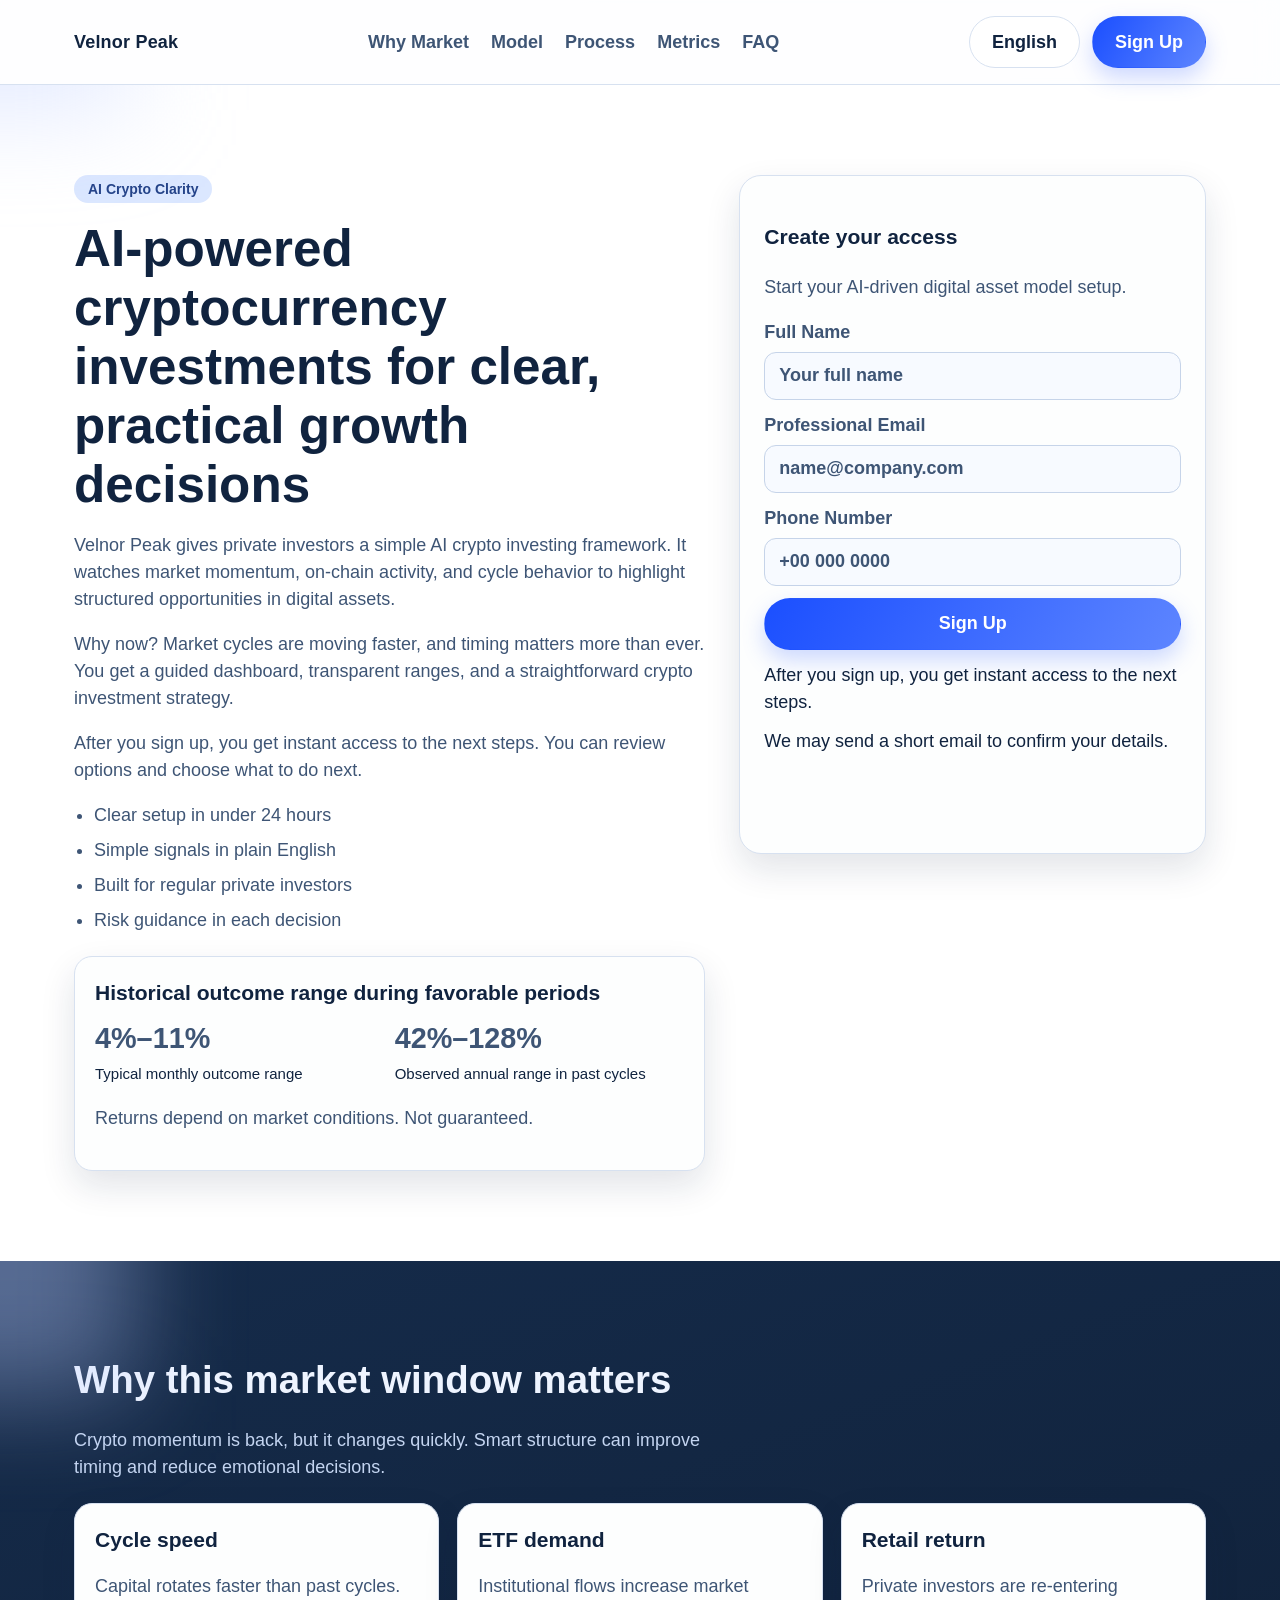
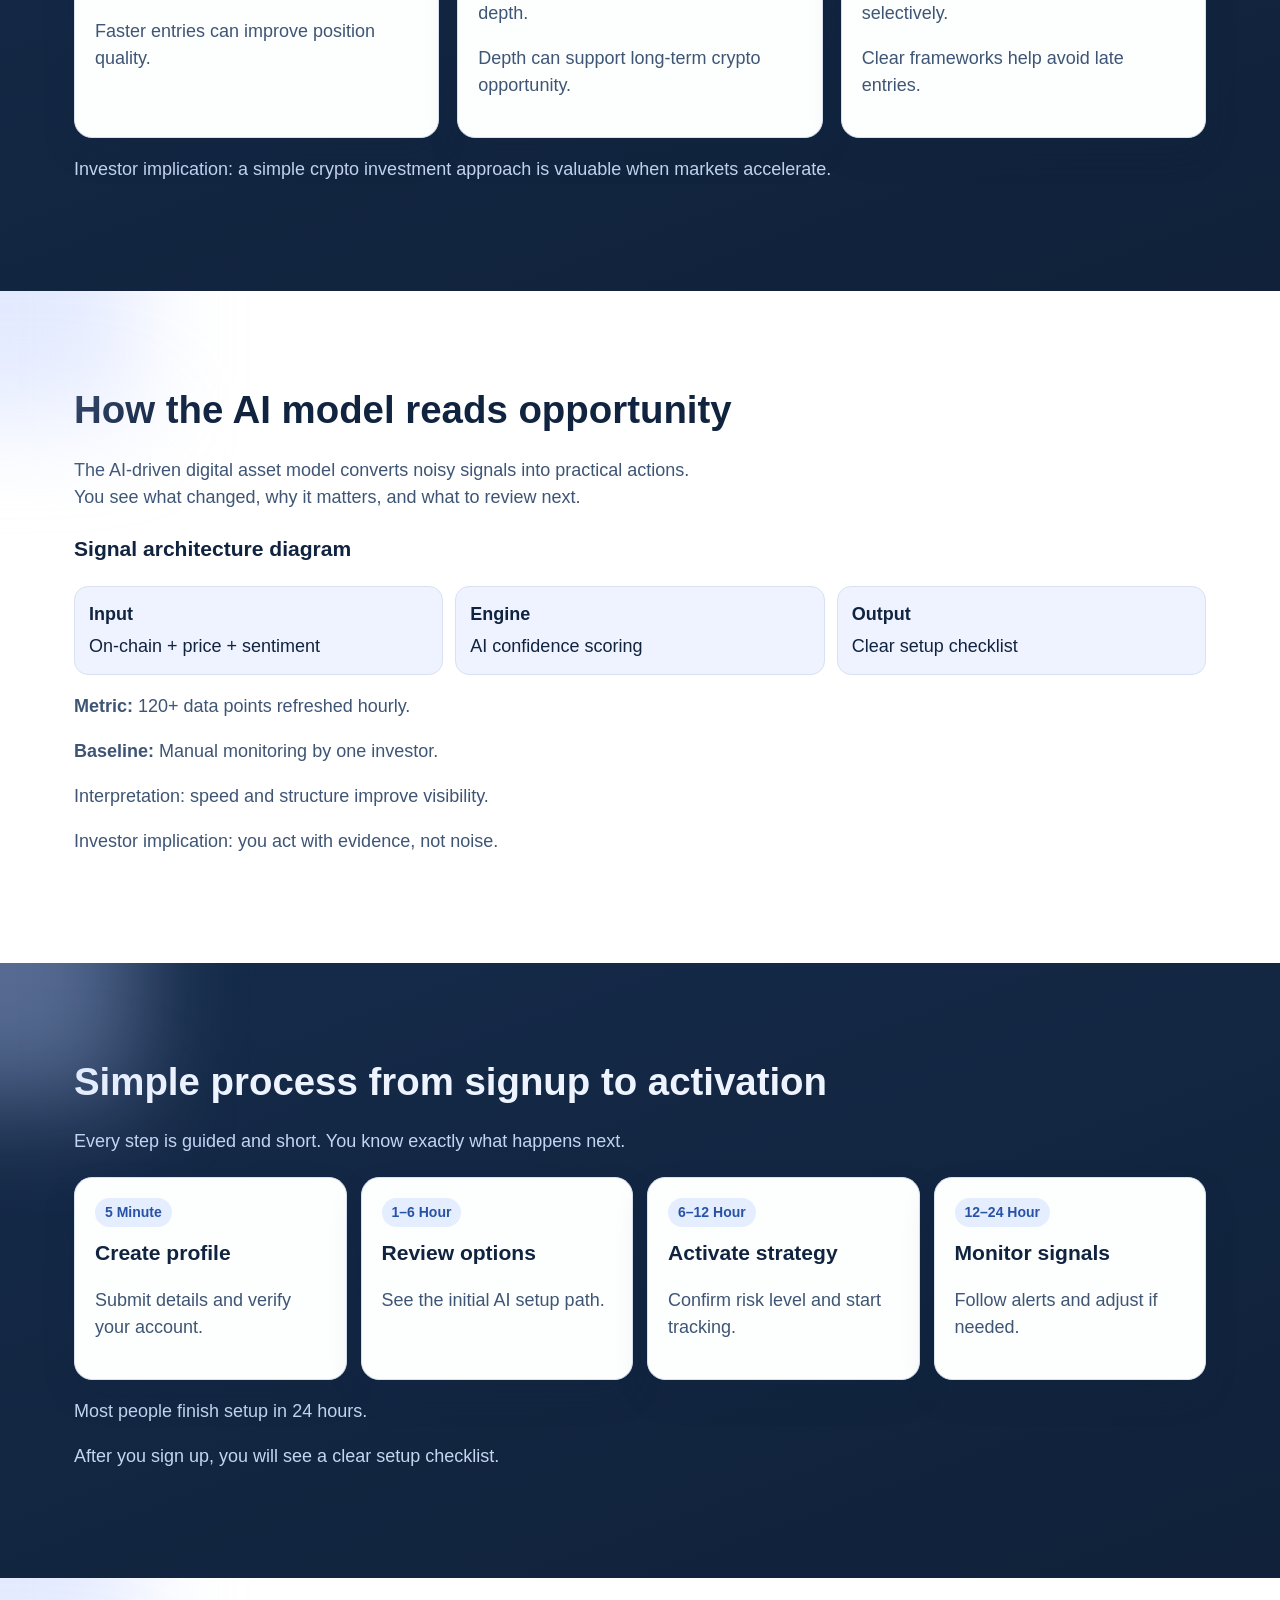
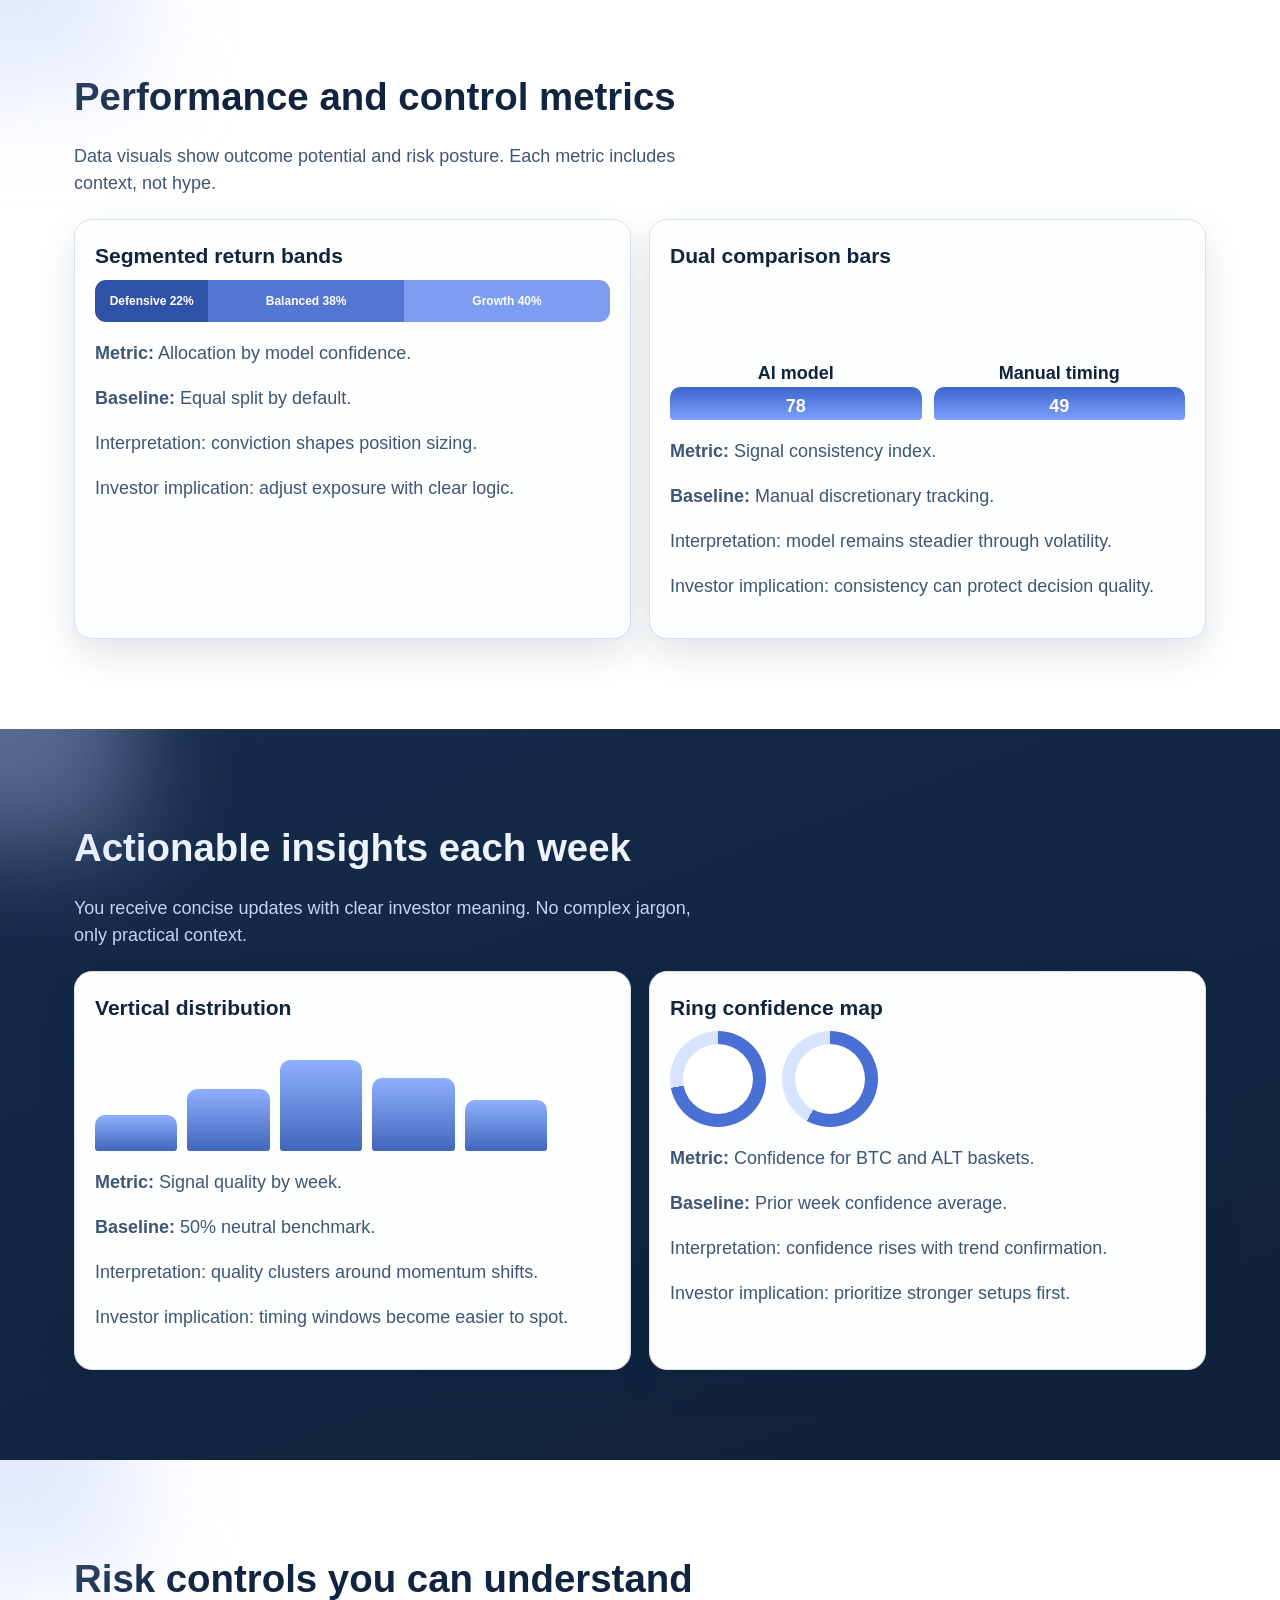
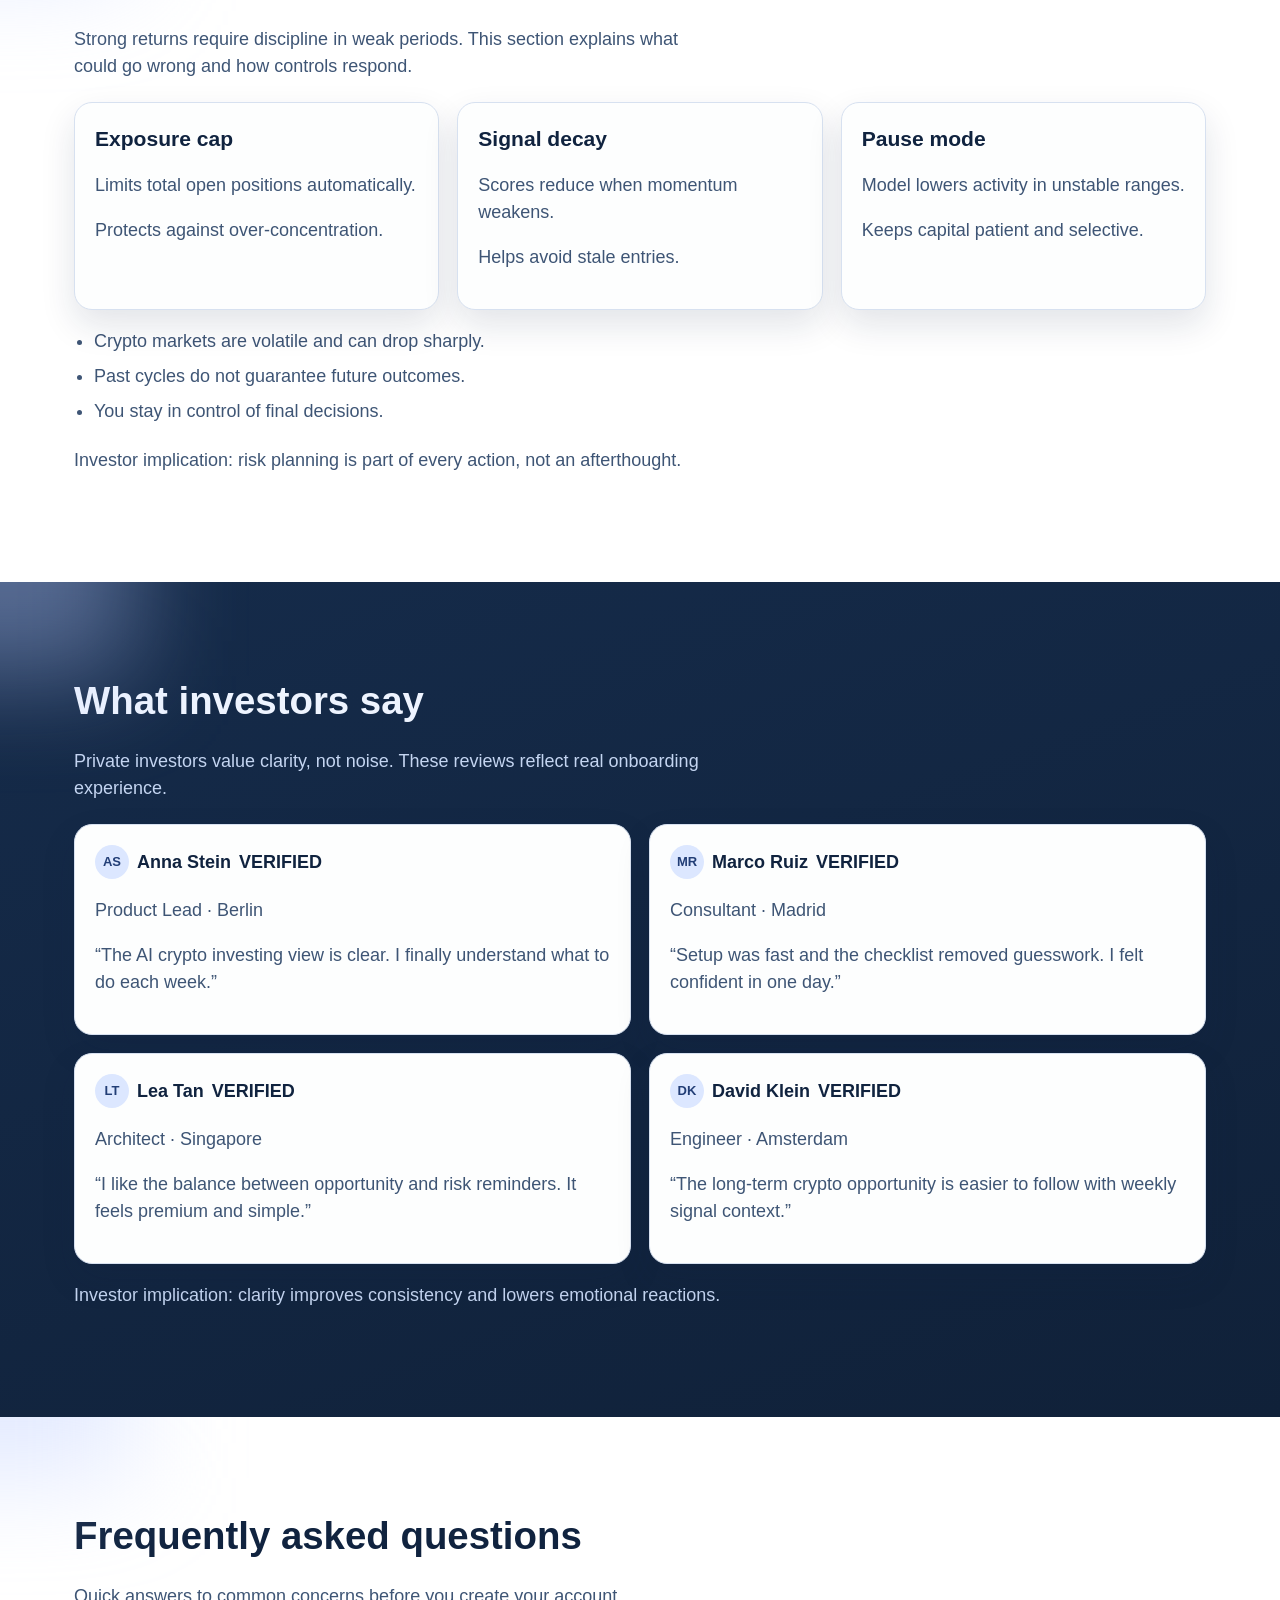
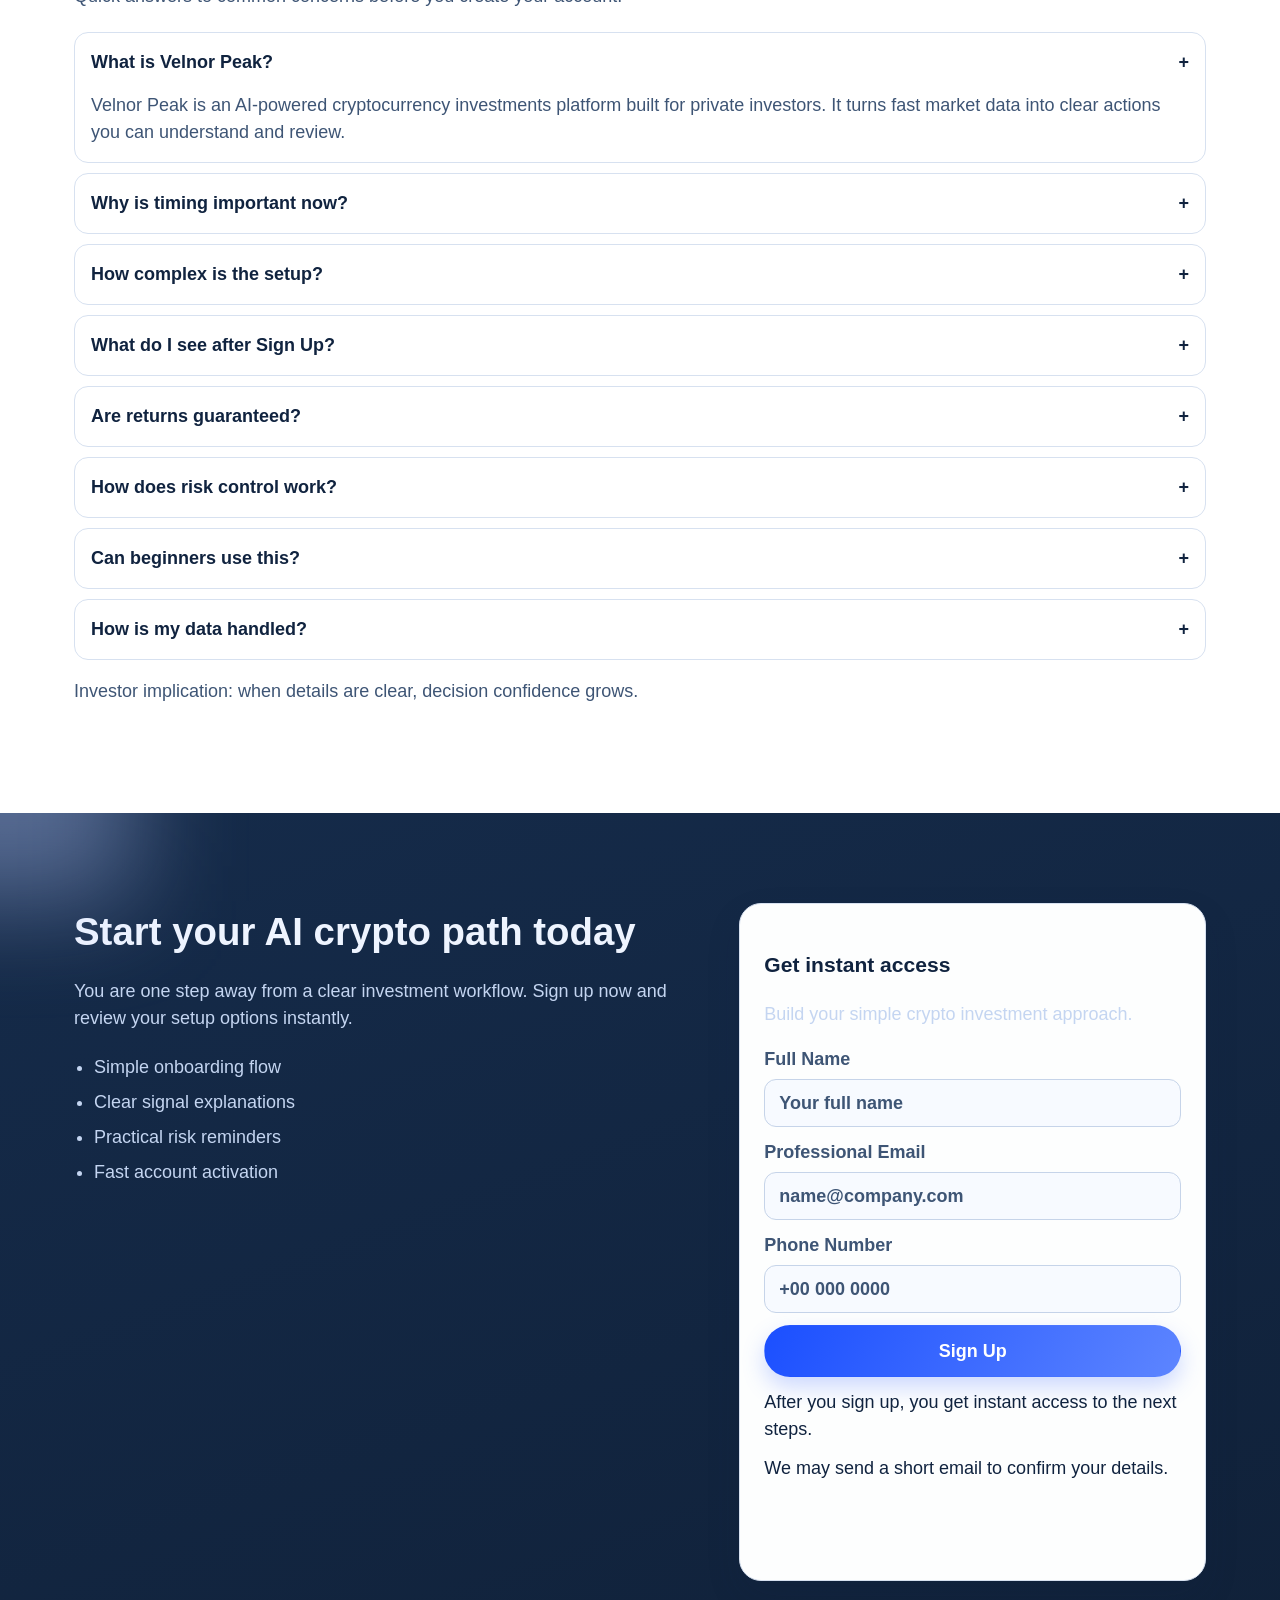
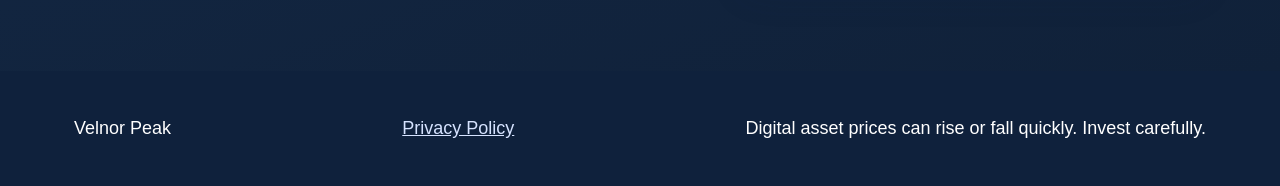
<file: index.html>
<!DOCTYPE html>
<html lang="en">
<head>
    <meta charset="UTF-8" />
    <meta name="viewport" content="width=device-width, initial-scale=1.0" />
    <title>Velnor Peak | AI-Powered Cryptocurrency Investments Global</title>
    <meta name="description" content="Explore Velnor Peak, a premium AI crypto investing experience with clear setup, risk controls, and smart insights for private investors (English route)." />
    <link rel="canonical" href="https://velnorpeak.com/" />
    <link rel="alternate" hreflang="en" href="https://velnorpeak.com/" />
    <link rel="alternate" hreflang="de" href="https://velnorpeak.com/de/" />
    <link rel="alternate" hreflang="fr" href="https://velnorpeak.com/fr/" />
    <link rel="alternate" hreflang="es" href="https://velnorpeak.com/es/" />
    <link rel="alternate" hreflang="it" href="https://velnorpeak.com/it/" />
    <link rel="alternate" hreflang="tr" href="https://velnorpeak.com/tr/" />
    <link rel="alternate" hreflang="pt" href="https://velnorpeak.com/pt/" />
    <link rel="alternate" hreflang="ja" href="https://velnorpeak.com/jp/" />
    <link rel="alternate" hreflang="sk" href="https://velnorpeak.com/sk/" />
    <link rel="alternate" hreflang="nl-BE" href="https://velnorpeak.com/be/" />
    <link rel="alternate" hreflang="x-default" href="https://velnorpeak.com/" />
    <meta property="og:type" content="website" />
    <meta property="og:title" content="Velnor Peak | AI-Powered Cryptocurrency Investments Global" />
    <meta property="og:description" content="Explore Velnor Peak, a premium AI crypto investing experience with clear setup, risk controls, and smart insights for private investors (English route)." />
    <meta property="og:url" content="https://velnorpeak.com/" />
    <meta property="og:site_name" content="Velnor Peak" />
    <meta name="twitter:card" content="summary_large_image" />
    <meta name="twitter:title" content="Velnor Peak | AI-Powered Cryptocurrency Investments Global" />
    <meta name="twitter:description" content="Explore Velnor Peak, a premium AI crypto investing experience with clear setup, risk controls, and smart insights for private investors (English route)." />
    <link rel="stylesheet" href="assets/style.css" />
    <script type="application/ld+json">{"@context":"https://schema.org","@type":"Organization","name":"Velnor Peak","url":"https://velnorpeak.com","logo":"https://velnorpeak.com/assets/img/logo.png","sameAs":[]}</script>
    <script type="application/ld+json">{"@context":"https://schema.org","@type":"WebSite","name":"Velnor Peak","url":"https://velnorpeak.com","potentialAction":{"@type":"SearchAction","target":"https://velnorpeak.com/?q={search_term_string}","query-input":"required name=search_term_string"}}</script>
    <script type="application/ld+json">{"@context":"https://schema.org","@type":"FAQPage","mainEntity":[{"@type":"Question","name":"What is Velnor Peak?","acceptedAnswer":{"@type":"Answer","text":"Velnor Peak is an AI-powered cryptocurrency investments platform built for private investors. It turns fast market data into clear actions you can understand and review."}},{"@type":"Question","name":"Why is timing important now?","acceptedAnswer":{"@type":"Answer","text":"Crypto markets move quickly around policy shifts, ETF demand, and liquidity waves. A faster model can help you react with better structure."}},{"@type":"Question","name":"How complex is the setup?","acceptedAnswer":{"@type":"Answer","text":"Setup is simple. You complete one sign-up form, verify details, and follow a short checklist inside your account."}},{"@type":"Question","name":"What do I see after Sign Up?","acceptedAnswer":{"@type":"Answer","text":"After you sign up, you get instant access to the next steps. You can then review options and choose what to do next."}},{"@type":"Question","name":"Are returns guaranteed?","acceptedAnswer":{"@type":"Answer","text":"No. Returns depend on market conditions. The platform provides data-driven guidance, but outcomes are never guaranteed."}},{"@type":"Question","name":"How does risk control work?","acceptedAnswer":{"@type":"Answer","text":"The model uses position sizing, signal confidence tiers, and exposure limits. This helps reduce emotional and oversized decisions."}},{"@type":"Question","name":"Can beginners use this?","acceptedAnswer":{"@type":"Answer","text":"Yes. The experience is designed for regular private investors with clear language, guided flow, and practical insights."}},{"@type":"Question","name":"How is my data handled?","acceptedAnswer":{"@type":"Answer","text":"Your data is processed with strict security controls and used for platform operation, legal duties, and account safety checks."}}]}</script>
</head>
<body>
    <header class="site-header" id="top">
      <div class="container header-inner">
        <a class="brand" href="index.html">Velnor Peak</a>
        <nav class="main-nav" aria-label="Primary">
          <a href="#why-market">Why Market</a>
          <a href="#model">Model</a>
          <a href="#process">Process</a>
          <a href="#metrics">Metrics</a>
          <a href="#faq">FAQ</a>
        </nav>
        <div class="header-actions">
          <div class="lang-switcher" data-dropdown>
            <button class="active-lang" aria-expanded="false" aria-haspopup="true">English</button>
            <ul class="lang-menu" role="menu">
                  <li><a href="de/index.html"><span class="flag">DE</span> <span>Deutsch</span></a></li>
                  <li><a href="fr/index.html"><span class="flag">FR</span> <span>Français</span></a></li>
                  <li><a href="es/index.html"><span class="flag">ES</span> <span>Español</span></a></li>
                  <li><a href="it/index.html"><span class="flag">IT</span> <span>Italiano</span></a></li>
                  <li><a href="tr/index.html"><span class="flag">TR</span> <span>Türkçe</span></a></li>
                  <li><a href="pt/index.html"><span class="flag">PT</span> <span>Português</span></a></li>
                  <li><a href="jp/index.html"><span class="flag">JP</span> <span>日本語</span></a></li>
                  <li><a href="sk/index.html"><span class="flag">SK</span> <span>Slovak</span></a></li>
                  <li><a href="be/index.html"><span class="flag">BE</span> <span>Nederlands (BE)</span></a></li>
            </ul>
          </div>
          <a class="btn btn-primary" href="#hero-form">Sign Up</a>
          <button class="burger" aria-label="Open menu" aria-controls="mobile-drawer" aria-expanded="false"><span></span><span></span><span></span></button>
        </div>
      </div>
    </header>

    <aside class="mobile-drawer" id="mobile-drawer" aria-hidden="true">
      <div class="drawer-content" role="dialog" aria-modal="true" aria-label="Mobile menu">
        <button class="drawer-close" aria-label="Close menu">×</button>
        <nav class="drawer-nav">
          <a href="#why-market">Why Market</a>
          <a href="#model">Model</a>
          <a href="#process">Process</a>
          <a href="#metrics">Metrics</a>
          <a href="#insights">Insights</a>
          <a href="#risk">Risk</a>
          <a href="#faq">FAQ</a>
        </nav>
        <div class="lang-switcher" data-dropdown>
          <button class="active-lang" aria-expanded="false" aria-haspopup="true">English</button>
          <ul class="lang-menu" role="menu">
                  <li><a href="de/index.html"><span class="flag">DE</span> <span>Deutsch</span></a></li>
                  <li><a href="fr/index.html"><span class="flag">FR</span> <span>Français</span></a></li>
                  <li><a href="es/index.html"><span class="flag">ES</span> <span>Español</span></a></li>
                  <li><a href="it/index.html"><span class="flag">IT</span> <span>Italiano</span></a></li>
                  <li><a href="tr/index.html"><span class="flag">TR</span> <span>Türkçe</span></a></li>
                  <li><a href="pt/index.html"><span class="flag">PT</span> <span>Português</span></a></li>
                  <li><a href="jp/index.html"><span class="flag">JP</span> <span>日本語</span></a></li>
                  <li><a href="sk/index.html"><span class="flag">SK</span> <span>Slovak</span></a></li>
                  <li><a href="be/index.html"><span class="flag">BE</span> <span>Nederlands (BE)</span></a></li>
          </ul>
        </div>
        <a class="btn btn-primary" href="#hero-form">Sign Up</a>
      </div>
    </aside>

    <main>
      <section class="section light hero" id="hero">
        <div class="container hero-grid">
          <div>
            <span class="badge">AI Crypto Clarity</span>
            <h1>AI-powered cryptocurrency investments for clear, practical growth decisions</h1>
            <p>Velnor Peak gives private investors a simple AI crypto investing framework. It watches market momentum, on-chain activity, and cycle behavior to highlight structured opportunities in digital assets.</p>
            <p>Why now? Market cycles are moving faster, and timing matters more than ever. You get a guided dashboard, transparent ranges, and a straightforward crypto investment strategy.</p>
            <p>After you sign up, you get instant access to the next steps. You can review options and choose what to do next.</p>
            <ul class="trust-list">
              <li>Clear setup in under 24 hours</li>
              <li>Simple signals in plain English</li>
              <li>Built for regular private investors</li>
              <li>Risk guidance in each decision</li>
            </ul>
            <div class="performance-panel card reveal">
              <h3>Historical outcome range during favorable periods</h3>
              <div class="metric-split">
                <div><p class="metric">4%–11%</p><small>Typical monthly outcome range</small></div>
                <div><p class="metric">42%–128%</p><small>Observed annual range in past cycles</small></div>
              </div>
              <p class="muted">Returns depend on market conditions. Not guaranteed.</p>
            </div>
          </div>
          <div class="form-card" id="hero-form">
            <h3 class="form-title">Create your access</h3>
            <p class="form-sub">Start your AI-driven digital asset model setup.</p>
            <form class="lead-form">
              <label>Full Name<input type="text" name="name" placeholder="Your full name" required /></label>
              <label>Professional Email<input type="email" name="email" placeholder="name@company.com" required /></label>
              <label>Phone Number<input type="tel" name="phone" placeholder="+00 000 0000" required /></label>
              <button class="btn btn-primary" type="submit">Sign Up</button>
              <small>After you sign up, you get instant access to the next steps.</small>
              <small>We may send a short email to confirm your details.</small>
              <p class="success-message" aria-live="polite"></p>
            </form>
          </div>
        </div>
      </section>

      <section class="section dark" id="why-market">
        <div class="container">
          <h2>Why this market window matters</h2>
          <p class="section-intro">Crypto momentum is back, but it changes quickly. Smart structure can improve timing and reduce emotional decisions.</p>
          <div class="card-grid three reveal-group">
            <article class="card reveal"><h3>Cycle speed</h3><p>Capital rotates faster than past cycles.</p><p class="muted">Faster entries can improve position quality.</p></article>
            <article class="card reveal"><h3>ETF demand</h3><p>Institutional flows increase market depth.</p><p class="muted">Depth can support long-term crypto opportunity.</p></article>
            <article class="card reveal"><h3>Retail return</h3><p>Private investors are re-entering selectively.</p><p class="muted">Clear frameworks help avoid late entries.</p></article>
          </div>
          <p class="implication">Investor implication: a simple crypto investment approach is valuable when markets accelerate.</p>
        </div>
      </section>

      <section class="section light" id="model">
        <div class="container">
          <h2>How the AI model reads opportunity</h2>
          <p class="section-intro">The AI-driven digital asset model converts noisy signals into practical actions. You see what changed, why it matters, and what to review next.</p>
          <div class="visual architecture reveal">
            <h3>Signal architecture diagram</h3>
            <div class="layers">
              <div class="layer"><strong>Input</strong><span>On-chain + price + sentiment</span></div>
              <div class="layer"><strong>Engine</strong><span>AI confidence scoring</span></div>
              <div class="layer"><strong>Output</strong><span>Clear setup checklist</span></div>
            </div>
            <p><b>Metric:</b> 120+ data points refreshed hourly.</p>
            <p><b>Baseline:</b> Manual monitoring by one investor.</p>
            <p class="muted">Interpretation: speed and structure improve visibility.</p>
            <p class="implication">Investor implication: you act with evidence, not noise.</p>
          </div>
        </div>
      </section>

      <section class="section dark" id="process">
        <div class="container">
          <h2>Simple process from signup to activation</h2>
          <p class="section-intro">Every step is guided and short. You know exactly what happens next.</p>
          <div class="timeline four reveal-group">
            <article class="card reveal"><span class="time">5 Minute</span><h3>Create profile</h3><p>Submit details and verify your account.</p></article>
            <article class="card reveal"><span class="time">1–6 Hour</span><h3>Review options</h3><p>See the initial AI setup path.</p></article>
            <article class="card reveal"><span class="time">6–12 Hour</span><h3>Activate strategy</h3><p>Confirm risk level and start tracking.</p></article>
            <article class="card reveal"><span class="time">12–24 Hour</span><h3>Monitor signals</h3><p>Follow alerts and adjust if needed.</p></article>
          </div>
          <p class="implication">Most people finish setup in 24 hours.</p>
          <p class="muted">After you sign up, you will see a clear setup checklist.</p>
        </div>
      </section>

      <section class="section light" id="metrics">
        <div class="container">
          <h2>Performance and control metrics</h2>
          <p class="section-intro">Data visuals show outcome potential and risk posture. Each metric includes context, not hype.</p>
          <div class="visual-grid two">
            <article class="card reveal">
              <h3>Segmented return bands</h3>
              <div class="stacked-bars"><span style="--w:22%">Defensive 22%</span><span style="--w:38%">Balanced 38%</span><span style="--w:40%">Growth 40%</span></div>
              <p><b>Metric:</b> Allocation by model confidence.</p><p><b>Baseline:</b> Equal split by default.</p><p class="muted">Interpretation: conviction shapes position sizing.</p><p class="implication">Investor implication: adjust exposure with clear logic.</p>
            </article>
            <article class="card reveal">
              <h3>Dual comparison bars</h3>
              <div class="dual-bars"><div><label>AI model</label><span style="--h:78%">78</span></div><div><label>Manual timing</label><span style="--h:49%">49</span></div></div>
              <p><b>Metric:</b> Signal consistency index.</p><p><b>Baseline:</b> Manual discretionary tracking.</p><p class="muted">Interpretation: model remains steadier through volatility.</p><p class="implication">Investor implication: consistency can protect decision quality.</p>
            </article>
          </div>
        </div>
      </section>

      <section class="section dark" id="insights">
        <div class="container">
          <h2>Actionable insights each week</h2>
          <p class="section-intro">You receive concise updates with clear investor meaning. No complex jargon, only practical context.</p>
          <div class="visual-grid two">
            <article class="card reveal">
              <h3>Vertical distribution</h3>
              <div class="distribution"><span style="--h:30%"></span><span style="--h:52%"></span><span style="--h:76%"></span><span style="--h:61%"></span><span style="--h:43%"></span></div>
              <p><b>Metric:</b> Signal quality by week.</p><p><b>Baseline:</b> 50% neutral benchmark.</p><p class="muted">Interpretation: quality clusters around momentum shifts.</p><p class="implication">Investor implication: timing windows become easier to spot.</p>
            </article>
            <article class="card reveal">
              <h3>Ring confidence map</h3>
              <div class="rings"><div class="ring" style="--p:72">72%</div><div class="ring" style="--p:58">58%</div></div>
              <p><b>Metric:</b> Confidence for BTC and ALT baskets.</p><p><b>Baseline:</b> Prior week confidence average.</p><p class="muted">Interpretation: confidence rises with trend confirmation.</p><p class="implication">Investor implication: prioritize stronger setups first.</p>
            </article>
          </div>
        </div>
      </section>

      <section class="section light" id="risk">
        <div class="container">
          <h2>Risk controls you can understand</h2>
          <p class="section-intro">Strong returns require discipline in weak periods. This section explains what could go wrong and how controls respond.</p>
          <div class="card-grid three reveal-group">
            <article class="card reveal"><h3>Exposure cap</h3><p>Limits total open positions automatically.</p><p class="muted">Protects against over-concentration.</p></article>
            <article class="card reveal"><h3>Signal decay</h3><p>Scores reduce when momentum weakens.</p><p class="muted">Helps avoid stale entries.</p></article>
            <article class="card reveal"><h3>Pause mode</h3><p>Model lowers activity in unstable ranges.</p><p class="muted">Keeps capital patient and selective.</p></article>
          </div>
          <ul class="bullet-list">
            <li>Crypto markets are volatile and can drop sharply.</li>
            <li>Past cycles do not guarantee future outcomes.</li>
            <li>You stay in control of final decisions.</li>
          </ul>
          <p class="implication">Investor implication: risk planning is part of every action, not an afterthought.</p>
        </div>
      </section>

      <section class="section dark" id="reviews">
        <div class="container">
          <h2>What investors say</h2>
          <p class="section-intro">Private investors value clarity, not noise. These reviews reflect real onboarding experience.</p>
          <div class="card-grid two reviews">
            <article class="card reveal"><p class="review-head"><span class="avatar">AS</span> Anna Stein <b>VERIFIED</b></p><p class="muted">Product Lead · Berlin</p><p>“The AI crypto investing view is clear. I finally understand what to do each week.”</p></article>
            <article class="card reveal"><p class="review-head"><span class="avatar">MR</span> Marco Ruiz <b>VERIFIED</b></p><p class="muted">Consultant · Madrid</p><p>“Setup was fast and the checklist removed guesswork. I felt confident in one day.”</p></article>
            <article class="card reveal"><p class="review-head"><span class="avatar">LT</span> Lea Tan <b>VERIFIED</b></p><p class="muted">Architect · Singapore</p><p>“I like the balance between opportunity and risk reminders. It feels premium and simple.”</p></article>
            <article class="card reveal"><p class="review-head"><span class="avatar">DK</span> David Klein <b>VERIFIED</b></p><p class="muted">Engineer · Amsterdam</p><p>“The long-term crypto opportunity is easier to follow with weekly signal context.”</p></article>
          </div>
          <p class="implication">Investor implication: clarity improves consistency and lowers emotional reactions.</p>
        </div>
      </section>

      <section class="section light" id="faq">
        <div class="container">
          <h2>Frequently asked questions</h2>
          <p class="section-intro">Quick answers to common concerns before you create your account.</p>
          <div class="faq-list reveal-group">
          <div class="faq-item open">
            <button class="faq-question" aria-expanded="true">What is Velnor Peak?<span>+</span></button>
            <div class="faq-answer"><p>Velnor Peak is an AI-powered cryptocurrency investments platform built for private investors. It turns fast market data into clear actions you can understand and review.</p></div>
          </div>
          <div class="faq-item">
            <button class="faq-question" aria-expanded="false">Why is timing important now?<span>+</span></button>
            <div class="faq-answer"><p>Crypto markets move quickly around policy shifts, ETF demand, and liquidity waves. A faster model can help you react with better structure.</p></div>
          </div>
          <div class="faq-item">
            <button class="faq-question" aria-expanded="false">How complex is the setup?<span>+</span></button>
            <div class="faq-answer"><p>Setup is simple. You complete one sign-up form, verify details, and follow a short checklist inside your account.</p></div>
          </div>
          <div class="faq-item">
            <button class="faq-question" aria-expanded="false">What do I see after Sign Up?<span>+</span></button>
            <div class="faq-answer"><p>After you sign up, you get instant access to the next steps. You can then review options and choose what to do next.</p></div>
          </div>
          <div class="faq-item">
            <button class="faq-question" aria-expanded="false">Are returns guaranteed?<span>+</span></button>
            <div class="faq-answer"><p>No. Returns depend on market conditions. The platform provides data-driven guidance, but outcomes are never guaranteed.</p></div>
          </div>
          <div class="faq-item">
            <button class="faq-question" aria-expanded="false">How does risk control work?<span>+</span></button>
            <div class="faq-answer"><p>The model uses position sizing, signal confidence tiers, and exposure limits. This helps reduce emotional and oversized decisions.</p></div>
          </div>
          <div class="faq-item">
            <button class="faq-question" aria-expanded="false">Can beginners use this?<span>+</span></button>
            <div class="faq-answer"><p>Yes. The experience is designed for regular private investors with clear language, guided flow, and practical insights.</p></div>
          </div>
          <div class="faq-item">
            <button class="faq-question" aria-expanded="false">How is my data handled?<span>+</span></button>
            <div class="faq-answer"><p>Your data is processed with strict security controls and used for platform operation, legal duties, and account safety checks.</p></div>
          </div>
          </div>
          <p class="implication">Investor implication: when details are clear, decision confidence grows.</p>
        </div>
      </section>

      <section class="section dark" id="final-cta">
        <div class="container final-grid">
          <div>
            <h2>Start your AI crypto path today</h2>
            <p class="section-intro">You are one step away from a clear investment workflow. Sign up now and review your setup options instantly.</p>
            <ul class="bullet-list">
              <li>Simple onboarding flow</li>
              <li>Clear signal explanations</li>
              <li>Practical risk reminders</li>
              <li>Fast account activation</li>
            </ul>
          </div>
          <div class="form-card">
            <h3 class="form-title">Get instant access</h3>
            <p class="form-sub">Build your simple crypto investment approach.</p>
            <form class="lead-form">
              <label>Full Name<input type="text" name="name" placeholder="Your full name" required /></label>
              <label>Professional Email<input type="email" name="email" placeholder="name@company.com" required /></label>
              <label>Phone Number<input type="tel" name="phone" placeholder="+00 000 0000" required /></label>
              <button class="btn btn-primary" type="submit">Sign Up</button>
              <small>After you sign up, you get instant access to the next steps.</small>
              <small>We may send a short email to confirm your details.</small>
              <p class="success-message" aria-live="polite"></p>
            </form>
          </div>
        </div>
      </section>
    </main>

    <footer class="site-footer">
      <div class="container footer-inner">
        <p>Velnor Peak</p>
        <button class="privacy-link" data-open-privacy>Privacy Policy</button>
        <p class="muted">Digital asset prices can rise or fall quickly. Invest carefully.</p>
      </div>
    </footer>

    <div class="privacy-modal" aria-hidden="true" role="dialog" aria-modal="true" aria-label="Privacy Policy">
      <div class="privacy-panel">
        <button class="privacy-close-top" data-close-privacy aria-label="Close privacy modal">×</button>
        <h2>Privacy Policy</h2>
        <div class="privacy-body">
          <h3>Introduction</h3><p>This policy explains how Velnor Peak collects, uses, and protects personal information when you use our website and sign-up forms.</p>
          <h3>Data collection</h3><p>We collect full name, professional email, phone number, technical device data, and usage activity needed to provide secure account access.</p>
          <h3>Legal basis</h3><p>Processing is based on consent, contract preparation, legitimate interests for security, and legal obligations where required.</p>
          <h3>Cookies</h3><p>Cookies support session continuity, analytics, and interface quality. You can manage cookie preferences in your browser settings.</p>
          <h3>Retention</h3><p>We keep data only for as long as needed for account operation, fraud prevention, legal duties, and dispute management.</p>
          <h3>Third-party sharing</h3><p>We may share limited data with hosting, analytics, security, and verification providers under strict contractual safeguards.</p>
          <h3>Security</h3><p>We use encryption in transit, restricted access controls, monitoring systems, and regular internal reviews to protect your information.</p>
          <h3>User rights</h3><p>You may request access, correction, deletion, restriction, portability, or objection depending on applicable privacy laws.</p>
          <h3>International transfers</h3><p>When data crosses borders, we apply approved transfer safeguards and contractual protections.</p>
          <h3>Industry risk disclosure</h3><p>Digital assets are volatile. Platform insights support decisions, but do not guarantee outcomes or remove market risk.</p>
          <h3>Contact</h3><p>For privacy requests, contact privacy@velnorpeak.com. We respond as quickly as possible according to legal timelines.</p>
        </div>
        <div class="privacy-actions">
          <button class="btn" data-close-privacy>Close</button>
        </div>
      </div>
    </div>

    <script defer src="assets/app.js"></script>
</body>
</html>
</file>
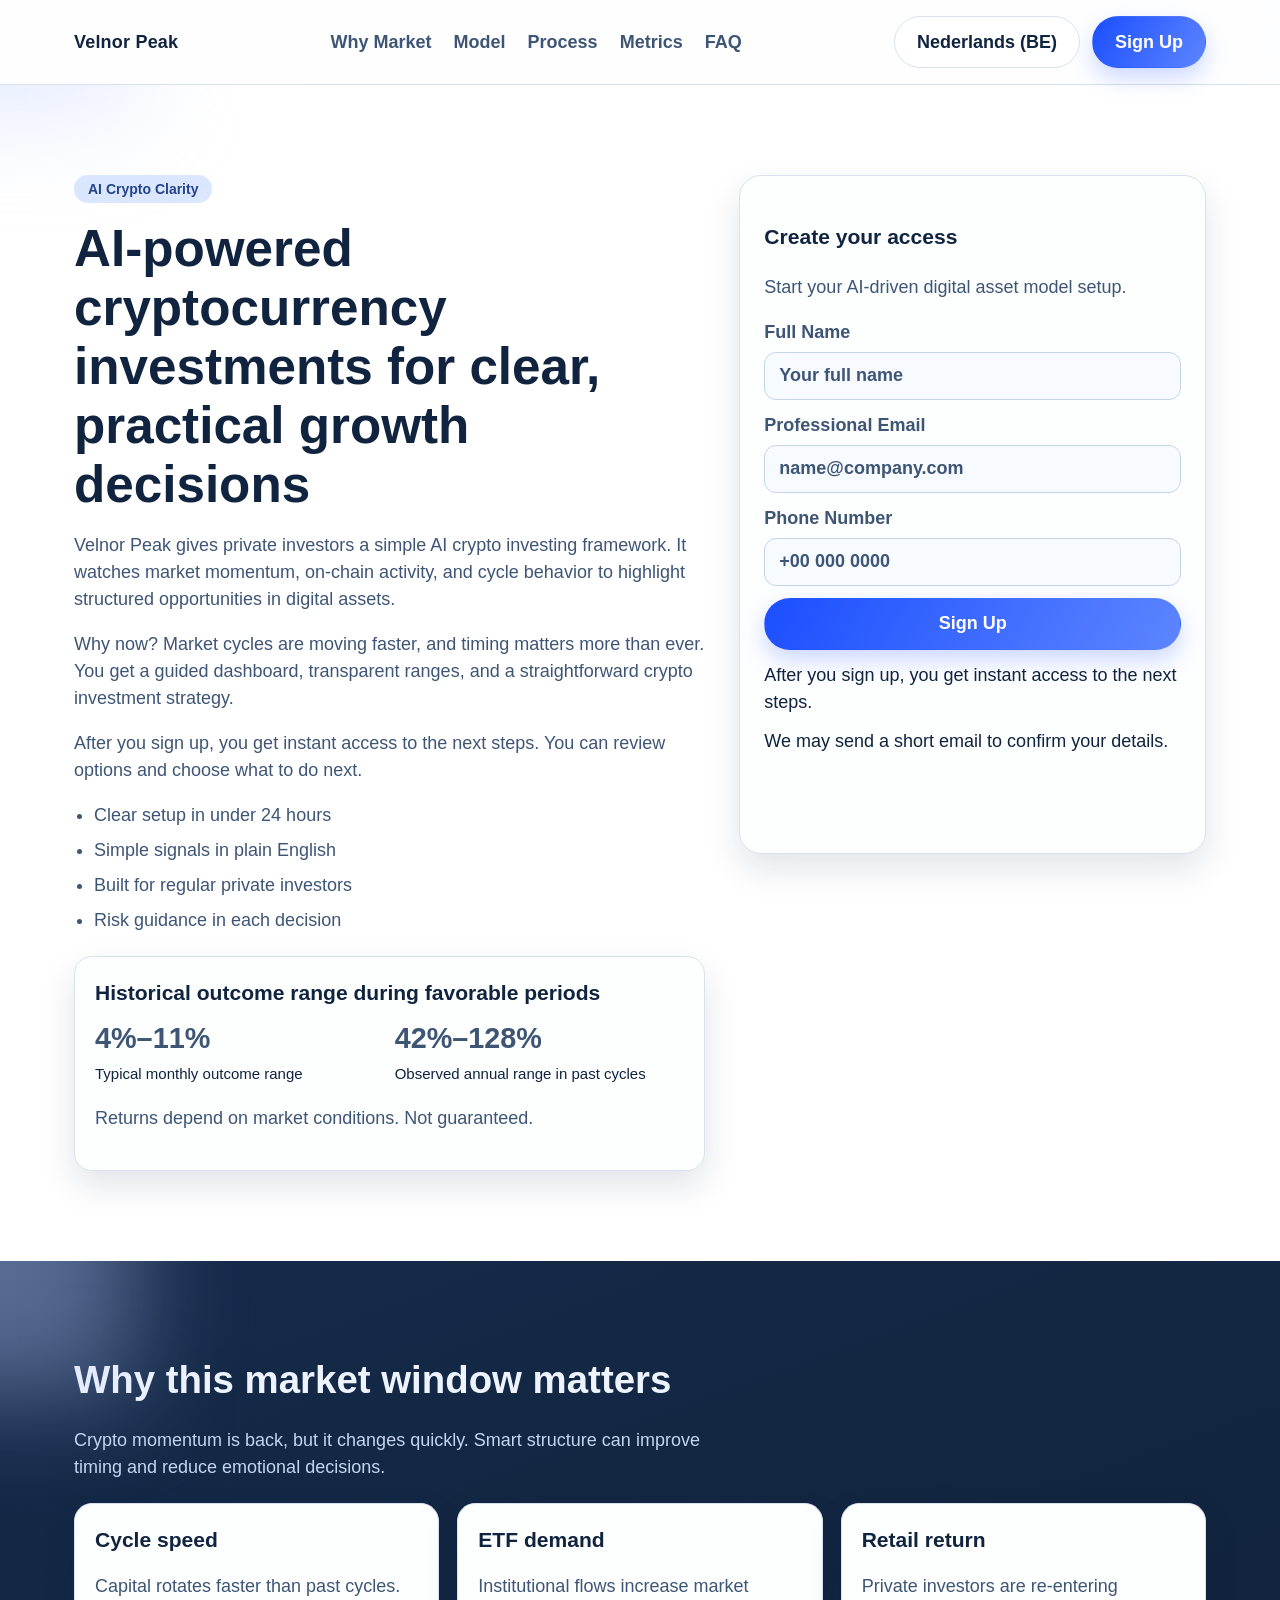
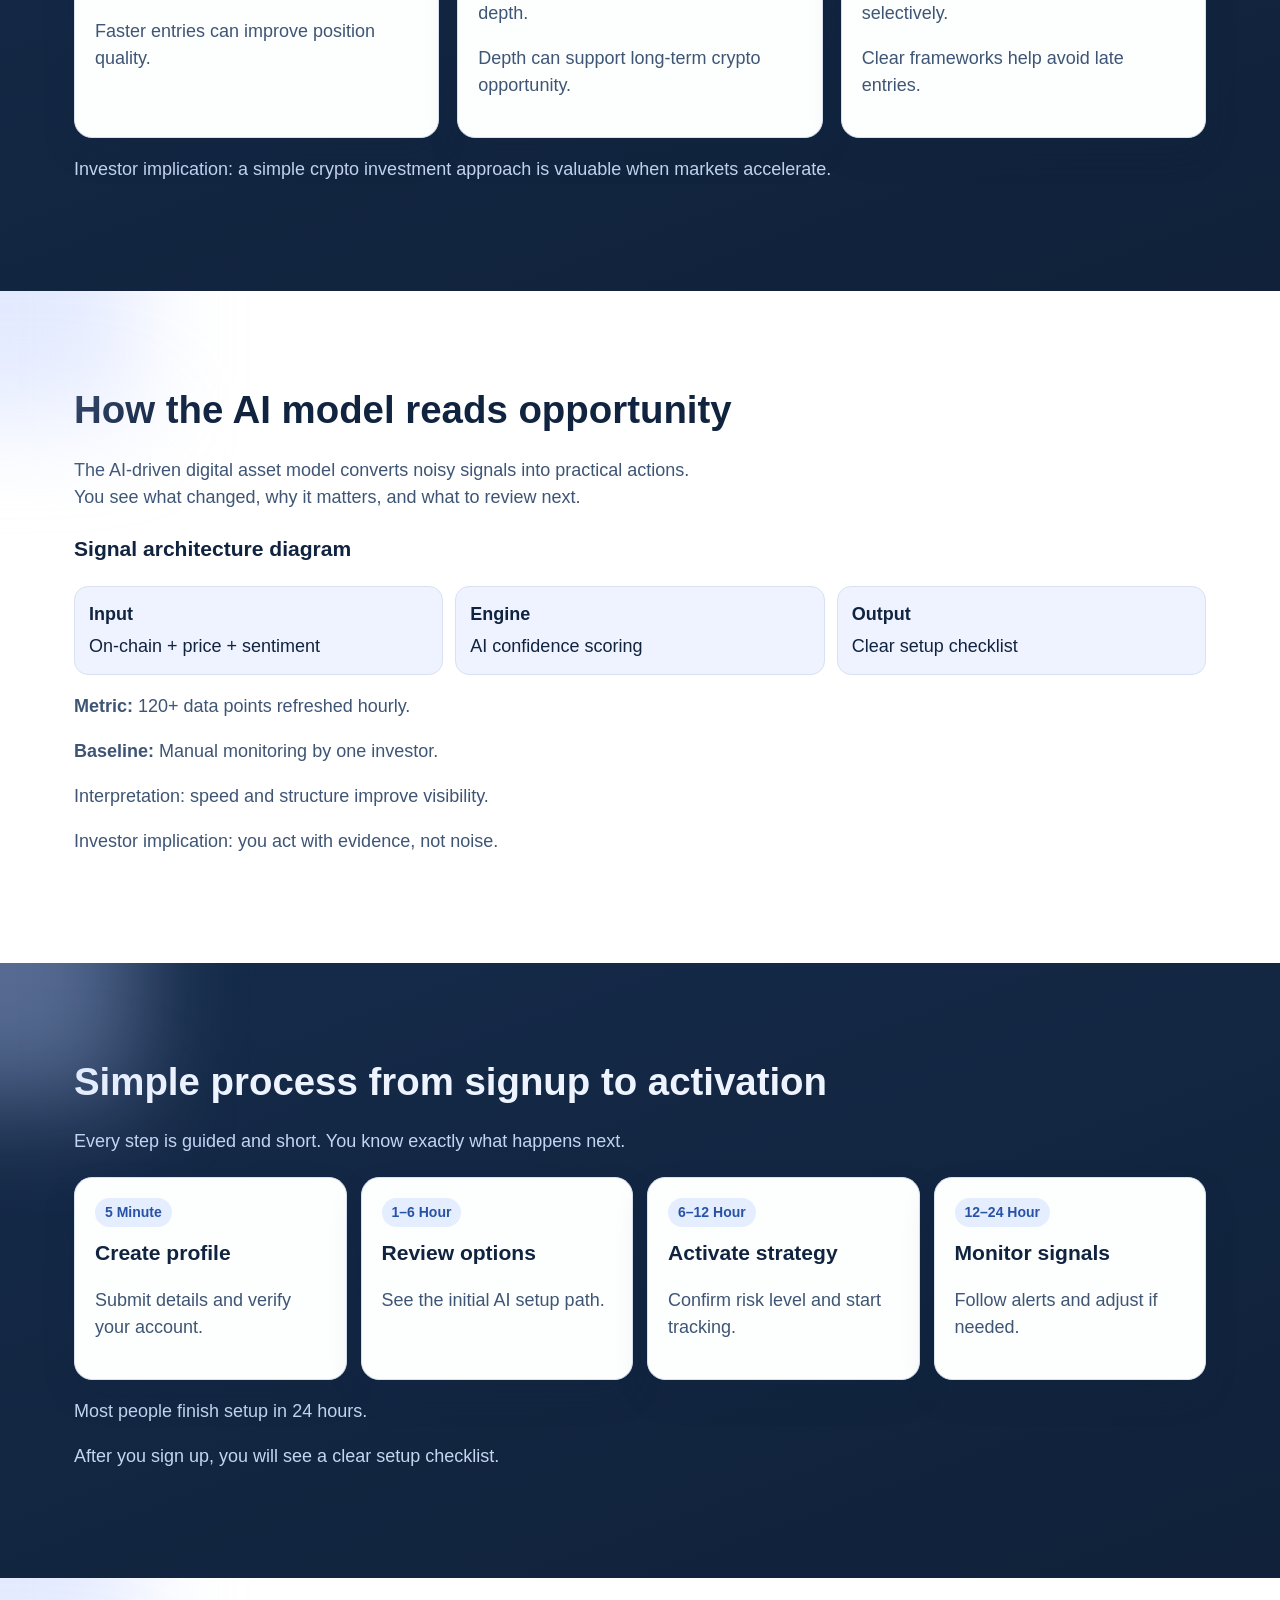
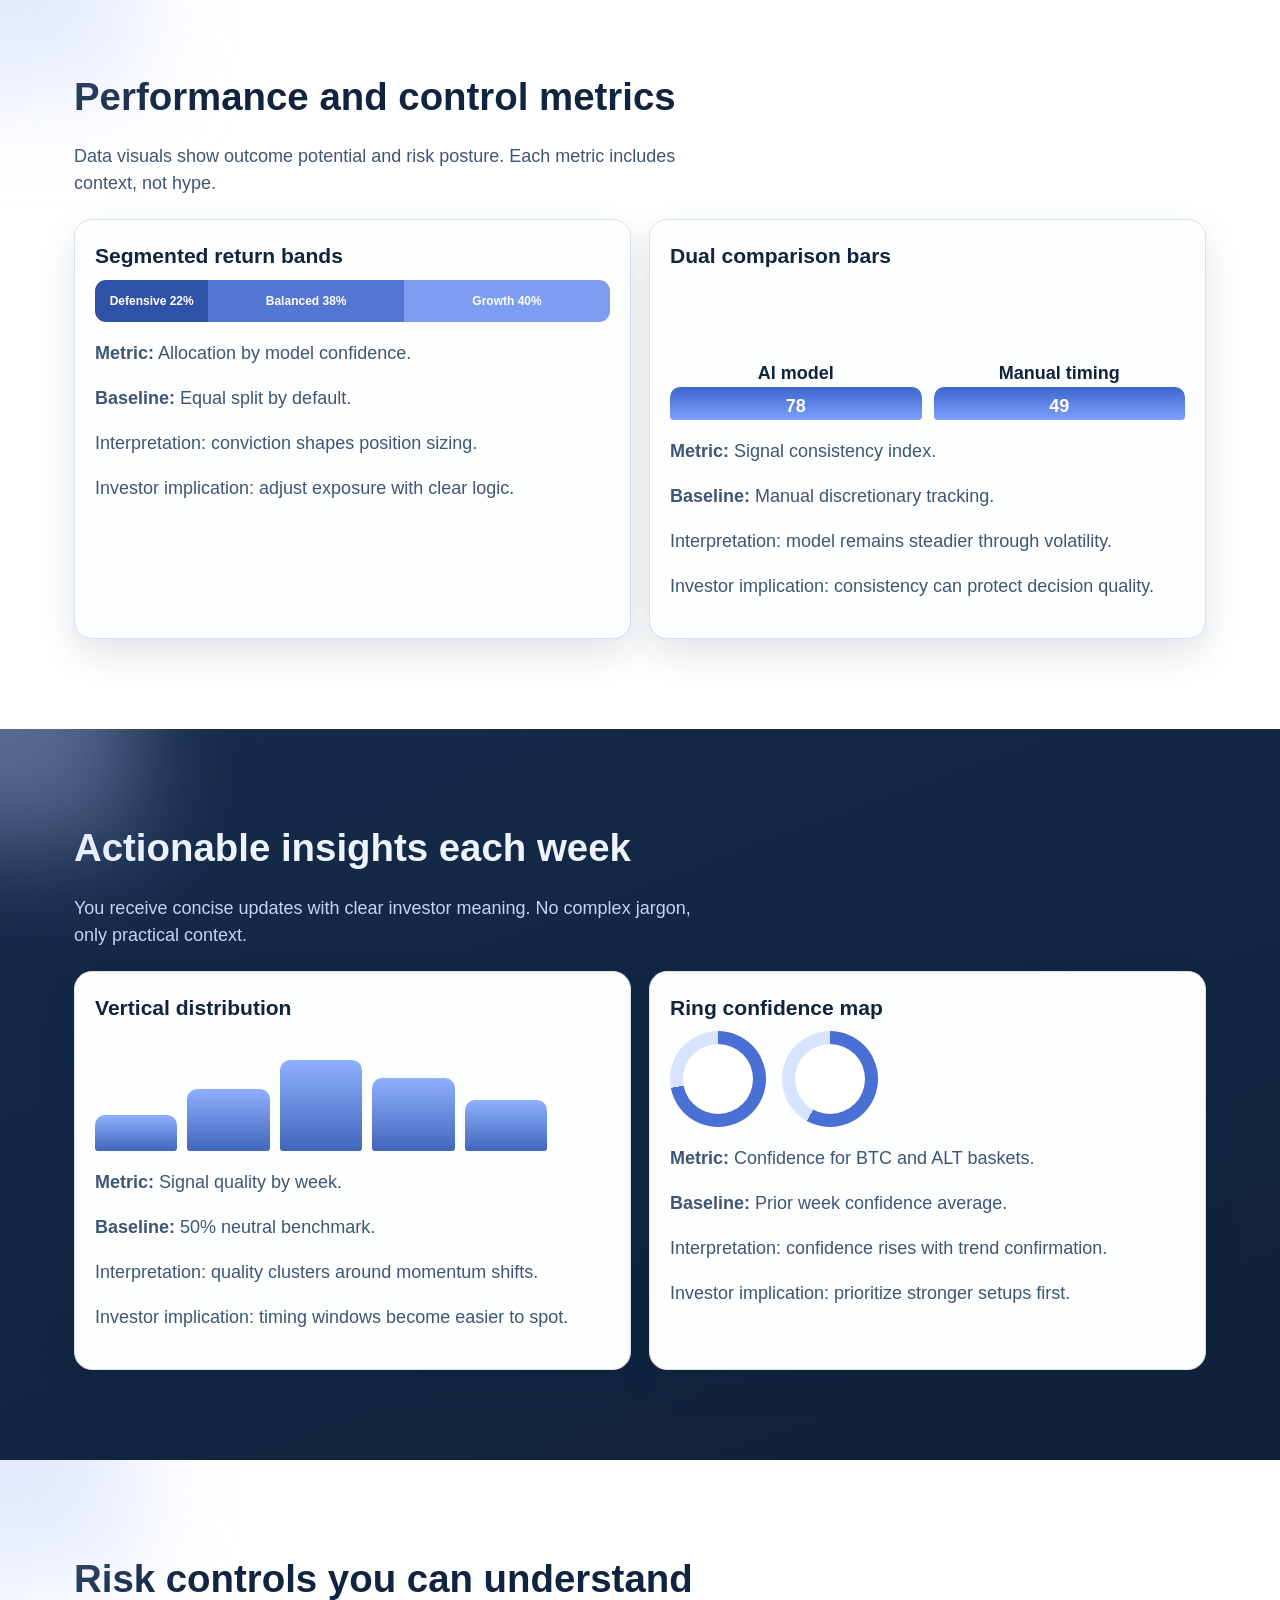
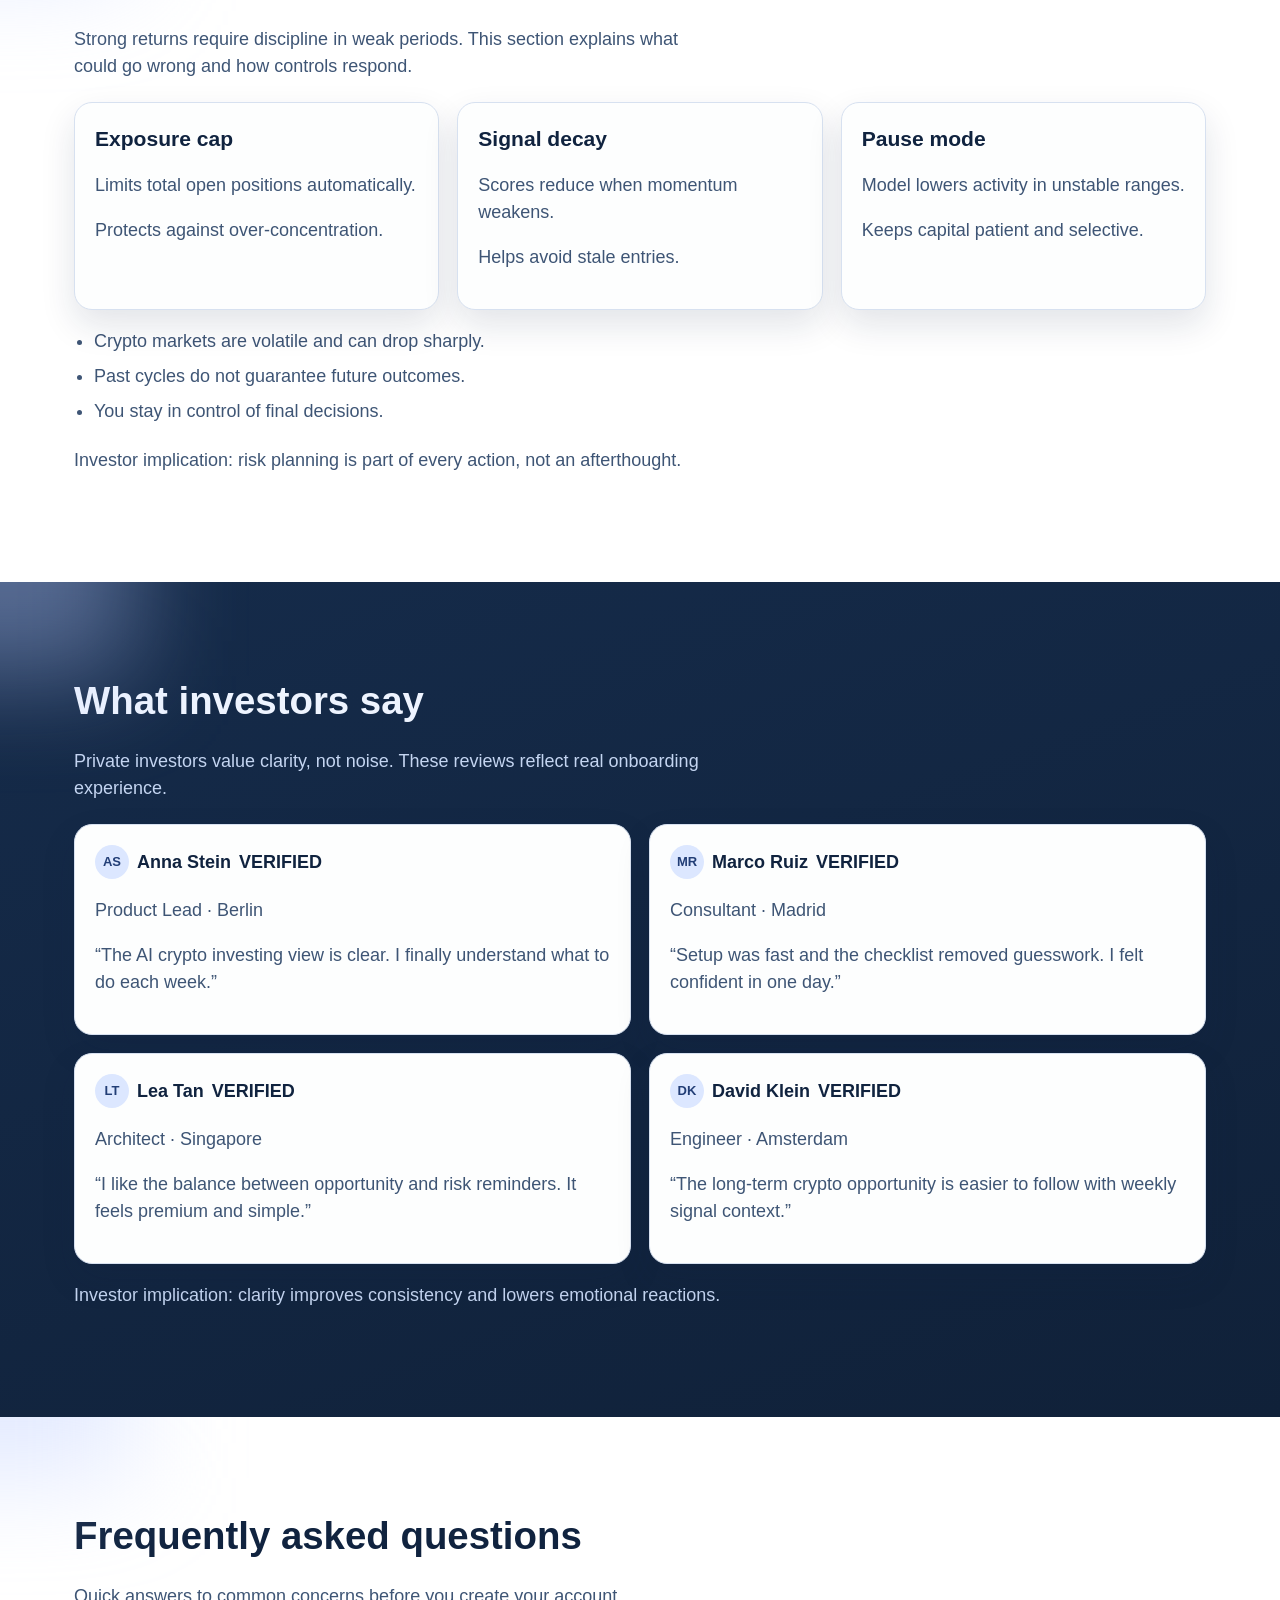
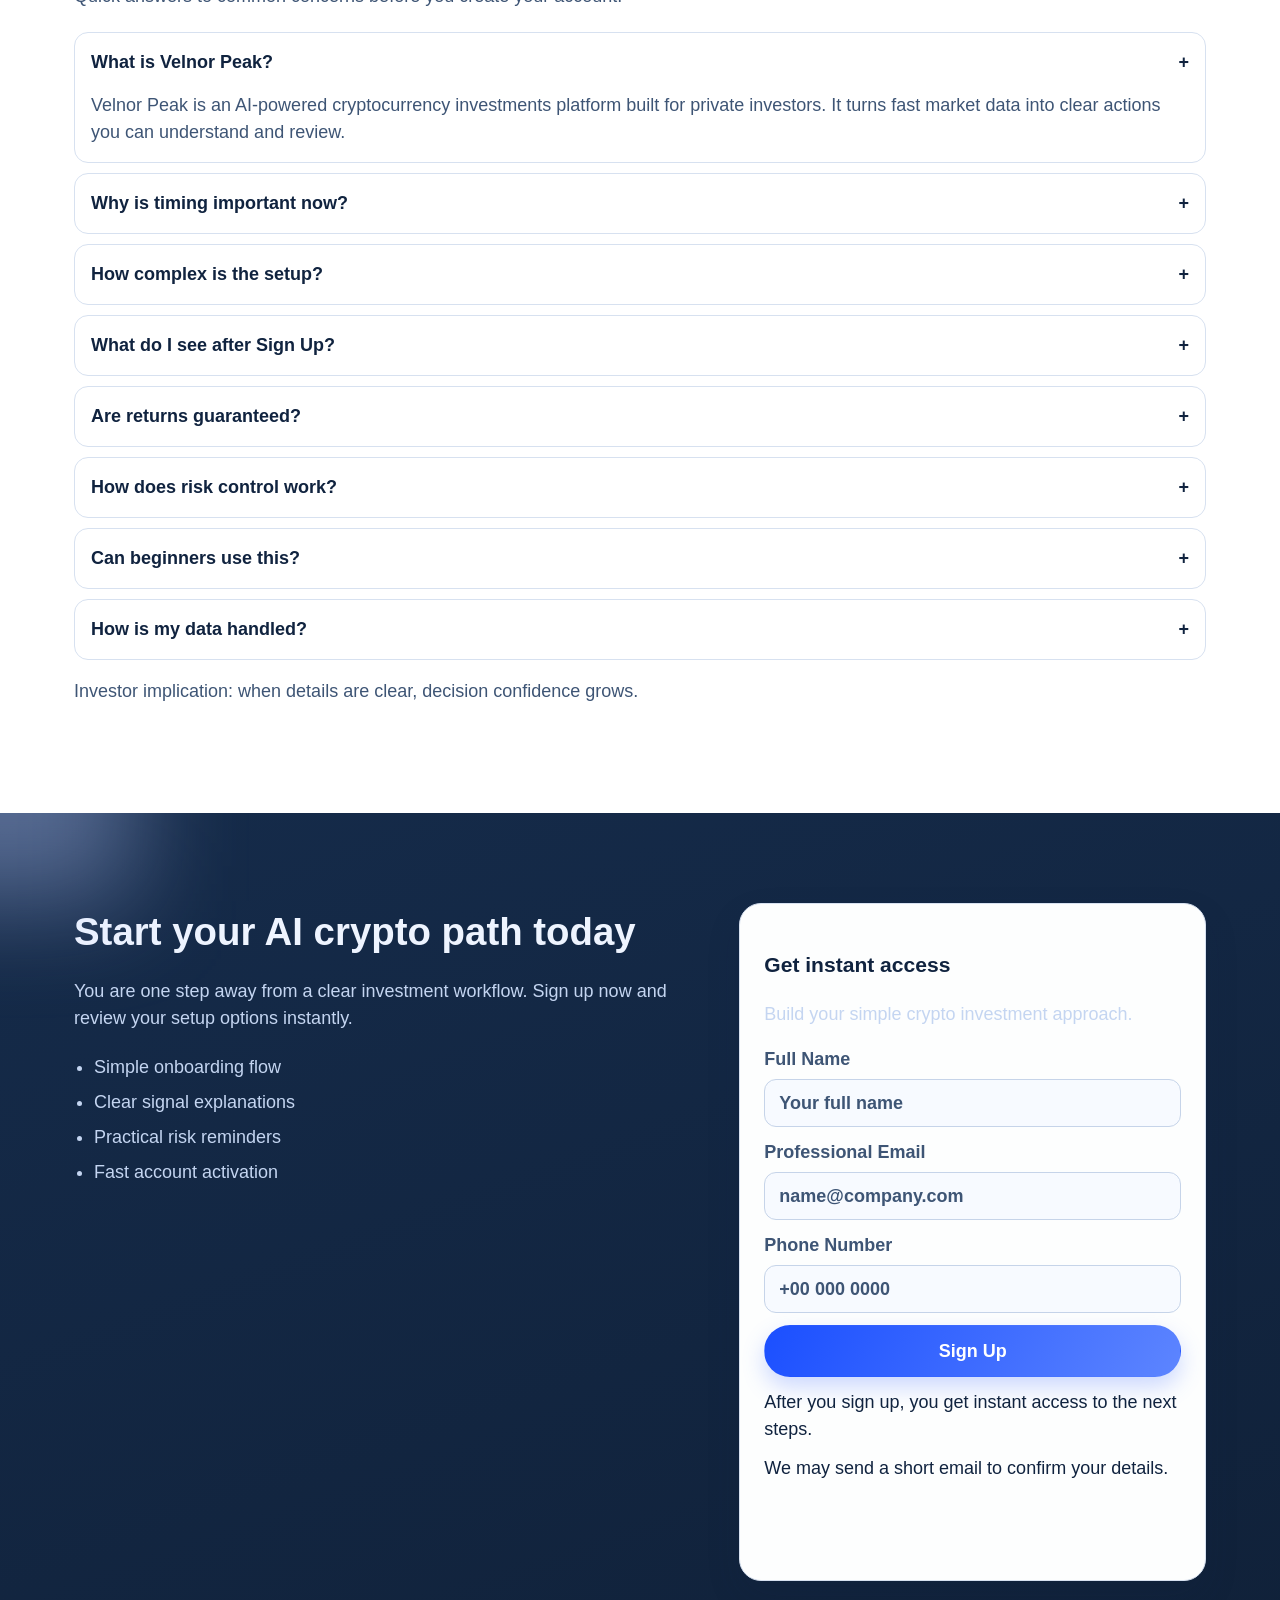
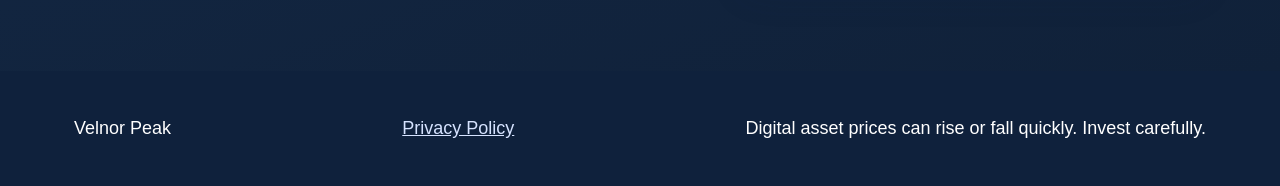
<file: be/index.html>
<!DOCTYPE html>
<html lang="en">
<head>
    <meta charset="UTF-8" />
    <meta name="viewport" content="width=device-width, initial-scale=1.0" />
    <title>Velnor Peak | AI-Powered Cryptocurrency Investments Nederlands (BE)</title>
    <meta name="description" content="Explore Velnor Peak, a premium AI crypto investing experience with clear setup, risk controls, and smart insights for private investors (Nederlands (BE) route)." />
    <link rel="canonical" href="https://velnorpeak.com/be/" />
    <link rel="alternate" hreflang="en" href="https://velnorpeak.com/" />
    <link rel="alternate" hreflang="de" href="https://velnorpeak.com/de/" />
    <link rel="alternate" hreflang="fr" href="https://velnorpeak.com/fr/" />
    <link rel="alternate" hreflang="es" href="https://velnorpeak.com/es/" />
    <link rel="alternate" hreflang="it" href="https://velnorpeak.com/it/" />
    <link rel="alternate" hreflang="tr" href="https://velnorpeak.com/tr/" />
    <link rel="alternate" hreflang="pt" href="https://velnorpeak.com/pt/" />
    <link rel="alternate" hreflang="ja" href="https://velnorpeak.com/jp/" />
    <link rel="alternate" hreflang="sk" href="https://velnorpeak.com/sk/" />
    <link rel="alternate" hreflang="nl-BE" href="https://velnorpeak.com/be/" />
    <link rel="alternate" hreflang="x-default" href="https://velnorpeak.com/" />
    <meta property="og:type" content="website" />
    <meta property="og:title" content="Velnor Peak | AI-Powered Cryptocurrency Investments Nederlands (BE)" />
    <meta property="og:description" content="Explore Velnor Peak, a premium AI crypto investing experience with clear setup, risk controls, and smart insights for private investors (Nederlands (BE) route)." />
    <meta property="og:url" content="https://velnorpeak.com/be/" />
    <meta property="og:site_name" content="Velnor Peak" />
    <meta name="twitter:card" content="summary_large_image" />
    <meta name="twitter:title" content="Velnor Peak | AI-Powered Cryptocurrency Investments Nederlands (BE)" />
    <meta name="twitter:description" content="Explore Velnor Peak, a premium AI crypto investing experience with clear setup, risk controls, and smart insights for private investors (Nederlands (BE) route)." />
    <link rel="stylesheet" href="../assets/style.css" />
    <script type="application/ld+json">{"@context":"https://schema.org","@type":"Organization","name":"Velnor Peak","url":"https://velnorpeak.com","logo":"https://velnorpeak.com/assets/img/logo.png","sameAs":[]}</script>
    <script type="application/ld+json">{"@context":"https://schema.org","@type":"WebSite","name":"Velnor Peak","url":"https://velnorpeak.com","potentialAction":{"@type":"SearchAction","target":"https://velnorpeak.com/?q={search_term_string}","query-input":"required name=search_term_string"}}</script>
    <script type="application/ld+json">{"@context":"https://schema.org","@type":"FAQPage","mainEntity":[{"@type":"Question","name":"What is Velnor Peak?","acceptedAnswer":{"@type":"Answer","text":"Velnor Peak is an AI-powered cryptocurrency investments platform built for private investors. It turns fast market data into clear actions you can understand and review."}},{"@type":"Question","name":"Why is timing important now?","acceptedAnswer":{"@type":"Answer","text":"Crypto markets move quickly around policy shifts, ETF demand, and liquidity waves. A faster model can help you react with better structure."}},{"@type":"Question","name":"How complex is the setup?","acceptedAnswer":{"@type":"Answer","text":"Setup is simple. You complete one sign-up form, verify details, and follow a short checklist inside your account."}},{"@type":"Question","name":"What do I see after Sign Up?","acceptedAnswer":{"@type":"Answer","text":"After you sign up, you get instant access to the next steps. You can then review options and choose what to do next."}},{"@type":"Question","name":"Are returns guaranteed?","acceptedAnswer":{"@type":"Answer","text":"No. Returns depend on market conditions. The platform provides data-driven guidance, but outcomes are never guaranteed."}},{"@type":"Question","name":"How does risk control work?","acceptedAnswer":{"@type":"Answer","text":"The model uses position sizing, signal confidence tiers, and exposure limits. This helps reduce emotional and oversized decisions."}},{"@type":"Question","name":"Can beginners use this?","acceptedAnswer":{"@type":"Answer","text":"Yes. The experience is designed for regular private investors with clear language, guided flow, and practical insights."}},{"@type":"Question","name":"How is my data handled?","acceptedAnswer":{"@type":"Answer","text":"Your data is processed with strict security controls and used for platform operation, legal duties, and account safety checks."}}]}</script>
</head>
<body>
    <header class="site-header" id="top">
      <div class="container header-inner">
        <a class="brand" href="../index.html">Velnor Peak</a>
        <nav class="main-nav" aria-label="Primary">
          <a href="#why-market">Why Market</a>
          <a href="#model">Model</a>
          <a href="#process">Process</a>
          <a href="#metrics">Metrics</a>
          <a href="#faq">FAQ</a>
        </nav>
        <div class="header-actions">
          <div class="lang-switcher" data-dropdown>
            <button class="active-lang" aria-expanded="false" aria-haspopup="true">Nederlands (BE)</button>
            <ul class="lang-menu" role="menu">
                  <li><a href="../index.html"><span class="flag">GB</span> <span>English</span></a></li>
                  <li><a href="../de/index.html"><span class="flag">DE</span> <span>Deutsch</span></a></li>
                  <li><a href="../fr/index.html"><span class="flag">FR</span> <span>Français</span></a></li>
                  <li><a href="../es/index.html"><span class="flag">ES</span> <span>Español</span></a></li>
                  <li><a href="../it/index.html"><span class="flag">IT</span> <span>Italiano</span></a></li>
                  <li><a href="../tr/index.html"><span class="flag">TR</span> <span>Türkçe</span></a></li>
                  <li><a href="../pt/index.html"><span class="flag">PT</span> <span>Português</span></a></li>
                  <li><a href="../jp/index.html"><span class="flag">JP</span> <span>日本語</span></a></li>
                  <li><a href="../sk/index.html"><span class="flag">SK</span> <span>Slovak</span></a></li>
            </ul>
          </div>
          <a class="btn btn-primary" href="#hero-form">Sign Up</a>
          <button class="burger" aria-label="Open menu" aria-controls="mobile-drawer" aria-expanded="false"><span></span><span></span><span></span></button>
        </div>
      </div>
    </header>

    <aside class="mobile-drawer" id="mobile-drawer" aria-hidden="true">
      <div class="drawer-content" role="dialog" aria-modal="true" aria-label="Mobile menu">
        <button class="drawer-close" aria-label="Close menu">×</button>
        <nav class="drawer-nav">
          <a href="#why-market">Why Market</a>
          <a href="#model">Model</a>
          <a href="#process">Process</a>
          <a href="#metrics">Metrics</a>
          <a href="#insights">Insights</a>
          <a href="#risk">Risk</a>
          <a href="#faq">FAQ</a>
        </nav>
        <div class="lang-switcher" data-dropdown>
          <button class="active-lang" aria-expanded="false" aria-haspopup="true">Nederlands (BE)</button>
          <ul class="lang-menu" role="menu">
                  <li><a href="../index.html"><span class="flag">GB</span> <span>English</span></a></li>
                  <li><a href="../de/index.html"><span class="flag">DE</span> <span>Deutsch</span></a></li>
                  <li><a href="../fr/index.html"><span class="flag">FR</span> <span>Français</span></a></li>
                  <li><a href="../es/index.html"><span class="flag">ES</span> <span>Español</span></a></li>
                  <li><a href="../it/index.html"><span class="flag">IT</span> <span>Italiano</span></a></li>
                  <li><a href="../tr/index.html"><span class="flag">TR</span> <span>Türkçe</span></a></li>
                  <li><a href="../pt/index.html"><span class="flag">PT</span> <span>Português</span></a></li>
                  <li><a href="../jp/index.html"><span class="flag">JP</span> <span>日本語</span></a></li>
                  <li><a href="../sk/index.html"><span class="flag">SK</span> <span>Slovak</span></a></li>
          </ul>
        </div>
        <a class="btn btn-primary" href="#hero-form">Sign Up</a>
      </div>
    </aside>

    <main>
      <section class="section light hero" id="hero">
        <div class="container hero-grid">
          <div>
            <span class="badge">AI Crypto Clarity</span>
            <h1>AI-powered cryptocurrency investments for clear, practical growth decisions</h1>
            <p>Velnor Peak gives private investors a simple AI crypto investing framework. It watches market momentum, on-chain activity, and cycle behavior to highlight structured opportunities in digital assets.</p>
            <p>Why now? Market cycles are moving faster, and timing matters more than ever. You get a guided dashboard, transparent ranges, and a straightforward crypto investment strategy.</p>
            <p>After you sign up, you get instant access to the next steps. You can review options and choose what to do next.</p>
            <ul class="trust-list">
              <li>Clear setup in under 24 hours</li>
              <li>Simple signals in plain English</li>
              <li>Built for regular private investors</li>
              <li>Risk guidance in each decision</li>
            </ul>
            <div class="performance-panel card reveal">
              <h3>Historical outcome range during favorable periods</h3>
              <div class="metric-split">
                <div><p class="metric">4%–11%</p><small>Typical monthly outcome range</small></div>
                <div><p class="metric">42%–128%</p><small>Observed annual range in past cycles</small></div>
              </div>
              <p class="muted">Returns depend on market conditions. Not guaranteed.</p>
            </div>
          </div>
          <div class="form-card" id="hero-form">
            <h3 class="form-title">Create your access</h3>
            <p class="form-sub">Start your AI-driven digital asset model setup.</p>
            <form class="lead-form">
              <label>Full Name<input type="text" name="name" placeholder="Your full name" required /></label>
              <label>Professional Email<input type="email" name="email" placeholder="name@company.com" required /></label>
              <label>Phone Number<input type="tel" name="phone" placeholder="+00 000 0000" required /></label>
              <button class="btn btn-primary" type="submit">Sign Up</button>
              <small>After you sign up, you get instant access to the next steps.</small>
              <small>We may send a short email to confirm your details.</small>
              <p class="success-message" aria-live="polite"></p>
            </form>
          </div>
        </div>
      </section>

      <section class="section dark" id="why-market">
        <div class="container">
          <h2>Why this market window matters</h2>
          <p class="section-intro">Crypto momentum is back, but it changes quickly. Smart structure can improve timing and reduce emotional decisions.</p>
          <div class="card-grid three reveal-group">
            <article class="card reveal"><h3>Cycle speed</h3><p>Capital rotates faster than past cycles.</p><p class="muted">Faster entries can improve position quality.</p></article>
            <article class="card reveal"><h3>ETF demand</h3><p>Institutional flows increase market depth.</p><p class="muted">Depth can support long-term crypto opportunity.</p></article>
            <article class="card reveal"><h3>Retail return</h3><p>Private investors are re-entering selectively.</p><p class="muted">Clear frameworks help avoid late entries.</p></article>
          </div>
          <p class="implication">Investor implication: a simple crypto investment approach is valuable when markets accelerate.</p>
        </div>
      </section>

      <section class="section light" id="model">
        <div class="container">
          <h2>How the AI model reads opportunity</h2>
          <p class="section-intro">The AI-driven digital asset model converts noisy signals into practical actions. You see what changed, why it matters, and what to review next.</p>
          <div class="visual architecture reveal">
            <h3>Signal architecture diagram</h3>
            <div class="layers">
              <div class="layer"><strong>Input</strong><span>On-chain + price + sentiment</span></div>
              <div class="layer"><strong>Engine</strong><span>AI confidence scoring</span></div>
              <div class="layer"><strong>Output</strong><span>Clear setup checklist</span></div>
            </div>
            <p><b>Metric:</b> 120+ data points refreshed hourly.</p>
            <p><b>Baseline:</b> Manual monitoring by one investor.</p>
            <p class="muted">Interpretation: speed and structure improve visibility.</p>
            <p class="implication">Investor implication: you act with evidence, not noise.</p>
          </div>
        </div>
      </section>

      <section class="section dark" id="process">
        <div class="container">
          <h2>Simple process from signup to activation</h2>
          <p class="section-intro">Every step is guided and short. You know exactly what happens next.</p>
          <div class="timeline four reveal-group">
            <article class="card reveal"><span class="time">5 Minute</span><h3>Create profile</h3><p>Submit details and verify your account.</p></article>
            <article class="card reveal"><span class="time">1–6 Hour</span><h3>Review options</h3><p>See the initial AI setup path.</p></article>
            <article class="card reveal"><span class="time">6–12 Hour</span><h3>Activate strategy</h3><p>Confirm risk level and start tracking.</p></article>
            <article class="card reveal"><span class="time">12–24 Hour</span><h3>Monitor signals</h3><p>Follow alerts and adjust if needed.</p></article>
          </div>
          <p class="implication">Most people finish setup in 24 hours.</p>
          <p class="muted">After you sign up, you will see a clear setup checklist.</p>
        </div>
      </section>

      <section class="section light" id="metrics">
        <div class="container">
          <h2>Performance and control metrics</h2>
          <p class="section-intro">Data visuals show outcome potential and risk posture. Each metric includes context, not hype.</p>
          <div class="visual-grid two">
            <article class="card reveal">
              <h3>Segmented return bands</h3>
              <div class="stacked-bars"><span style="--w:22%">Defensive 22%</span><span style="--w:38%">Balanced 38%</span><span style="--w:40%">Growth 40%</span></div>
              <p><b>Metric:</b> Allocation by model confidence.</p><p><b>Baseline:</b> Equal split by default.</p><p class="muted">Interpretation: conviction shapes position sizing.</p><p class="implication">Investor implication: adjust exposure with clear logic.</p>
            </article>
            <article class="card reveal">
              <h3>Dual comparison bars</h3>
              <div class="dual-bars"><div><label>AI model</label><span style="--h:78%">78</span></div><div><label>Manual timing</label><span style="--h:49%">49</span></div></div>
              <p><b>Metric:</b> Signal consistency index.</p><p><b>Baseline:</b> Manual discretionary tracking.</p><p class="muted">Interpretation: model remains steadier through volatility.</p><p class="implication">Investor implication: consistency can protect decision quality.</p>
            </article>
          </div>
        </div>
      </section>

      <section class="section dark" id="insights">
        <div class="container">
          <h2>Actionable insights each week</h2>
          <p class="section-intro">You receive concise updates with clear investor meaning. No complex jargon, only practical context.</p>
          <div class="visual-grid two">
            <article class="card reveal">
              <h3>Vertical distribution</h3>
              <div class="distribution"><span style="--h:30%"></span><span style="--h:52%"></span><span style="--h:76%"></span><span style="--h:61%"></span><span style="--h:43%"></span></div>
              <p><b>Metric:</b> Signal quality by week.</p><p><b>Baseline:</b> 50% neutral benchmark.</p><p class="muted">Interpretation: quality clusters around momentum shifts.</p><p class="implication">Investor implication: timing windows become easier to spot.</p>
            </article>
            <article class="card reveal">
              <h3>Ring confidence map</h3>
              <div class="rings"><div class="ring" style="--p:72">72%</div><div class="ring" style="--p:58">58%</div></div>
              <p><b>Metric:</b> Confidence for BTC and ALT baskets.</p><p><b>Baseline:</b> Prior week confidence average.</p><p class="muted">Interpretation: confidence rises with trend confirmation.</p><p class="implication">Investor implication: prioritize stronger setups first.</p>
            </article>
          </div>
        </div>
      </section>

      <section class="section light" id="risk">
        <div class="container">
          <h2>Risk controls you can understand</h2>
          <p class="section-intro">Strong returns require discipline in weak periods. This section explains what could go wrong and how controls respond.</p>
          <div class="card-grid three reveal-group">
            <article class="card reveal"><h3>Exposure cap</h3><p>Limits total open positions automatically.</p><p class="muted">Protects against over-concentration.</p></article>
            <article class="card reveal"><h3>Signal decay</h3><p>Scores reduce when momentum weakens.</p><p class="muted">Helps avoid stale entries.</p></article>
            <article class="card reveal"><h3>Pause mode</h3><p>Model lowers activity in unstable ranges.</p><p class="muted">Keeps capital patient and selective.</p></article>
          </div>
          <ul class="bullet-list">
            <li>Crypto markets are volatile and can drop sharply.</li>
            <li>Past cycles do not guarantee future outcomes.</li>
            <li>You stay in control of final decisions.</li>
          </ul>
          <p class="implication">Investor implication: risk planning is part of every action, not an afterthought.</p>
        </div>
      </section>

      <section class="section dark" id="reviews">
        <div class="container">
          <h2>What investors say</h2>
          <p class="section-intro">Private investors value clarity, not noise. These reviews reflect real onboarding experience.</p>
          <div class="card-grid two reviews">
            <article class="card reveal"><p class="review-head"><span class="avatar">AS</span> Anna Stein <b>VERIFIED</b></p><p class="muted">Product Lead · Berlin</p><p>“The AI crypto investing view is clear. I finally understand what to do each week.”</p></article>
            <article class="card reveal"><p class="review-head"><span class="avatar">MR</span> Marco Ruiz <b>VERIFIED</b></p><p class="muted">Consultant · Madrid</p><p>“Setup was fast and the checklist removed guesswork. I felt confident in one day.”</p></article>
            <article class="card reveal"><p class="review-head"><span class="avatar">LT</span> Lea Tan <b>VERIFIED</b></p><p class="muted">Architect · Singapore</p><p>“I like the balance between opportunity and risk reminders. It feels premium and simple.”</p></article>
            <article class="card reveal"><p class="review-head"><span class="avatar">DK</span> David Klein <b>VERIFIED</b></p><p class="muted">Engineer · Amsterdam</p><p>“The long-term crypto opportunity is easier to follow with weekly signal context.”</p></article>
          </div>
          <p class="implication">Investor implication: clarity improves consistency and lowers emotional reactions.</p>
        </div>
      </section>

      <section class="section light" id="faq">
        <div class="container">
          <h2>Frequently asked questions</h2>
          <p class="section-intro">Quick answers to common concerns before you create your account.</p>
          <div class="faq-list reveal-group">
          <div class="faq-item open">
            <button class="faq-question" aria-expanded="true">What is Velnor Peak?<span>+</span></button>
            <div class="faq-answer"><p>Velnor Peak is an AI-powered cryptocurrency investments platform built for private investors. It turns fast market data into clear actions you can understand and review.</p></div>
          </div>
          <div class="faq-item">
            <button class="faq-question" aria-expanded="false">Why is timing important now?<span>+</span></button>
            <div class="faq-answer"><p>Crypto markets move quickly around policy shifts, ETF demand, and liquidity waves. A faster model can help you react with better structure.</p></div>
          </div>
          <div class="faq-item">
            <button class="faq-question" aria-expanded="false">How complex is the setup?<span>+</span></button>
            <div class="faq-answer"><p>Setup is simple. You complete one sign-up form, verify details, and follow a short checklist inside your account.</p></div>
          </div>
          <div class="faq-item">
            <button class="faq-question" aria-expanded="false">What do I see after Sign Up?<span>+</span></button>
            <div class="faq-answer"><p>After you sign up, you get instant access to the next steps. You can then review options and choose what to do next.</p></div>
          </div>
          <div class="faq-item">
            <button class="faq-question" aria-expanded="false">Are returns guaranteed?<span>+</span></button>
            <div class="faq-answer"><p>No. Returns depend on market conditions. The platform provides data-driven guidance, but outcomes are never guaranteed.</p></div>
          </div>
          <div class="faq-item">
            <button class="faq-question" aria-expanded="false">How does risk control work?<span>+</span></button>
            <div class="faq-answer"><p>The model uses position sizing, signal confidence tiers, and exposure limits. This helps reduce emotional and oversized decisions.</p></div>
          </div>
          <div class="faq-item">
            <button class="faq-question" aria-expanded="false">Can beginners use this?<span>+</span></button>
            <div class="faq-answer"><p>Yes. The experience is designed for regular private investors with clear language, guided flow, and practical insights.</p></div>
          </div>
          <div class="faq-item">
            <button class="faq-question" aria-expanded="false">How is my data handled?<span>+</span></button>
            <div class="faq-answer"><p>Your data is processed with strict security controls and used for platform operation, legal duties, and account safety checks.</p></div>
          </div>
          </div>
          <p class="implication">Investor implication: when details are clear, decision confidence grows.</p>
        </div>
      </section>

      <section class="section dark" id="final-cta">
        <div class="container final-grid">
          <div>
            <h2>Start your AI crypto path today</h2>
            <p class="section-intro">You are one step away from a clear investment workflow. Sign up now and review your setup options instantly.</p>
            <ul class="bullet-list">
              <li>Simple onboarding flow</li>
              <li>Clear signal explanations</li>
              <li>Practical risk reminders</li>
              <li>Fast account activation</li>
            </ul>
          </div>
          <div class="form-card">
            <h3 class="form-title">Get instant access</h3>
            <p class="form-sub">Build your simple crypto investment approach.</p>
            <form class="lead-form">
              <label>Full Name<input type="text" name="name" placeholder="Your full name" required /></label>
              <label>Professional Email<input type="email" name="email" placeholder="name@company.com" required /></label>
              <label>Phone Number<input type="tel" name="phone" placeholder="+00 000 0000" required /></label>
              <button class="btn btn-primary" type="submit">Sign Up</button>
              <small>After you sign up, you get instant access to the next steps.</small>
              <small>We may send a short email to confirm your details.</small>
              <p class="success-message" aria-live="polite"></p>
            </form>
          </div>
        </div>
      </section>
    </main>

    <footer class="site-footer">
      <div class="container footer-inner">
        <p>Velnor Peak</p>
        <button class="privacy-link" data-open-privacy>Privacy Policy</button>
        <p class="muted">Digital asset prices can rise or fall quickly. Invest carefully.</p>
      </div>
    </footer>

    <div class="privacy-modal" aria-hidden="true" role="dialog" aria-modal="true" aria-label="Privacy Policy">
      <div class="privacy-panel">
        <button class="privacy-close-top" data-close-privacy aria-label="Close privacy modal">×</button>
        <h2>Privacy Policy</h2>
        <div class="privacy-body">
          <h3>Introduction</h3><p>This policy explains how Velnor Peak collects, uses, and protects personal information when you use our website and sign-up forms.</p>
          <h3>Data collection</h3><p>We collect full name, professional email, phone number, technical device data, and usage activity needed to provide secure account access.</p>
          <h3>Legal basis</h3><p>Processing is based on consent, contract preparation, legitimate interests for security, and legal obligations where required.</p>
          <h3>Cookies</h3><p>Cookies support session continuity, analytics, and interface quality. You can manage cookie preferences in your browser settings.</p>
          <h3>Retention</h3><p>We keep data only for as long as needed for account operation, fraud prevention, legal duties, and dispute management.</p>
          <h3>Third-party sharing</h3><p>We may share limited data with hosting, analytics, security, and verification providers under strict contractual safeguards.</p>
          <h3>Security</h3><p>We use encryption in transit, restricted access controls, monitoring systems, and regular internal reviews to protect your information.</p>
          <h3>User rights</h3><p>You may request access, correction, deletion, restriction, portability, or objection depending on applicable privacy laws.</p>
          <h3>International transfers</h3><p>When data crosses borders, we apply approved transfer safeguards and contractual protections.</p>
          <h3>Industry risk disclosure</h3><p>Digital assets are volatile. Platform insights support decisions, but do not guarantee outcomes or remove market risk.</p>
          <h3>Contact</h3><p>For privacy requests, contact privacy@velnorpeak.com. We respond as quickly as possible according to legal timelines.</p>
        </div>
        <div class="privacy-actions">
          <button class="btn" data-close-privacy>Close</button>
        </div>
      </div>
    </div>

    <script defer src="../assets/app.js"></script>
</body>
</html>
</file>
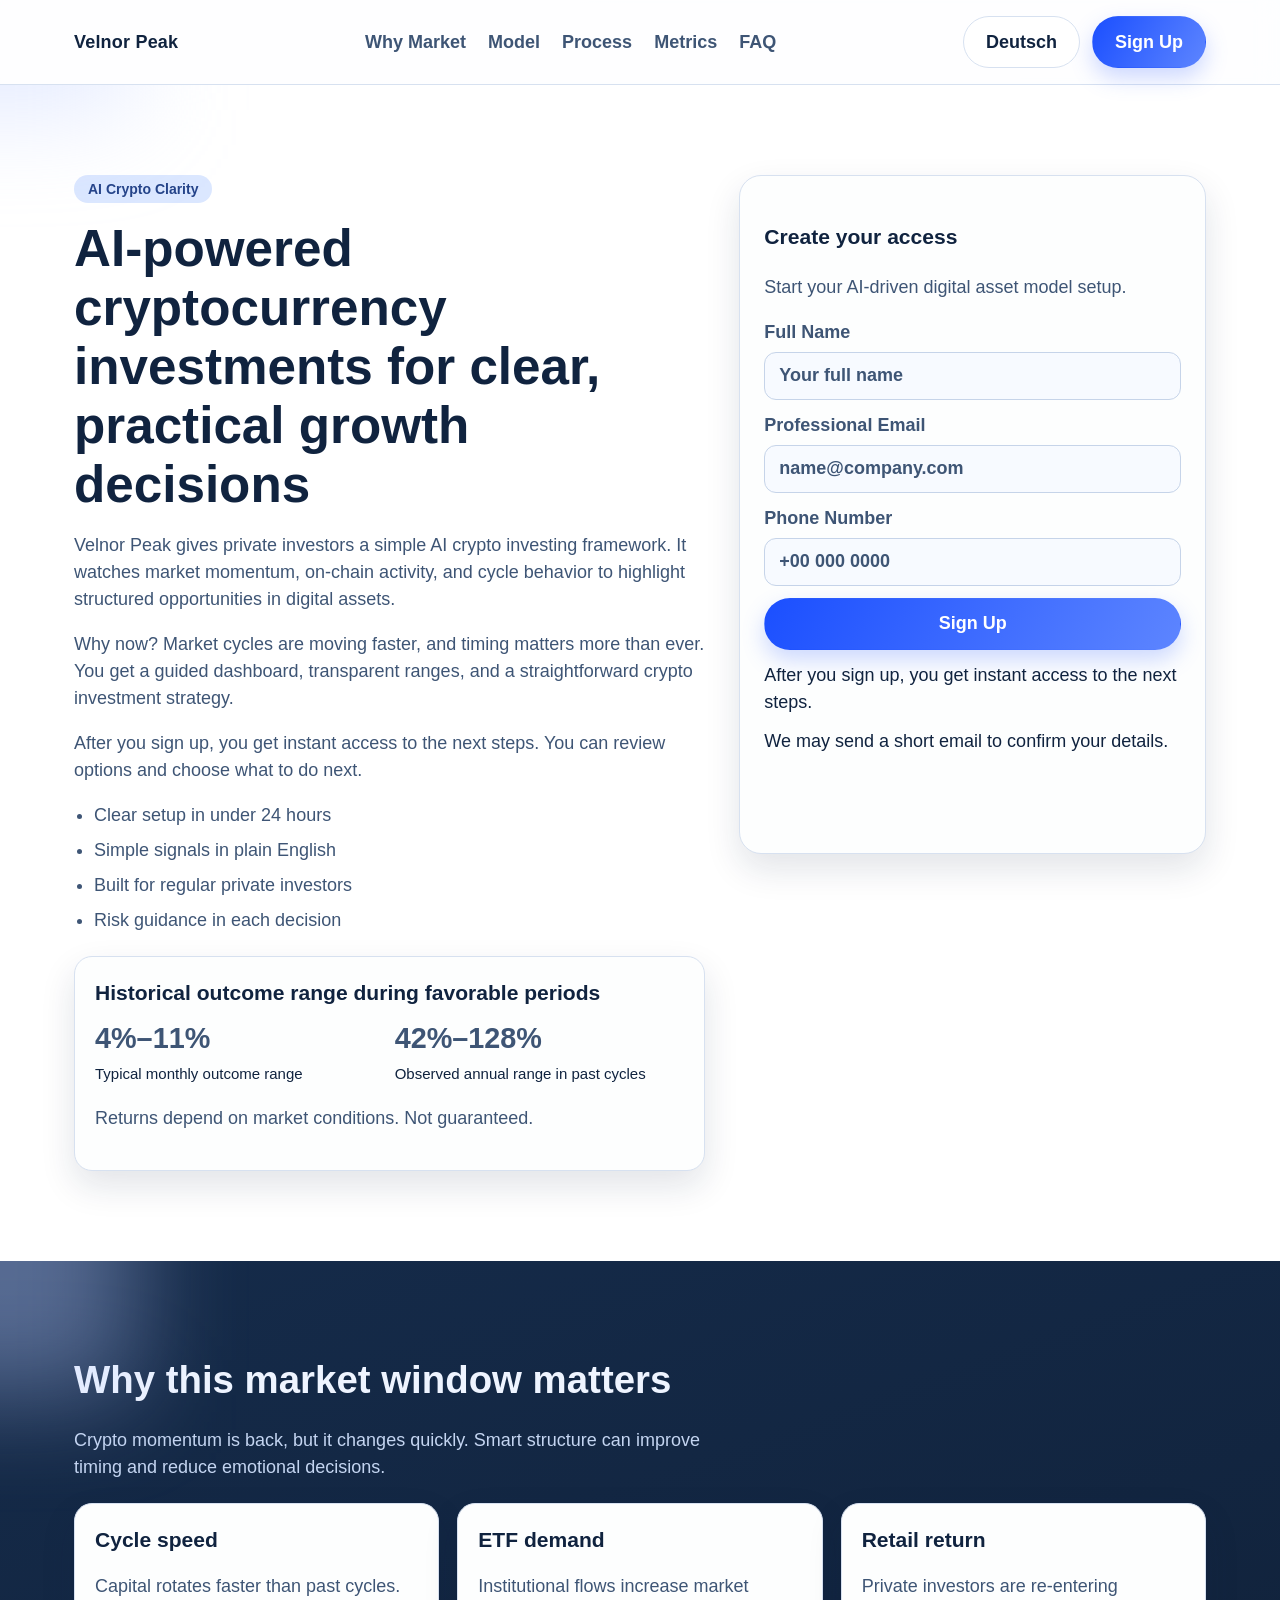
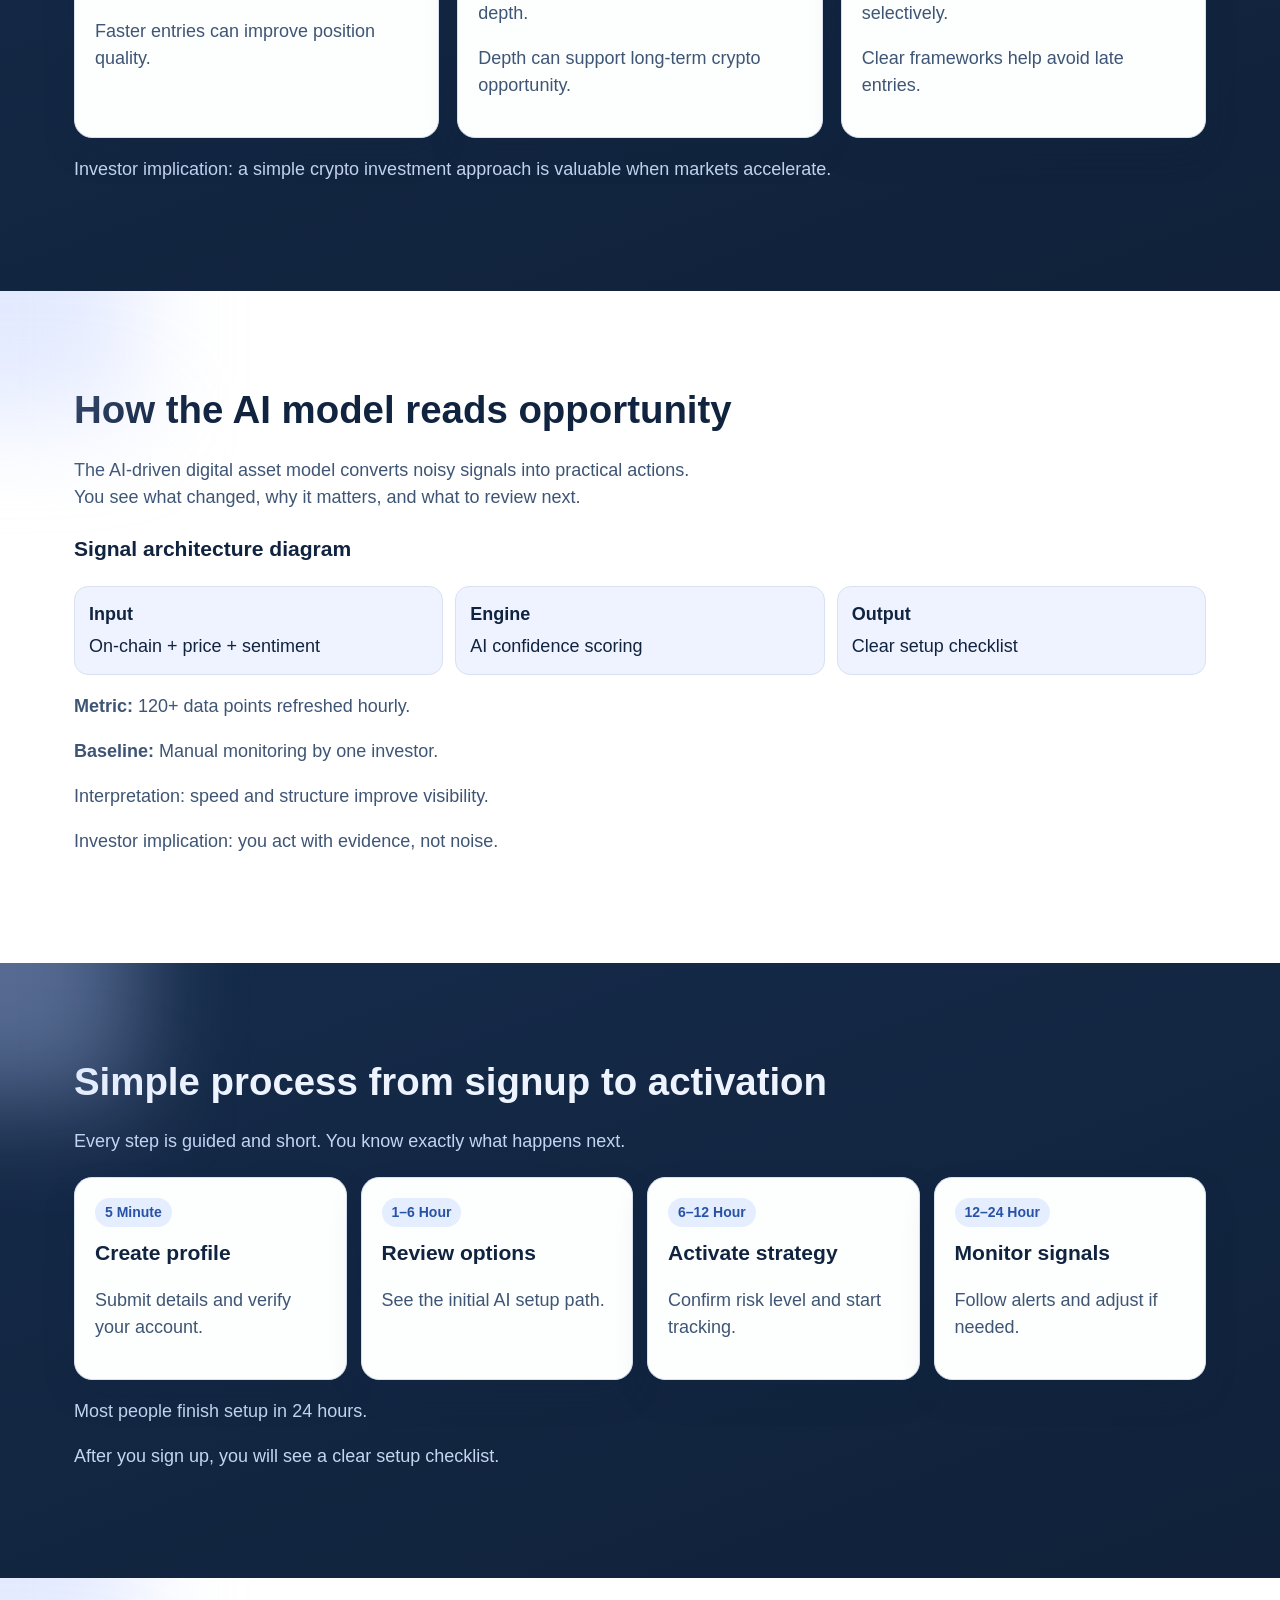
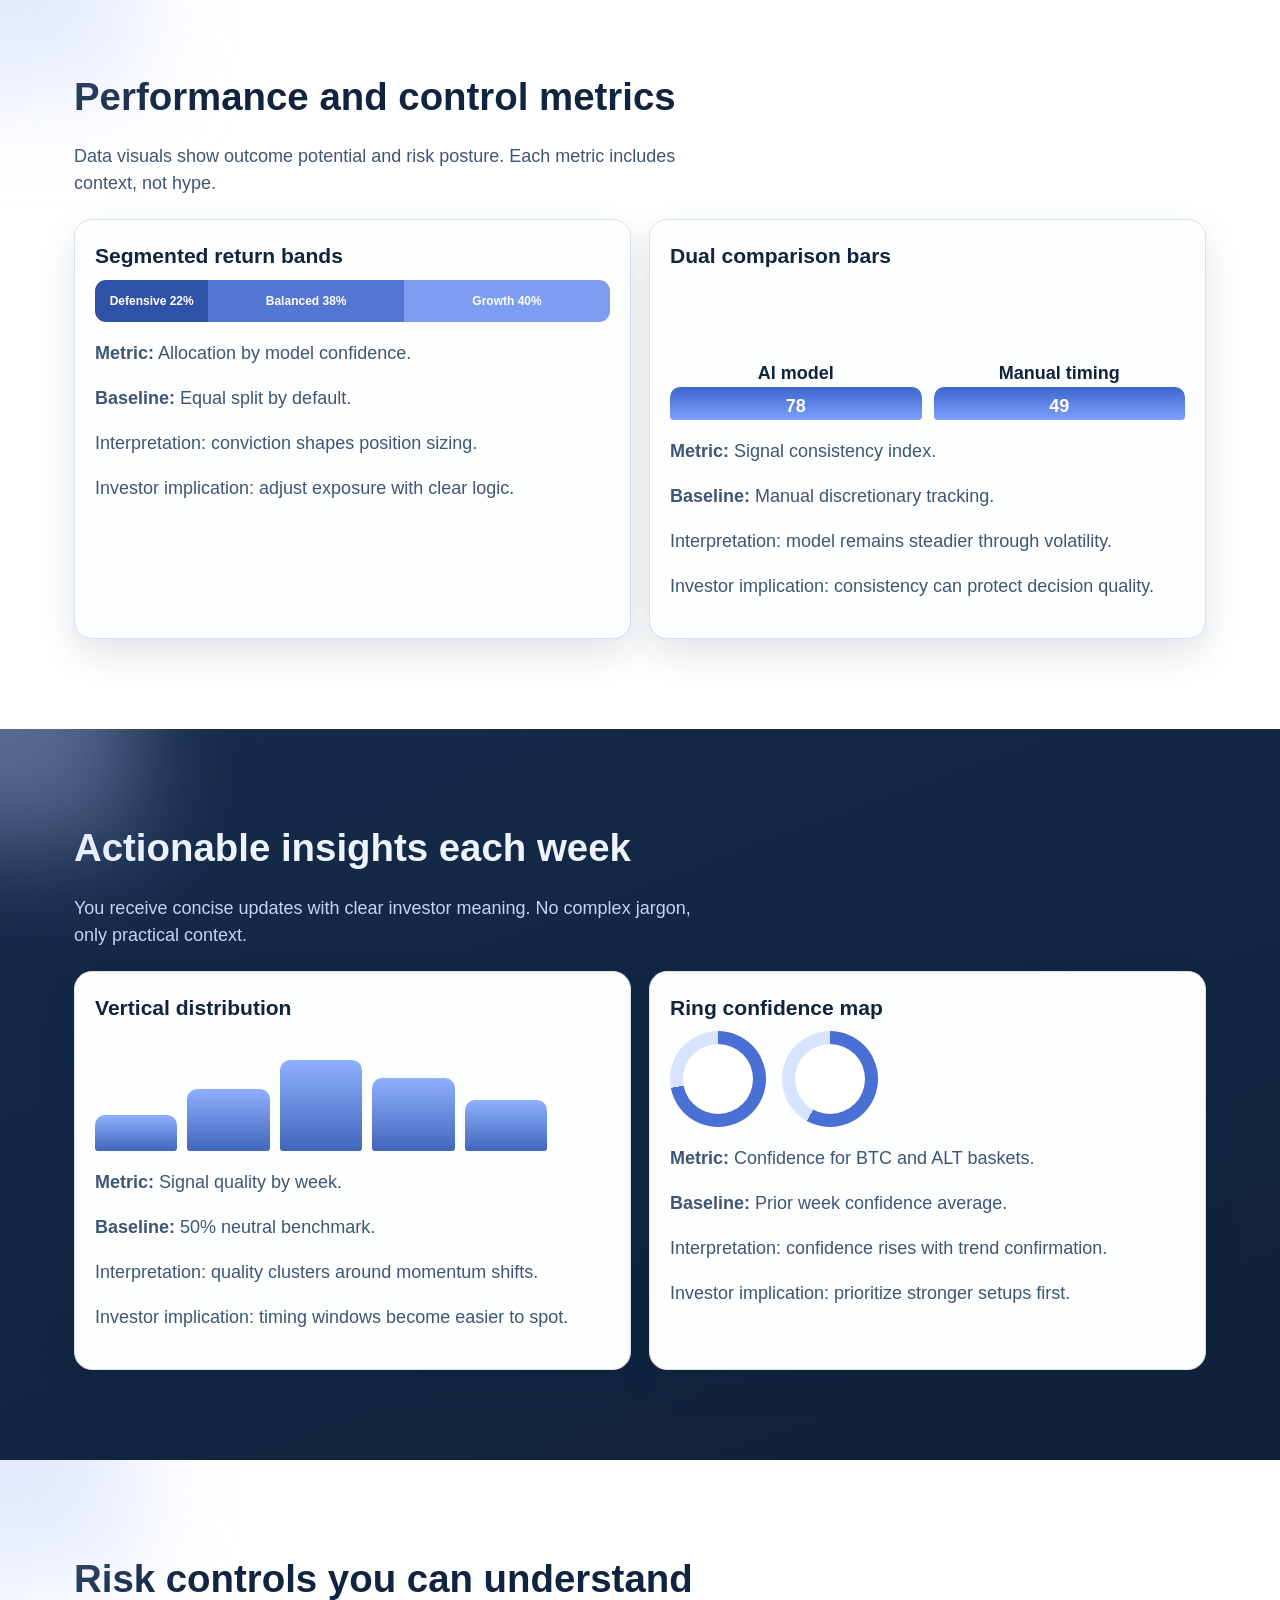
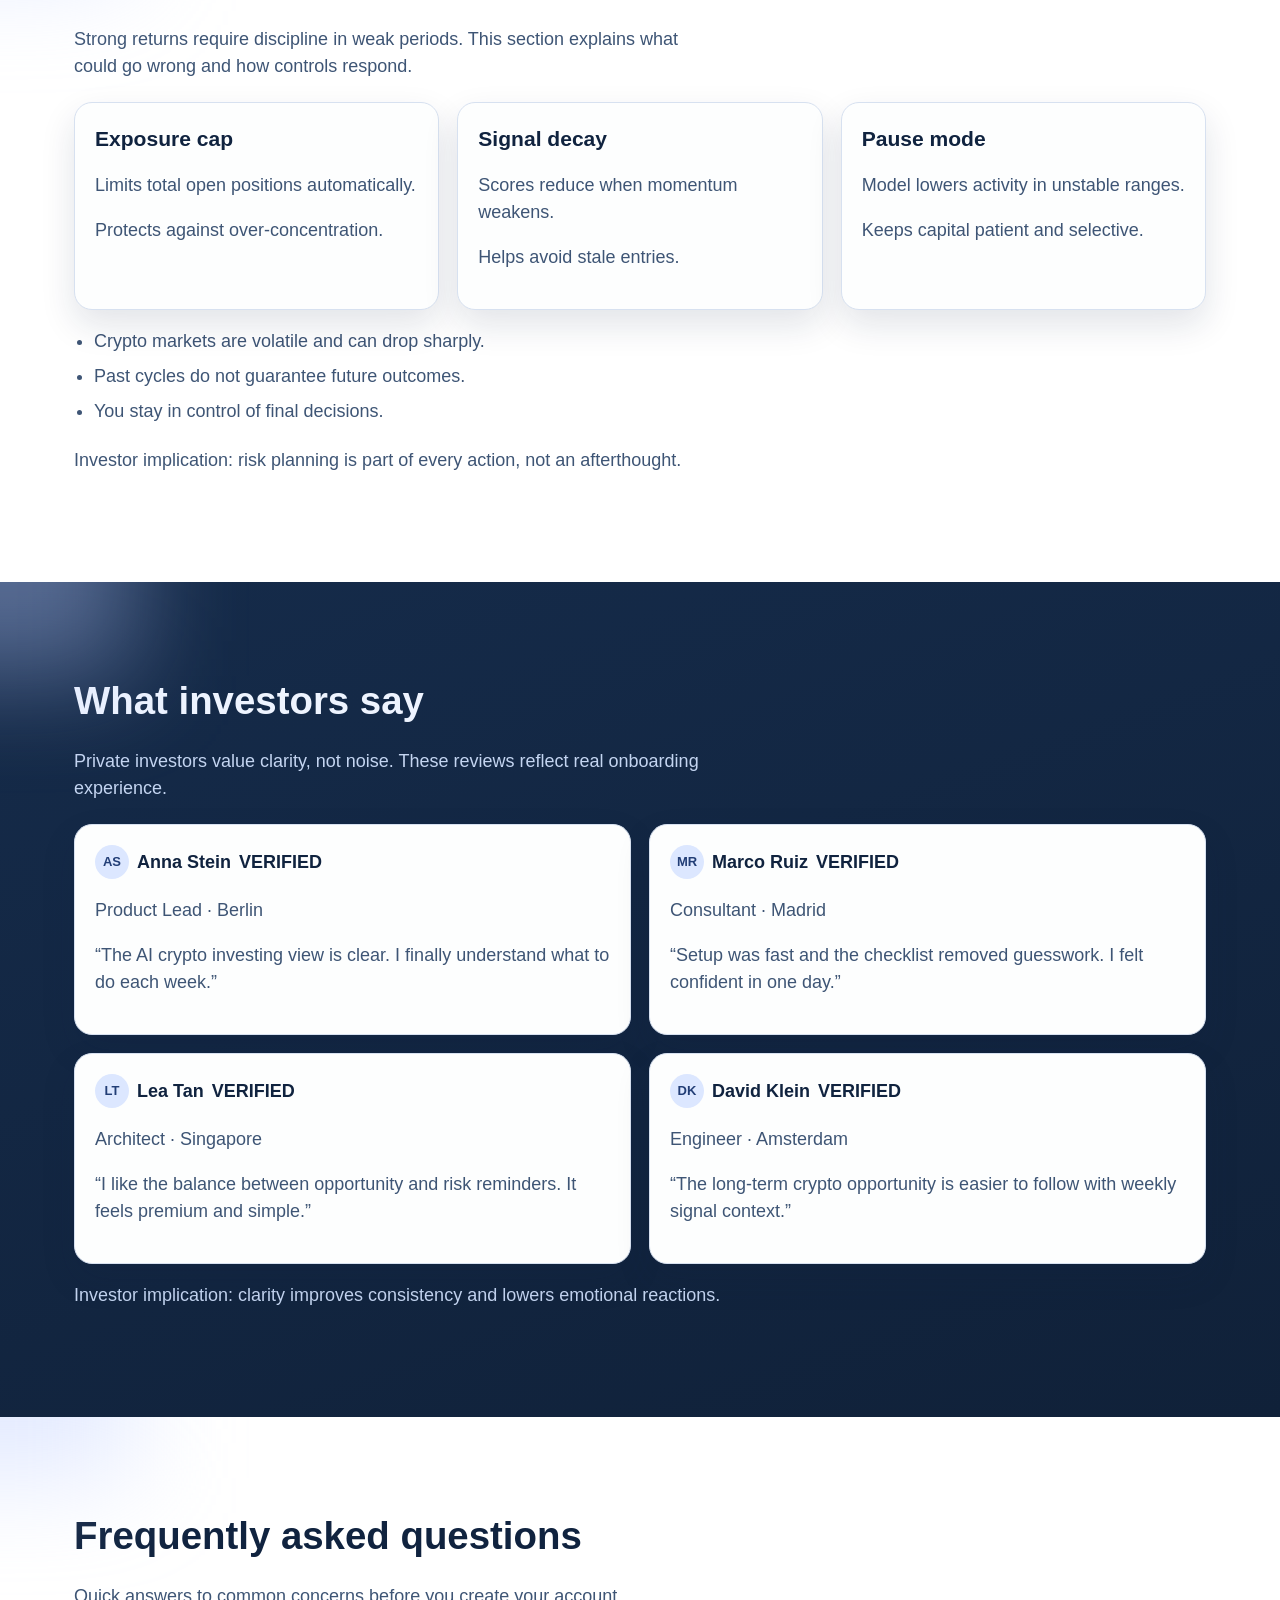
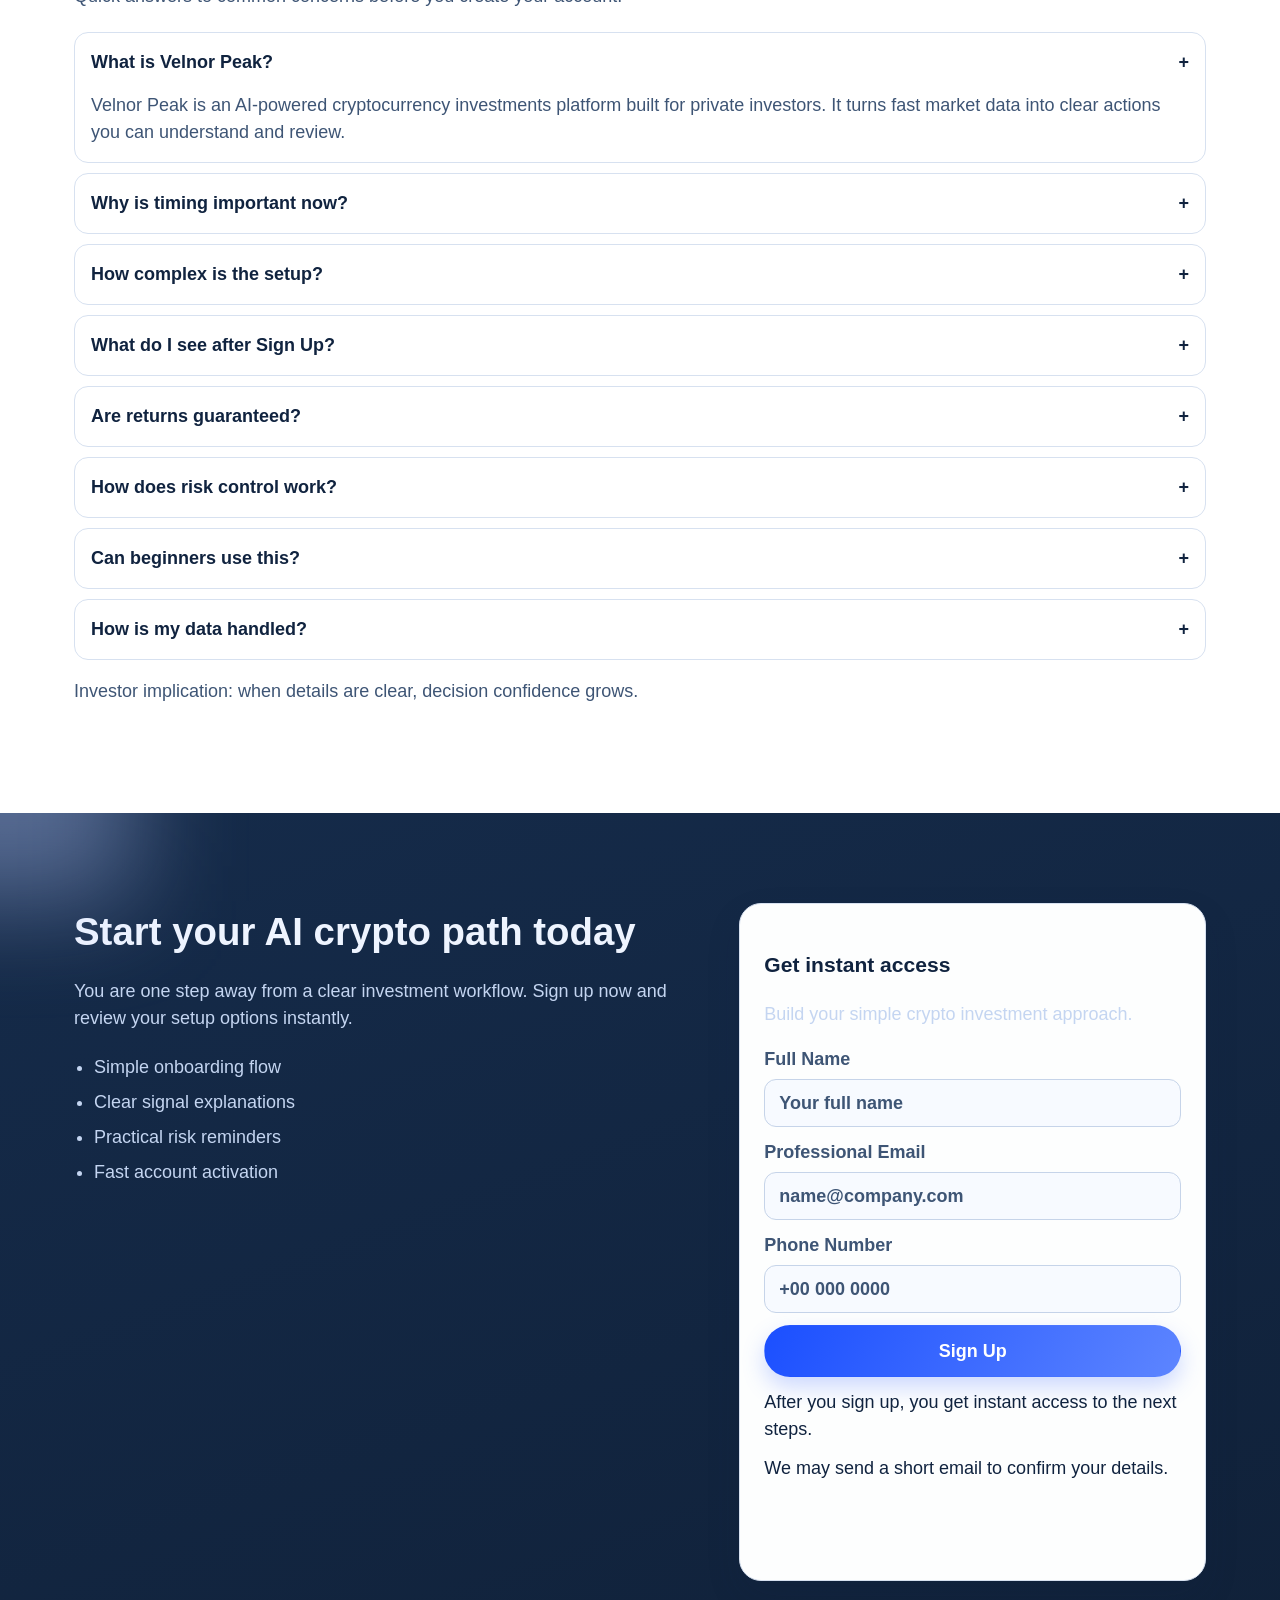
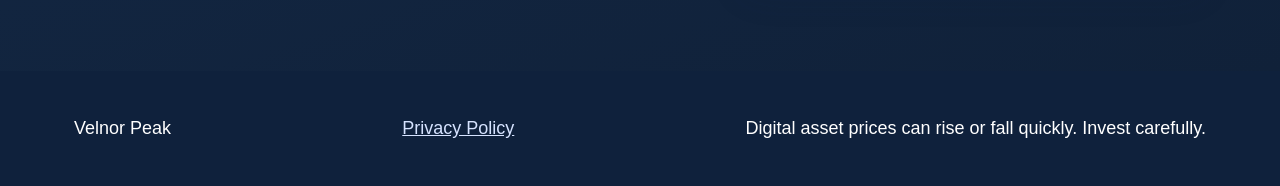
<file: de/index.html>
<!DOCTYPE html>
<html lang="en">
<head>
    <meta charset="UTF-8" />
    <meta name="viewport" content="width=device-width, initial-scale=1.0" />
    <title>Velnor Peak | AI-Powered Cryptocurrency Investments Deutsch</title>
    <meta name="description" content="Explore Velnor Peak, a premium AI crypto investing experience with clear setup, risk controls, and smart insights for private investors (Deutsch route)." />
    <link rel="canonical" href="https://velnorpeak.com/de/" />
    <link rel="alternate" hreflang="en" href="https://velnorpeak.com/" />
    <link rel="alternate" hreflang="de" href="https://velnorpeak.com/de/" />
    <link rel="alternate" hreflang="fr" href="https://velnorpeak.com/fr/" />
    <link rel="alternate" hreflang="es" href="https://velnorpeak.com/es/" />
    <link rel="alternate" hreflang="it" href="https://velnorpeak.com/it/" />
    <link rel="alternate" hreflang="tr" href="https://velnorpeak.com/tr/" />
    <link rel="alternate" hreflang="pt" href="https://velnorpeak.com/pt/" />
    <link rel="alternate" hreflang="ja" href="https://velnorpeak.com/jp/" />
    <link rel="alternate" hreflang="sk" href="https://velnorpeak.com/sk/" />
    <link rel="alternate" hreflang="nl-BE" href="https://velnorpeak.com/be/" />
    <link rel="alternate" hreflang="x-default" href="https://velnorpeak.com/" />
    <meta property="og:type" content="website" />
    <meta property="og:title" content="Velnor Peak | AI-Powered Cryptocurrency Investments Deutsch" />
    <meta property="og:description" content="Explore Velnor Peak, a premium AI crypto investing experience with clear setup, risk controls, and smart insights for private investors (Deutsch route)." />
    <meta property="og:url" content="https://velnorpeak.com/de/" />
    <meta property="og:site_name" content="Velnor Peak" />
    <meta name="twitter:card" content="summary_large_image" />
    <meta name="twitter:title" content="Velnor Peak | AI-Powered Cryptocurrency Investments Deutsch" />
    <meta name="twitter:description" content="Explore Velnor Peak, a premium AI crypto investing experience with clear setup, risk controls, and smart insights for private investors (Deutsch route)." />
    <link rel="stylesheet" href="../assets/style.css" />
    <script type="application/ld+json">{"@context":"https://schema.org","@type":"Organization","name":"Velnor Peak","url":"https://velnorpeak.com","logo":"https://velnorpeak.com/assets/img/logo.png","sameAs":[]}</script>
    <script type="application/ld+json">{"@context":"https://schema.org","@type":"WebSite","name":"Velnor Peak","url":"https://velnorpeak.com","potentialAction":{"@type":"SearchAction","target":"https://velnorpeak.com/?q={search_term_string}","query-input":"required name=search_term_string"}}</script>
    <script type="application/ld+json">{"@context":"https://schema.org","@type":"FAQPage","mainEntity":[{"@type":"Question","name":"What is Velnor Peak?","acceptedAnswer":{"@type":"Answer","text":"Velnor Peak is an AI-powered cryptocurrency investments platform built for private investors. It turns fast market data into clear actions you can understand and review."}},{"@type":"Question","name":"Why is timing important now?","acceptedAnswer":{"@type":"Answer","text":"Crypto markets move quickly around policy shifts, ETF demand, and liquidity waves. A faster model can help you react with better structure."}},{"@type":"Question","name":"How complex is the setup?","acceptedAnswer":{"@type":"Answer","text":"Setup is simple. You complete one sign-up form, verify details, and follow a short checklist inside your account."}},{"@type":"Question","name":"What do I see after Sign Up?","acceptedAnswer":{"@type":"Answer","text":"After you sign up, you get instant access to the next steps. You can then review options and choose what to do next."}},{"@type":"Question","name":"Are returns guaranteed?","acceptedAnswer":{"@type":"Answer","text":"No. Returns depend on market conditions. The platform provides data-driven guidance, but outcomes are never guaranteed."}},{"@type":"Question","name":"How does risk control work?","acceptedAnswer":{"@type":"Answer","text":"The model uses position sizing, signal confidence tiers, and exposure limits. This helps reduce emotional and oversized decisions."}},{"@type":"Question","name":"Can beginners use this?","acceptedAnswer":{"@type":"Answer","text":"Yes. The experience is designed for regular private investors with clear language, guided flow, and practical insights."}},{"@type":"Question","name":"How is my data handled?","acceptedAnswer":{"@type":"Answer","text":"Your data is processed with strict security controls and used for platform operation, legal duties, and account safety checks."}}]}</script>
</head>
<body>
    <header class="site-header" id="top">
      <div class="container header-inner">
        <a class="brand" href="../index.html">Velnor Peak</a>
        <nav class="main-nav" aria-label="Primary">
          <a href="#why-market">Why Market</a>
          <a href="#model">Model</a>
          <a href="#process">Process</a>
          <a href="#metrics">Metrics</a>
          <a href="#faq">FAQ</a>
        </nav>
        <div class="header-actions">
          <div class="lang-switcher" data-dropdown>
            <button class="active-lang" aria-expanded="false" aria-haspopup="true">Deutsch</button>
            <ul class="lang-menu" role="menu">
                  <li><a href="../index.html"><span class="flag">GB</span> <span>English</span></a></li>
                  <li><a href="../fr/index.html"><span class="flag">FR</span> <span>Français</span></a></li>
                  <li><a href="../es/index.html"><span class="flag">ES</span> <span>Español</span></a></li>
                  <li><a href="../it/index.html"><span class="flag">IT</span> <span>Italiano</span></a></li>
                  <li><a href="../tr/index.html"><span class="flag">TR</span> <span>Türkçe</span></a></li>
                  <li><a href="../pt/index.html"><span class="flag">PT</span> <span>Português</span></a></li>
                  <li><a href="../jp/index.html"><span class="flag">JP</span> <span>日本語</span></a></li>
                  <li><a href="../sk/index.html"><span class="flag">SK</span> <span>Slovak</span></a></li>
                  <li><a href="../be/index.html"><span class="flag">BE</span> <span>Nederlands (BE)</span></a></li>
            </ul>
          </div>
          <a class="btn btn-primary" href="#hero-form">Sign Up</a>
          <button class="burger" aria-label="Open menu" aria-controls="mobile-drawer" aria-expanded="false"><span></span><span></span><span></span></button>
        </div>
      </div>
    </header>

    <aside class="mobile-drawer" id="mobile-drawer" aria-hidden="true">
      <div class="drawer-content" role="dialog" aria-modal="true" aria-label="Mobile menu">
        <button class="drawer-close" aria-label="Close menu">×</button>
        <nav class="drawer-nav">
          <a href="#why-market">Why Market</a>
          <a href="#model">Model</a>
          <a href="#process">Process</a>
          <a href="#metrics">Metrics</a>
          <a href="#insights">Insights</a>
          <a href="#risk">Risk</a>
          <a href="#faq">FAQ</a>
        </nav>
        <div class="lang-switcher" data-dropdown>
          <button class="active-lang" aria-expanded="false" aria-haspopup="true">Deutsch</button>
          <ul class="lang-menu" role="menu">
                  <li><a href="../index.html"><span class="flag">GB</span> <span>English</span></a></li>
                  <li><a href="../fr/index.html"><span class="flag">FR</span> <span>Français</span></a></li>
                  <li><a href="../es/index.html"><span class="flag">ES</span> <span>Español</span></a></li>
                  <li><a href="../it/index.html"><span class="flag">IT</span> <span>Italiano</span></a></li>
                  <li><a href="../tr/index.html"><span class="flag">TR</span> <span>Türkçe</span></a></li>
                  <li><a href="../pt/index.html"><span class="flag">PT</span> <span>Português</span></a></li>
                  <li><a href="../jp/index.html"><span class="flag">JP</span> <span>日本語</span></a></li>
                  <li><a href="../sk/index.html"><span class="flag">SK</span> <span>Slovak</span></a></li>
                  <li><a href="../be/index.html"><span class="flag">BE</span> <span>Nederlands (BE)</span></a></li>
          </ul>
        </div>
        <a class="btn btn-primary" href="#hero-form">Sign Up</a>
      </div>
    </aside>

    <main>
      <section class="section light hero" id="hero">
        <div class="container hero-grid">
          <div>
            <span class="badge">AI Crypto Clarity</span>
            <h1>AI-powered cryptocurrency investments for clear, practical growth decisions</h1>
            <p>Velnor Peak gives private investors a simple AI crypto investing framework. It watches market momentum, on-chain activity, and cycle behavior to highlight structured opportunities in digital assets.</p>
            <p>Why now? Market cycles are moving faster, and timing matters more than ever. You get a guided dashboard, transparent ranges, and a straightforward crypto investment strategy.</p>
            <p>After you sign up, you get instant access to the next steps. You can review options and choose what to do next.</p>
            <ul class="trust-list">
              <li>Clear setup in under 24 hours</li>
              <li>Simple signals in plain English</li>
              <li>Built for regular private investors</li>
              <li>Risk guidance in each decision</li>
            </ul>
            <div class="performance-panel card reveal">
              <h3>Historical outcome range during favorable periods</h3>
              <div class="metric-split">
                <div><p class="metric">4%–11%</p><small>Typical monthly outcome range</small></div>
                <div><p class="metric">42%–128%</p><small>Observed annual range in past cycles</small></div>
              </div>
              <p class="muted">Returns depend on market conditions. Not guaranteed.</p>
            </div>
          </div>
          <div class="form-card" id="hero-form">
            <h3 class="form-title">Create your access</h3>
            <p class="form-sub">Start your AI-driven digital asset model setup.</p>
            <form class="lead-form">
              <label>Full Name<input type="text" name="name" placeholder="Your full name" required /></label>
              <label>Professional Email<input type="email" name="email" placeholder="name@company.com" required /></label>
              <label>Phone Number<input type="tel" name="phone" placeholder="+00 000 0000" required /></label>
              <button class="btn btn-primary" type="submit">Sign Up</button>
              <small>After you sign up, you get instant access to the next steps.</small>
              <small>We may send a short email to confirm your details.</small>
              <p class="success-message" aria-live="polite"></p>
            </form>
          </div>
        </div>
      </section>

      <section class="section dark" id="why-market">
        <div class="container">
          <h2>Why this market window matters</h2>
          <p class="section-intro">Crypto momentum is back, but it changes quickly. Smart structure can improve timing and reduce emotional decisions.</p>
          <div class="card-grid three reveal-group">
            <article class="card reveal"><h3>Cycle speed</h3><p>Capital rotates faster than past cycles.</p><p class="muted">Faster entries can improve position quality.</p></article>
            <article class="card reveal"><h3>ETF demand</h3><p>Institutional flows increase market depth.</p><p class="muted">Depth can support long-term crypto opportunity.</p></article>
            <article class="card reveal"><h3>Retail return</h3><p>Private investors are re-entering selectively.</p><p class="muted">Clear frameworks help avoid late entries.</p></article>
          </div>
          <p class="implication">Investor implication: a simple crypto investment approach is valuable when markets accelerate.</p>
        </div>
      </section>

      <section class="section light" id="model">
        <div class="container">
          <h2>How the AI model reads opportunity</h2>
          <p class="section-intro">The AI-driven digital asset model converts noisy signals into practical actions. You see what changed, why it matters, and what to review next.</p>
          <div class="visual architecture reveal">
            <h3>Signal architecture diagram</h3>
            <div class="layers">
              <div class="layer"><strong>Input</strong><span>On-chain + price + sentiment</span></div>
              <div class="layer"><strong>Engine</strong><span>AI confidence scoring</span></div>
              <div class="layer"><strong>Output</strong><span>Clear setup checklist</span></div>
            </div>
            <p><b>Metric:</b> 120+ data points refreshed hourly.</p>
            <p><b>Baseline:</b> Manual monitoring by one investor.</p>
            <p class="muted">Interpretation: speed and structure improve visibility.</p>
            <p class="implication">Investor implication: you act with evidence, not noise.</p>
          </div>
        </div>
      </section>

      <section class="section dark" id="process">
        <div class="container">
          <h2>Simple process from signup to activation</h2>
          <p class="section-intro">Every step is guided and short. You know exactly what happens next.</p>
          <div class="timeline four reveal-group">
            <article class="card reveal"><span class="time">5 Minute</span><h3>Create profile</h3><p>Submit details and verify your account.</p></article>
            <article class="card reveal"><span class="time">1–6 Hour</span><h3>Review options</h3><p>See the initial AI setup path.</p></article>
            <article class="card reveal"><span class="time">6–12 Hour</span><h3>Activate strategy</h3><p>Confirm risk level and start tracking.</p></article>
            <article class="card reveal"><span class="time">12–24 Hour</span><h3>Monitor signals</h3><p>Follow alerts and adjust if needed.</p></article>
          </div>
          <p class="implication">Most people finish setup in 24 hours.</p>
          <p class="muted">After you sign up, you will see a clear setup checklist.</p>
        </div>
      </section>

      <section class="section light" id="metrics">
        <div class="container">
          <h2>Performance and control metrics</h2>
          <p class="section-intro">Data visuals show outcome potential and risk posture. Each metric includes context, not hype.</p>
          <div class="visual-grid two">
            <article class="card reveal">
              <h3>Segmented return bands</h3>
              <div class="stacked-bars"><span style="--w:22%">Defensive 22%</span><span style="--w:38%">Balanced 38%</span><span style="--w:40%">Growth 40%</span></div>
              <p><b>Metric:</b> Allocation by model confidence.</p><p><b>Baseline:</b> Equal split by default.</p><p class="muted">Interpretation: conviction shapes position sizing.</p><p class="implication">Investor implication: adjust exposure with clear logic.</p>
            </article>
            <article class="card reveal">
              <h3>Dual comparison bars</h3>
              <div class="dual-bars"><div><label>AI model</label><span style="--h:78%">78</span></div><div><label>Manual timing</label><span style="--h:49%">49</span></div></div>
              <p><b>Metric:</b> Signal consistency index.</p><p><b>Baseline:</b> Manual discretionary tracking.</p><p class="muted">Interpretation: model remains steadier through volatility.</p><p class="implication">Investor implication: consistency can protect decision quality.</p>
            </article>
          </div>
        </div>
      </section>

      <section class="section dark" id="insights">
        <div class="container">
          <h2>Actionable insights each week</h2>
          <p class="section-intro">You receive concise updates with clear investor meaning. No complex jargon, only practical context.</p>
          <div class="visual-grid two">
            <article class="card reveal">
              <h3>Vertical distribution</h3>
              <div class="distribution"><span style="--h:30%"></span><span style="--h:52%"></span><span style="--h:76%"></span><span style="--h:61%"></span><span style="--h:43%"></span></div>
              <p><b>Metric:</b> Signal quality by week.</p><p><b>Baseline:</b> 50% neutral benchmark.</p><p class="muted">Interpretation: quality clusters around momentum shifts.</p><p class="implication">Investor implication: timing windows become easier to spot.</p>
            </article>
            <article class="card reveal">
              <h3>Ring confidence map</h3>
              <div class="rings"><div class="ring" style="--p:72">72%</div><div class="ring" style="--p:58">58%</div></div>
              <p><b>Metric:</b> Confidence for BTC and ALT baskets.</p><p><b>Baseline:</b> Prior week confidence average.</p><p class="muted">Interpretation: confidence rises with trend confirmation.</p><p class="implication">Investor implication: prioritize stronger setups first.</p>
            </article>
          </div>
        </div>
      </section>

      <section class="section light" id="risk">
        <div class="container">
          <h2>Risk controls you can understand</h2>
          <p class="section-intro">Strong returns require discipline in weak periods. This section explains what could go wrong and how controls respond.</p>
          <div class="card-grid three reveal-group">
            <article class="card reveal"><h3>Exposure cap</h3><p>Limits total open positions automatically.</p><p class="muted">Protects against over-concentration.</p></article>
            <article class="card reveal"><h3>Signal decay</h3><p>Scores reduce when momentum weakens.</p><p class="muted">Helps avoid stale entries.</p></article>
            <article class="card reveal"><h3>Pause mode</h3><p>Model lowers activity in unstable ranges.</p><p class="muted">Keeps capital patient and selective.</p></article>
          </div>
          <ul class="bullet-list">
            <li>Crypto markets are volatile and can drop sharply.</li>
            <li>Past cycles do not guarantee future outcomes.</li>
            <li>You stay in control of final decisions.</li>
          </ul>
          <p class="implication">Investor implication: risk planning is part of every action, not an afterthought.</p>
        </div>
      </section>

      <section class="section dark" id="reviews">
        <div class="container">
          <h2>What investors say</h2>
          <p class="section-intro">Private investors value clarity, not noise. These reviews reflect real onboarding experience.</p>
          <div class="card-grid two reviews">
            <article class="card reveal"><p class="review-head"><span class="avatar">AS</span> Anna Stein <b>VERIFIED</b></p><p class="muted">Product Lead · Berlin</p><p>“The AI crypto investing view is clear. I finally understand what to do each week.”</p></article>
            <article class="card reveal"><p class="review-head"><span class="avatar">MR</span> Marco Ruiz <b>VERIFIED</b></p><p class="muted">Consultant · Madrid</p><p>“Setup was fast and the checklist removed guesswork. I felt confident in one day.”</p></article>
            <article class="card reveal"><p class="review-head"><span class="avatar">LT</span> Lea Tan <b>VERIFIED</b></p><p class="muted">Architect · Singapore</p><p>“I like the balance between opportunity and risk reminders. It feels premium and simple.”</p></article>
            <article class="card reveal"><p class="review-head"><span class="avatar">DK</span> David Klein <b>VERIFIED</b></p><p class="muted">Engineer · Amsterdam</p><p>“The long-term crypto opportunity is easier to follow with weekly signal context.”</p></article>
          </div>
          <p class="implication">Investor implication: clarity improves consistency and lowers emotional reactions.</p>
        </div>
      </section>

      <section class="section light" id="faq">
        <div class="container">
          <h2>Frequently asked questions</h2>
          <p class="section-intro">Quick answers to common concerns before you create your account.</p>
          <div class="faq-list reveal-group">
          <div class="faq-item open">
            <button class="faq-question" aria-expanded="true">What is Velnor Peak?<span>+</span></button>
            <div class="faq-answer"><p>Velnor Peak is an AI-powered cryptocurrency investments platform built for private investors. It turns fast market data into clear actions you can understand and review.</p></div>
          </div>
          <div class="faq-item">
            <button class="faq-question" aria-expanded="false">Why is timing important now?<span>+</span></button>
            <div class="faq-answer"><p>Crypto markets move quickly around policy shifts, ETF demand, and liquidity waves. A faster model can help you react with better structure.</p></div>
          </div>
          <div class="faq-item">
            <button class="faq-question" aria-expanded="false">How complex is the setup?<span>+</span></button>
            <div class="faq-answer"><p>Setup is simple. You complete one sign-up form, verify details, and follow a short checklist inside your account.</p></div>
          </div>
          <div class="faq-item">
            <button class="faq-question" aria-expanded="false">What do I see after Sign Up?<span>+</span></button>
            <div class="faq-answer"><p>After you sign up, you get instant access to the next steps. You can then review options and choose what to do next.</p></div>
          </div>
          <div class="faq-item">
            <button class="faq-question" aria-expanded="false">Are returns guaranteed?<span>+</span></button>
            <div class="faq-answer"><p>No. Returns depend on market conditions. The platform provides data-driven guidance, but outcomes are never guaranteed.</p></div>
          </div>
          <div class="faq-item">
            <button class="faq-question" aria-expanded="false">How does risk control work?<span>+</span></button>
            <div class="faq-answer"><p>The model uses position sizing, signal confidence tiers, and exposure limits. This helps reduce emotional and oversized decisions.</p></div>
          </div>
          <div class="faq-item">
            <button class="faq-question" aria-expanded="false">Can beginners use this?<span>+</span></button>
            <div class="faq-answer"><p>Yes. The experience is designed for regular private investors with clear language, guided flow, and practical insights.</p></div>
          </div>
          <div class="faq-item">
            <button class="faq-question" aria-expanded="false">How is my data handled?<span>+</span></button>
            <div class="faq-answer"><p>Your data is processed with strict security controls and used for platform operation, legal duties, and account safety checks.</p></div>
          </div>
          </div>
          <p class="implication">Investor implication: when details are clear, decision confidence grows.</p>
        </div>
      </section>

      <section class="section dark" id="final-cta">
        <div class="container final-grid">
          <div>
            <h2>Start your AI crypto path today</h2>
            <p class="section-intro">You are one step away from a clear investment workflow. Sign up now and review your setup options instantly.</p>
            <ul class="bullet-list">
              <li>Simple onboarding flow</li>
              <li>Clear signal explanations</li>
              <li>Practical risk reminders</li>
              <li>Fast account activation</li>
            </ul>
          </div>
          <div class="form-card">
            <h3 class="form-title">Get instant access</h3>
            <p class="form-sub">Build your simple crypto investment approach.</p>
            <form class="lead-form">
              <label>Full Name<input type="text" name="name" placeholder="Your full name" required /></label>
              <label>Professional Email<input type="email" name="email" placeholder="name@company.com" required /></label>
              <label>Phone Number<input type="tel" name="phone" placeholder="+00 000 0000" required /></label>
              <button class="btn btn-primary" type="submit">Sign Up</button>
              <small>After you sign up, you get instant access to the next steps.</small>
              <small>We may send a short email to confirm your details.</small>
              <p class="success-message" aria-live="polite"></p>
            </form>
          </div>
        </div>
      </section>
    </main>

    <footer class="site-footer">
      <div class="container footer-inner">
        <p>Velnor Peak</p>
        <button class="privacy-link" data-open-privacy>Privacy Policy</button>
        <p class="muted">Digital asset prices can rise or fall quickly. Invest carefully.</p>
      </div>
    </footer>

    <div class="privacy-modal" aria-hidden="true" role="dialog" aria-modal="true" aria-label="Privacy Policy">
      <div class="privacy-panel">
        <button class="privacy-close-top" data-close-privacy aria-label="Close privacy modal">×</button>
        <h2>Privacy Policy</h2>
        <div class="privacy-body">
          <h3>Introduction</h3><p>This policy explains how Velnor Peak collects, uses, and protects personal information when you use our website and sign-up forms.</p>
          <h3>Data collection</h3><p>We collect full name, professional email, phone number, technical device data, and usage activity needed to provide secure account access.</p>
          <h3>Legal basis</h3><p>Processing is based on consent, contract preparation, legitimate interests for security, and legal obligations where required.</p>
          <h3>Cookies</h3><p>Cookies support session continuity, analytics, and interface quality. You can manage cookie preferences in your browser settings.</p>
          <h3>Retention</h3><p>We keep data only for as long as needed for account operation, fraud prevention, legal duties, and dispute management.</p>
          <h3>Third-party sharing</h3><p>We may share limited data with hosting, analytics, security, and verification providers under strict contractual safeguards.</p>
          <h3>Security</h3><p>We use encryption in transit, restricted access controls, monitoring systems, and regular internal reviews to protect your information.</p>
          <h3>User rights</h3><p>You may request access, correction, deletion, restriction, portability, or objection depending on applicable privacy laws.</p>
          <h3>International transfers</h3><p>When data crosses borders, we apply approved transfer safeguards and contractual protections.</p>
          <h3>Industry risk disclosure</h3><p>Digital assets are volatile. Platform insights support decisions, but do not guarantee outcomes or remove market risk.</p>
          <h3>Contact</h3><p>For privacy requests, contact privacy@velnorpeak.com. We respond as quickly as possible according to legal timelines.</p>
        </div>
        <div class="privacy-actions">
          <button class="btn" data-close-privacy>Close</button>
        </div>
      </div>
    </div>

    <script defer src="../assets/app.js"></script>
</body>
</html>
</file>
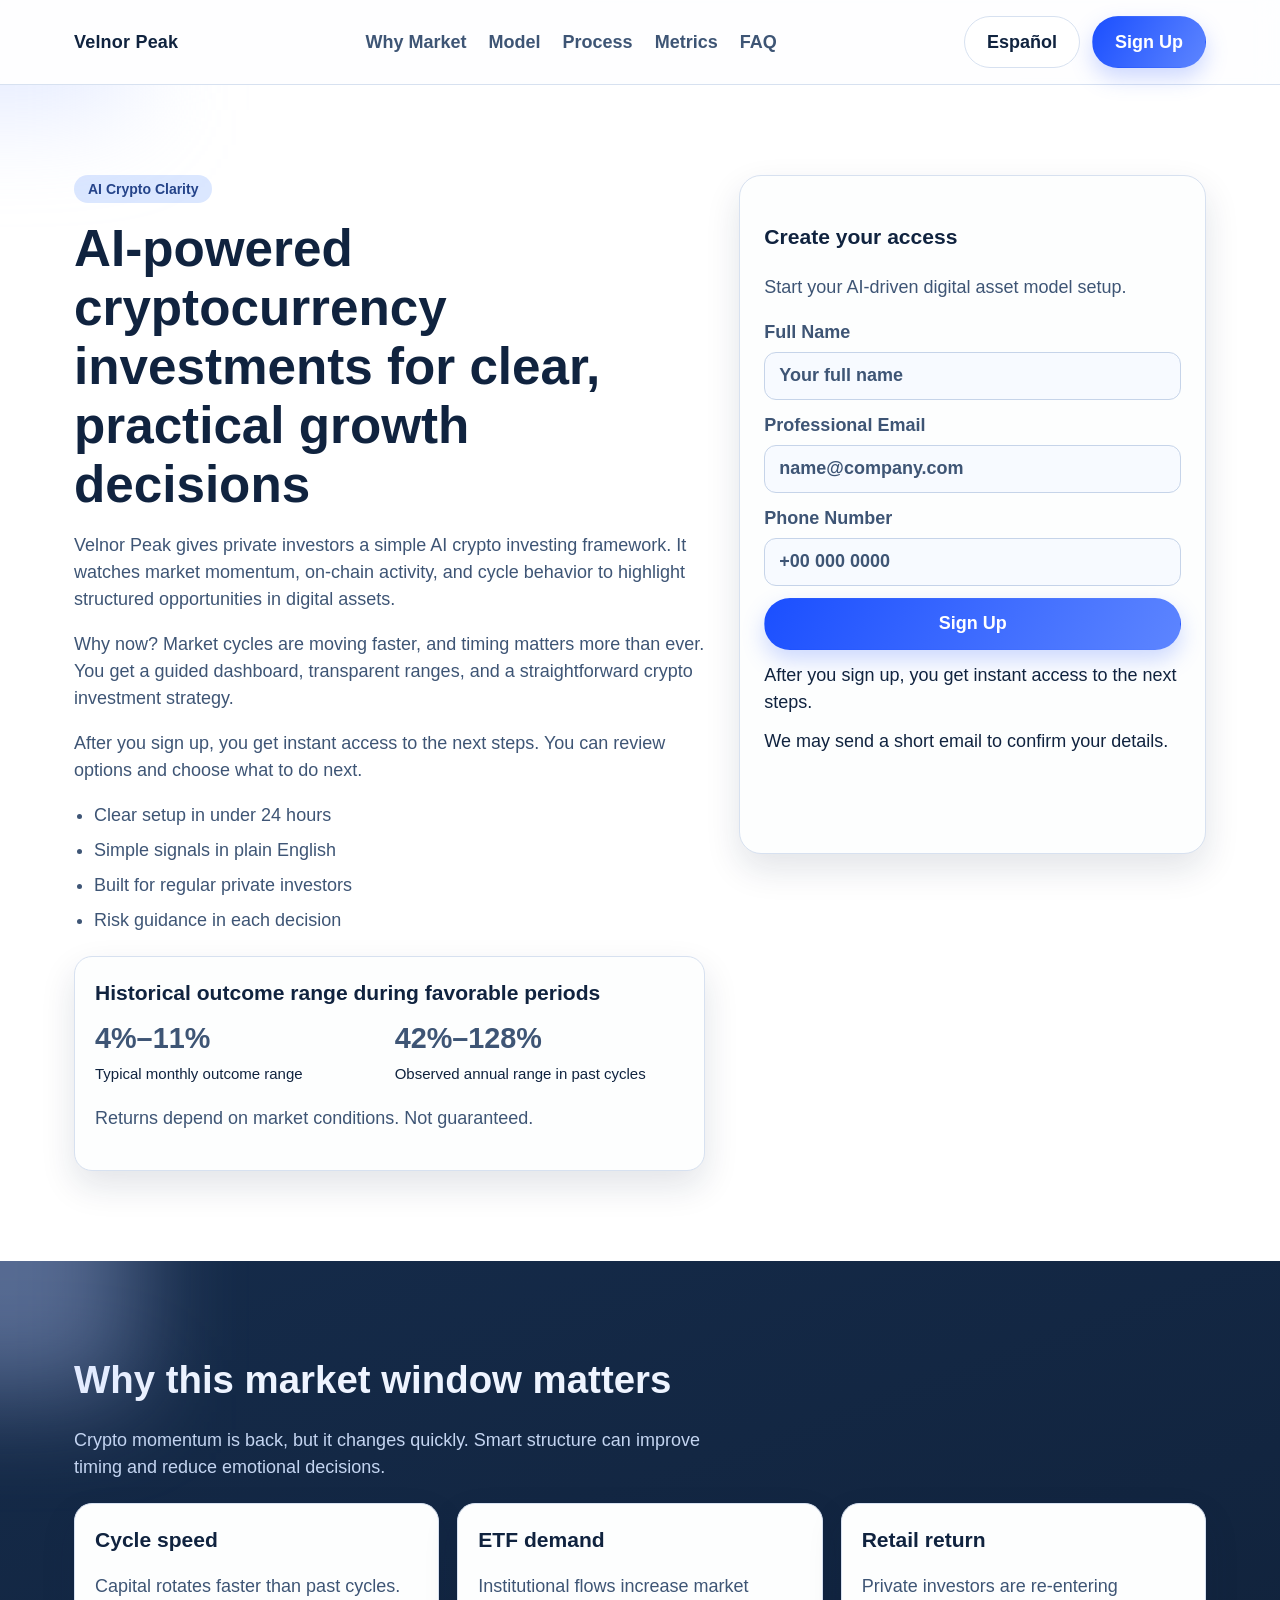
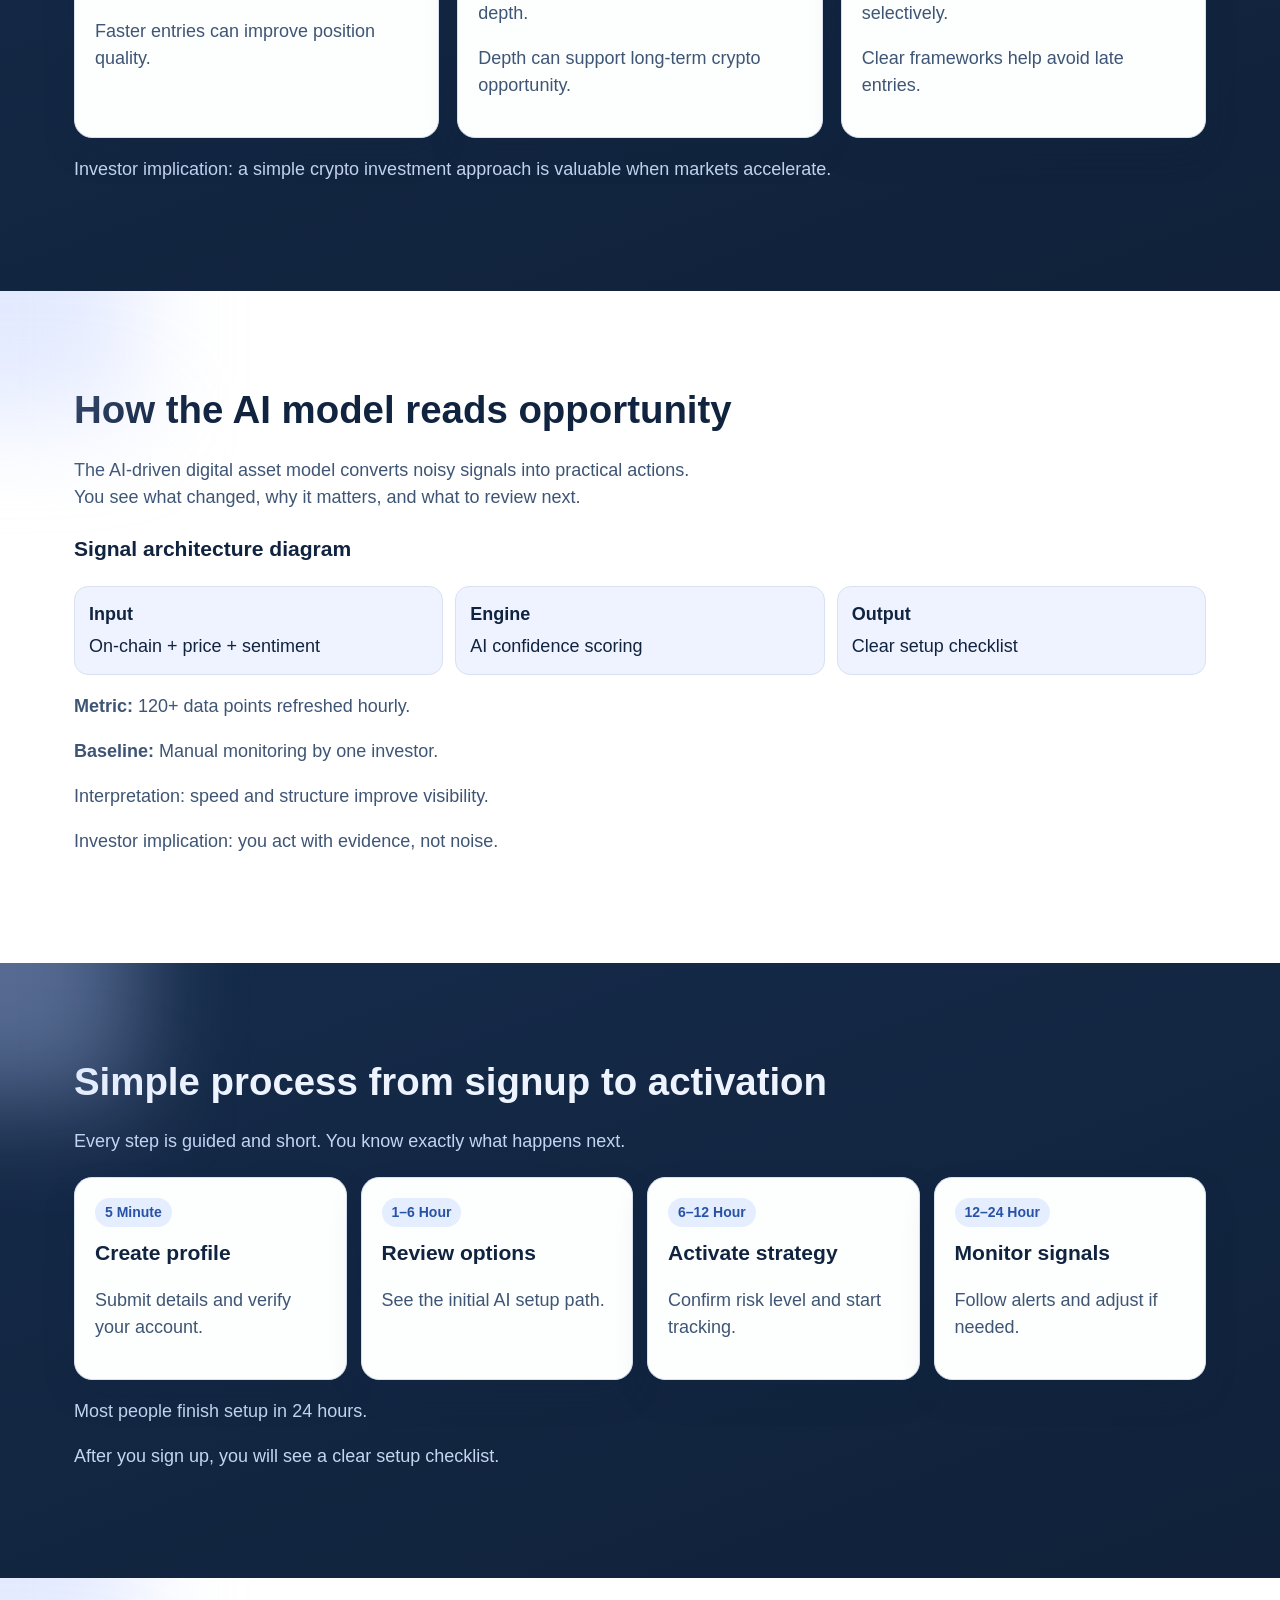
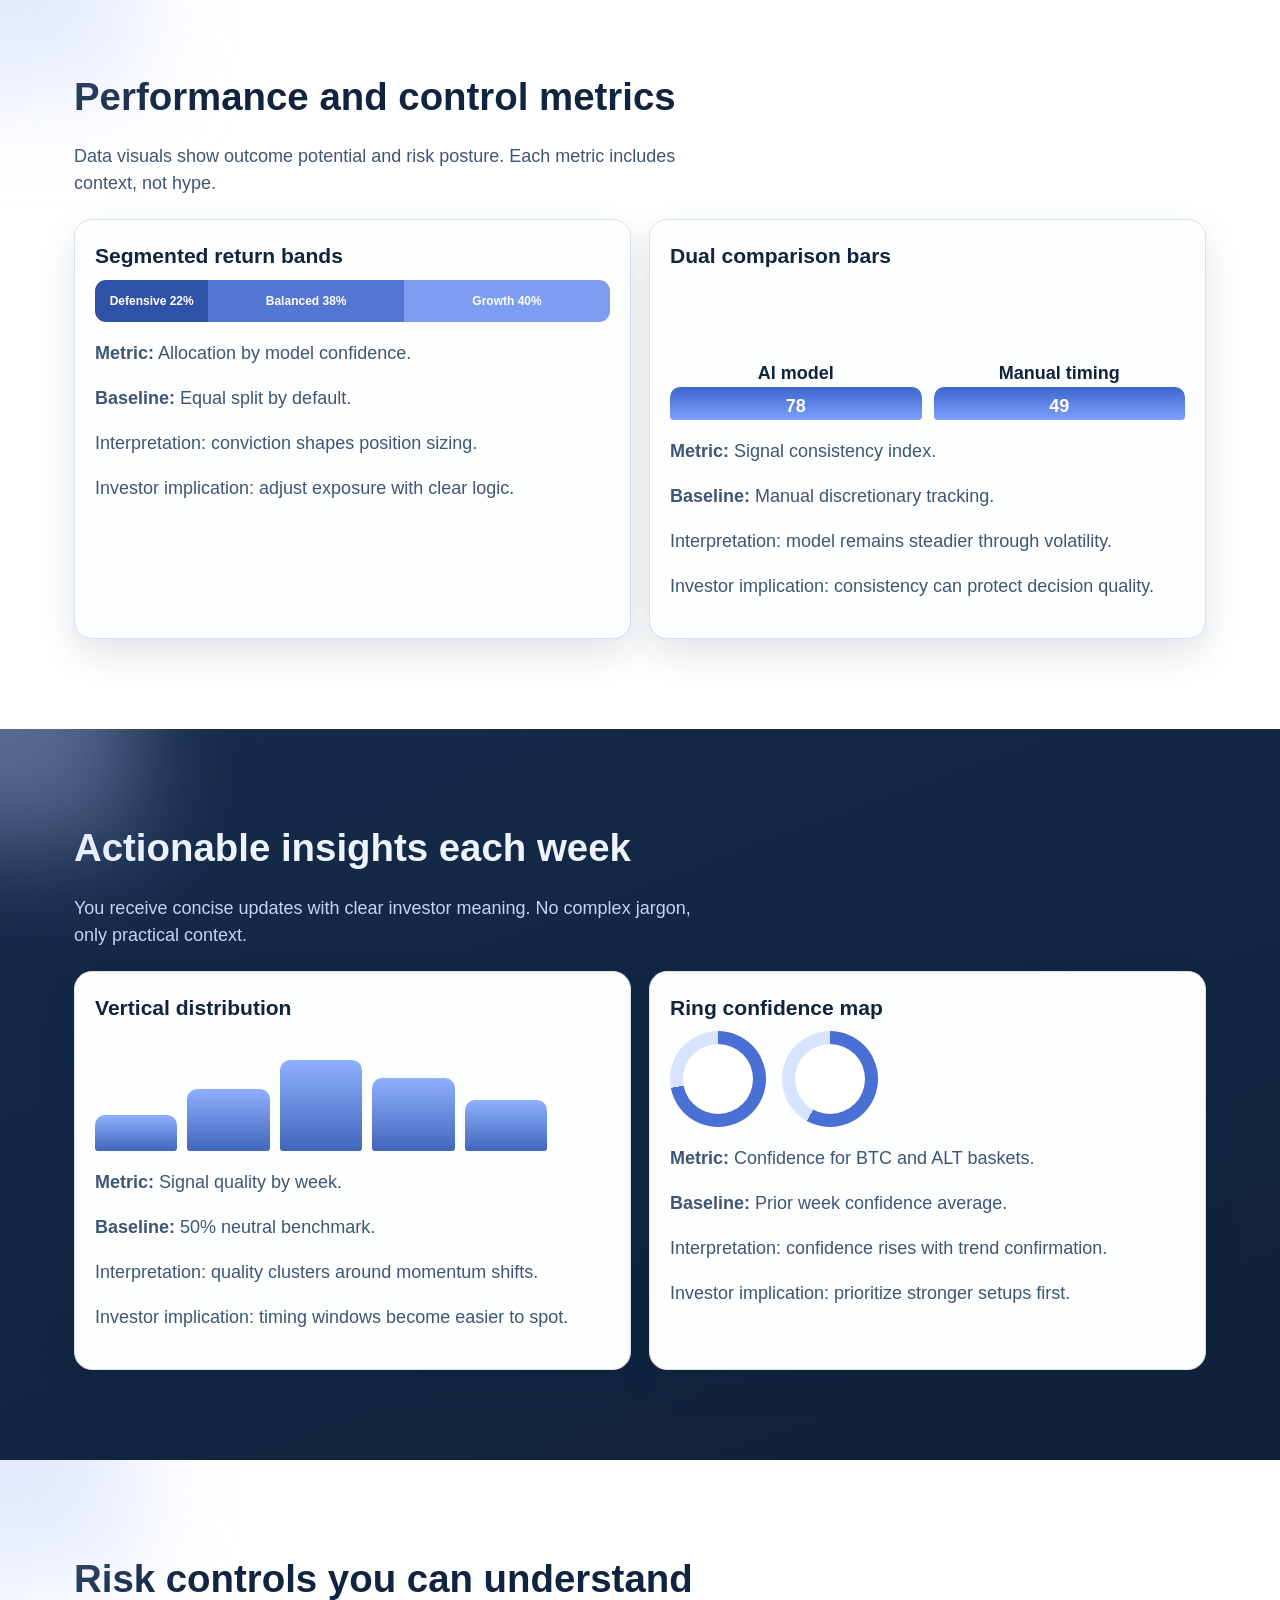
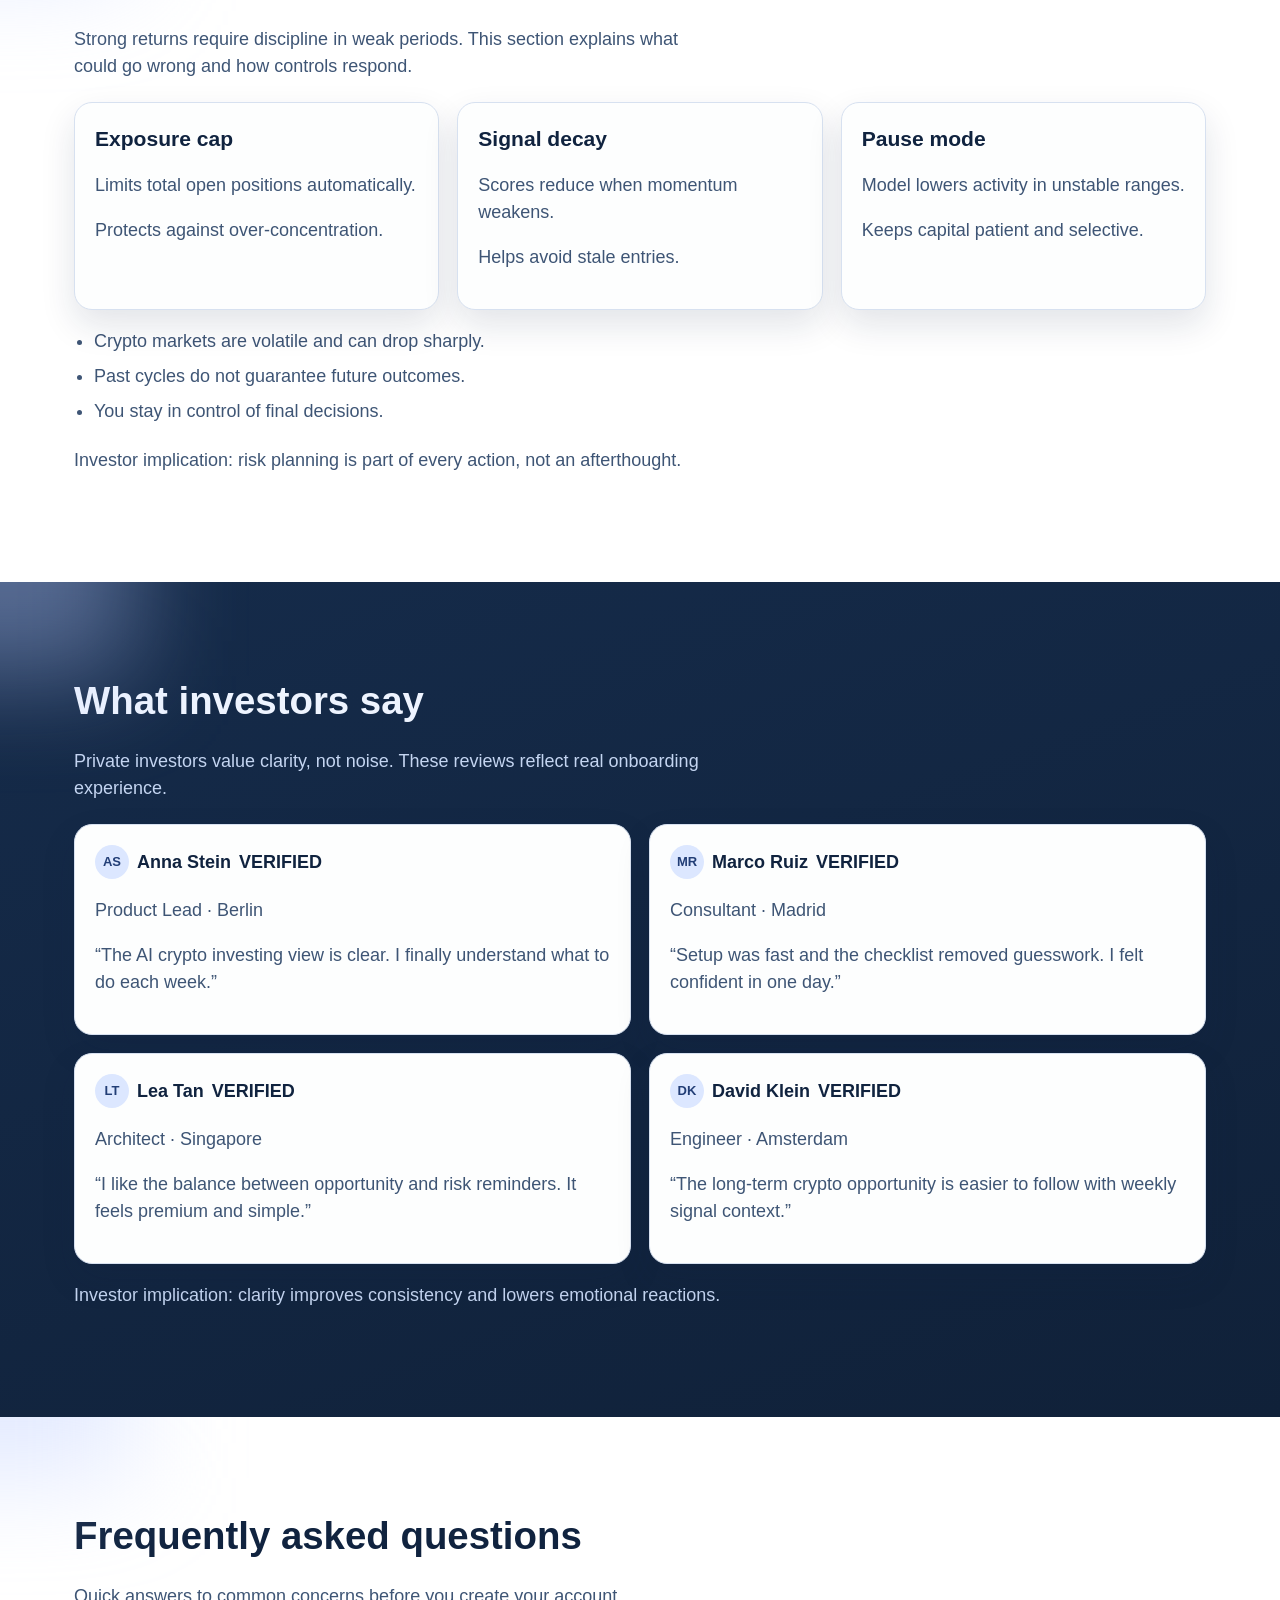
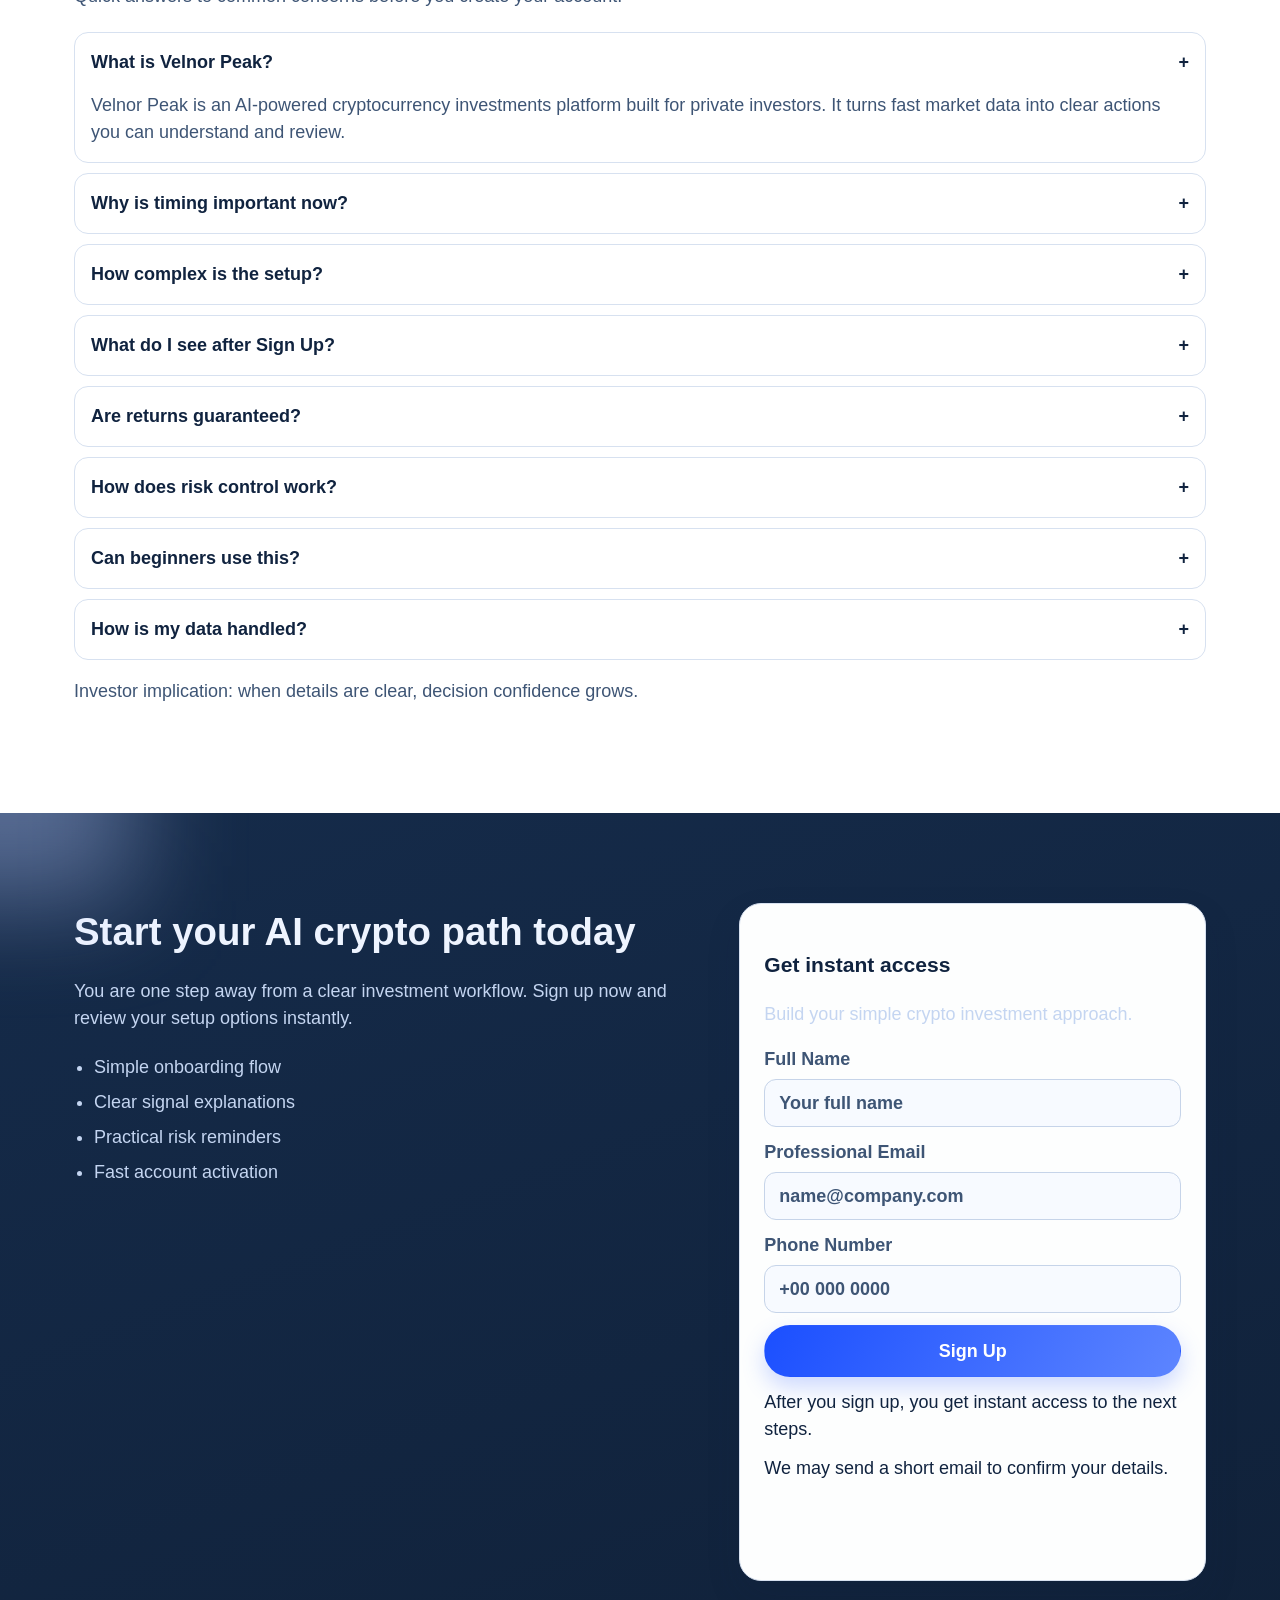
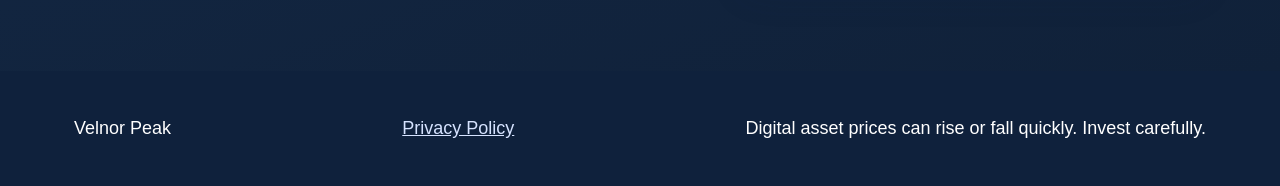
<file: es/index.html>
<!DOCTYPE html>
<html lang="en">
<head>
    <meta charset="UTF-8" />
    <meta name="viewport" content="width=device-width, initial-scale=1.0" />
    <title>Velnor Peak | AI-Powered Cryptocurrency Investments Español</title>
    <meta name="description" content="Explore Velnor Peak, a premium AI crypto investing experience with clear setup, risk controls, and smart insights for private investors (Español route)." />
    <link rel="canonical" href="https://velnorpeak.com/es/" />
    <link rel="alternate" hreflang="en" href="https://velnorpeak.com/" />
    <link rel="alternate" hreflang="de" href="https://velnorpeak.com/de/" />
    <link rel="alternate" hreflang="fr" href="https://velnorpeak.com/fr/" />
    <link rel="alternate" hreflang="es" href="https://velnorpeak.com/es/" />
    <link rel="alternate" hreflang="it" href="https://velnorpeak.com/it/" />
    <link rel="alternate" hreflang="tr" href="https://velnorpeak.com/tr/" />
    <link rel="alternate" hreflang="pt" href="https://velnorpeak.com/pt/" />
    <link rel="alternate" hreflang="ja" href="https://velnorpeak.com/jp/" />
    <link rel="alternate" hreflang="sk" href="https://velnorpeak.com/sk/" />
    <link rel="alternate" hreflang="nl-BE" href="https://velnorpeak.com/be/" />
    <link rel="alternate" hreflang="x-default" href="https://velnorpeak.com/" />
    <meta property="og:type" content="website" />
    <meta property="og:title" content="Velnor Peak | AI-Powered Cryptocurrency Investments Español" />
    <meta property="og:description" content="Explore Velnor Peak, a premium AI crypto investing experience with clear setup, risk controls, and smart insights for private investors (Español route)." />
    <meta property="og:url" content="https://velnorpeak.com/es/" />
    <meta property="og:site_name" content="Velnor Peak" />
    <meta name="twitter:card" content="summary_large_image" />
    <meta name="twitter:title" content="Velnor Peak | AI-Powered Cryptocurrency Investments Español" />
    <meta name="twitter:description" content="Explore Velnor Peak, a premium AI crypto investing experience with clear setup, risk controls, and smart insights for private investors (Español route)." />
    <link rel="stylesheet" href="../assets/style.css" />
    <script type="application/ld+json">{"@context":"https://schema.org","@type":"Organization","name":"Velnor Peak","url":"https://velnorpeak.com","logo":"https://velnorpeak.com/assets/img/logo.png","sameAs":[]}</script>
    <script type="application/ld+json">{"@context":"https://schema.org","@type":"WebSite","name":"Velnor Peak","url":"https://velnorpeak.com","potentialAction":{"@type":"SearchAction","target":"https://velnorpeak.com/?q={search_term_string}","query-input":"required name=search_term_string"}}</script>
    <script type="application/ld+json">{"@context":"https://schema.org","@type":"FAQPage","mainEntity":[{"@type":"Question","name":"What is Velnor Peak?","acceptedAnswer":{"@type":"Answer","text":"Velnor Peak is an AI-powered cryptocurrency investments platform built for private investors. It turns fast market data into clear actions you can understand and review."}},{"@type":"Question","name":"Why is timing important now?","acceptedAnswer":{"@type":"Answer","text":"Crypto markets move quickly around policy shifts, ETF demand, and liquidity waves. A faster model can help you react with better structure."}},{"@type":"Question","name":"How complex is the setup?","acceptedAnswer":{"@type":"Answer","text":"Setup is simple. You complete one sign-up form, verify details, and follow a short checklist inside your account."}},{"@type":"Question","name":"What do I see after Sign Up?","acceptedAnswer":{"@type":"Answer","text":"After you sign up, you get instant access to the next steps. You can then review options and choose what to do next."}},{"@type":"Question","name":"Are returns guaranteed?","acceptedAnswer":{"@type":"Answer","text":"No. Returns depend on market conditions. The platform provides data-driven guidance, but outcomes are never guaranteed."}},{"@type":"Question","name":"How does risk control work?","acceptedAnswer":{"@type":"Answer","text":"The model uses position sizing, signal confidence tiers, and exposure limits. This helps reduce emotional and oversized decisions."}},{"@type":"Question","name":"Can beginners use this?","acceptedAnswer":{"@type":"Answer","text":"Yes. The experience is designed for regular private investors with clear language, guided flow, and practical insights."}},{"@type":"Question","name":"How is my data handled?","acceptedAnswer":{"@type":"Answer","text":"Your data is processed with strict security controls and used for platform operation, legal duties, and account safety checks."}}]}</script>
</head>
<body>
    <header class="site-header" id="top">
      <div class="container header-inner">
        <a class="brand" href="../index.html">Velnor Peak</a>
        <nav class="main-nav" aria-label="Primary">
          <a href="#why-market">Why Market</a>
          <a href="#model">Model</a>
          <a href="#process">Process</a>
          <a href="#metrics">Metrics</a>
          <a href="#faq">FAQ</a>
        </nav>
        <div class="header-actions">
          <div class="lang-switcher" data-dropdown>
            <button class="active-lang" aria-expanded="false" aria-haspopup="true">Español</button>
            <ul class="lang-menu" role="menu">
                  <li><a href="../index.html"><span class="flag">GB</span> <span>English</span></a></li>
                  <li><a href="../de/index.html"><span class="flag">DE</span> <span>Deutsch</span></a></li>
                  <li><a href="../fr/index.html"><span class="flag">FR</span> <span>Français</span></a></li>
                  <li><a href="../it/index.html"><span class="flag">IT</span> <span>Italiano</span></a></li>
                  <li><a href="../tr/index.html"><span class="flag">TR</span> <span>Türkçe</span></a></li>
                  <li><a href="../pt/index.html"><span class="flag">PT</span> <span>Português</span></a></li>
                  <li><a href="../jp/index.html"><span class="flag">JP</span> <span>日本語</span></a></li>
                  <li><a href="../sk/index.html"><span class="flag">SK</span> <span>Slovak</span></a></li>
                  <li><a href="../be/index.html"><span class="flag">BE</span> <span>Nederlands (BE)</span></a></li>
            </ul>
          </div>
          <a class="btn btn-primary" href="#hero-form">Sign Up</a>
          <button class="burger" aria-label="Open menu" aria-controls="mobile-drawer" aria-expanded="false"><span></span><span></span><span></span></button>
        </div>
      </div>
    </header>

    <aside class="mobile-drawer" id="mobile-drawer" aria-hidden="true">
      <div class="drawer-content" role="dialog" aria-modal="true" aria-label="Mobile menu">
        <button class="drawer-close" aria-label="Close menu">×</button>
        <nav class="drawer-nav">
          <a href="#why-market">Why Market</a>
          <a href="#model">Model</a>
          <a href="#process">Process</a>
          <a href="#metrics">Metrics</a>
          <a href="#insights">Insights</a>
          <a href="#risk">Risk</a>
          <a href="#faq">FAQ</a>
        </nav>
        <div class="lang-switcher" data-dropdown>
          <button class="active-lang" aria-expanded="false" aria-haspopup="true">Español</button>
          <ul class="lang-menu" role="menu">
                  <li><a href="../index.html"><span class="flag">GB</span> <span>English</span></a></li>
                  <li><a href="../de/index.html"><span class="flag">DE</span> <span>Deutsch</span></a></li>
                  <li><a href="../fr/index.html"><span class="flag">FR</span> <span>Français</span></a></li>
                  <li><a href="../it/index.html"><span class="flag">IT</span> <span>Italiano</span></a></li>
                  <li><a href="../tr/index.html"><span class="flag">TR</span> <span>Türkçe</span></a></li>
                  <li><a href="../pt/index.html"><span class="flag">PT</span> <span>Português</span></a></li>
                  <li><a href="../jp/index.html"><span class="flag">JP</span> <span>日本語</span></a></li>
                  <li><a href="../sk/index.html"><span class="flag">SK</span> <span>Slovak</span></a></li>
                  <li><a href="../be/index.html"><span class="flag">BE</span> <span>Nederlands (BE)</span></a></li>
          </ul>
        </div>
        <a class="btn btn-primary" href="#hero-form">Sign Up</a>
      </div>
    </aside>

    <main>
      <section class="section light hero" id="hero">
        <div class="container hero-grid">
          <div>
            <span class="badge">AI Crypto Clarity</span>
            <h1>AI-powered cryptocurrency investments for clear, practical growth decisions</h1>
            <p>Velnor Peak gives private investors a simple AI crypto investing framework. It watches market momentum, on-chain activity, and cycle behavior to highlight structured opportunities in digital assets.</p>
            <p>Why now? Market cycles are moving faster, and timing matters more than ever. You get a guided dashboard, transparent ranges, and a straightforward crypto investment strategy.</p>
            <p>After you sign up, you get instant access to the next steps. You can review options and choose what to do next.</p>
            <ul class="trust-list">
              <li>Clear setup in under 24 hours</li>
              <li>Simple signals in plain English</li>
              <li>Built for regular private investors</li>
              <li>Risk guidance in each decision</li>
            </ul>
            <div class="performance-panel card reveal">
              <h3>Historical outcome range during favorable periods</h3>
              <div class="metric-split">
                <div><p class="metric">4%–11%</p><small>Typical monthly outcome range</small></div>
                <div><p class="metric">42%–128%</p><small>Observed annual range in past cycles</small></div>
              </div>
              <p class="muted">Returns depend on market conditions. Not guaranteed.</p>
            </div>
          </div>
          <div class="form-card" id="hero-form">
            <h3 class="form-title">Create your access</h3>
            <p class="form-sub">Start your AI-driven digital asset model setup.</p>
            <form class="lead-form">
              <label>Full Name<input type="text" name="name" placeholder="Your full name" required /></label>
              <label>Professional Email<input type="email" name="email" placeholder="name@company.com" required /></label>
              <label>Phone Number<input type="tel" name="phone" placeholder="+00 000 0000" required /></label>
              <button class="btn btn-primary" type="submit">Sign Up</button>
              <small>After you sign up, you get instant access to the next steps.</small>
              <small>We may send a short email to confirm your details.</small>
              <p class="success-message" aria-live="polite"></p>
            </form>
          </div>
        </div>
      </section>

      <section class="section dark" id="why-market">
        <div class="container">
          <h2>Why this market window matters</h2>
          <p class="section-intro">Crypto momentum is back, but it changes quickly. Smart structure can improve timing and reduce emotional decisions.</p>
          <div class="card-grid three reveal-group">
            <article class="card reveal"><h3>Cycle speed</h3><p>Capital rotates faster than past cycles.</p><p class="muted">Faster entries can improve position quality.</p></article>
            <article class="card reveal"><h3>ETF demand</h3><p>Institutional flows increase market depth.</p><p class="muted">Depth can support long-term crypto opportunity.</p></article>
            <article class="card reveal"><h3>Retail return</h3><p>Private investors are re-entering selectively.</p><p class="muted">Clear frameworks help avoid late entries.</p></article>
          </div>
          <p class="implication">Investor implication: a simple crypto investment approach is valuable when markets accelerate.</p>
        </div>
      </section>

      <section class="section light" id="model">
        <div class="container">
          <h2>How the AI model reads opportunity</h2>
          <p class="section-intro">The AI-driven digital asset model converts noisy signals into practical actions. You see what changed, why it matters, and what to review next.</p>
          <div class="visual architecture reveal">
            <h3>Signal architecture diagram</h3>
            <div class="layers">
              <div class="layer"><strong>Input</strong><span>On-chain + price + sentiment</span></div>
              <div class="layer"><strong>Engine</strong><span>AI confidence scoring</span></div>
              <div class="layer"><strong>Output</strong><span>Clear setup checklist</span></div>
            </div>
            <p><b>Metric:</b> 120+ data points refreshed hourly.</p>
            <p><b>Baseline:</b> Manual monitoring by one investor.</p>
            <p class="muted">Interpretation: speed and structure improve visibility.</p>
            <p class="implication">Investor implication: you act with evidence, not noise.</p>
          </div>
        </div>
      </section>

      <section class="section dark" id="process">
        <div class="container">
          <h2>Simple process from signup to activation</h2>
          <p class="section-intro">Every step is guided and short. You know exactly what happens next.</p>
          <div class="timeline four reveal-group">
            <article class="card reveal"><span class="time">5 Minute</span><h3>Create profile</h3><p>Submit details and verify your account.</p></article>
            <article class="card reveal"><span class="time">1–6 Hour</span><h3>Review options</h3><p>See the initial AI setup path.</p></article>
            <article class="card reveal"><span class="time">6–12 Hour</span><h3>Activate strategy</h3><p>Confirm risk level and start tracking.</p></article>
            <article class="card reveal"><span class="time">12–24 Hour</span><h3>Monitor signals</h3><p>Follow alerts and adjust if needed.</p></article>
          </div>
          <p class="implication">Most people finish setup in 24 hours.</p>
          <p class="muted">After you sign up, you will see a clear setup checklist.</p>
        </div>
      </section>

      <section class="section light" id="metrics">
        <div class="container">
          <h2>Performance and control metrics</h2>
          <p class="section-intro">Data visuals show outcome potential and risk posture. Each metric includes context, not hype.</p>
          <div class="visual-grid two">
            <article class="card reveal">
              <h3>Segmented return bands</h3>
              <div class="stacked-bars"><span style="--w:22%">Defensive 22%</span><span style="--w:38%">Balanced 38%</span><span style="--w:40%">Growth 40%</span></div>
              <p><b>Metric:</b> Allocation by model confidence.</p><p><b>Baseline:</b> Equal split by default.</p><p class="muted">Interpretation: conviction shapes position sizing.</p><p class="implication">Investor implication: adjust exposure with clear logic.</p>
            </article>
            <article class="card reveal">
              <h3>Dual comparison bars</h3>
              <div class="dual-bars"><div><label>AI model</label><span style="--h:78%">78</span></div><div><label>Manual timing</label><span style="--h:49%">49</span></div></div>
              <p><b>Metric:</b> Signal consistency index.</p><p><b>Baseline:</b> Manual discretionary tracking.</p><p class="muted">Interpretation: model remains steadier through volatility.</p><p class="implication">Investor implication: consistency can protect decision quality.</p>
            </article>
          </div>
        </div>
      </section>

      <section class="section dark" id="insights">
        <div class="container">
          <h2>Actionable insights each week</h2>
          <p class="section-intro">You receive concise updates with clear investor meaning. No complex jargon, only practical context.</p>
          <div class="visual-grid two">
            <article class="card reveal">
              <h3>Vertical distribution</h3>
              <div class="distribution"><span style="--h:30%"></span><span style="--h:52%"></span><span style="--h:76%"></span><span style="--h:61%"></span><span style="--h:43%"></span></div>
              <p><b>Metric:</b> Signal quality by week.</p><p><b>Baseline:</b> 50% neutral benchmark.</p><p class="muted">Interpretation: quality clusters around momentum shifts.</p><p class="implication">Investor implication: timing windows become easier to spot.</p>
            </article>
            <article class="card reveal">
              <h3>Ring confidence map</h3>
              <div class="rings"><div class="ring" style="--p:72">72%</div><div class="ring" style="--p:58">58%</div></div>
              <p><b>Metric:</b> Confidence for BTC and ALT baskets.</p><p><b>Baseline:</b> Prior week confidence average.</p><p class="muted">Interpretation: confidence rises with trend confirmation.</p><p class="implication">Investor implication: prioritize stronger setups first.</p>
            </article>
          </div>
        </div>
      </section>

      <section class="section light" id="risk">
        <div class="container">
          <h2>Risk controls you can understand</h2>
          <p class="section-intro">Strong returns require discipline in weak periods. This section explains what could go wrong and how controls respond.</p>
          <div class="card-grid three reveal-group">
            <article class="card reveal"><h3>Exposure cap</h3><p>Limits total open positions automatically.</p><p class="muted">Protects against over-concentration.</p></article>
            <article class="card reveal"><h3>Signal decay</h3><p>Scores reduce when momentum weakens.</p><p class="muted">Helps avoid stale entries.</p></article>
            <article class="card reveal"><h3>Pause mode</h3><p>Model lowers activity in unstable ranges.</p><p class="muted">Keeps capital patient and selective.</p></article>
          </div>
          <ul class="bullet-list">
            <li>Crypto markets are volatile and can drop sharply.</li>
            <li>Past cycles do not guarantee future outcomes.</li>
            <li>You stay in control of final decisions.</li>
          </ul>
          <p class="implication">Investor implication: risk planning is part of every action, not an afterthought.</p>
        </div>
      </section>

      <section class="section dark" id="reviews">
        <div class="container">
          <h2>What investors say</h2>
          <p class="section-intro">Private investors value clarity, not noise. These reviews reflect real onboarding experience.</p>
          <div class="card-grid two reviews">
            <article class="card reveal"><p class="review-head"><span class="avatar">AS</span> Anna Stein <b>VERIFIED</b></p><p class="muted">Product Lead · Berlin</p><p>“The AI crypto investing view is clear. I finally understand what to do each week.”</p></article>
            <article class="card reveal"><p class="review-head"><span class="avatar">MR</span> Marco Ruiz <b>VERIFIED</b></p><p class="muted">Consultant · Madrid</p><p>“Setup was fast and the checklist removed guesswork. I felt confident in one day.”</p></article>
            <article class="card reveal"><p class="review-head"><span class="avatar">LT</span> Lea Tan <b>VERIFIED</b></p><p class="muted">Architect · Singapore</p><p>“I like the balance between opportunity and risk reminders. It feels premium and simple.”</p></article>
            <article class="card reveal"><p class="review-head"><span class="avatar">DK</span> David Klein <b>VERIFIED</b></p><p class="muted">Engineer · Amsterdam</p><p>“The long-term crypto opportunity is easier to follow with weekly signal context.”</p></article>
          </div>
          <p class="implication">Investor implication: clarity improves consistency and lowers emotional reactions.</p>
        </div>
      </section>

      <section class="section light" id="faq">
        <div class="container">
          <h2>Frequently asked questions</h2>
          <p class="section-intro">Quick answers to common concerns before you create your account.</p>
          <div class="faq-list reveal-group">
          <div class="faq-item open">
            <button class="faq-question" aria-expanded="true">What is Velnor Peak?<span>+</span></button>
            <div class="faq-answer"><p>Velnor Peak is an AI-powered cryptocurrency investments platform built for private investors. It turns fast market data into clear actions you can understand and review.</p></div>
          </div>
          <div class="faq-item">
            <button class="faq-question" aria-expanded="false">Why is timing important now?<span>+</span></button>
            <div class="faq-answer"><p>Crypto markets move quickly around policy shifts, ETF demand, and liquidity waves. A faster model can help you react with better structure.</p></div>
          </div>
          <div class="faq-item">
            <button class="faq-question" aria-expanded="false">How complex is the setup?<span>+</span></button>
            <div class="faq-answer"><p>Setup is simple. You complete one sign-up form, verify details, and follow a short checklist inside your account.</p></div>
          </div>
          <div class="faq-item">
            <button class="faq-question" aria-expanded="false">What do I see after Sign Up?<span>+</span></button>
            <div class="faq-answer"><p>After you sign up, you get instant access to the next steps. You can then review options and choose what to do next.</p></div>
          </div>
          <div class="faq-item">
            <button class="faq-question" aria-expanded="false">Are returns guaranteed?<span>+</span></button>
            <div class="faq-answer"><p>No. Returns depend on market conditions. The platform provides data-driven guidance, but outcomes are never guaranteed.</p></div>
          </div>
          <div class="faq-item">
            <button class="faq-question" aria-expanded="false">How does risk control work?<span>+</span></button>
            <div class="faq-answer"><p>The model uses position sizing, signal confidence tiers, and exposure limits. This helps reduce emotional and oversized decisions.</p></div>
          </div>
          <div class="faq-item">
            <button class="faq-question" aria-expanded="false">Can beginners use this?<span>+</span></button>
            <div class="faq-answer"><p>Yes. The experience is designed for regular private investors with clear language, guided flow, and practical insights.</p></div>
          </div>
          <div class="faq-item">
            <button class="faq-question" aria-expanded="false">How is my data handled?<span>+</span></button>
            <div class="faq-answer"><p>Your data is processed with strict security controls and used for platform operation, legal duties, and account safety checks.</p></div>
          </div>
          </div>
          <p class="implication">Investor implication: when details are clear, decision confidence grows.</p>
        </div>
      </section>

      <section class="section dark" id="final-cta">
        <div class="container final-grid">
          <div>
            <h2>Start your AI crypto path today</h2>
            <p class="section-intro">You are one step away from a clear investment workflow. Sign up now and review your setup options instantly.</p>
            <ul class="bullet-list">
              <li>Simple onboarding flow</li>
              <li>Clear signal explanations</li>
              <li>Practical risk reminders</li>
              <li>Fast account activation</li>
            </ul>
          </div>
          <div class="form-card">
            <h3 class="form-title">Get instant access</h3>
            <p class="form-sub">Build your simple crypto investment approach.</p>
            <form class="lead-form">
              <label>Full Name<input type="text" name="name" placeholder="Your full name" required /></label>
              <label>Professional Email<input type="email" name="email" placeholder="name@company.com" required /></label>
              <label>Phone Number<input type="tel" name="phone" placeholder="+00 000 0000" required /></label>
              <button class="btn btn-primary" type="submit">Sign Up</button>
              <small>After you sign up, you get instant access to the next steps.</small>
              <small>We may send a short email to confirm your details.</small>
              <p class="success-message" aria-live="polite"></p>
            </form>
          </div>
        </div>
      </section>
    </main>

    <footer class="site-footer">
      <div class="container footer-inner">
        <p>Velnor Peak</p>
        <button class="privacy-link" data-open-privacy>Privacy Policy</button>
        <p class="muted">Digital asset prices can rise or fall quickly. Invest carefully.</p>
      </div>
    </footer>

    <div class="privacy-modal" aria-hidden="true" role="dialog" aria-modal="true" aria-label="Privacy Policy">
      <div class="privacy-panel">
        <button class="privacy-close-top" data-close-privacy aria-label="Close privacy modal">×</button>
        <h2>Privacy Policy</h2>
        <div class="privacy-body">
          <h3>Introduction</h3><p>This policy explains how Velnor Peak collects, uses, and protects personal information when you use our website and sign-up forms.</p>
          <h3>Data collection</h3><p>We collect full name, professional email, phone number, technical device data, and usage activity needed to provide secure account access.</p>
          <h3>Legal basis</h3><p>Processing is based on consent, contract preparation, legitimate interests for security, and legal obligations where required.</p>
          <h3>Cookies</h3><p>Cookies support session continuity, analytics, and interface quality. You can manage cookie preferences in your browser settings.</p>
          <h3>Retention</h3><p>We keep data only for as long as needed for account operation, fraud prevention, legal duties, and dispute management.</p>
          <h3>Third-party sharing</h3><p>We may share limited data with hosting, analytics, security, and verification providers under strict contractual safeguards.</p>
          <h3>Security</h3><p>We use encryption in transit, restricted access controls, monitoring systems, and regular internal reviews to protect your information.</p>
          <h3>User rights</h3><p>You may request access, correction, deletion, restriction, portability, or objection depending on applicable privacy laws.</p>
          <h3>International transfers</h3><p>When data crosses borders, we apply approved transfer safeguards and contractual protections.</p>
          <h3>Industry risk disclosure</h3><p>Digital assets are volatile. Platform insights support decisions, but do not guarantee outcomes or remove market risk.</p>
          <h3>Contact</h3><p>For privacy requests, contact privacy@velnorpeak.com. We respond as quickly as possible according to legal timelines.</p>
        </div>
        <div class="privacy-actions">
          <button class="btn" data-close-privacy>Close</button>
        </div>
      </div>
    </div>

    <script defer src="../assets/app.js"></script>
</body>
</html>
</file>
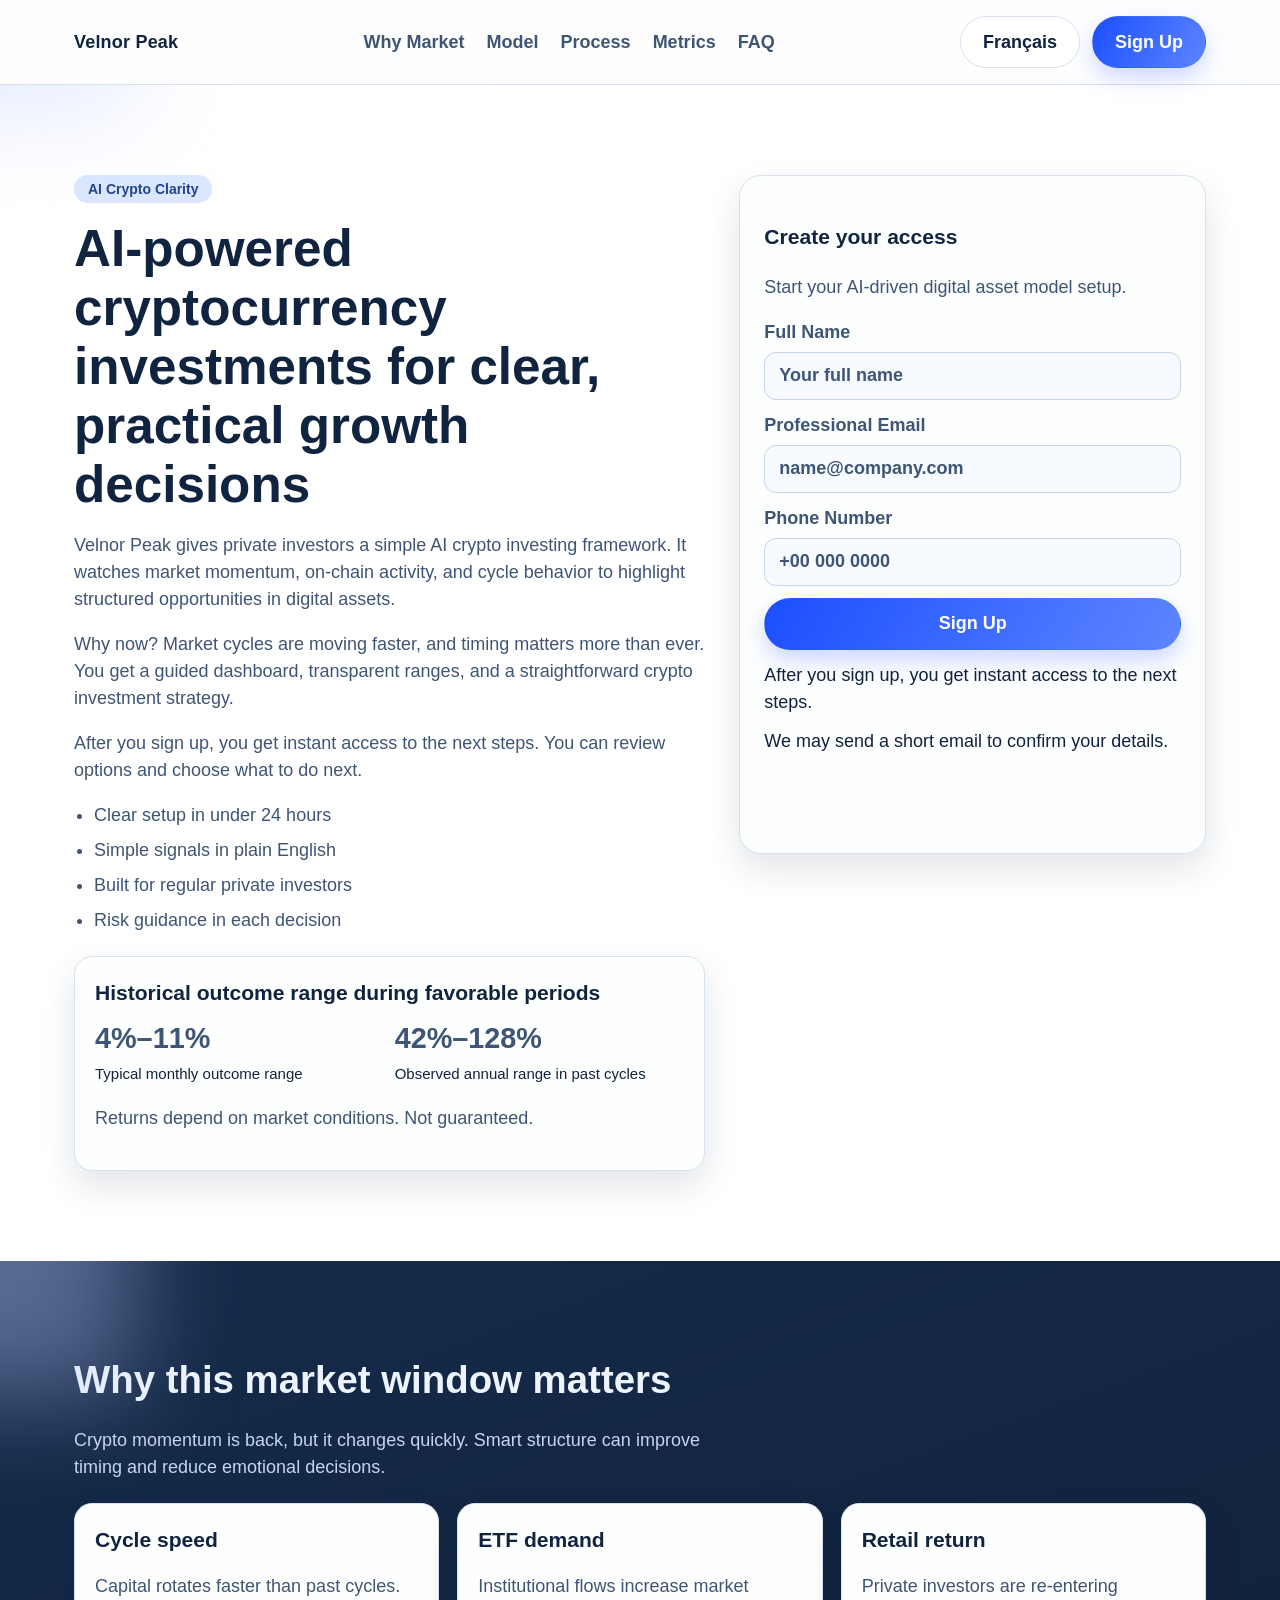
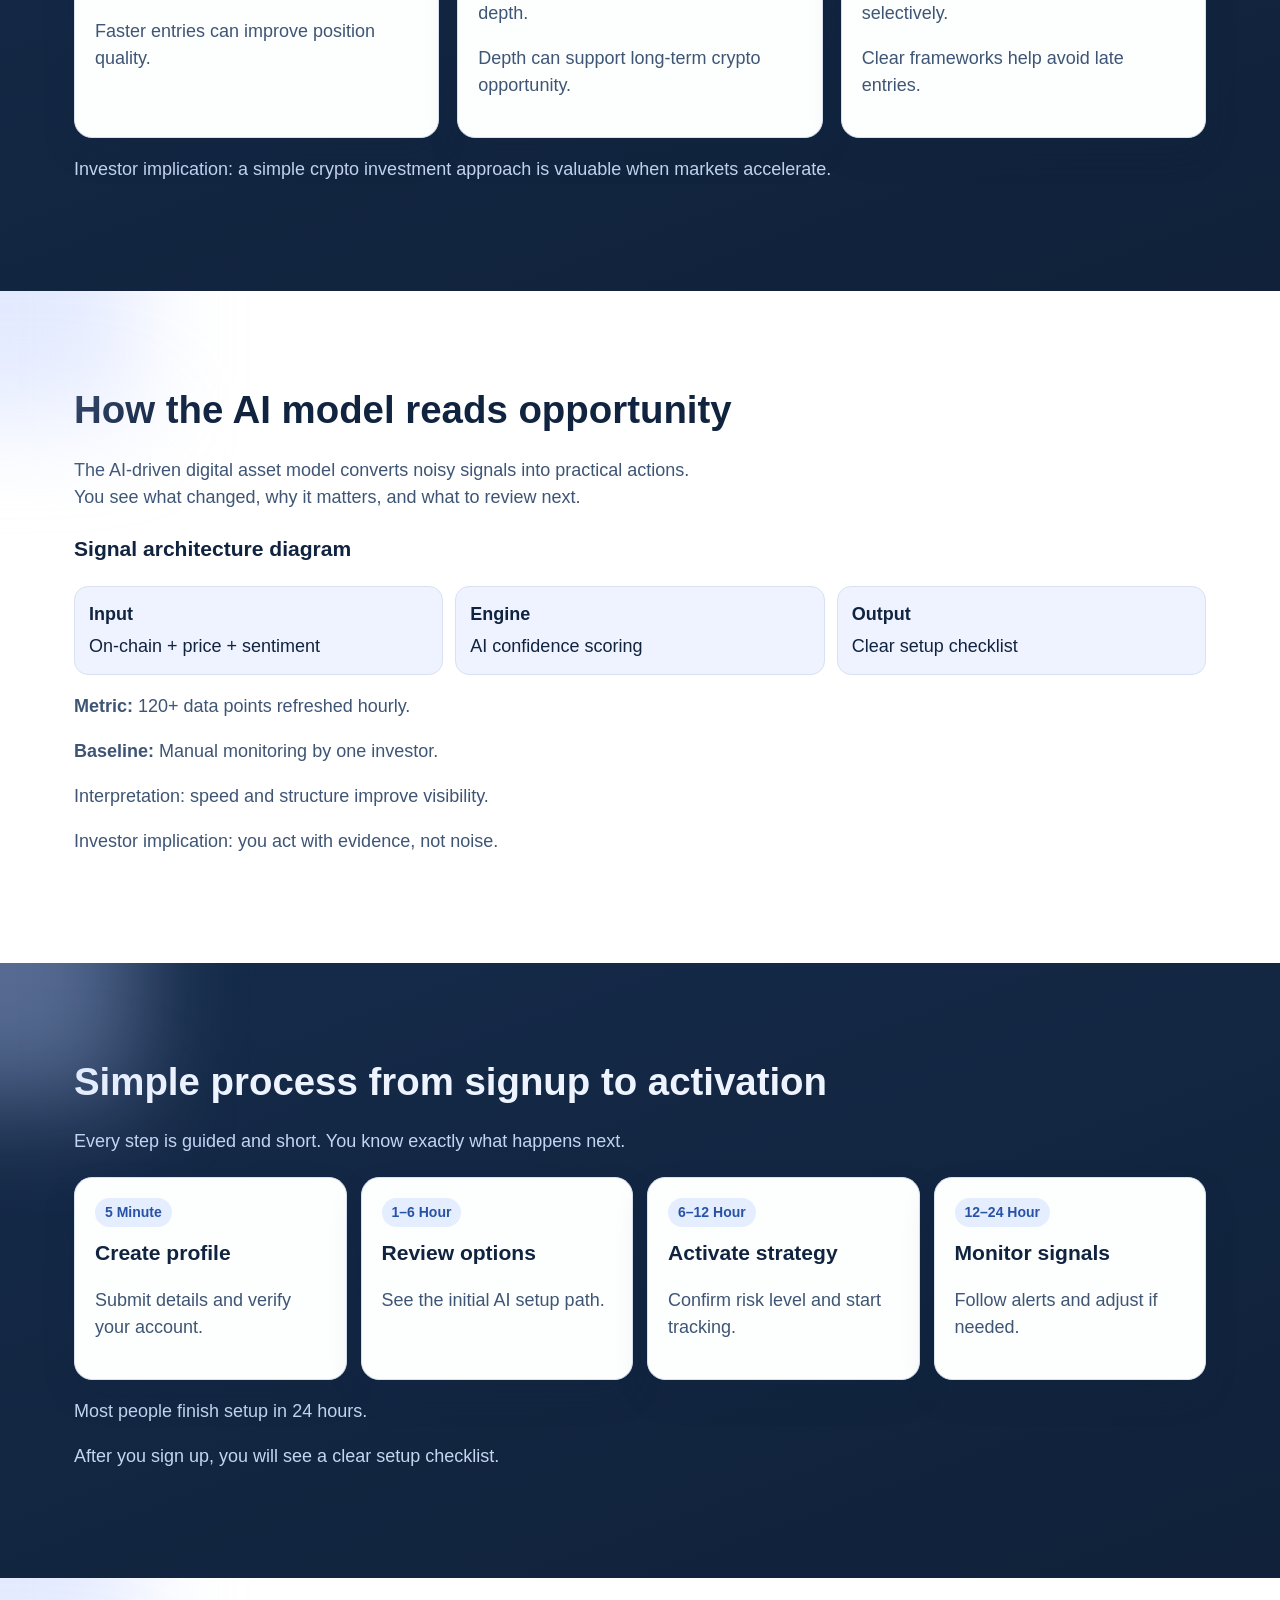
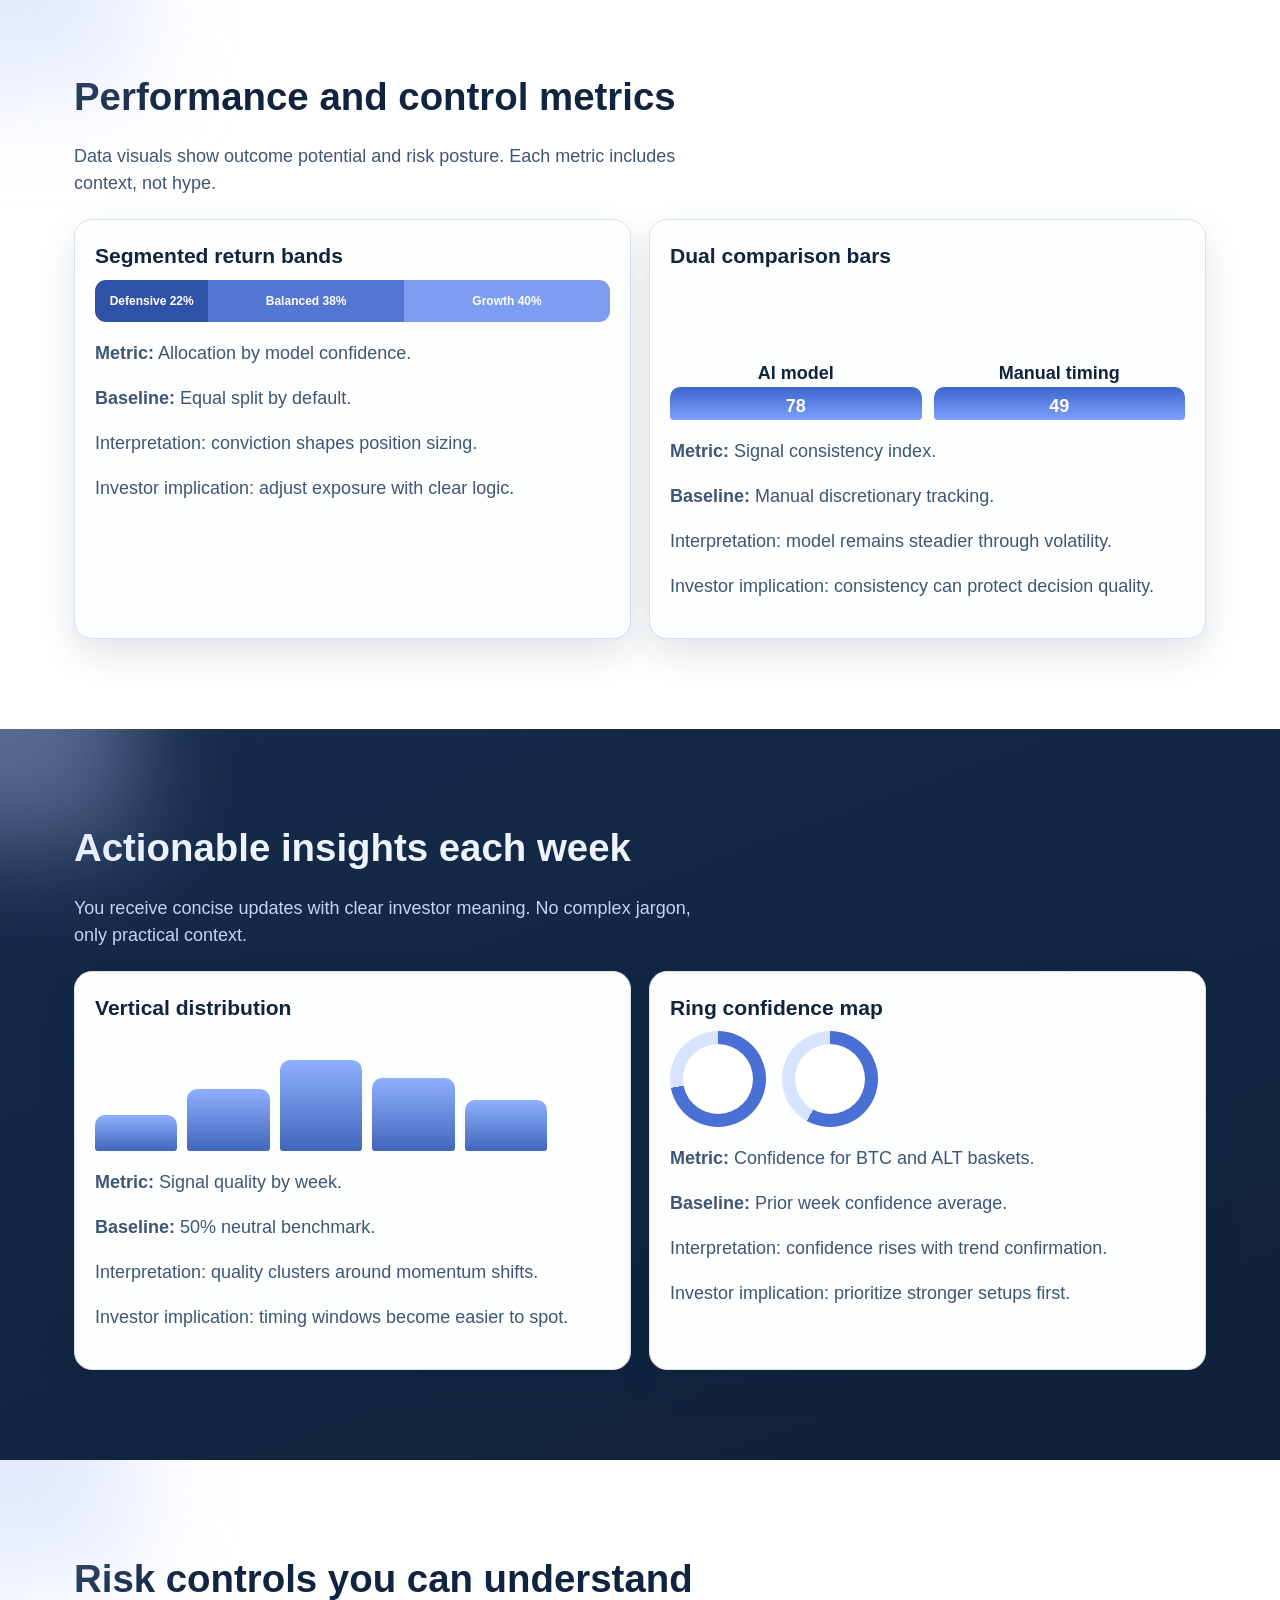
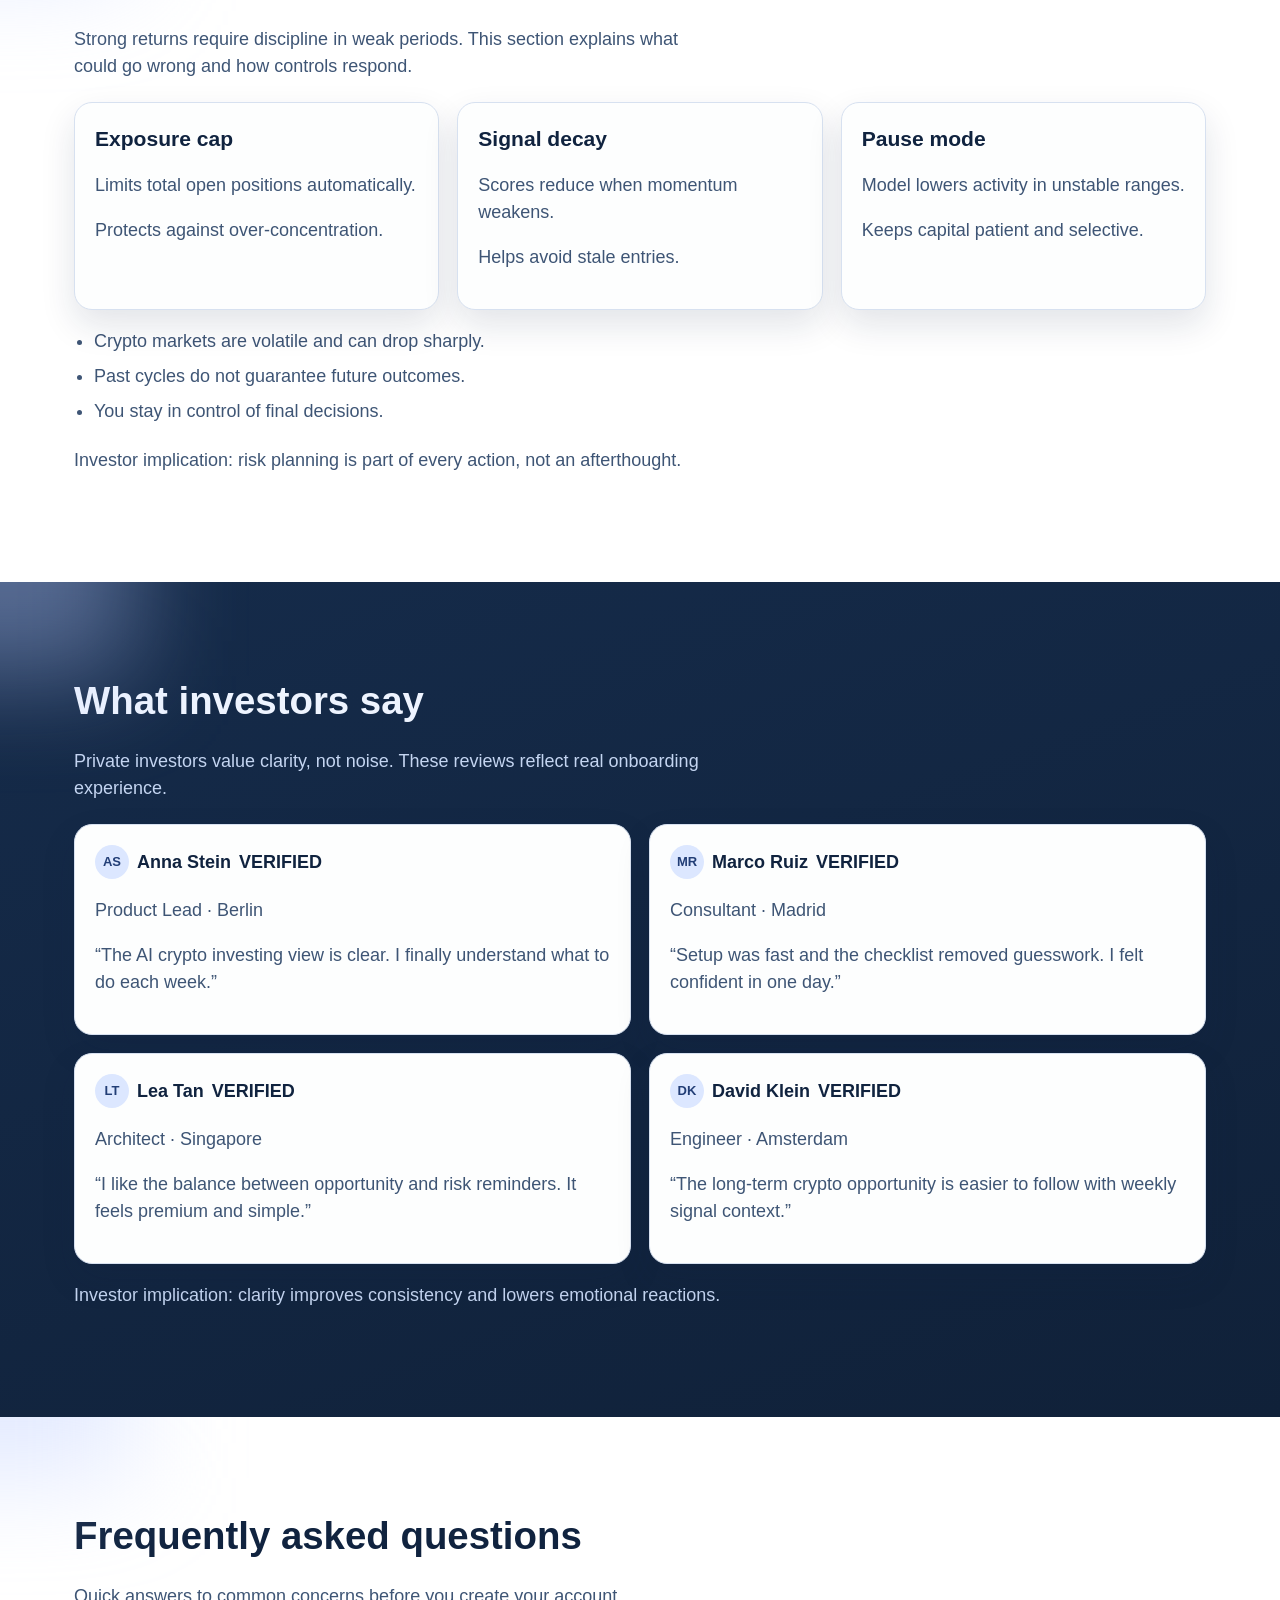
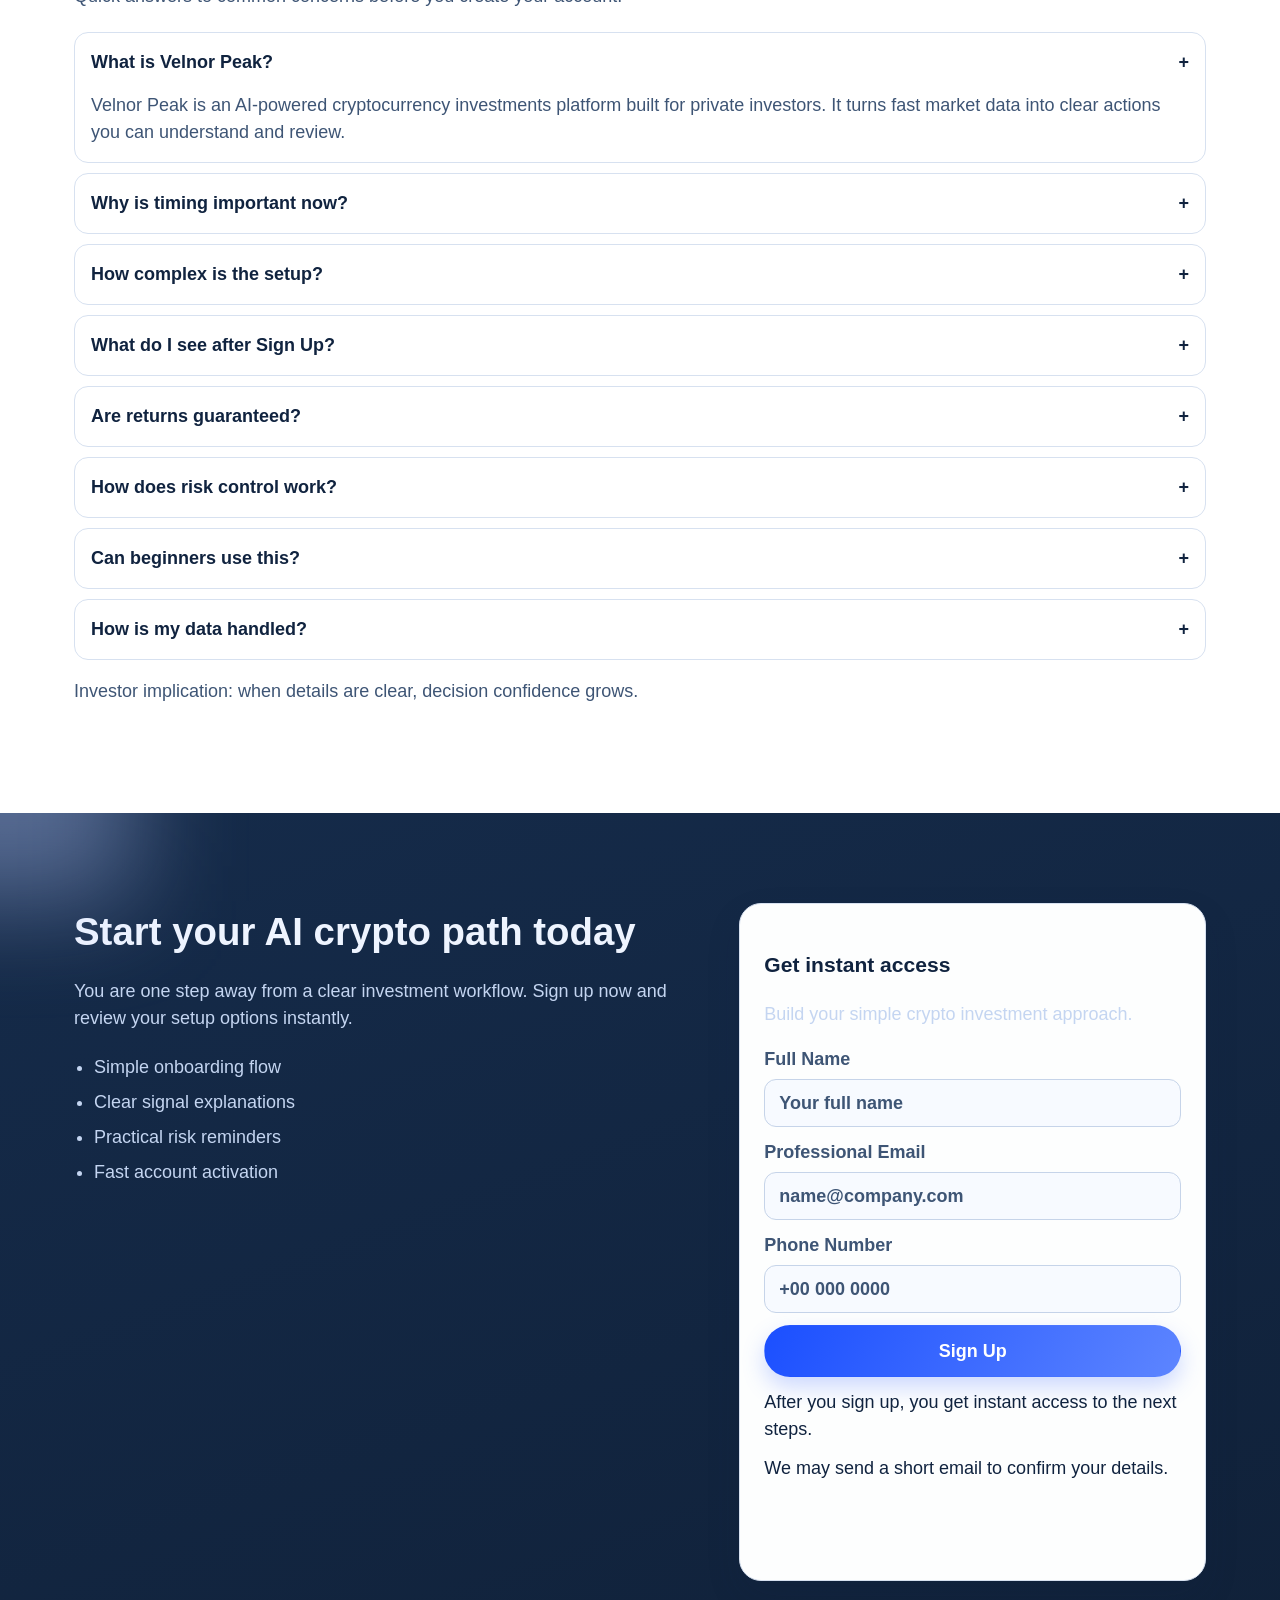
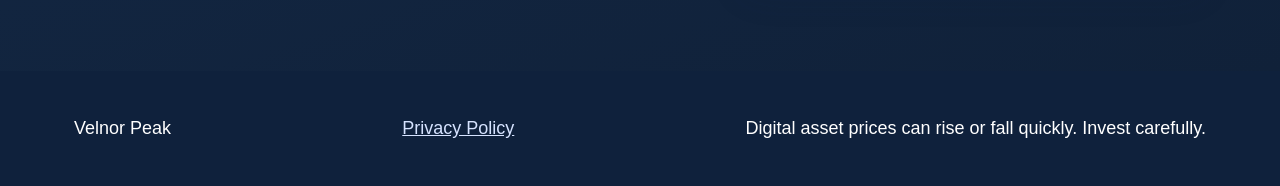
<file: fr/index.html>
<!DOCTYPE html>
<html lang="en">
<head>
    <meta charset="UTF-8" />
    <meta name="viewport" content="width=device-width, initial-scale=1.0" />
    <title>Velnor Peak | AI-Powered Cryptocurrency Investments Français</title>
    <meta name="description" content="Explore Velnor Peak, a premium AI crypto investing experience with clear setup, risk controls, and smart insights for private investors (Français route)." />
    <link rel="canonical" href="https://velnorpeak.com/fr/" />
    <link rel="alternate" hreflang="en" href="https://velnorpeak.com/" />
    <link rel="alternate" hreflang="de" href="https://velnorpeak.com/de/" />
    <link rel="alternate" hreflang="fr" href="https://velnorpeak.com/fr/" />
    <link rel="alternate" hreflang="es" href="https://velnorpeak.com/es/" />
    <link rel="alternate" hreflang="it" href="https://velnorpeak.com/it/" />
    <link rel="alternate" hreflang="tr" href="https://velnorpeak.com/tr/" />
    <link rel="alternate" hreflang="pt" href="https://velnorpeak.com/pt/" />
    <link rel="alternate" hreflang="ja" href="https://velnorpeak.com/jp/" />
    <link rel="alternate" hreflang="sk" href="https://velnorpeak.com/sk/" />
    <link rel="alternate" hreflang="nl-BE" href="https://velnorpeak.com/be/" />
    <link rel="alternate" hreflang="x-default" href="https://velnorpeak.com/" />
    <meta property="og:type" content="website" />
    <meta property="og:title" content="Velnor Peak | AI-Powered Cryptocurrency Investments Français" />
    <meta property="og:description" content="Explore Velnor Peak, a premium AI crypto investing experience with clear setup, risk controls, and smart insights for private investors (Français route)." />
    <meta property="og:url" content="https://velnorpeak.com/fr/" />
    <meta property="og:site_name" content="Velnor Peak" />
    <meta name="twitter:card" content="summary_large_image" />
    <meta name="twitter:title" content="Velnor Peak | AI-Powered Cryptocurrency Investments Français" />
    <meta name="twitter:description" content="Explore Velnor Peak, a premium AI crypto investing experience with clear setup, risk controls, and smart insights for private investors (Français route)." />
    <link rel="stylesheet" href="../assets/style.css" />
    <script type="application/ld+json">{"@context":"https://schema.org","@type":"Organization","name":"Velnor Peak","url":"https://velnorpeak.com","logo":"https://velnorpeak.com/assets/img/logo.png","sameAs":[]}</script>
    <script type="application/ld+json">{"@context":"https://schema.org","@type":"WebSite","name":"Velnor Peak","url":"https://velnorpeak.com","potentialAction":{"@type":"SearchAction","target":"https://velnorpeak.com/?q={search_term_string}","query-input":"required name=search_term_string"}}</script>
    <script type="application/ld+json">{"@context":"https://schema.org","@type":"FAQPage","mainEntity":[{"@type":"Question","name":"What is Velnor Peak?","acceptedAnswer":{"@type":"Answer","text":"Velnor Peak is an AI-powered cryptocurrency investments platform built for private investors. It turns fast market data into clear actions you can understand and review."}},{"@type":"Question","name":"Why is timing important now?","acceptedAnswer":{"@type":"Answer","text":"Crypto markets move quickly around policy shifts, ETF demand, and liquidity waves. A faster model can help you react with better structure."}},{"@type":"Question","name":"How complex is the setup?","acceptedAnswer":{"@type":"Answer","text":"Setup is simple. You complete one sign-up form, verify details, and follow a short checklist inside your account."}},{"@type":"Question","name":"What do I see after Sign Up?","acceptedAnswer":{"@type":"Answer","text":"After you sign up, you get instant access to the next steps. You can then review options and choose what to do next."}},{"@type":"Question","name":"Are returns guaranteed?","acceptedAnswer":{"@type":"Answer","text":"No. Returns depend on market conditions. The platform provides data-driven guidance, but outcomes are never guaranteed."}},{"@type":"Question","name":"How does risk control work?","acceptedAnswer":{"@type":"Answer","text":"The model uses position sizing, signal confidence tiers, and exposure limits. This helps reduce emotional and oversized decisions."}},{"@type":"Question","name":"Can beginners use this?","acceptedAnswer":{"@type":"Answer","text":"Yes. The experience is designed for regular private investors with clear language, guided flow, and practical insights."}},{"@type":"Question","name":"How is my data handled?","acceptedAnswer":{"@type":"Answer","text":"Your data is processed with strict security controls and used for platform operation, legal duties, and account safety checks."}}]}</script>
</head>
<body>
    <header class="site-header" id="top">
      <div class="container header-inner">
        <a class="brand" href="../index.html">Velnor Peak</a>
        <nav class="main-nav" aria-label="Primary">
          <a href="#why-market">Why Market</a>
          <a href="#model">Model</a>
          <a href="#process">Process</a>
          <a href="#metrics">Metrics</a>
          <a href="#faq">FAQ</a>
        </nav>
        <div class="header-actions">
          <div class="lang-switcher" data-dropdown>
            <button class="active-lang" aria-expanded="false" aria-haspopup="true">Français</button>
            <ul class="lang-menu" role="menu">
                  <li><a href="../index.html"><span class="flag">GB</span> <span>English</span></a></li>
                  <li><a href="../de/index.html"><span class="flag">DE</span> <span>Deutsch</span></a></li>
                  <li><a href="../es/index.html"><span class="flag">ES</span> <span>Español</span></a></li>
                  <li><a href="../it/index.html"><span class="flag">IT</span> <span>Italiano</span></a></li>
                  <li><a href="../tr/index.html"><span class="flag">TR</span> <span>Türkçe</span></a></li>
                  <li><a href="../pt/index.html"><span class="flag">PT</span> <span>Português</span></a></li>
                  <li><a href="../jp/index.html"><span class="flag">JP</span> <span>日本語</span></a></li>
                  <li><a href="../sk/index.html"><span class="flag">SK</span> <span>Slovak</span></a></li>
                  <li><a href="../be/index.html"><span class="flag">BE</span> <span>Nederlands (BE)</span></a></li>
            </ul>
          </div>
          <a class="btn btn-primary" href="#hero-form">Sign Up</a>
          <button class="burger" aria-label="Open menu" aria-controls="mobile-drawer" aria-expanded="false"><span></span><span></span><span></span></button>
        </div>
      </div>
    </header>

    <aside class="mobile-drawer" id="mobile-drawer" aria-hidden="true">
      <div class="drawer-content" role="dialog" aria-modal="true" aria-label="Mobile menu">
        <button class="drawer-close" aria-label="Close menu">×</button>
        <nav class="drawer-nav">
          <a href="#why-market">Why Market</a>
          <a href="#model">Model</a>
          <a href="#process">Process</a>
          <a href="#metrics">Metrics</a>
          <a href="#insights">Insights</a>
          <a href="#risk">Risk</a>
          <a href="#faq">FAQ</a>
        </nav>
        <div class="lang-switcher" data-dropdown>
          <button class="active-lang" aria-expanded="false" aria-haspopup="true">Français</button>
          <ul class="lang-menu" role="menu">
                  <li><a href="../index.html"><span class="flag">GB</span> <span>English</span></a></li>
                  <li><a href="../de/index.html"><span class="flag">DE</span> <span>Deutsch</span></a></li>
                  <li><a href="../es/index.html"><span class="flag">ES</span> <span>Español</span></a></li>
                  <li><a href="../it/index.html"><span class="flag">IT</span> <span>Italiano</span></a></li>
                  <li><a href="../tr/index.html"><span class="flag">TR</span> <span>Türkçe</span></a></li>
                  <li><a href="../pt/index.html"><span class="flag">PT</span> <span>Português</span></a></li>
                  <li><a href="../jp/index.html"><span class="flag">JP</span> <span>日本語</span></a></li>
                  <li><a href="../sk/index.html"><span class="flag">SK</span> <span>Slovak</span></a></li>
                  <li><a href="../be/index.html"><span class="flag">BE</span> <span>Nederlands (BE)</span></a></li>
          </ul>
        </div>
        <a class="btn btn-primary" href="#hero-form">Sign Up</a>
      </div>
    </aside>

    <main>
      <section class="section light hero" id="hero">
        <div class="container hero-grid">
          <div>
            <span class="badge">AI Crypto Clarity</span>
            <h1>AI-powered cryptocurrency investments for clear, practical growth decisions</h1>
            <p>Velnor Peak gives private investors a simple AI crypto investing framework. It watches market momentum, on-chain activity, and cycle behavior to highlight structured opportunities in digital assets.</p>
            <p>Why now? Market cycles are moving faster, and timing matters more than ever. You get a guided dashboard, transparent ranges, and a straightforward crypto investment strategy.</p>
            <p>After you sign up, you get instant access to the next steps. You can review options and choose what to do next.</p>
            <ul class="trust-list">
              <li>Clear setup in under 24 hours</li>
              <li>Simple signals in plain English</li>
              <li>Built for regular private investors</li>
              <li>Risk guidance in each decision</li>
            </ul>
            <div class="performance-panel card reveal">
              <h3>Historical outcome range during favorable periods</h3>
              <div class="metric-split">
                <div><p class="metric">4%–11%</p><small>Typical monthly outcome range</small></div>
                <div><p class="metric">42%–128%</p><small>Observed annual range in past cycles</small></div>
              </div>
              <p class="muted">Returns depend on market conditions. Not guaranteed.</p>
            </div>
          </div>
          <div class="form-card" id="hero-form">
            <h3 class="form-title">Create your access</h3>
            <p class="form-sub">Start your AI-driven digital asset model setup.</p>
            <form class="lead-form">
              <label>Full Name<input type="text" name="name" placeholder="Your full name" required /></label>
              <label>Professional Email<input type="email" name="email" placeholder="name@company.com" required /></label>
              <label>Phone Number<input type="tel" name="phone" placeholder="+00 000 0000" required /></label>
              <button class="btn btn-primary" type="submit">Sign Up</button>
              <small>After you sign up, you get instant access to the next steps.</small>
              <small>We may send a short email to confirm your details.</small>
              <p class="success-message" aria-live="polite"></p>
            </form>
          </div>
        </div>
      </section>

      <section class="section dark" id="why-market">
        <div class="container">
          <h2>Why this market window matters</h2>
          <p class="section-intro">Crypto momentum is back, but it changes quickly. Smart structure can improve timing and reduce emotional decisions.</p>
          <div class="card-grid three reveal-group">
            <article class="card reveal"><h3>Cycle speed</h3><p>Capital rotates faster than past cycles.</p><p class="muted">Faster entries can improve position quality.</p></article>
            <article class="card reveal"><h3>ETF demand</h3><p>Institutional flows increase market depth.</p><p class="muted">Depth can support long-term crypto opportunity.</p></article>
            <article class="card reveal"><h3>Retail return</h3><p>Private investors are re-entering selectively.</p><p class="muted">Clear frameworks help avoid late entries.</p></article>
          </div>
          <p class="implication">Investor implication: a simple crypto investment approach is valuable when markets accelerate.</p>
        </div>
      </section>

      <section class="section light" id="model">
        <div class="container">
          <h2>How the AI model reads opportunity</h2>
          <p class="section-intro">The AI-driven digital asset model converts noisy signals into practical actions. You see what changed, why it matters, and what to review next.</p>
          <div class="visual architecture reveal">
            <h3>Signal architecture diagram</h3>
            <div class="layers">
              <div class="layer"><strong>Input</strong><span>On-chain + price + sentiment</span></div>
              <div class="layer"><strong>Engine</strong><span>AI confidence scoring</span></div>
              <div class="layer"><strong>Output</strong><span>Clear setup checklist</span></div>
            </div>
            <p><b>Metric:</b> 120+ data points refreshed hourly.</p>
            <p><b>Baseline:</b> Manual monitoring by one investor.</p>
            <p class="muted">Interpretation: speed and structure improve visibility.</p>
            <p class="implication">Investor implication: you act with evidence, not noise.</p>
          </div>
        </div>
      </section>

      <section class="section dark" id="process">
        <div class="container">
          <h2>Simple process from signup to activation</h2>
          <p class="section-intro">Every step is guided and short. You know exactly what happens next.</p>
          <div class="timeline four reveal-group">
            <article class="card reveal"><span class="time">5 Minute</span><h3>Create profile</h3><p>Submit details and verify your account.</p></article>
            <article class="card reveal"><span class="time">1–6 Hour</span><h3>Review options</h3><p>See the initial AI setup path.</p></article>
            <article class="card reveal"><span class="time">6–12 Hour</span><h3>Activate strategy</h3><p>Confirm risk level and start tracking.</p></article>
            <article class="card reveal"><span class="time">12–24 Hour</span><h3>Monitor signals</h3><p>Follow alerts and adjust if needed.</p></article>
          </div>
          <p class="implication">Most people finish setup in 24 hours.</p>
          <p class="muted">After you sign up, you will see a clear setup checklist.</p>
        </div>
      </section>

      <section class="section light" id="metrics">
        <div class="container">
          <h2>Performance and control metrics</h2>
          <p class="section-intro">Data visuals show outcome potential and risk posture. Each metric includes context, not hype.</p>
          <div class="visual-grid two">
            <article class="card reveal">
              <h3>Segmented return bands</h3>
              <div class="stacked-bars"><span style="--w:22%">Defensive 22%</span><span style="--w:38%">Balanced 38%</span><span style="--w:40%">Growth 40%</span></div>
              <p><b>Metric:</b> Allocation by model confidence.</p><p><b>Baseline:</b> Equal split by default.</p><p class="muted">Interpretation: conviction shapes position sizing.</p><p class="implication">Investor implication: adjust exposure with clear logic.</p>
            </article>
            <article class="card reveal">
              <h3>Dual comparison bars</h3>
              <div class="dual-bars"><div><label>AI model</label><span style="--h:78%">78</span></div><div><label>Manual timing</label><span style="--h:49%">49</span></div></div>
              <p><b>Metric:</b> Signal consistency index.</p><p><b>Baseline:</b> Manual discretionary tracking.</p><p class="muted">Interpretation: model remains steadier through volatility.</p><p class="implication">Investor implication: consistency can protect decision quality.</p>
            </article>
          </div>
        </div>
      </section>

      <section class="section dark" id="insights">
        <div class="container">
          <h2>Actionable insights each week</h2>
          <p class="section-intro">You receive concise updates with clear investor meaning. No complex jargon, only practical context.</p>
          <div class="visual-grid two">
            <article class="card reveal">
              <h3>Vertical distribution</h3>
              <div class="distribution"><span style="--h:30%"></span><span style="--h:52%"></span><span style="--h:76%"></span><span style="--h:61%"></span><span style="--h:43%"></span></div>
              <p><b>Metric:</b> Signal quality by week.</p><p><b>Baseline:</b> 50% neutral benchmark.</p><p class="muted">Interpretation: quality clusters around momentum shifts.</p><p class="implication">Investor implication: timing windows become easier to spot.</p>
            </article>
            <article class="card reveal">
              <h3>Ring confidence map</h3>
              <div class="rings"><div class="ring" style="--p:72">72%</div><div class="ring" style="--p:58">58%</div></div>
              <p><b>Metric:</b> Confidence for BTC and ALT baskets.</p><p><b>Baseline:</b> Prior week confidence average.</p><p class="muted">Interpretation: confidence rises with trend confirmation.</p><p class="implication">Investor implication: prioritize stronger setups first.</p>
            </article>
          </div>
        </div>
      </section>

      <section class="section light" id="risk">
        <div class="container">
          <h2>Risk controls you can understand</h2>
          <p class="section-intro">Strong returns require discipline in weak periods. This section explains what could go wrong and how controls respond.</p>
          <div class="card-grid three reveal-group">
            <article class="card reveal"><h3>Exposure cap</h3><p>Limits total open positions automatically.</p><p class="muted">Protects against over-concentration.</p></article>
            <article class="card reveal"><h3>Signal decay</h3><p>Scores reduce when momentum weakens.</p><p class="muted">Helps avoid stale entries.</p></article>
            <article class="card reveal"><h3>Pause mode</h3><p>Model lowers activity in unstable ranges.</p><p class="muted">Keeps capital patient and selective.</p></article>
          </div>
          <ul class="bullet-list">
            <li>Crypto markets are volatile and can drop sharply.</li>
            <li>Past cycles do not guarantee future outcomes.</li>
            <li>You stay in control of final decisions.</li>
          </ul>
          <p class="implication">Investor implication: risk planning is part of every action, not an afterthought.</p>
        </div>
      </section>

      <section class="section dark" id="reviews">
        <div class="container">
          <h2>What investors say</h2>
          <p class="section-intro">Private investors value clarity, not noise. These reviews reflect real onboarding experience.</p>
          <div class="card-grid two reviews">
            <article class="card reveal"><p class="review-head"><span class="avatar">AS</span> Anna Stein <b>VERIFIED</b></p><p class="muted">Product Lead · Berlin</p><p>“The AI crypto investing view is clear. I finally understand what to do each week.”</p></article>
            <article class="card reveal"><p class="review-head"><span class="avatar">MR</span> Marco Ruiz <b>VERIFIED</b></p><p class="muted">Consultant · Madrid</p><p>“Setup was fast and the checklist removed guesswork. I felt confident in one day.”</p></article>
            <article class="card reveal"><p class="review-head"><span class="avatar">LT</span> Lea Tan <b>VERIFIED</b></p><p class="muted">Architect · Singapore</p><p>“I like the balance between opportunity and risk reminders. It feels premium and simple.”</p></article>
            <article class="card reveal"><p class="review-head"><span class="avatar">DK</span> David Klein <b>VERIFIED</b></p><p class="muted">Engineer · Amsterdam</p><p>“The long-term crypto opportunity is easier to follow with weekly signal context.”</p></article>
          </div>
          <p class="implication">Investor implication: clarity improves consistency and lowers emotional reactions.</p>
        </div>
      </section>

      <section class="section light" id="faq">
        <div class="container">
          <h2>Frequently asked questions</h2>
          <p class="section-intro">Quick answers to common concerns before you create your account.</p>
          <div class="faq-list reveal-group">
          <div class="faq-item open">
            <button class="faq-question" aria-expanded="true">What is Velnor Peak?<span>+</span></button>
            <div class="faq-answer"><p>Velnor Peak is an AI-powered cryptocurrency investments platform built for private investors. It turns fast market data into clear actions you can understand and review.</p></div>
          </div>
          <div class="faq-item">
            <button class="faq-question" aria-expanded="false">Why is timing important now?<span>+</span></button>
            <div class="faq-answer"><p>Crypto markets move quickly around policy shifts, ETF demand, and liquidity waves. A faster model can help you react with better structure.</p></div>
          </div>
          <div class="faq-item">
            <button class="faq-question" aria-expanded="false">How complex is the setup?<span>+</span></button>
            <div class="faq-answer"><p>Setup is simple. You complete one sign-up form, verify details, and follow a short checklist inside your account.</p></div>
          </div>
          <div class="faq-item">
            <button class="faq-question" aria-expanded="false">What do I see after Sign Up?<span>+</span></button>
            <div class="faq-answer"><p>After you sign up, you get instant access to the next steps. You can then review options and choose what to do next.</p></div>
          </div>
          <div class="faq-item">
            <button class="faq-question" aria-expanded="false">Are returns guaranteed?<span>+</span></button>
            <div class="faq-answer"><p>No. Returns depend on market conditions. The platform provides data-driven guidance, but outcomes are never guaranteed.</p></div>
          </div>
          <div class="faq-item">
            <button class="faq-question" aria-expanded="false">How does risk control work?<span>+</span></button>
            <div class="faq-answer"><p>The model uses position sizing, signal confidence tiers, and exposure limits. This helps reduce emotional and oversized decisions.</p></div>
          </div>
          <div class="faq-item">
            <button class="faq-question" aria-expanded="false">Can beginners use this?<span>+</span></button>
            <div class="faq-answer"><p>Yes. The experience is designed for regular private investors with clear language, guided flow, and practical insights.</p></div>
          </div>
          <div class="faq-item">
            <button class="faq-question" aria-expanded="false">How is my data handled?<span>+</span></button>
            <div class="faq-answer"><p>Your data is processed with strict security controls and used for platform operation, legal duties, and account safety checks.</p></div>
          </div>
          </div>
          <p class="implication">Investor implication: when details are clear, decision confidence grows.</p>
        </div>
      </section>

      <section class="section dark" id="final-cta">
        <div class="container final-grid">
          <div>
            <h2>Start your AI crypto path today</h2>
            <p class="section-intro">You are one step away from a clear investment workflow. Sign up now and review your setup options instantly.</p>
            <ul class="bullet-list">
              <li>Simple onboarding flow</li>
              <li>Clear signal explanations</li>
              <li>Practical risk reminders</li>
              <li>Fast account activation</li>
            </ul>
          </div>
          <div class="form-card">
            <h3 class="form-title">Get instant access</h3>
            <p class="form-sub">Build your simple crypto investment approach.</p>
            <form class="lead-form">
              <label>Full Name<input type="text" name="name" placeholder="Your full name" required /></label>
              <label>Professional Email<input type="email" name="email" placeholder="name@company.com" required /></label>
              <label>Phone Number<input type="tel" name="phone" placeholder="+00 000 0000" required /></label>
              <button class="btn btn-primary" type="submit">Sign Up</button>
              <small>After you sign up, you get instant access to the next steps.</small>
              <small>We may send a short email to confirm your details.</small>
              <p class="success-message" aria-live="polite"></p>
            </form>
          </div>
        </div>
      </section>
    </main>

    <footer class="site-footer">
      <div class="container footer-inner">
        <p>Velnor Peak</p>
        <button class="privacy-link" data-open-privacy>Privacy Policy</button>
        <p class="muted">Digital asset prices can rise or fall quickly. Invest carefully.</p>
      </div>
    </footer>

    <div class="privacy-modal" aria-hidden="true" role="dialog" aria-modal="true" aria-label="Privacy Policy">
      <div class="privacy-panel">
        <button class="privacy-close-top" data-close-privacy aria-label="Close privacy modal">×</button>
        <h2>Privacy Policy</h2>
        <div class="privacy-body">
          <h3>Introduction</h3><p>This policy explains how Velnor Peak collects, uses, and protects personal information when you use our website and sign-up forms.</p>
          <h3>Data collection</h3><p>We collect full name, professional email, phone number, technical device data, and usage activity needed to provide secure account access.</p>
          <h3>Legal basis</h3><p>Processing is based on consent, contract preparation, legitimate interests for security, and legal obligations where required.</p>
          <h3>Cookies</h3><p>Cookies support session continuity, analytics, and interface quality. You can manage cookie preferences in your browser settings.</p>
          <h3>Retention</h3><p>We keep data only for as long as needed for account operation, fraud prevention, legal duties, and dispute management.</p>
          <h3>Third-party sharing</h3><p>We may share limited data with hosting, analytics, security, and verification providers under strict contractual safeguards.</p>
          <h3>Security</h3><p>We use encryption in transit, restricted access controls, monitoring systems, and regular internal reviews to protect your information.</p>
          <h3>User rights</h3><p>You may request access, correction, deletion, restriction, portability, or objection depending on applicable privacy laws.</p>
          <h3>International transfers</h3><p>When data crosses borders, we apply approved transfer safeguards and contractual protections.</p>
          <h3>Industry risk disclosure</h3><p>Digital assets are volatile. Platform insights support decisions, but do not guarantee outcomes or remove market risk.</p>
          <h3>Contact</h3><p>For privacy requests, contact privacy@velnorpeak.com. We respond as quickly as possible according to legal timelines.</p>
        </div>
        <div class="privacy-actions">
          <button class="btn" data-close-privacy>Close</button>
        </div>
      </div>
    </div>

    <script defer src="../assets/app.js"></script>
</body>
</html>
</file>
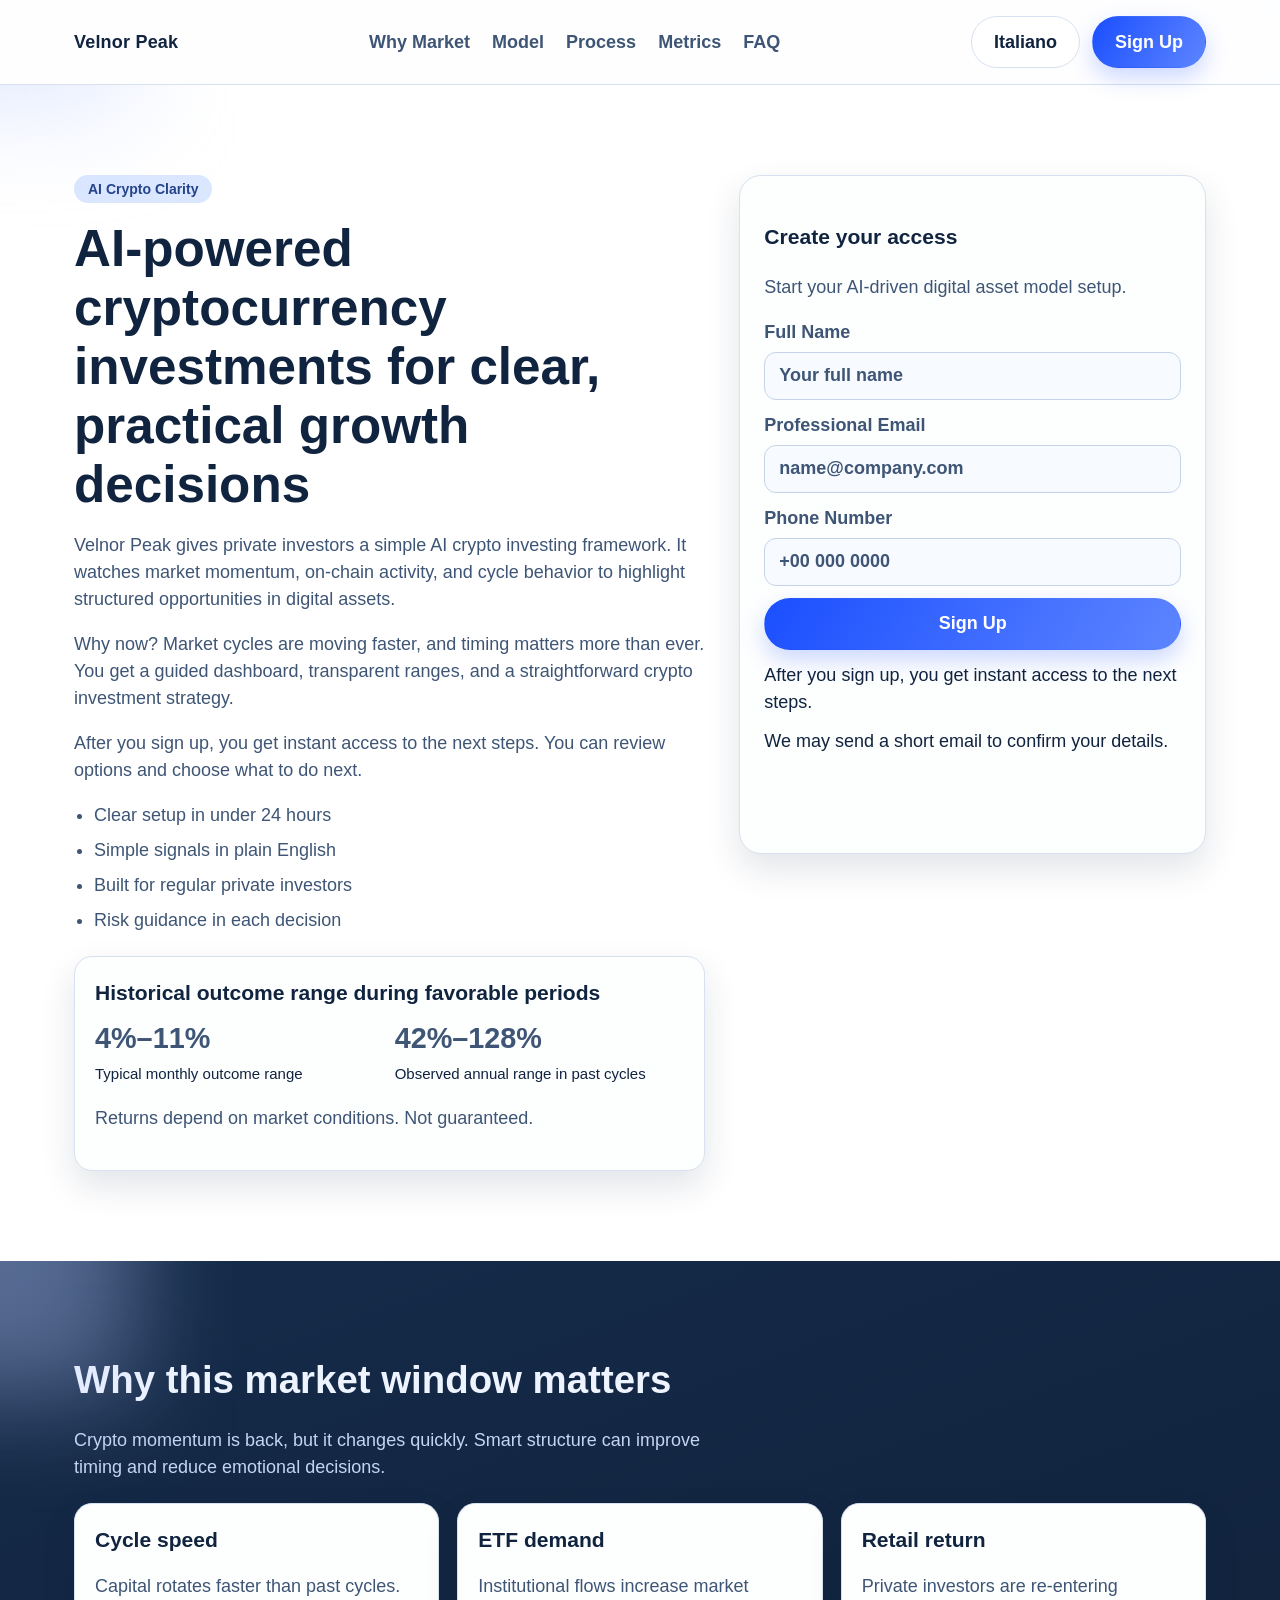
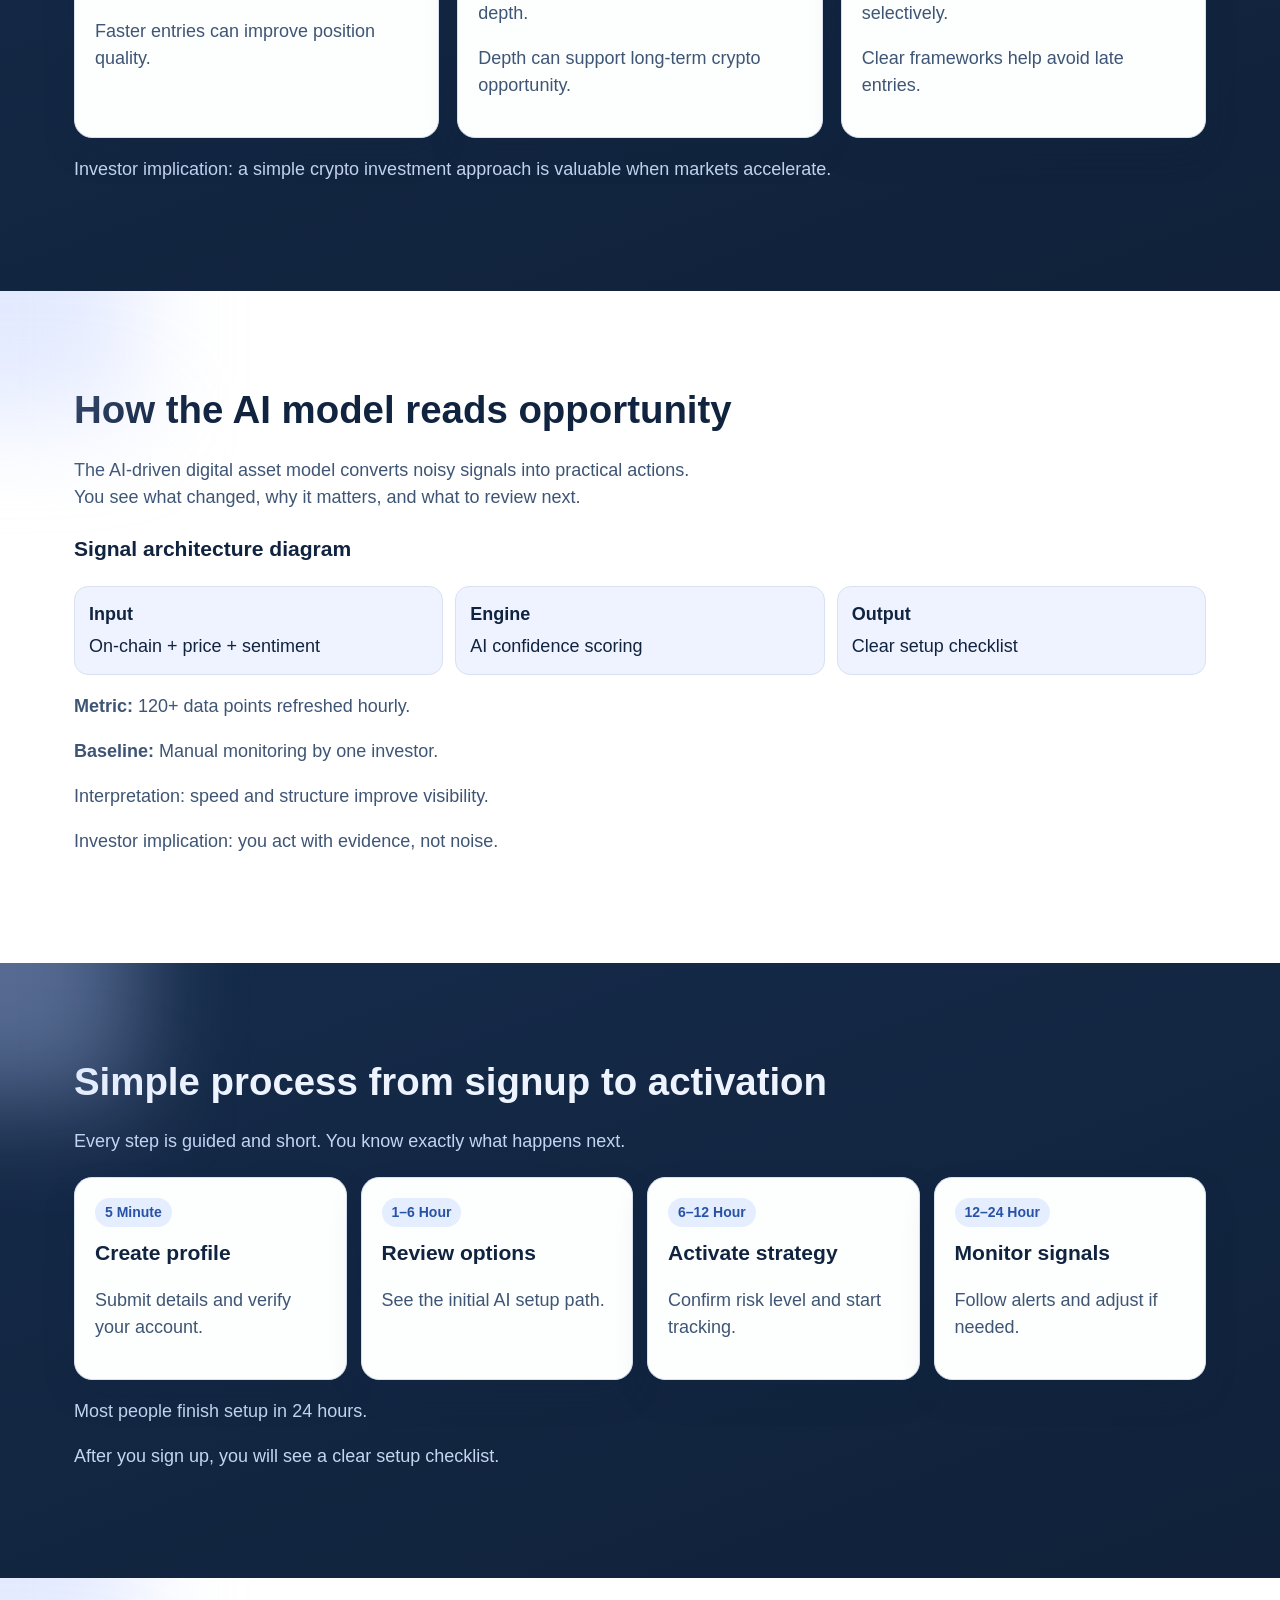
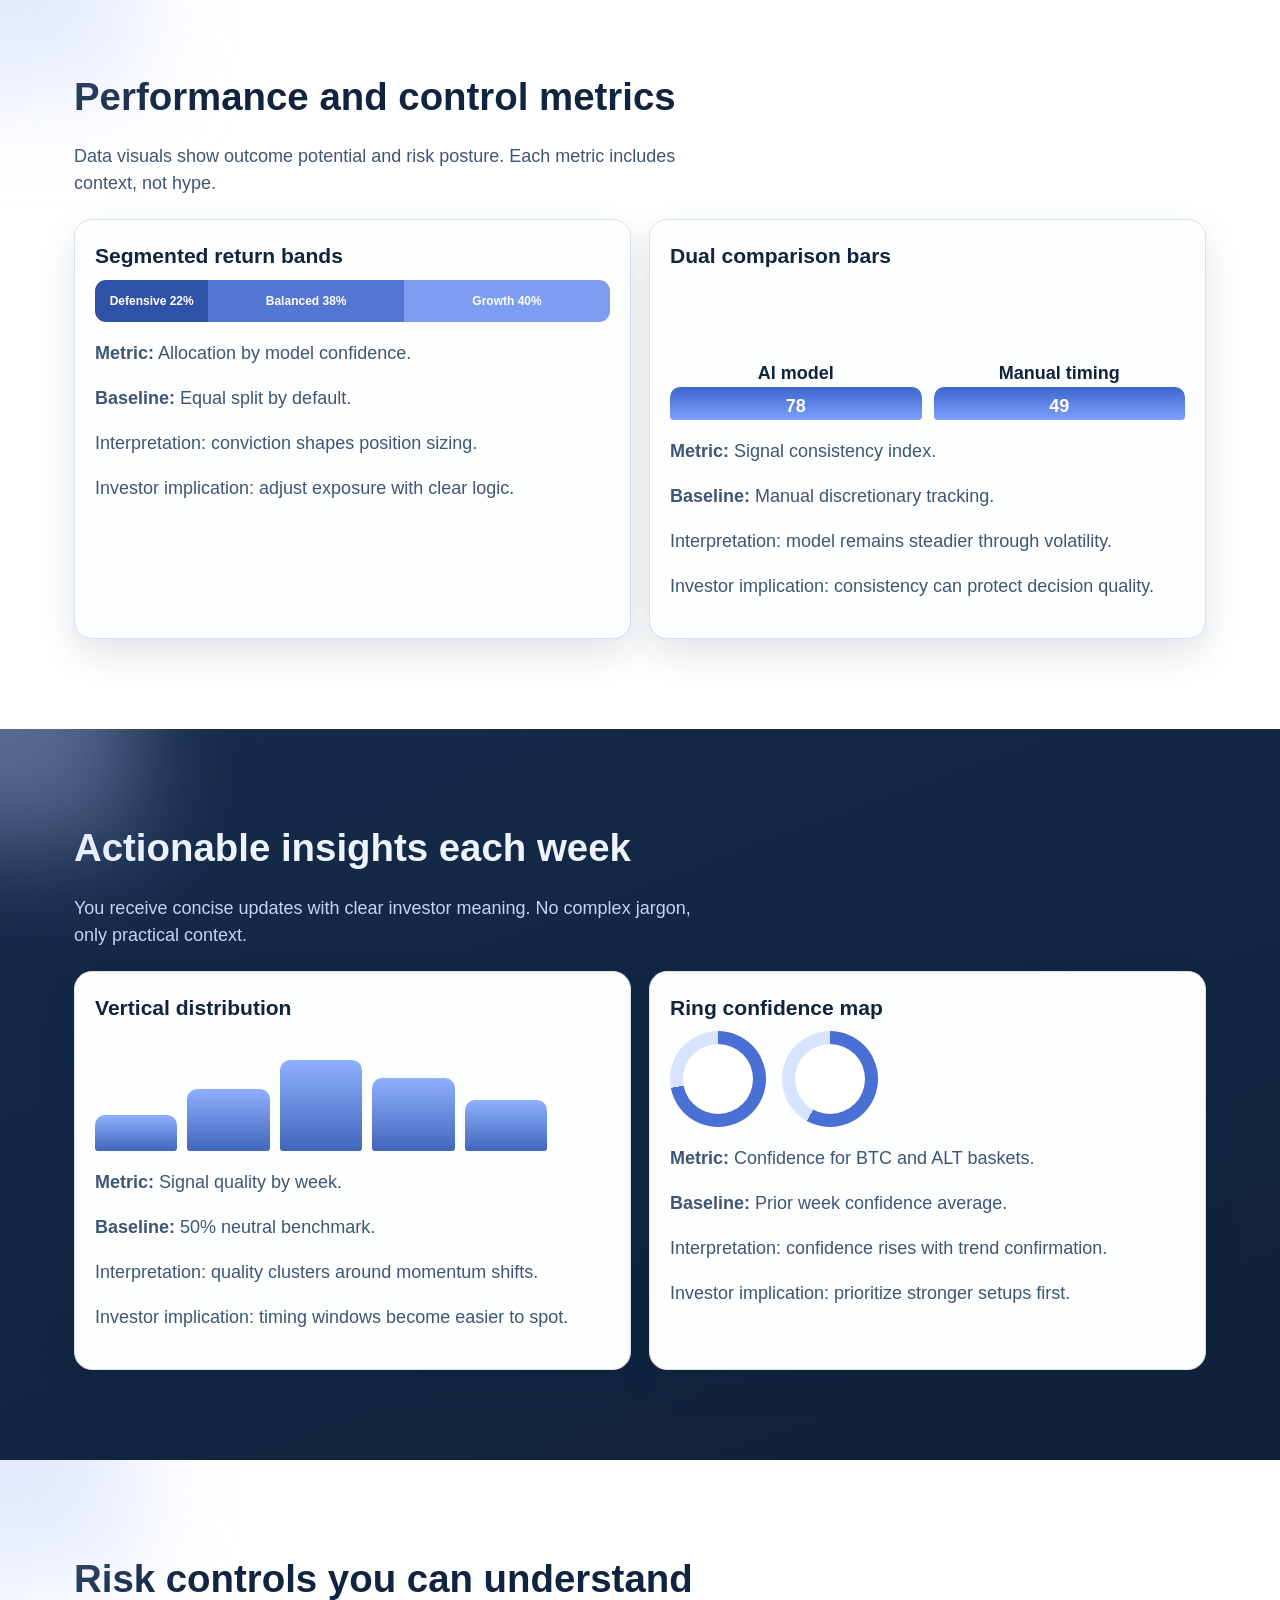
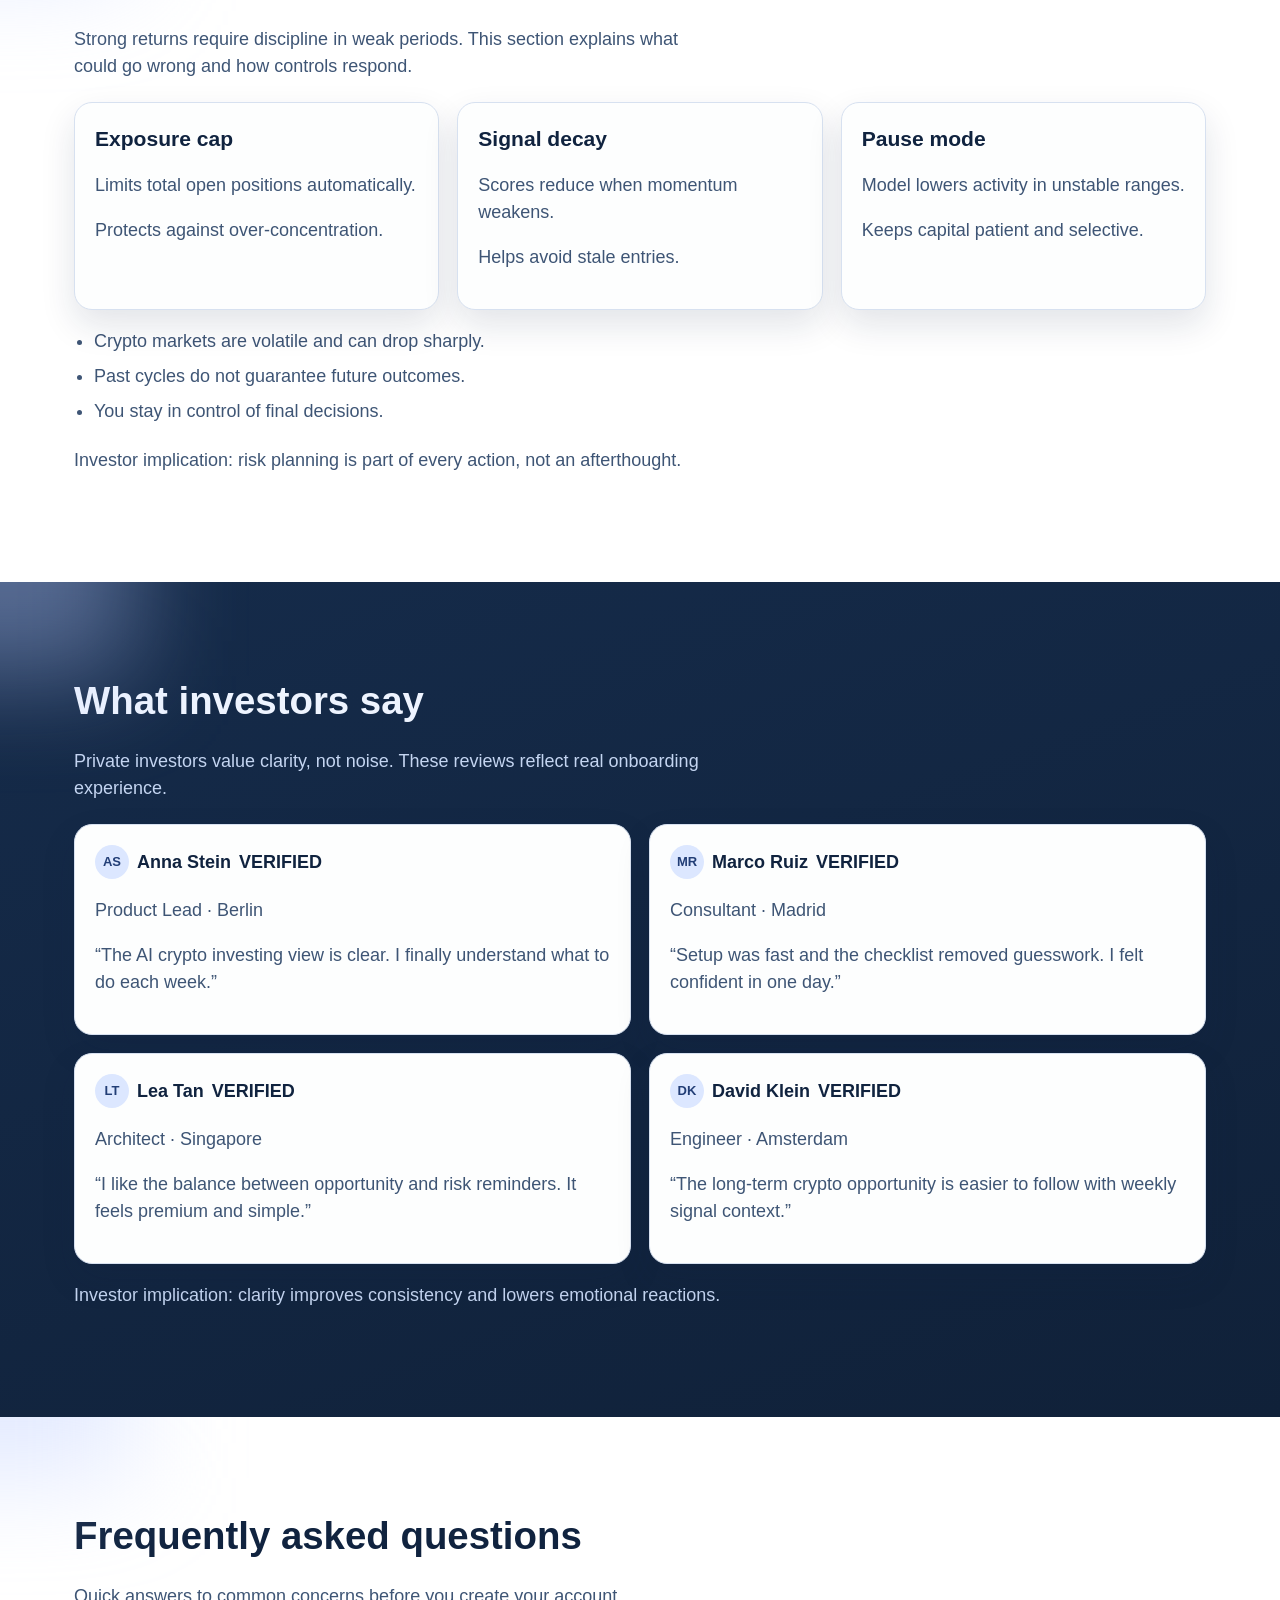
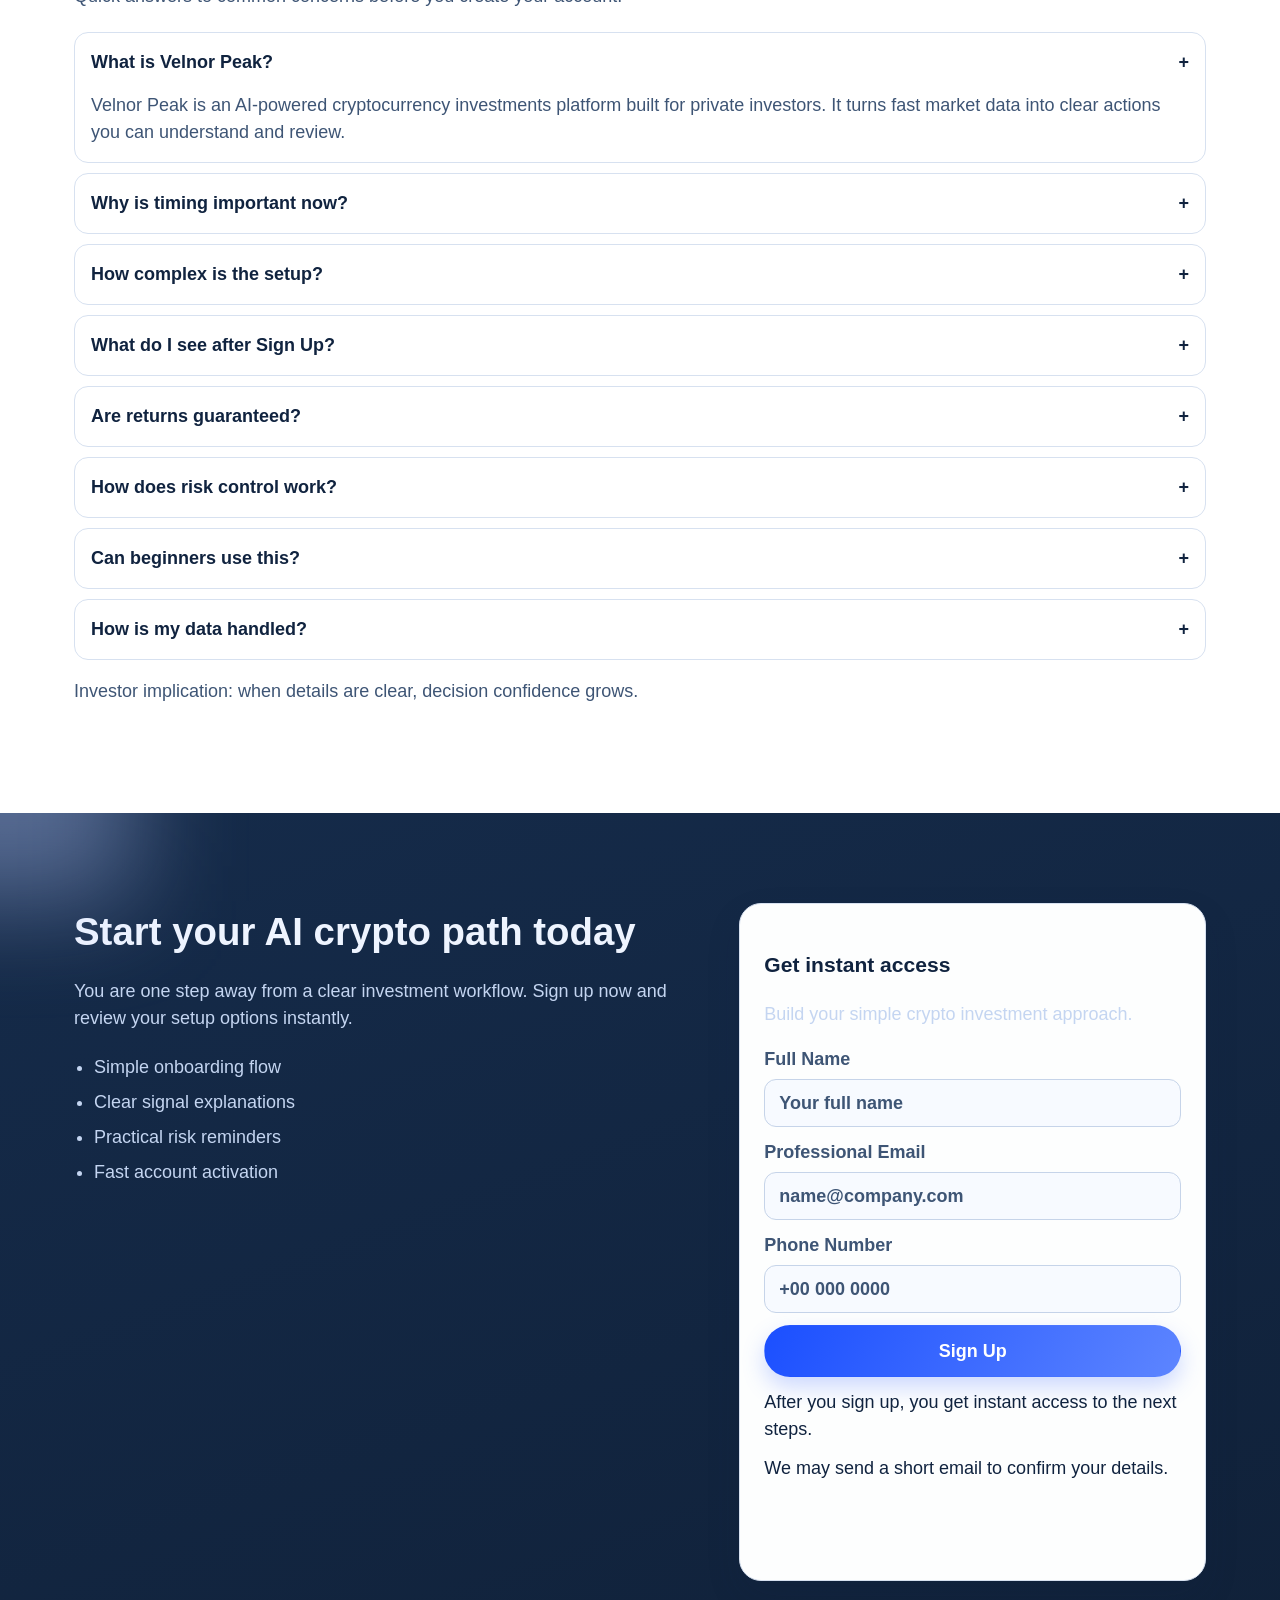
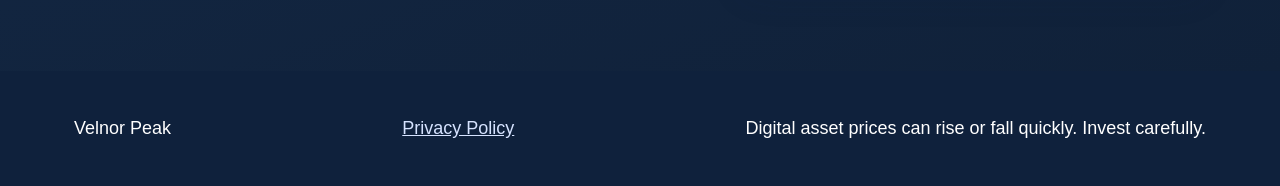
<file: it/index.html>
<!DOCTYPE html>
<html lang="en">
<head>
    <meta charset="UTF-8" />
    <meta name="viewport" content="width=device-width, initial-scale=1.0" />
    <title>Velnor Peak | AI-Powered Cryptocurrency Investments Italiano</title>
    <meta name="description" content="Explore Velnor Peak, a premium AI crypto investing experience with clear setup, risk controls, and smart insights for private investors (Italiano route)." />
    <link rel="canonical" href="https://velnorpeak.com/it/" />
    <link rel="alternate" hreflang="en" href="https://velnorpeak.com/" />
    <link rel="alternate" hreflang="de" href="https://velnorpeak.com/de/" />
    <link rel="alternate" hreflang="fr" href="https://velnorpeak.com/fr/" />
    <link rel="alternate" hreflang="es" href="https://velnorpeak.com/es/" />
    <link rel="alternate" hreflang="it" href="https://velnorpeak.com/it/" />
    <link rel="alternate" hreflang="tr" href="https://velnorpeak.com/tr/" />
    <link rel="alternate" hreflang="pt" href="https://velnorpeak.com/pt/" />
    <link rel="alternate" hreflang="ja" href="https://velnorpeak.com/jp/" />
    <link rel="alternate" hreflang="sk" href="https://velnorpeak.com/sk/" />
    <link rel="alternate" hreflang="nl-BE" href="https://velnorpeak.com/be/" />
    <link rel="alternate" hreflang="x-default" href="https://velnorpeak.com/" />
    <meta property="og:type" content="website" />
    <meta property="og:title" content="Velnor Peak | AI-Powered Cryptocurrency Investments Italiano" />
    <meta property="og:description" content="Explore Velnor Peak, a premium AI crypto investing experience with clear setup, risk controls, and smart insights for private investors (Italiano route)." />
    <meta property="og:url" content="https://velnorpeak.com/it/" />
    <meta property="og:site_name" content="Velnor Peak" />
    <meta name="twitter:card" content="summary_large_image" />
    <meta name="twitter:title" content="Velnor Peak | AI-Powered Cryptocurrency Investments Italiano" />
    <meta name="twitter:description" content="Explore Velnor Peak, a premium AI crypto investing experience with clear setup, risk controls, and smart insights for private investors (Italiano route)." />
    <link rel="stylesheet" href="../assets/style.css" />
    <script type="application/ld+json">{"@context":"https://schema.org","@type":"Organization","name":"Velnor Peak","url":"https://velnorpeak.com","logo":"https://velnorpeak.com/assets/img/logo.png","sameAs":[]}</script>
    <script type="application/ld+json">{"@context":"https://schema.org","@type":"WebSite","name":"Velnor Peak","url":"https://velnorpeak.com","potentialAction":{"@type":"SearchAction","target":"https://velnorpeak.com/?q={search_term_string}","query-input":"required name=search_term_string"}}</script>
    <script type="application/ld+json">{"@context":"https://schema.org","@type":"FAQPage","mainEntity":[{"@type":"Question","name":"What is Velnor Peak?","acceptedAnswer":{"@type":"Answer","text":"Velnor Peak is an AI-powered cryptocurrency investments platform built for private investors. It turns fast market data into clear actions you can understand and review."}},{"@type":"Question","name":"Why is timing important now?","acceptedAnswer":{"@type":"Answer","text":"Crypto markets move quickly around policy shifts, ETF demand, and liquidity waves. A faster model can help you react with better structure."}},{"@type":"Question","name":"How complex is the setup?","acceptedAnswer":{"@type":"Answer","text":"Setup is simple. You complete one sign-up form, verify details, and follow a short checklist inside your account."}},{"@type":"Question","name":"What do I see after Sign Up?","acceptedAnswer":{"@type":"Answer","text":"After you sign up, you get instant access to the next steps. You can then review options and choose what to do next."}},{"@type":"Question","name":"Are returns guaranteed?","acceptedAnswer":{"@type":"Answer","text":"No. Returns depend on market conditions. The platform provides data-driven guidance, but outcomes are never guaranteed."}},{"@type":"Question","name":"How does risk control work?","acceptedAnswer":{"@type":"Answer","text":"The model uses position sizing, signal confidence tiers, and exposure limits. This helps reduce emotional and oversized decisions."}},{"@type":"Question","name":"Can beginners use this?","acceptedAnswer":{"@type":"Answer","text":"Yes. The experience is designed for regular private investors with clear language, guided flow, and practical insights."}},{"@type":"Question","name":"How is my data handled?","acceptedAnswer":{"@type":"Answer","text":"Your data is processed with strict security controls and used for platform operation, legal duties, and account safety checks."}}]}</script>
</head>
<body>
    <header class="site-header" id="top">
      <div class="container header-inner">
        <a class="brand" href="../index.html">Velnor Peak</a>
        <nav class="main-nav" aria-label="Primary">
          <a href="#why-market">Why Market</a>
          <a href="#model">Model</a>
          <a href="#process">Process</a>
          <a href="#metrics">Metrics</a>
          <a href="#faq">FAQ</a>
        </nav>
        <div class="header-actions">
          <div class="lang-switcher" data-dropdown>
            <button class="active-lang" aria-expanded="false" aria-haspopup="true">Italiano</button>
            <ul class="lang-menu" role="menu">
                  <li><a href="../index.html"><span class="flag">GB</span> <span>English</span></a></li>
                  <li><a href="../de/index.html"><span class="flag">DE</span> <span>Deutsch</span></a></li>
                  <li><a href="../fr/index.html"><span class="flag">FR</span> <span>Français</span></a></li>
                  <li><a href="../es/index.html"><span class="flag">ES</span> <span>Español</span></a></li>
                  <li><a href="../tr/index.html"><span class="flag">TR</span> <span>Türkçe</span></a></li>
                  <li><a href="../pt/index.html"><span class="flag">PT</span> <span>Português</span></a></li>
                  <li><a href="../jp/index.html"><span class="flag">JP</span> <span>日本語</span></a></li>
                  <li><a href="../sk/index.html"><span class="flag">SK</span> <span>Slovak</span></a></li>
                  <li><a href="../be/index.html"><span class="flag">BE</span> <span>Nederlands (BE)</span></a></li>
            </ul>
          </div>
          <a class="btn btn-primary" href="#hero-form">Sign Up</a>
          <button class="burger" aria-label="Open menu" aria-controls="mobile-drawer" aria-expanded="false"><span></span><span></span><span></span></button>
        </div>
      </div>
    </header>

    <aside class="mobile-drawer" id="mobile-drawer" aria-hidden="true">
      <div class="drawer-content" role="dialog" aria-modal="true" aria-label="Mobile menu">
        <button class="drawer-close" aria-label="Close menu">×</button>
        <nav class="drawer-nav">
          <a href="#why-market">Why Market</a>
          <a href="#model">Model</a>
          <a href="#process">Process</a>
          <a href="#metrics">Metrics</a>
          <a href="#insights">Insights</a>
          <a href="#risk">Risk</a>
          <a href="#faq">FAQ</a>
        </nav>
        <div class="lang-switcher" data-dropdown>
          <button class="active-lang" aria-expanded="false" aria-haspopup="true">Italiano</button>
          <ul class="lang-menu" role="menu">
                  <li><a href="../index.html"><span class="flag">GB</span> <span>English</span></a></li>
                  <li><a href="../de/index.html"><span class="flag">DE</span> <span>Deutsch</span></a></li>
                  <li><a href="../fr/index.html"><span class="flag">FR</span> <span>Français</span></a></li>
                  <li><a href="../es/index.html"><span class="flag">ES</span> <span>Español</span></a></li>
                  <li><a href="../tr/index.html"><span class="flag">TR</span> <span>Türkçe</span></a></li>
                  <li><a href="../pt/index.html"><span class="flag">PT</span> <span>Português</span></a></li>
                  <li><a href="../jp/index.html"><span class="flag">JP</span> <span>日本語</span></a></li>
                  <li><a href="../sk/index.html"><span class="flag">SK</span> <span>Slovak</span></a></li>
                  <li><a href="../be/index.html"><span class="flag">BE</span> <span>Nederlands (BE)</span></a></li>
          </ul>
        </div>
        <a class="btn btn-primary" href="#hero-form">Sign Up</a>
      </div>
    </aside>

    <main>
      <section class="section light hero" id="hero">
        <div class="container hero-grid">
          <div>
            <span class="badge">AI Crypto Clarity</span>
            <h1>AI-powered cryptocurrency investments for clear, practical growth decisions</h1>
            <p>Velnor Peak gives private investors a simple AI crypto investing framework. It watches market momentum, on-chain activity, and cycle behavior to highlight structured opportunities in digital assets.</p>
            <p>Why now? Market cycles are moving faster, and timing matters more than ever. You get a guided dashboard, transparent ranges, and a straightforward crypto investment strategy.</p>
            <p>After you sign up, you get instant access to the next steps. You can review options and choose what to do next.</p>
            <ul class="trust-list">
              <li>Clear setup in under 24 hours</li>
              <li>Simple signals in plain English</li>
              <li>Built for regular private investors</li>
              <li>Risk guidance in each decision</li>
            </ul>
            <div class="performance-panel card reveal">
              <h3>Historical outcome range during favorable periods</h3>
              <div class="metric-split">
                <div><p class="metric">4%–11%</p><small>Typical monthly outcome range</small></div>
                <div><p class="metric">42%–128%</p><small>Observed annual range in past cycles</small></div>
              </div>
              <p class="muted">Returns depend on market conditions. Not guaranteed.</p>
            </div>
          </div>
          <div class="form-card" id="hero-form">
            <h3 class="form-title">Create your access</h3>
            <p class="form-sub">Start your AI-driven digital asset model setup.</p>
            <form class="lead-form">
              <label>Full Name<input type="text" name="name" placeholder="Your full name" required /></label>
              <label>Professional Email<input type="email" name="email" placeholder="name@company.com" required /></label>
              <label>Phone Number<input type="tel" name="phone" placeholder="+00 000 0000" required /></label>
              <button class="btn btn-primary" type="submit">Sign Up</button>
              <small>After you sign up, you get instant access to the next steps.</small>
              <small>We may send a short email to confirm your details.</small>
              <p class="success-message" aria-live="polite"></p>
            </form>
          </div>
        </div>
      </section>

      <section class="section dark" id="why-market">
        <div class="container">
          <h2>Why this market window matters</h2>
          <p class="section-intro">Crypto momentum is back, but it changes quickly. Smart structure can improve timing and reduce emotional decisions.</p>
          <div class="card-grid three reveal-group">
            <article class="card reveal"><h3>Cycle speed</h3><p>Capital rotates faster than past cycles.</p><p class="muted">Faster entries can improve position quality.</p></article>
            <article class="card reveal"><h3>ETF demand</h3><p>Institutional flows increase market depth.</p><p class="muted">Depth can support long-term crypto opportunity.</p></article>
            <article class="card reveal"><h3>Retail return</h3><p>Private investors are re-entering selectively.</p><p class="muted">Clear frameworks help avoid late entries.</p></article>
          </div>
          <p class="implication">Investor implication: a simple crypto investment approach is valuable when markets accelerate.</p>
        </div>
      </section>

      <section class="section light" id="model">
        <div class="container">
          <h2>How the AI model reads opportunity</h2>
          <p class="section-intro">The AI-driven digital asset model converts noisy signals into practical actions. You see what changed, why it matters, and what to review next.</p>
          <div class="visual architecture reveal">
            <h3>Signal architecture diagram</h3>
            <div class="layers">
              <div class="layer"><strong>Input</strong><span>On-chain + price + sentiment</span></div>
              <div class="layer"><strong>Engine</strong><span>AI confidence scoring</span></div>
              <div class="layer"><strong>Output</strong><span>Clear setup checklist</span></div>
            </div>
            <p><b>Metric:</b> 120+ data points refreshed hourly.</p>
            <p><b>Baseline:</b> Manual monitoring by one investor.</p>
            <p class="muted">Interpretation: speed and structure improve visibility.</p>
            <p class="implication">Investor implication: you act with evidence, not noise.</p>
          </div>
        </div>
      </section>

      <section class="section dark" id="process">
        <div class="container">
          <h2>Simple process from signup to activation</h2>
          <p class="section-intro">Every step is guided and short. You know exactly what happens next.</p>
          <div class="timeline four reveal-group">
            <article class="card reveal"><span class="time">5 Minute</span><h3>Create profile</h3><p>Submit details and verify your account.</p></article>
            <article class="card reveal"><span class="time">1–6 Hour</span><h3>Review options</h3><p>See the initial AI setup path.</p></article>
            <article class="card reveal"><span class="time">6–12 Hour</span><h3>Activate strategy</h3><p>Confirm risk level and start tracking.</p></article>
            <article class="card reveal"><span class="time">12–24 Hour</span><h3>Monitor signals</h3><p>Follow alerts and adjust if needed.</p></article>
          </div>
          <p class="implication">Most people finish setup in 24 hours.</p>
          <p class="muted">After you sign up, you will see a clear setup checklist.</p>
        </div>
      </section>

      <section class="section light" id="metrics">
        <div class="container">
          <h2>Performance and control metrics</h2>
          <p class="section-intro">Data visuals show outcome potential and risk posture. Each metric includes context, not hype.</p>
          <div class="visual-grid two">
            <article class="card reveal">
              <h3>Segmented return bands</h3>
              <div class="stacked-bars"><span style="--w:22%">Defensive 22%</span><span style="--w:38%">Balanced 38%</span><span style="--w:40%">Growth 40%</span></div>
              <p><b>Metric:</b> Allocation by model confidence.</p><p><b>Baseline:</b> Equal split by default.</p><p class="muted">Interpretation: conviction shapes position sizing.</p><p class="implication">Investor implication: adjust exposure with clear logic.</p>
            </article>
            <article class="card reveal">
              <h3>Dual comparison bars</h3>
              <div class="dual-bars"><div><label>AI model</label><span style="--h:78%">78</span></div><div><label>Manual timing</label><span style="--h:49%">49</span></div></div>
              <p><b>Metric:</b> Signal consistency index.</p><p><b>Baseline:</b> Manual discretionary tracking.</p><p class="muted">Interpretation: model remains steadier through volatility.</p><p class="implication">Investor implication: consistency can protect decision quality.</p>
            </article>
          </div>
        </div>
      </section>

      <section class="section dark" id="insights">
        <div class="container">
          <h2>Actionable insights each week</h2>
          <p class="section-intro">You receive concise updates with clear investor meaning. No complex jargon, only practical context.</p>
          <div class="visual-grid two">
            <article class="card reveal">
              <h3>Vertical distribution</h3>
              <div class="distribution"><span style="--h:30%"></span><span style="--h:52%"></span><span style="--h:76%"></span><span style="--h:61%"></span><span style="--h:43%"></span></div>
              <p><b>Metric:</b> Signal quality by week.</p><p><b>Baseline:</b> 50% neutral benchmark.</p><p class="muted">Interpretation: quality clusters around momentum shifts.</p><p class="implication">Investor implication: timing windows become easier to spot.</p>
            </article>
            <article class="card reveal">
              <h3>Ring confidence map</h3>
              <div class="rings"><div class="ring" style="--p:72">72%</div><div class="ring" style="--p:58">58%</div></div>
              <p><b>Metric:</b> Confidence for BTC and ALT baskets.</p><p><b>Baseline:</b> Prior week confidence average.</p><p class="muted">Interpretation: confidence rises with trend confirmation.</p><p class="implication">Investor implication: prioritize stronger setups first.</p>
            </article>
          </div>
        </div>
      </section>

      <section class="section light" id="risk">
        <div class="container">
          <h2>Risk controls you can understand</h2>
          <p class="section-intro">Strong returns require discipline in weak periods. This section explains what could go wrong and how controls respond.</p>
          <div class="card-grid three reveal-group">
            <article class="card reveal"><h3>Exposure cap</h3><p>Limits total open positions automatically.</p><p class="muted">Protects against over-concentration.</p></article>
            <article class="card reveal"><h3>Signal decay</h3><p>Scores reduce when momentum weakens.</p><p class="muted">Helps avoid stale entries.</p></article>
            <article class="card reveal"><h3>Pause mode</h3><p>Model lowers activity in unstable ranges.</p><p class="muted">Keeps capital patient and selective.</p></article>
          </div>
          <ul class="bullet-list">
            <li>Crypto markets are volatile and can drop sharply.</li>
            <li>Past cycles do not guarantee future outcomes.</li>
            <li>You stay in control of final decisions.</li>
          </ul>
          <p class="implication">Investor implication: risk planning is part of every action, not an afterthought.</p>
        </div>
      </section>

      <section class="section dark" id="reviews">
        <div class="container">
          <h2>What investors say</h2>
          <p class="section-intro">Private investors value clarity, not noise. These reviews reflect real onboarding experience.</p>
          <div class="card-grid two reviews">
            <article class="card reveal"><p class="review-head"><span class="avatar">AS</span> Anna Stein <b>VERIFIED</b></p><p class="muted">Product Lead · Berlin</p><p>“The AI crypto investing view is clear. I finally understand what to do each week.”</p></article>
            <article class="card reveal"><p class="review-head"><span class="avatar">MR</span> Marco Ruiz <b>VERIFIED</b></p><p class="muted">Consultant · Madrid</p><p>“Setup was fast and the checklist removed guesswork. I felt confident in one day.”</p></article>
            <article class="card reveal"><p class="review-head"><span class="avatar">LT</span> Lea Tan <b>VERIFIED</b></p><p class="muted">Architect · Singapore</p><p>“I like the balance between opportunity and risk reminders. It feels premium and simple.”</p></article>
            <article class="card reveal"><p class="review-head"><span class="avatar">DK</span> David Klein <b>VERIFIED</b></p><p class="muted">Engineer · Amsterdam</p><p>“The long-term crypto opportunity is easier to follow with weekly signal context.”</p></article>
          </div>
          <p class="implication">Investor implication: clarity improves consistency and lowers emotional reactions.</p>
        </div>
      </section>

      <section class="section light" id="faq">
        <div class="container">
          <h2>Frequently asked questions</h2>
          <p class="section-intro">Quick answers to common concerns before you create your account.</p>
          <div class="faq-list reveal-group">
          <div class="faq-item open">
            <button class="faq-question" aria-expanded="true">What is Velnor Peak?<span>+</span></button>
            <div class="faq-answer"><p>Velnor Peak is an AI-powered cryptocurrency investments platform built for private investors. It turns fast market data into clear actions you can understand and review.</p></div>
          </div>
          <div class="faq-item">
            <button class="faq-question" aria-expanded="false">Why is timing important now?<span>+</span></button>
            <div class="faq-answer"><p>Crypto markets move quickly around policy shifts, ETF demand, and liquidity waves. A faster model can help you react with better structure.</p></div>
          </div>
          <div class="faq-item">
            <button class="faq-question" aria-expanded="false">How complex is the setup?<span>+</span></button>
            <div class="faq-answer"><p>Setup is simple. You complete one sign-up form, verify details, and follow a short checklist inside your account.</p></div>
          </div>
          <div class="faq-item">
            <button class="faq-question" aria-expanded="false">What do I see after Sign Up?<span>+</span></button>
            <div class="faq-answer"><p>After you sign up, you get instant access to the next steps. You can then review options and choose what to do next.</p></div>
          </div>
          <div class="faq-item">
            <button class="faq-question" aria-expanded="false">Are returns guaranteed?<span>+</span></button>
            <div class="faq-answer"><p>No. Returns depend on market conditions. The platform provides data-driven guidance, but outcomes are never guaranteed.</p></div>
          </div>
          <div class="faq-item">
            <button class="faq-question" aria-expanded="false">How does risk control work?<span>+</span></button>
            <div class="faq-answer"><p>The model uses position sizing, signal confidence tiers, and exposure limits. This helps reduce emotional and oversized decisions.</p></div>
          </div>
          <div class="faq-item">
            <button class="faq-question" aria-expanded="false">Can beginners use this?<span>+</span></button>
            <div class="faq-answer"><p>Yes. The experience is designed for regular private investors with clear language, guided flow, and practical insights.</p></div>
          </div>
          <div class="faq-item">
            <button class="faq-question" aria-expanded="false">How is my data handled?<span>+</span></button>
            <div class="faq-answer"><p>Your data is processed with strict security controls and used for platform operation, legal duties, and account safety checks.</p></div>
          </div>
          </div>
          <p class="implication">Investor implication: when details are clear, decision confidence grows.</p>
        </div>
      </section>

      <section class="section dark" id="final-cta">
        <div class="container final-grid">
          <div>
            <h2>Start your AI crypto path today</h2>
            <p class="section-intro">You are one step away from a clear investment workflow. Sign up now and review your setup options instantly.</p>
            <ul class="bullet-list">
              <li>Simple onboarding flow</li>
              <li>Clear signal explanations</li>
              <li>Practical risk reminders</li>
              <li>Fast account activation</li>
            </ul>
          </div>
          <div class="form-card">
            <h3 class="form-title">Get instant access</h3>
            <p class="form-sub">Build your simple crypto investment approach.</p>
            <form class="lead-form">
              <label>Full Name<input type="text" name="name" placeholder="Your full name" required /></label>
              <label>Professional Email<input type="email" name="email" placeholder="name@company.com" required /></label>
              <label>Phone Number<input type="tel" name="phone" placeholder="+00 000 0000" required /></label>
              <button class="btn btn-primary" type="submit">Sign Up</button>
              <small>After you sign up, you get instant access to the next steps.</small>
              <small>We may send a short email to confirm your details.</small>
              <p class="success-message" aria-live="polite"></p>
            </form>
          </div>
        </div>
      </section>
    </main>

    <footer class="site-footer">
      <div class="container footer-inner">
        <p>Velnor Peak</p>
        <button class="privacy-link" data-open-privacy>Privacy Policy</button>
        <p class="muted">Digital asset prices can rise or fall quickly. Invest carefully.</p>
      </div>
    </footer>

    <div class="privacy-modal" aria-hidden="true" role="dialog" aria-modal="true" aria-label="Privacy Policy">
      <div class="privacy-panel">
        <button class="privacy-close-top" data-close-privacy aria-label="Close privacy modal">×</button>
        <h2>Privacy Policy</h2>
        <div class="privacy-body">
          <h3>Introduction</h3><p>This policy explains how Velnor Peak collects, uses, and protects personal information when you use our website and sign-up forms.</p>
          <h3>Data collection</h3><p>We collect full name, professional email, phone number, technical device data, and usage activity needed to provide secure account access.</p>
          <h3>Legal basis</h3><p>Processing is based on consent, contract preparation, legitimate interests for security, and legal obligations where required.</p>
          <h3>Cookies</h3><p>Cookies support session continuity, analytics, and interface quality. You can manage cookie preferences in your browser settings.</p>
          <h3>Retention</h3><p>We keep data only for as long as needed for account operation, fraud prevention, legal duties, and dispute management.</p>
          <h3>Third-party sharing</h3><p>We may share limited data with hosting, analytics, security, and verification providers under strict contractual safeguards.</p>
          <h3>Security</h3><p>We use encryption in transit, restricted access controls, monitoring systems, and regular internal reviews to protect your information.</p>
          <h3>User rights</h3><p>You may request access, correction, deletion, restriction, portability, or objection depending on applicable privacy laws.</p>
          <h3>International transfers</h3><p>When data crosses borders, we apply approved transfer safeguards and contractual protections.</p>
          <h3>Industry risk disclosure</h3><p>Digital assets are volatile. Platform insights support decisions, but do not guarantee outcomes or remove market risk.</p>
          <h3>Contact</h3><p>For privacy requests, contact privacy@velnorpeak.com. We respond as quickly as possible according to legal timelines.</p>
        </div>
        <div class="privacy-actions">
          <button class="btn" data-close-privacy>Close</button>
        </div>
      </div>
    </div>

    <script defer src="../assets/app.js"></script>
</body>
</html>
</file>
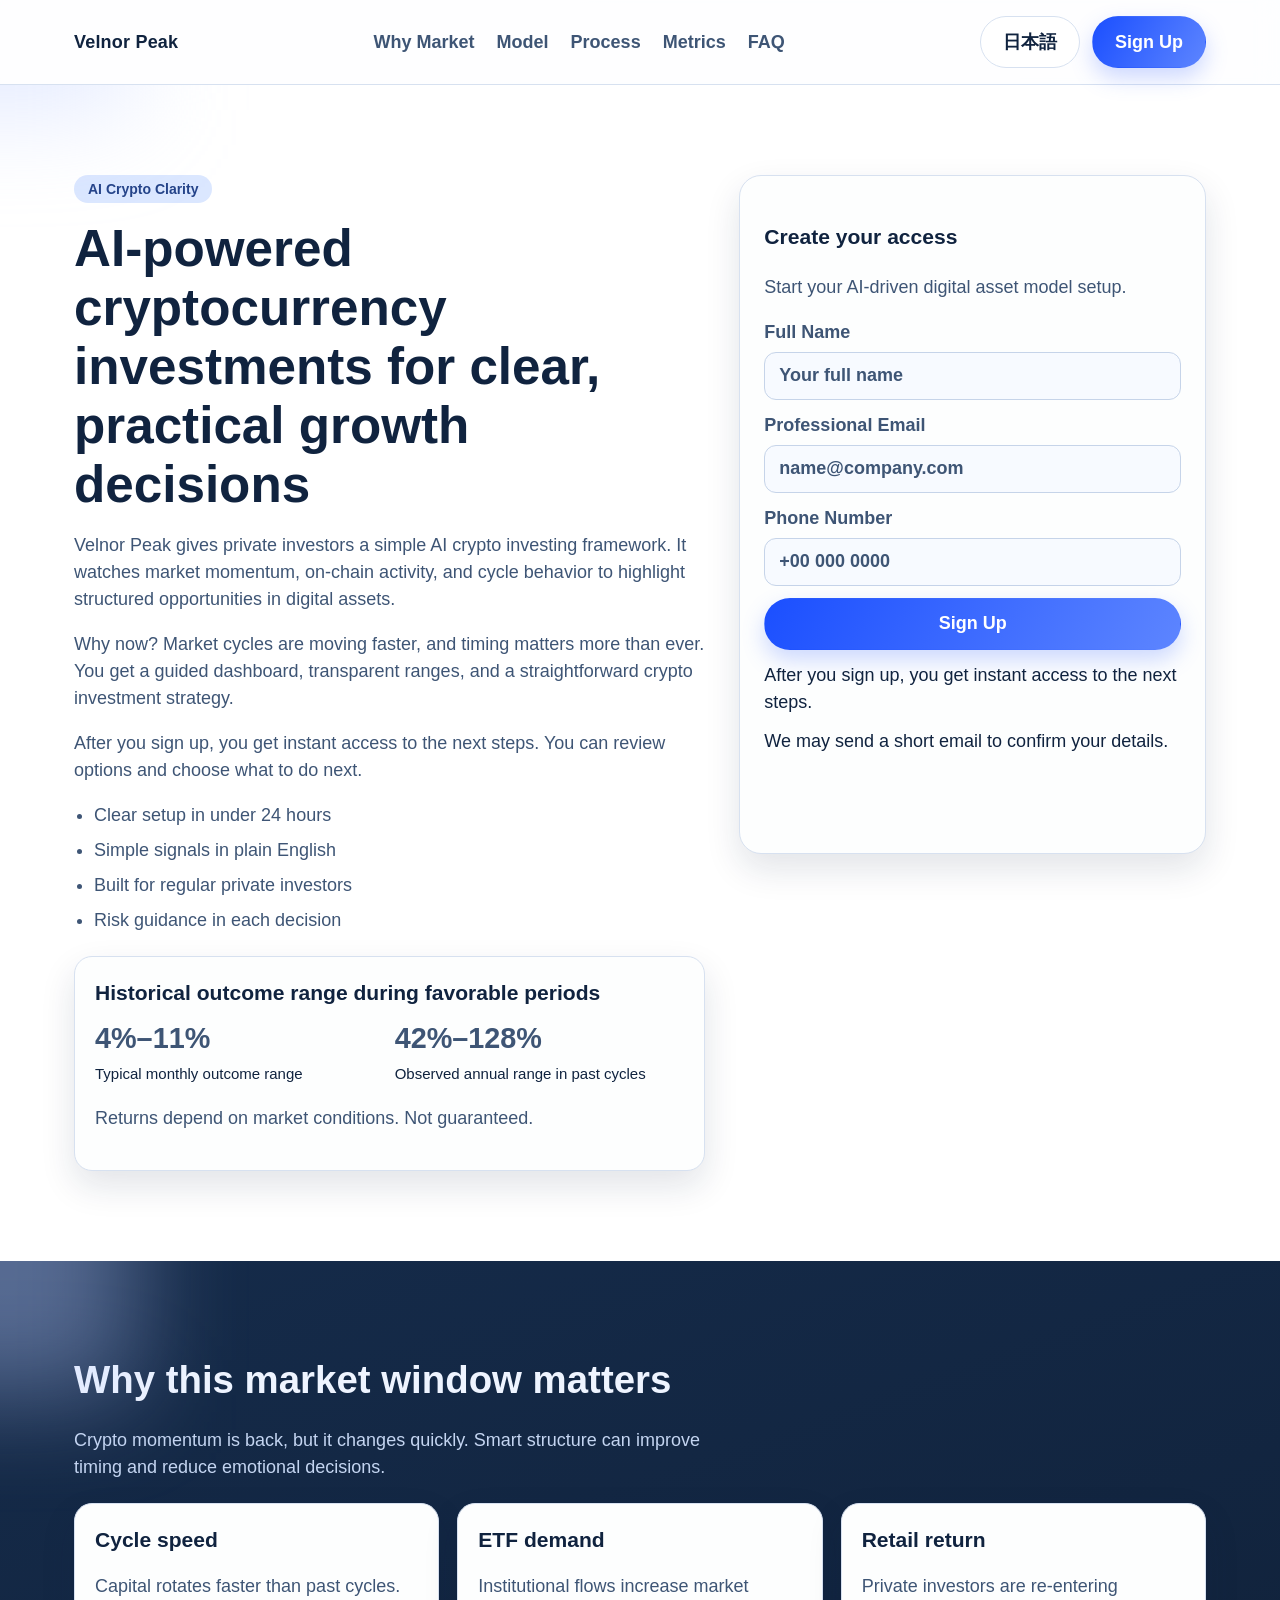
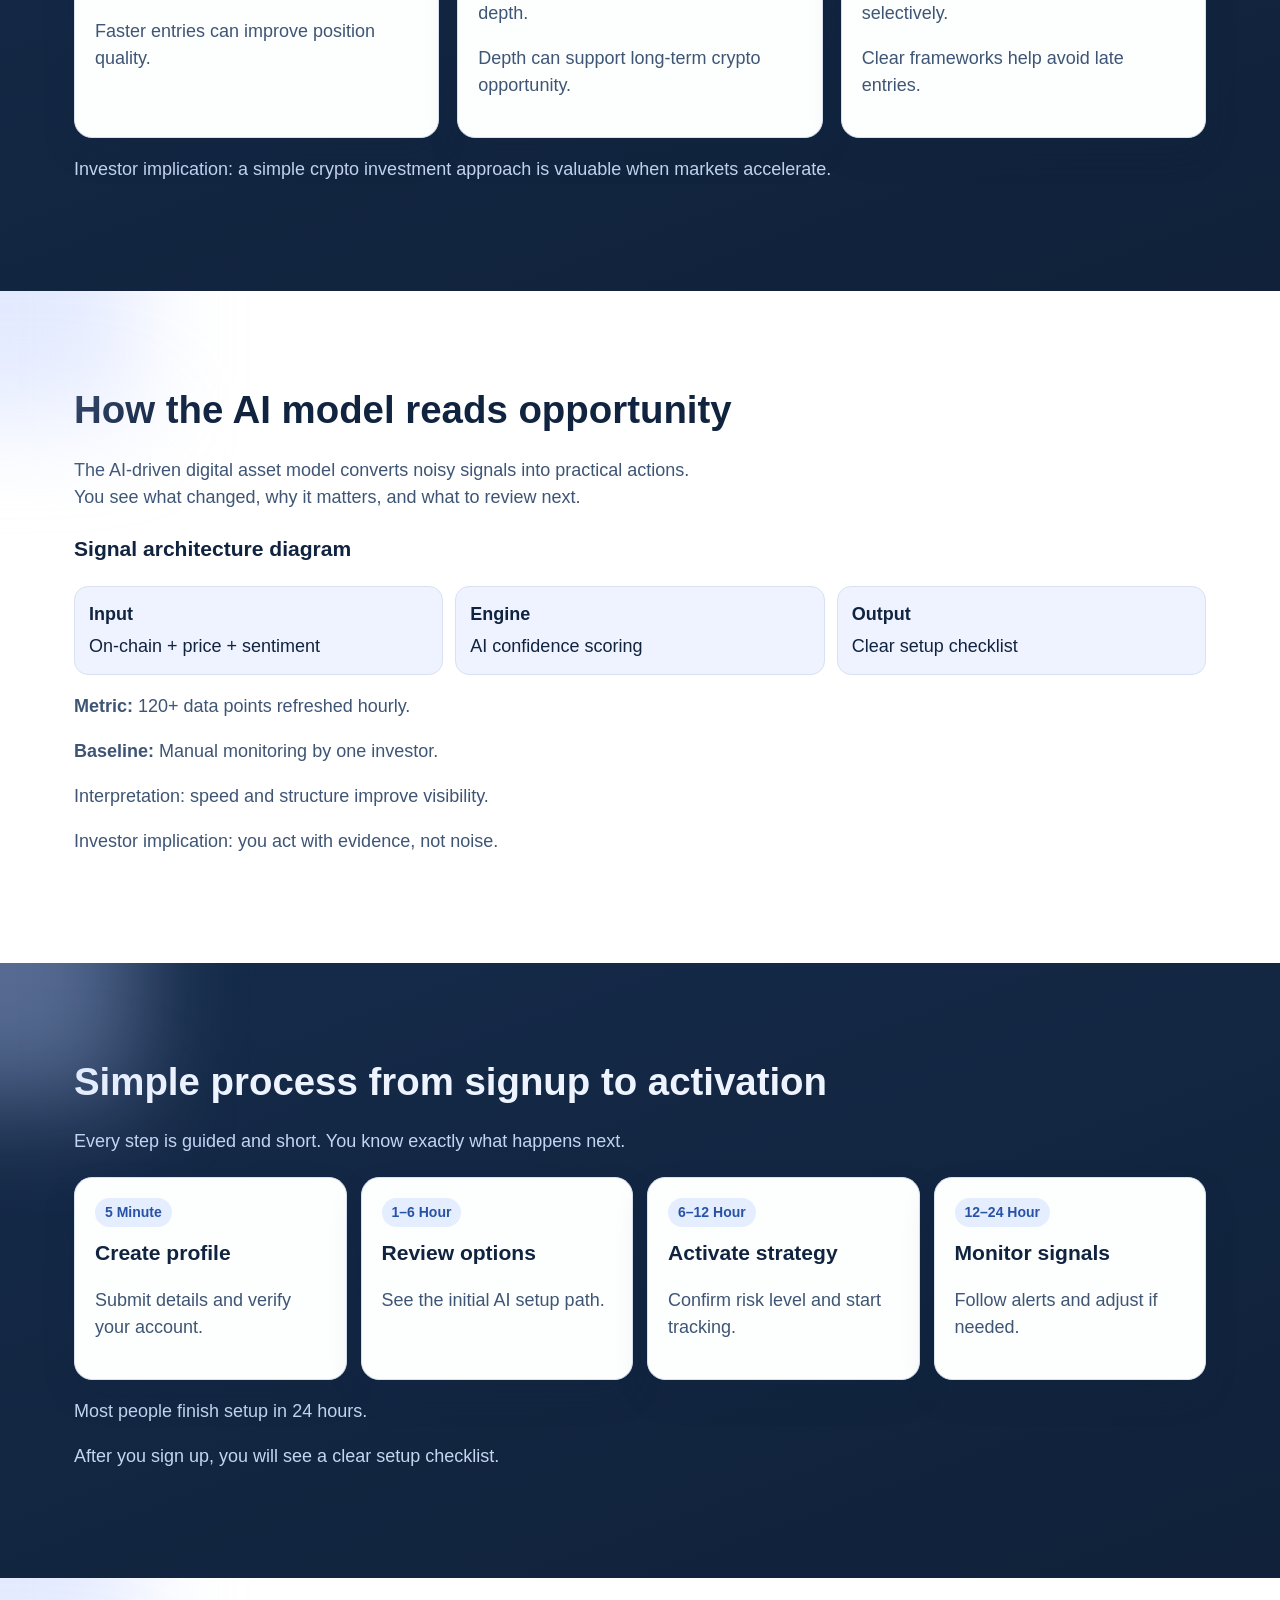
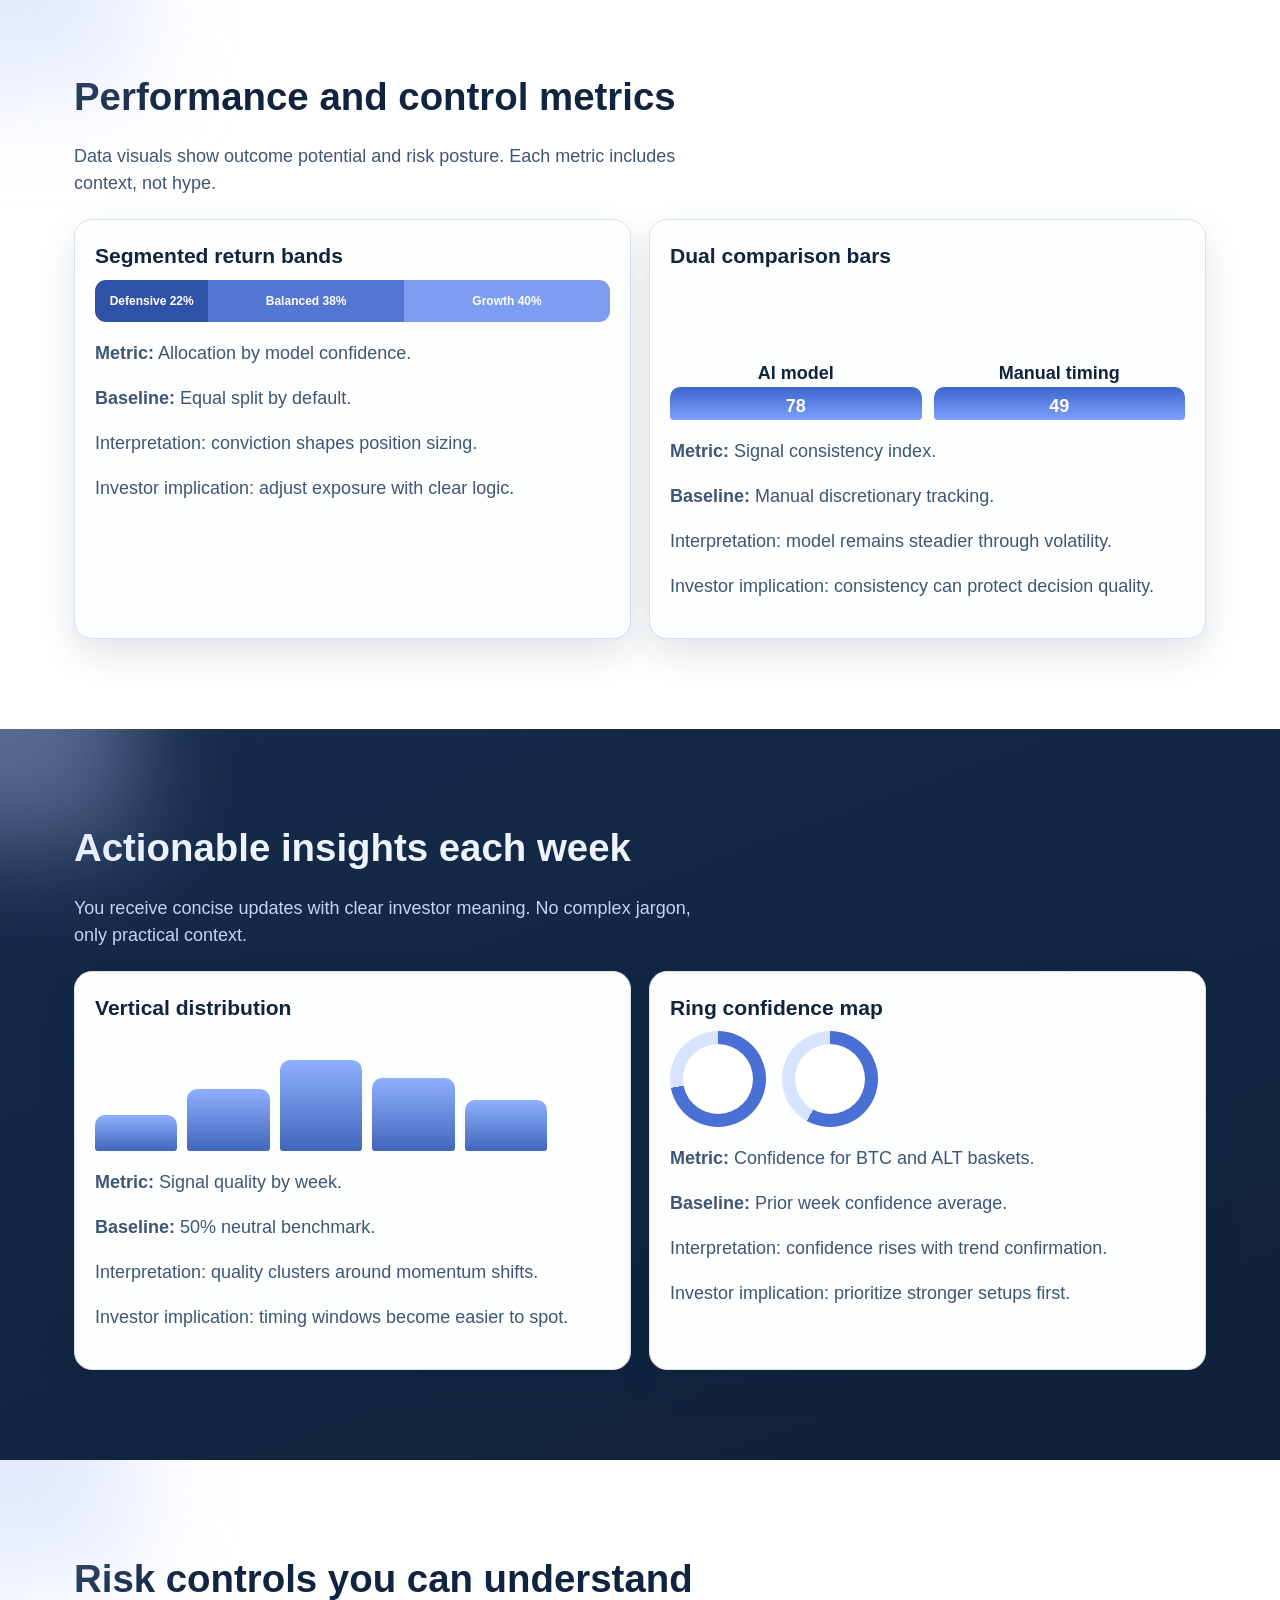
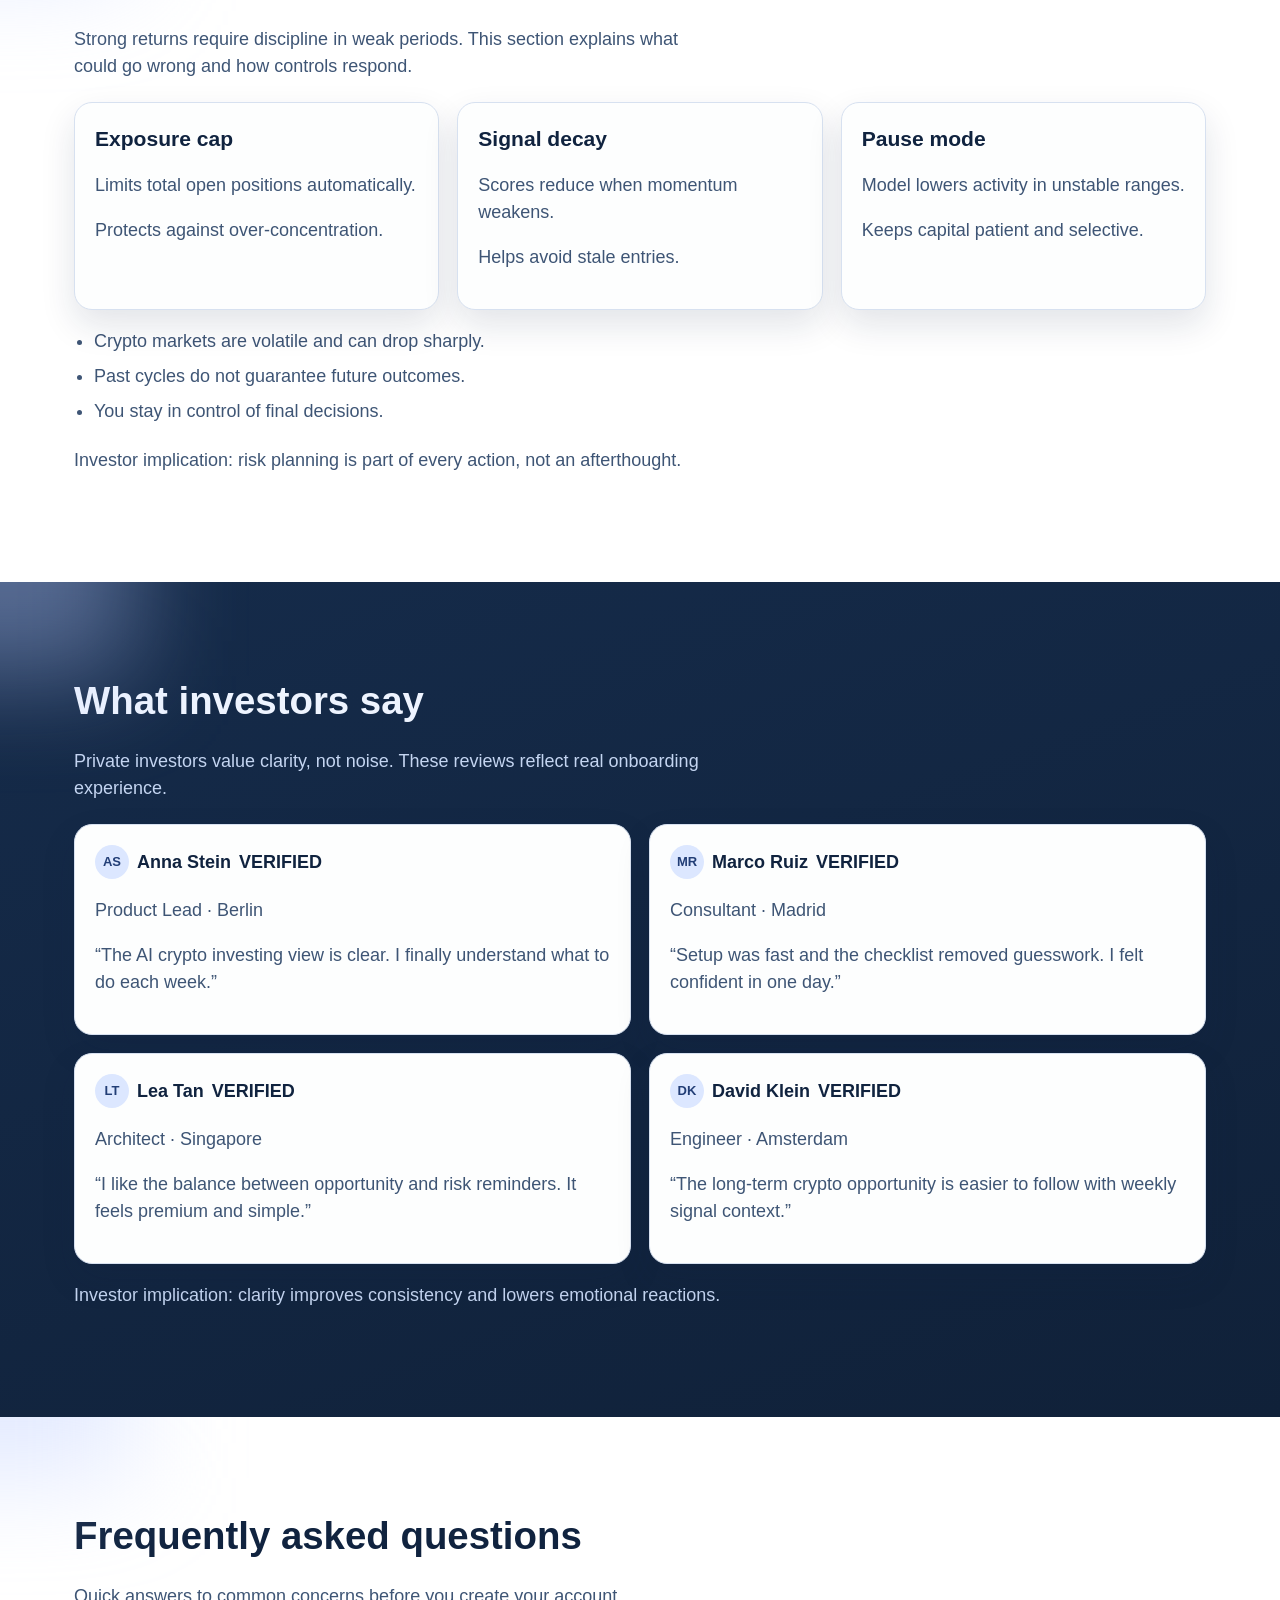
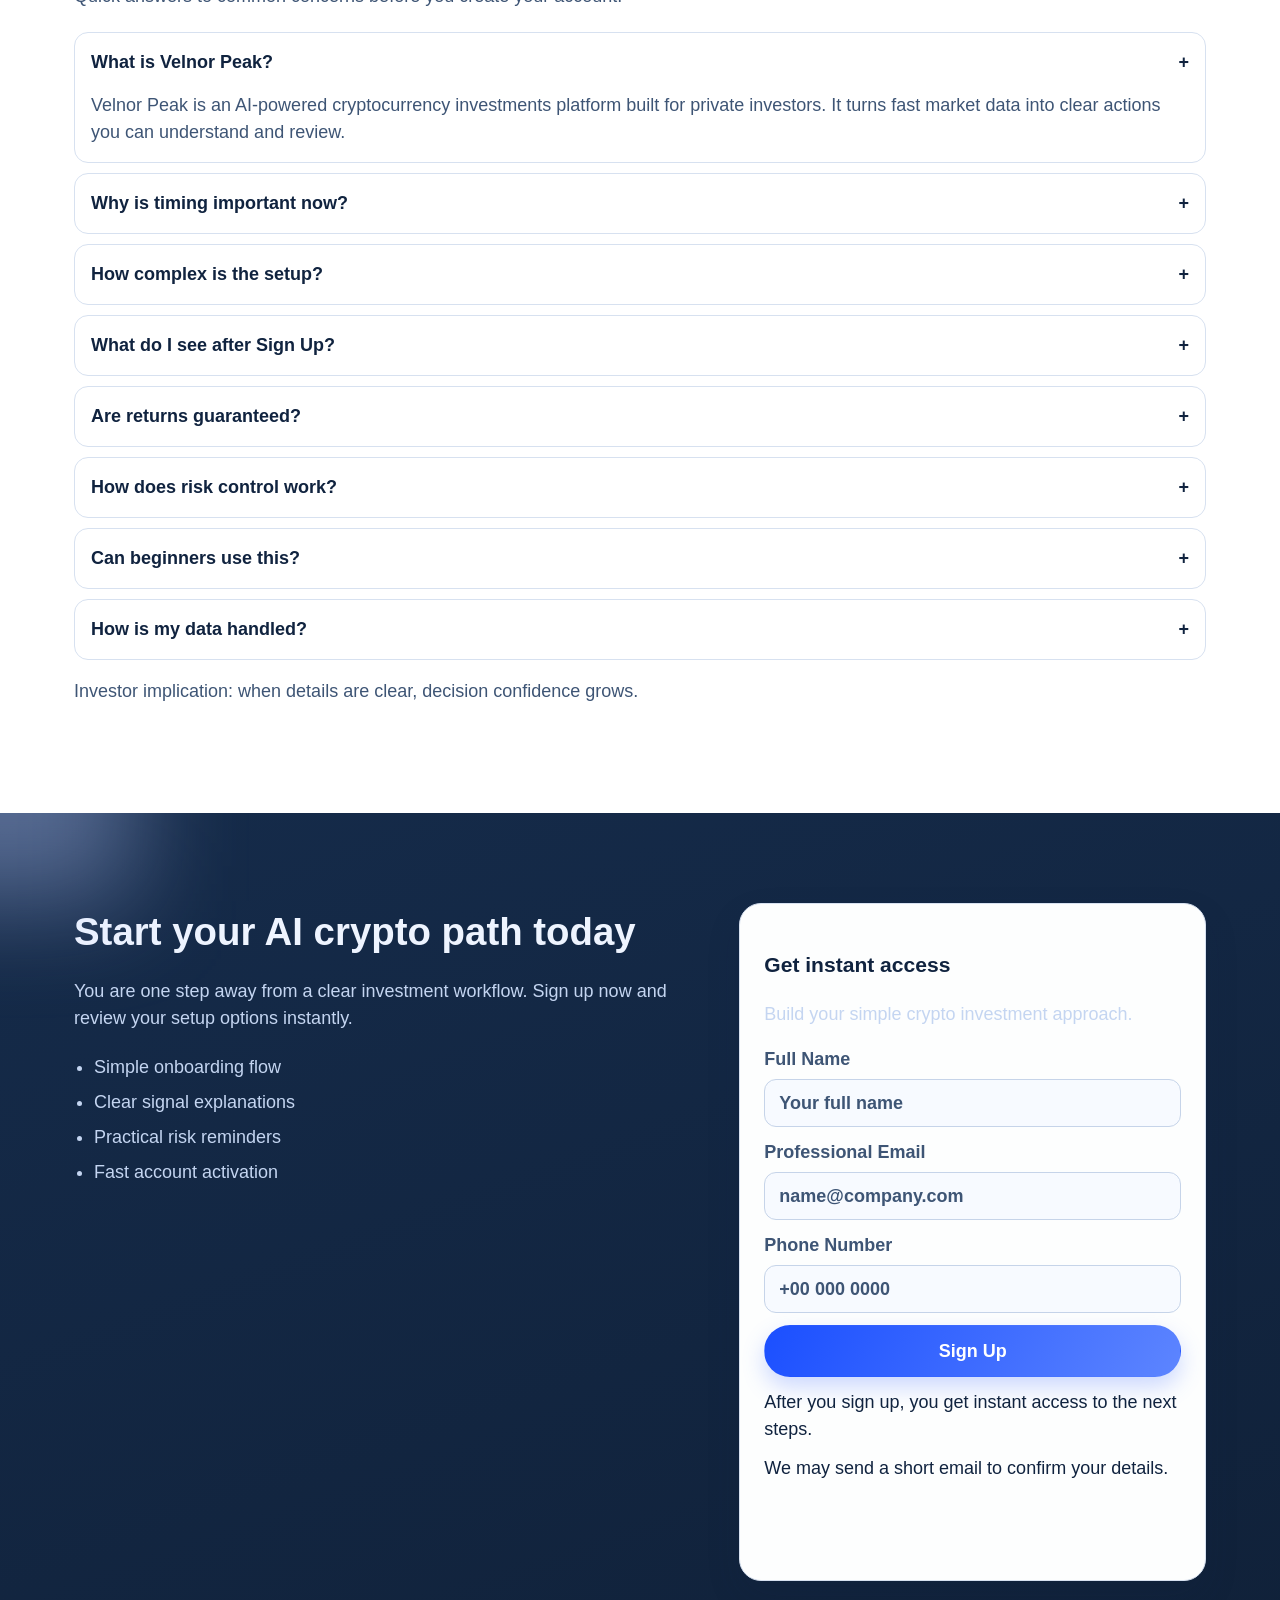
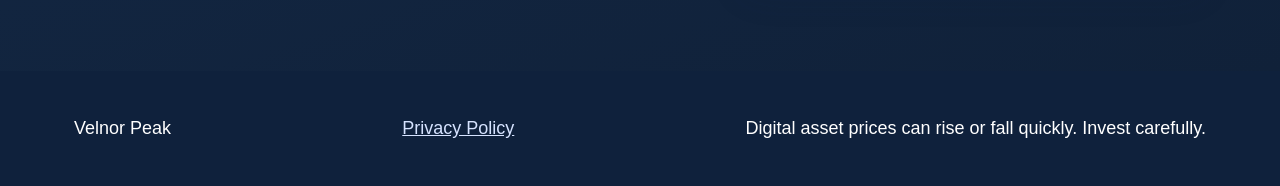
<file: jp/index.html>
<!DOCTYPE html>
<html lang="en">
<head>
    <meta charset="UTF-8" />
    <meta name="viewport" content="width=device-width, initial-scale=1.0" />
    <title>Velnor Peak | AI-Powered Cryptocurrency Investments 日本語</title>
    <meta name="description" content="Explore Velnor Peak, a premium AI crypto investing experience with clear setup, risk controls, and smart insights for private investors (日本語 route)." />
    <link rel="canonical" href="https://velnorpeak.com/jp/" />
    <link rel="alternate" hreflang="en" href="https://velnorpeak.com/" />
    <link rel="alternate" hreflang="de" href="https://velnorpeak.com/de/" />
    <link rel="alternate" hreflang="fr" href="https://velnorpeak.com/fr/" />
    <link rel="alternate" hreflang="es" href="https://velnorpeak.com/es/" />
    <link rel="alternate" hreflang="it" href="https://velnorpeak.com/it/" />
    <link rel="alternate" hreflang="tr" href="https://velnorpeak.com/tr/" />
    <link rel="alternate" hreflang="pt" href="https://velnorpeak.com/pt/" />
    <link rel="alternate" hreflang="ja" href="https://velnorpeak.com/jp/" />
    <link rel="alternate" hreflang="sk" href="https://velnorpeak.com/sk/" />
    <link rel="alternate" hreflang="nl-BE" href="https://velnorpeak.com/be/" />
    <link rel="alternate" hreflang="x-default" href="https://velnorpeak.com/" />
    <meta property="og:type" content="website" />
    <meta property="og:title" content="Velnor Peak | AI-Powered Cryptocurrency Investments 日本語" />
    <meta property="og:description" content="Explore Velnor Peak, a premium AI crypto investing experience with clear setup, risk controls, and smart insights for private investors (日本語 route)." />
    <meta property="og:url" content="https://velnorpeak.com/jp/" />
    <meta property="og:site_name" content="Velnor Peak" />
    <meta name="twitter:card" content="summary_large_image" />
    <meta name="twitter:title" content="Velnor Peak | AI-Powered Cryptocurrency Investments 日本語" />
    <meta name="twitter:description" content="Explore Velnor Peak, a premium AI crypto investing experience with clear setup, risk controls, and smart insights for private investors (日本語 route)." />
    <link rel="stylesheet" href="../assets/style.css" />
    <script type="application/ld+json">{"@context":"https://schema.org","@type":"Organization","name":"Velnor Peak","url":"https://velnorpeak.com","logo":"https://velnorpeak.com/assets/img/logo.png","sameAs":[]}</script>
    <script type="application/ld+json">{"@context":"https://schema.org","@type":"WebSite","name":"Velnor Peak","url":"https://velnorpeak.com","potentialAction":{"@type":"SearchAction","target":"https://velnorpeak.com/?q={search_term_string}","query-input":"required name=search_term_string"}}</script>
    <script type="application/ld+json">{"@context":"https://schema.org","@type":"FAQPage","mainEntity":[{"@type":"Question","name":"What is Velnor Peak?","acceptedAnswer":{"@type":"Answer","text":"Velnor Peak is an AI-powered cryptocurrency investments platform built for private investors. It turns fast market data into clear actions you can understand and review."}},{"@type":"Question","name":"Why is timing important now?","acceptedAnswer":{"@type":"Answer","text":"Crypto markets move quickly around policy shifts, ETF demand, and liquidity waves. A faster model can help you react with better structure."}},{"@type":"Question","name":"How complex is the setup?","acceptedAnswer":{"@type":"Answer","text":"Setup is simple. You complete one sign-up form, verify details, and follow a short checklist inside your account."}},{"@type":"Question","name":"What do I see after Sign Up?","acceptedAnswer":{"@type":"Answer","text":"After you sign up, you get instant access to the next steps. You can then review options and choose what to do next."}},{"@type":"Question","name":"Are returns guaranteed?","acceptedAnswer":{"@type":"Answer","text":"No. Returns depend on market conditions. The platform provides data-driven guidance, but outcomes are never guaranteed."}},{"@type":"Question","name":"How does risk control work?","acceptedAnswer":{"@type":"Answer","text":"The model uses position sizing, signal confidence tiers, and exposure limits. This helps reduce emotional and oversized decisions."}},{"@type":"Question","name":"Can beginners use this?","acceptedAnswer":{"@type":"Answer","text":"Yes. The experience is designed for regular private investors with clear language, guided flow, and practical insights."}},{"@type":"Question","name":"How is my data handled?","acceptedAnswer":{"@type":"Answer","text":"Your data is processed with strict security controls and used for platform operation, legal duties, and account safety checks."}}]}</script>
</head>
<body>
    <header class="site-header" id="top">
      <div class="container header-inner">
        <a class="brand" href="../index.html">Velnor Peak</a>
        <nav class="main-nav" aria-label="Primary">
          <a href="#why-market">Why Market</a>
          <a href="#model">Model</a>
          <a href="#process">Process</a>
          <a href="#metrics">Metrics</a>
          <a href="#faq">FAQ</a>
        </nav>
        <div class="header-actions">
          <div class="lang-switcher" data-dropdown>
            <button class="active-lang" aria-expanded="false" aria-haspopup="true">日本語</button>
            <ul class="lang-menu" role="menu">
                  <li><a href="../index.html"><span class="flag">GB</span> <span>English</span></a></li>
                  <li><a href="../de/index.html"><span class="flag">DE</span> <span>Deutsch</span></a></li>
                  <li><a href="../fr/index.html"><span class="flag">FR</span> <span>Français</span></a></li>
                  <li><a href="../es/index.html"><span class="flag">ES</span> <span>Español</span></a></li>
                  <li><a href="../it/index.html"><span class="flag">IT</span> <span>Italiano</span></a></li>
                  <li><a href="../tr/index.html"><span class="flag">TR</span> <span>Türkçe</span></a></li>
                  <li><a href="../pt/index.html"><span class="flag">PT</span> <span>Português</span></a></li>
                  <li><a href="../sk/index.html"><span class="flag">SK</span> <span>Slovak</span></a></li>
                  <li><a href="../be/index.html"><span class="flag">BE</span> <span>Nederlands (BE)</span></a></li>
            </ul>
          </div>
          <a class="btn btn-primary" href="#hero-form">Sign Up</a>
          <button class="burger" aria-label="Open menu" aria-controls="mobile-drawer" aria-expanded="false"><span></span><span></span><span></span></button>
        </div>
      </div>
    </header>

    <aside class="mobile-drawer" id="mobile-drawer" aria-hidden="true">
      <div class="drawer-content" role="dialog" aria-modal="true" aria-label="Mobile menu">
        <button class="drawer-close" aria-label="Close menu">×</button>
        <nav class="drawer-nav">
          <a href="#why-market">Why Market</a>
          <a href="#model">Model</a>
          <a href="#process">Process</a>
          <a href="#metrics">Metrics</a>
          <a href="#insights">Insights</a>
          <a href="#risk">Risk</a>
          <a href="#faq">FAQ</a>
        </nav>
        <div class="lang-switcher" data-dropdown>
          <button class="active-lang" aria-expanded="false" aria-haspopup="true">日本語</button>
          <ul class="lang-menu" role="menu">
                  <li><a href="../index.html"><span class="flag">GB</span> <span>English</span></a></li>
                  <li><a href="../de/index.html"><span class="flag">DE</span> <span>Deutsch</span></a></li>
                  <li><a href="../fr/index.html"><span class="flag">FR</span> <span>Français</span></a></li>
                  <li><a href="../es/index.html"><span class="flag">ES</span> <span>Español</span></a></li>
                  <li><a href="../it/index.html"><span class="flag">IT</span> <span>Italiano</span></a></li>
                  <li><a href="../tr/index.html"><span class="flag">TR</span> <span>Türkçe</span></a></li>
                  <li><a href="../pt/index.html"><span class="flag">PT</span> <span>Português</span></a></li>
                  <li><a href="../sk/index.html"><span class="flag">SK</span> <span>Slovak</span></a></li>
                  <li><a href="../be/index.html"><span class="flag">BE</span> <span>Nederlands (BE)</span></a></li>
          </ul>
        </div>
        <a class="btn btn-primary" href="#hero-form">Sign Up</a>
      </div>
    </aside>

    <main>
      <section class="section light hero" id="hero">
        <div class="container hero-grid">
          <div>
            <span class="badge">AI Crypto Clarity</span>
            <h1>AI-powered cryptocurrency investments for clear, practical growth decisions</h1>
            <p>Velnor Peak gives private investors a simple AI crypto investing framework. It watches market momentum, on-chain activity, and cycle behavior to highlight structured opportunities in digital assets.</p>
            <p>Why now? Market cycles are moving faster, and timing matters more than ever. You get a guided dashboard, transparent ranges, and a straightforward crypto investment strategy.</p>
            <p>After you sign up, you get instant access to the next steps. You can review options and choose what to do next.</p>
            <ul class="trust-list">
              <li>Clear setup in under 24 hours</li>
              <li>Simple signals in plain English</li>
              <li>Built for regular private investors</li>
              <li>Risk guidance in each decision</li>
            </ul>
            <div class="performance-panel card reveal">
              <h3>Historical outcome range during favorable periods</h3>
              <div class="metric-split">
                <div><p class="metric">4%–11%</p><small>Typical monthly outcome range</small></div>
                <div><p class="metric">42%–128%</p><small>Observed annual range in past cycles</small></div>
              </div>
              <p class="muted">Returns depend on market conditions. Not guaranteed.</p>
            </div>
          </div>
          <div class="form-card" id="hero-form">
            <h3 class="form-title">Create your access</h3>
            <p class="form-sub">Start your AI-driven digital asset model setup.</p>
            <form class="lead-form">
              <label>Full Name<input type="text" name="name" placeholder="Your full name" required /></label>
              <label>Professional Email<input type="email" name="email" placeholder="name@company.com" required /></label>
              <label>Phone Number<input type="tel" name="phone" placeholder="+00 000 0000" required /></label>
              <button class="btn btn-primary" type="submit">Sign Up</button>
              <small>After you sign up, you get instant access to the next steps.</small>
              <small>We may send a short email to confirm your details.</small>
              <p class="success-message" aria-live="polite"></p>
            </form>
          </div>
        </div>
      </section>

      <section class="section dark" id="why-market">
        <div class="container">
          <h2>Why this market window matters</h2>
          <p class="section-intro">Crypto momentum is back, but it changes quickly. Smart structure can improve timing and reduce emotional decisions.</p>
          <div class="card-grid three reveal-group">
            <article class="card reveal"><h3>Cycle speed</h3><p>Capital rotates faster than past cycles.</p><p class="muted">Faster entries can improve position quality.</p></article>
            <article class="card reveal"><h3>ETF demand</h3><p>Institutional flows increase market depth.</p><p class="muted">Depth can support long-term crypto opportunity.</p></article>
            <article class="card reveal"><h3>Retail return</h3><p>Private investors are re-entering selectively.</p><p class="muted">Clear frameworks help avoid late entries.</p></article>
          </div>
          <p class="implication">Investor implication: a simple crypto investment approach is valuable when markets accelerate.</p>
        </div>
      </section>

      <section class="section light" id="model">
        <div class="container">
          <h2>How the AI model reads opportunity</h2>
          <p class="section-intro">The AI-driven digital asset model converts noisy signals into practical actions. You see what changed, why it matters, and what to review next.</p>
          <div class="visual architecture reveal">
            <h3>Signal architecture diagram</h3>
            <div class="layers">
              <div class="layer"><strong>Input</strong><span>On-chain + price + sentiment</span></div>
              <div class="layer"><strong>Engine</strong><span>AI confidence scoring</span></div>
              <div class="layer"><strong>Output</strong><span>Clear setup checklist</span></div>
            </div>
            <p><b>Metric:</b> 120+ data points refreshed hourly.</p>
            <p><b>Baseline:</b> Manual monitoring by one investor.</p>
            <p class="muted">Interpretation: speed and structure improve visibility.</p>
            <p class="implication">Investor implication: you act with evidence, not noise.</p>
          </div>
        </div>
      </section>

      <section class="section dark" id="process">
        <div class="container">
          <h2>Simple process from signup to activation</h2>
          <p class="section-intro">Every step is guided and short. You know exactly what happens next.</p>
          <div class="timeline four reveal-group">
            <article class="card reveal"><span class="time">5 Minute</span><h3>Create profile</h3><p>Submit details and verify your account.</p></article>
            <article class="card reveal"><span class="time">1–6 Hour</span><h3>Review options</h3><p>See the initial AI setup path.</p></article>
            <article class="card reveal"><span class="time">6–12 Hour</span><h3>Activate strategy</h3><p>Confirm risk level and start tracking.</p></article>
            <article class="card reveal"><span class="time">12–24 Hour</span><h3>Monitor signals</h3><p>Follow alerts and adjust if needed.</p></article>
          </div>
          <p class="implication">Most people finish setup in 24 hours.</p>
          <p class="muted">After you sign up, you will see a clear setup checklist.</p>
        </div>
      </section>

      <section class="section light" id="metrics">
        <div class="container">
          <h2>Performance and control metrics</h2>
          <p class="section-intro">Data visuals show outcome potential and risk posture. Each metric includes context, not hype.</p>
          <div class="visual-grid two">
            <article class="card reveal">
              <h3>Segmented return bands</h3>
              <div class="stacked-bars"><span style="--w:22%">Defensive 22%</span><span style="--w:38%">Balanced 38%</span><span style="--w:40%">Growth 40%</span></div>
              <p><b>Metric:</b> Allocation by model confidence.</p><p><b>Baseline:</b> Equal split by default.</p><p class="muted">Interpretation: conviction shapes position sizing.</p><p class="implication">Investor implication: adjust exposure with clear logic.</p>
            </article>
            <article class="card reveal">
              <h3>Dual comparison bars</h3>
              <div class="dual-bars"><div><label>AI model</label><span style="--h:78%">78</span></div><div><label>Manual timing</label><span style="--h:49%">49</span></div></div>
              <p><b>Metric:</b> Signal consistency index.</p><p><b>Baseline:</b> Manual discretionary tracking.</p><p class="muted">Interpretation: model remains steadier through volatility.</p><p class="implication">Investor implication: consistency can protect decision quality.</p>
            </article>
          </div>
        </div>
      </section>

      <section class="section dark" id="insights">
        <div class="container">
          <h2>Actionable insights each week</h2>
          <p class="section-intro">You receive concise updates with clear investor meaning. No complex jargon, only practical context.</p>
          <div class="visual-grid two">
            <article class="card reveal">
              <h3>Vertical distribution</h3>
              <div class="distribution"><span style="--h:30%"></span><span style="--h:52%"></span><span style="--h:76%"></span><span style="--h:61%"></span><span style="--h:43%"></span></div>
              <p><b>Metric:</b> Signal quality by week.</p><p><b>Baseline:</b> 50% neutral benchmark.</p><p class="muted">Interpretation: quality clusters around momentum shifts.</p><p class="implication">Investor implication: timing windows become easier to spot.</p>
            </article>
            <article class="card reveal">
              <h3>Ring confidence map</h3>
              <div class="rings"><div class="ring" style="--p:72">72%</div><div class="ring" style="--p:58">58%</div></div>
              <p><b>Metric:</b> Confidence for BTC and ALT baskets.</p><p><b>Baseline:</b> Prior week confidence average.</p><p class="muted">Interpretation: confidence rises with trend confirmation.</p><p class="implication">Investor implication: prioritize stronger setups first.</p>
            </article>
          </div>
        </div>
      </section>

      <section class="section light" id="risk">
        <div class="container">
          <h2>Risk controls you can understand</h2>
          <p class="section-intro">Strong returns require discipline in weak periods. This section explains what could go wrong and how controls respond.</p>
          <div class="card-grid three reveal-group">
            <article class="card reveal"><h3>Exposure cap</h3><p>Limits total open positions automatically.</p><p class="muted">Protects against over-concentration.</p></article>
            <article class="card reveal"><h3>Signal decay</h3><p>Scores reduce when momentum weakens.</p><p class="muted">Helps avoid stale entries.</p></article>
            <article class="card reveal"><h3>Pause mode</h3><p>Model lowers activity in unstable ranges.</p><p class="muted">Keeps capital patient and selective.</p></article>
          </div>
          <ul class="bullet-list">
            <li>Crypto markets are volatile and can drop sharply.</li>
            <li>Past cycles do not guarantee future outcomes.</li>
            <li>You stay in control of final decisions.</li>
          </ul>
          <p class="implication">Investor implication: risk planning is part of every action, not an afterthought.</p>
        </div>
      </section>

      <section class="section dark" id="reviews">
        <div class="container">
          <h2>What investors say</h2>
          <p class="section-intro">Private investors value clarity, not noise. These reviews reflect real onboarding experience.</p>
          <div class="card-grid two reviews">
            <article class="card reveal"><p class="review-head"><span class="avatar">AS</span> Anna Stein <b>VERIFIED</b></p><p class="muted">Product Lead · Berlin</p><p>“The AI crypto investing view is clear. I finally understand what to do each week.”</p></article>
            <article class="card reveal"><p class="review-head"><span class="avatar">MR</span> Marco Ruiz <b>VERIFIED</b></p><p class="muted">Consultant · Madrid</p><p>“Setup was fast and the checklist removed guesswork. I felt confident in one day.”</p></article>
            <article class="card reveal"><p class="review-head"><span class="avatar">LT</span> Lea Tan <b>VERIFIED</b></p><p class="muted">Architect · Singapore</p><p>“I like the balance between opportunity and risk reminders. It feels premium and simple.”</p></article>
            <article class="card reveal"><p class="review-head"><span class="avatar">DK</span> David Klein <b>VERIFIED</b></p><p class="muted">Engineer · Amsterdam</p><p>“The long-term crypto opportunity is easier to follow with weekly signal context.”</p></article>
          </div>
          <p class="implication">Investor implication: clarity improves consistency and lowers emotional reactions.</p>
        </div>
      </section>

      <section class="section light" id="faq">
        <div class="container">
          <h2>Frequently asked questions</h2>
          <p class="section-intro">Quick answers to common concerns before you create your account.</p>
          <div class="faq-list reveal-group">
          <div class="faq-item open">
            <button class="faq-question" aria-expanded="true">What is Velnor Peak?<span>+</span></button>
            <div class="faq-answer"><p>Velnor Peak is an AI-powered cryptocurrency investments platform built for private investors. It turns fast market data into clear actions you can understand and review.</p></div>
          </div>
          <div class="faq-item">
            <button class="faq-question" aria-expanded="false">Why is timing important now?<span>+</span></button>
            <div class="faq-answer"><p>Crypto markets move quickly around policy shifts, ETF demand, and liquidity waves. A faster model can help you react with better structure.</p></div>
          </div>
          <div class="faq-item">
            <button class="faq-question" aria-expanded="false">How complex is the setup?<span>+</span></button>
            <div class="faq-answer"><p>Setup is simple. You complete one sign-up form, verify details, and follow a short checklist inside your account.</p></div>
          </div>
          <div class="faq-item">
            <button class="faq-question" aria-expanded="false">What do I see after Sign Up?<span>+</span></button>
            <div class="faq-answer"><p>After you sign up, you get instant access to the next steps. You can then review options and choose what to do next.</p></div>
          </div>
          <div class="faq-item">
            <button class="faq-question" aria-expanded="false">Are returns guaranteed?<span>+</span></button>
            <div class="faq-answer"><p>No. Returns depend on market conditions. The platform provides data-driven guidance, but outcomes are never guaranteed.</p></div>
          </div>
          <div class="faq-item">
            <button class="faq-question" aria-expanded="false">How does risk control work?<span>+</span></button>
            <div class="faq-answer"><p>The model uses position sizing, signal confidence tiers, and exposure limits. This helps reduce emotional and oversized decisions.</p></div>
          </div>
          <div class="faq-item">
            <button class="faq-question" aria-expanded="false">Can beginners use this?<span>+</span></button>
            <div class="faq-answer"><p>Yes. The experience is designed for regular private investors with clear language, guided flow, and practical insights.</p></div>
          </div>
          <div class="faq-item">
            <button class="faq-question" aria-expanded="false">How is my data handled?<span>+</span></button>
            <div class="faq-answer"><p>Your data is processed with strict security controls and used for platform operation, legal duties, and account safety checks.</p></div>
          </div>
          </div>
          <p class="implication">Investor implication: when details are clear, decision confidence grows.</p>
        </div>
      </section>

      <section class="section dark" id="final-cta">
        <div class="container final-grid">
          <div>
            <h2>Start your AI crypto path today</h2>
            <p class="section-intro">You are one step away from a clear investment workflow. Sign up now and review your setup options instantly.</p>
            <ul class="bullet-list">
              <li>Simple onboarding flow</li>
              <li>Clear signal explanations</li>
              <li>Practical risk reminders</li>
              <li>Fast account activation</li>
            </ul>
          </div>
          <div class="form-card">
            <h3 class="form-title">Get instant access</h3>
            <p class="form-sub">Build your simple crypto investment approach.</p>
            <form class="lead-form">
              <label>Full Name<input type="text" name="name" placeholder="Your full name" required /></label>
              <label>Professional Email<input type="email" name="email" placeholder="name@company.com" required /></label>
              <label>Phone Number<input type="tel" name="phone" placeholder="+00 000 0000" required /></label>
              <button class="btn btn-primary" type="submit">Sign Up</button>
              <small>After you sign up, you get instant access to the next steps.</small>
              <small>We may send a short email to confirm your details.</small>
              <p class="success-message" aria-live="polite"></p>
            </form>
          </div>
        </div>
      </section>
    </main>

    <footer class="site-footer">
      <div class="container footer-inner">
        <p>Velnor Peak</p>
        <button class="privacy-link" data-open-privacy>Privacy Policy</button>
        <p class="muted">Digital asset prices can rise or fall quickly. Invest carefully.</p>
      </div>
    </footer>

    <div class="privacy-modal" aria-hidden="true" role="dialog" aria-modal="true" aria-label="Privacy Policy">
      <div class="privacy-panel">
        <button class="privacy-close-top" data-close-privacy aria-label="Close privacy modal">×</button>
        <h2>Privacy Policy</h2>
        <div class="privacy-body">
          <h3>Introduction</h3><p>This policy explains how Velnor Peak collects, uses, and protects personal information when you use our website and sign-up forms.</p>
          <h3>Data collection</h3><p>We collect full name, professional email, phone number, technical device data, and usage activity needed to provide secure account access.</p>
          <h3>Legal basis</h3><p>Processing is based on consent, contract preparation, legitimate interests for security, and legal obligations where required.</p>
          <h3>Cookies</h3><p>Cookies support session continuity, analytics, and interface quality. You can manage cookie preferences in your browser settings.</p>
          <h3>Retention</h3><p>We keep data only for as long as needed for account operation, fraud prevention, legal duties, and dispute management.</p>
          <h3>Third-party sharing</h3><p>We may share limited data with hosting, analytics, security, and verification providers under strict contractual safeguards.</p>
          <h3>Security</h3><p>We use encryption in transit, restricted access controls, monitoring systems, and regular internal reviews to protect your information.</p>
          <h3>User rights</h3><p>You may request access, correction, deletion, restriction, portability, or objection depending on applicable privacy laws.</p>
          <h3>International transfers</h3><p>When data crosses borders, we apply approved transfer safeguards and contractual protections.</p>
          <h3>Industry risk disclosure</h3><p>Digital assets are volatile. Platform insights support decisions, but do not guarantee outcomes or remove market risk.</p>
          <h3>Contact</h3><p>For privacy requests, contact privacy@velnorpeak.com. We respond as quickly as possible according to legal timelines.</p>
        </div>
        <div class="privacy-actions">
          <button class="btn" data-close-privacy>Close</button>
        </div>
      </div>
    </div>

    <script defer src="../assets/app.js"></script>
</body>
</html>
</file>
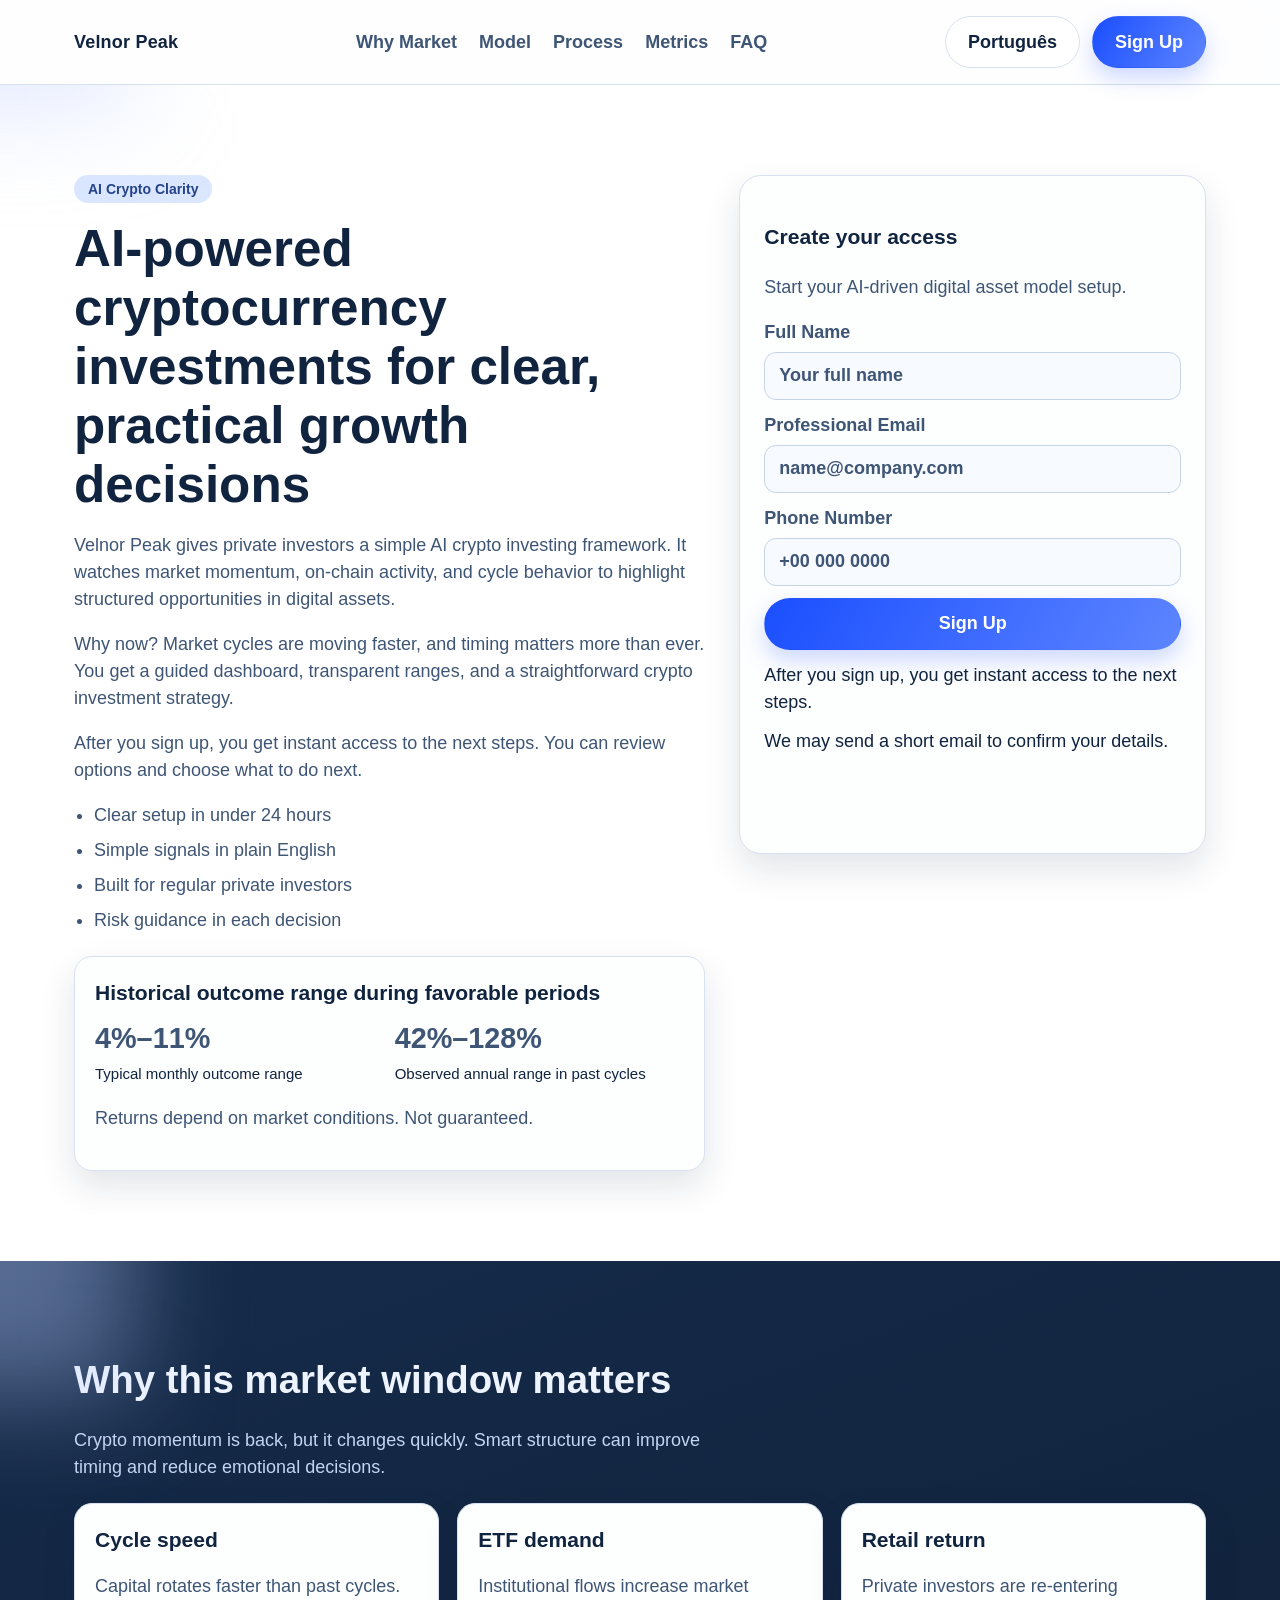
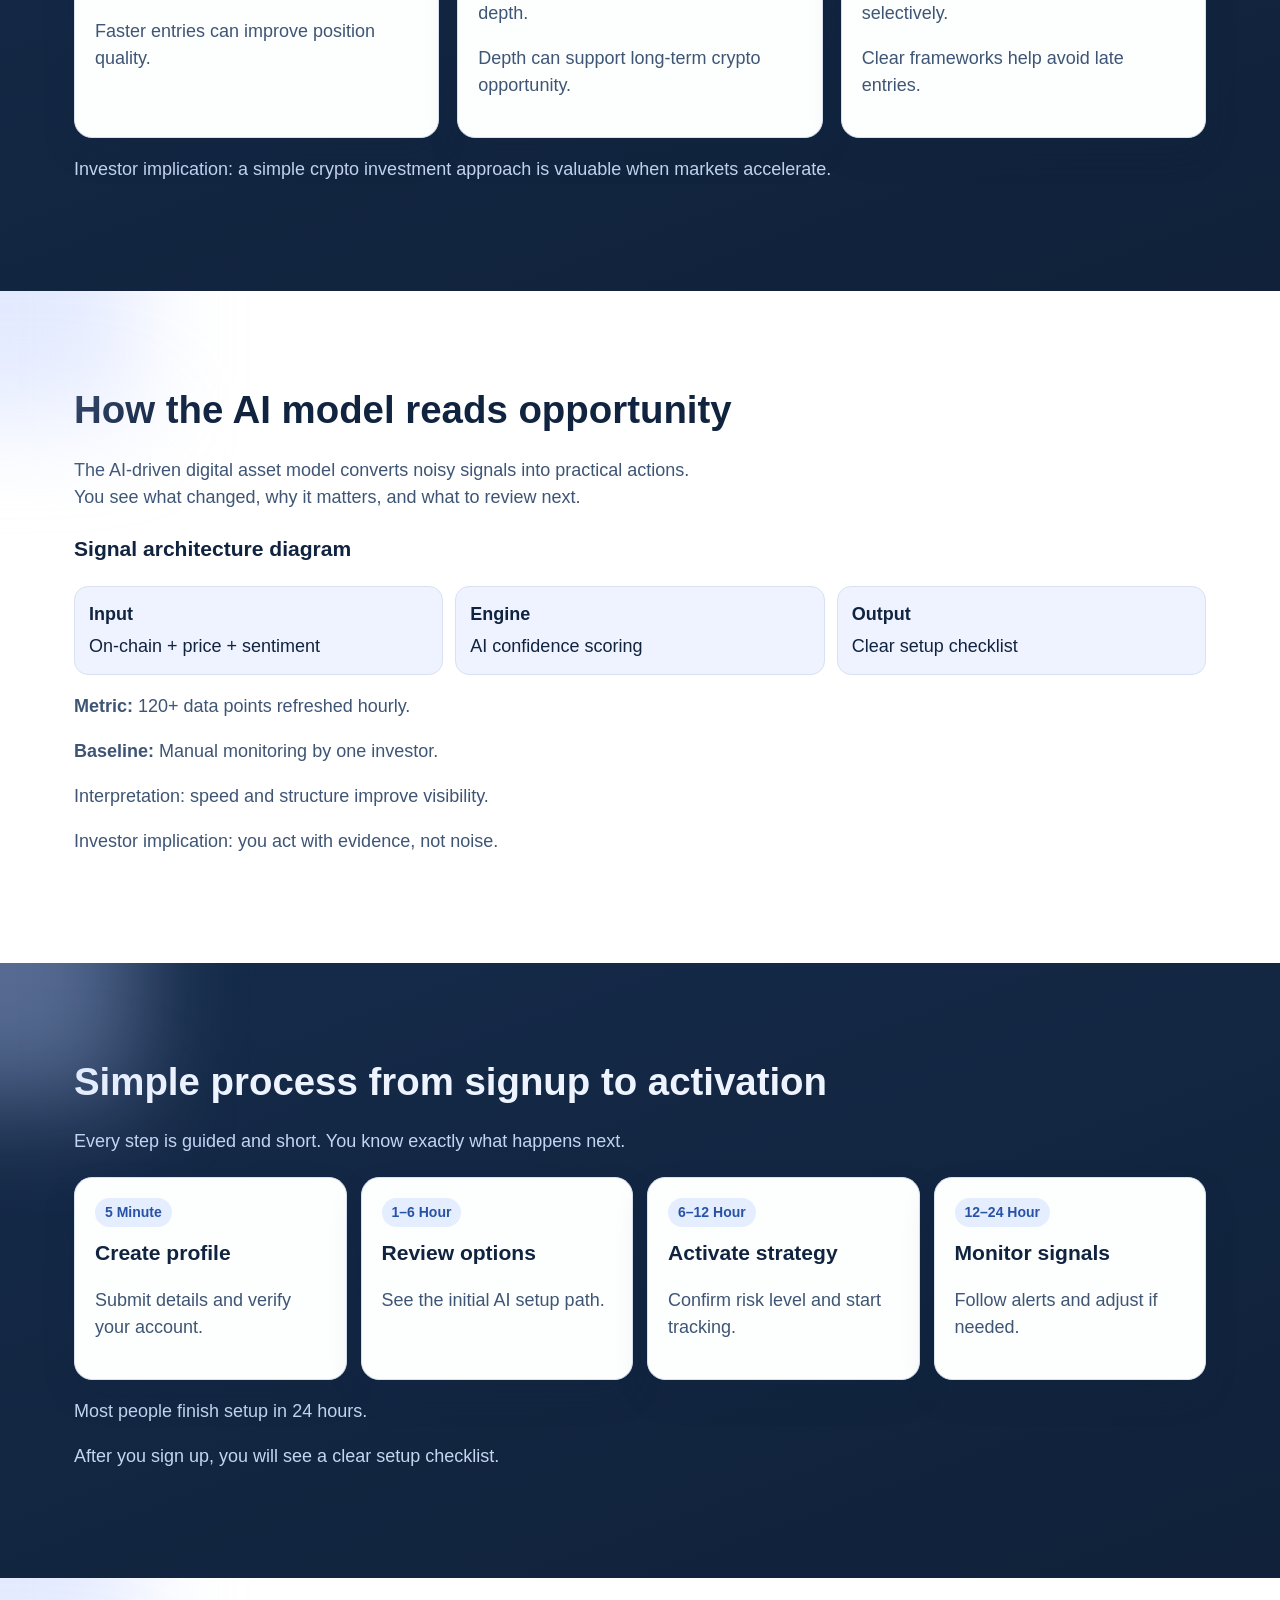
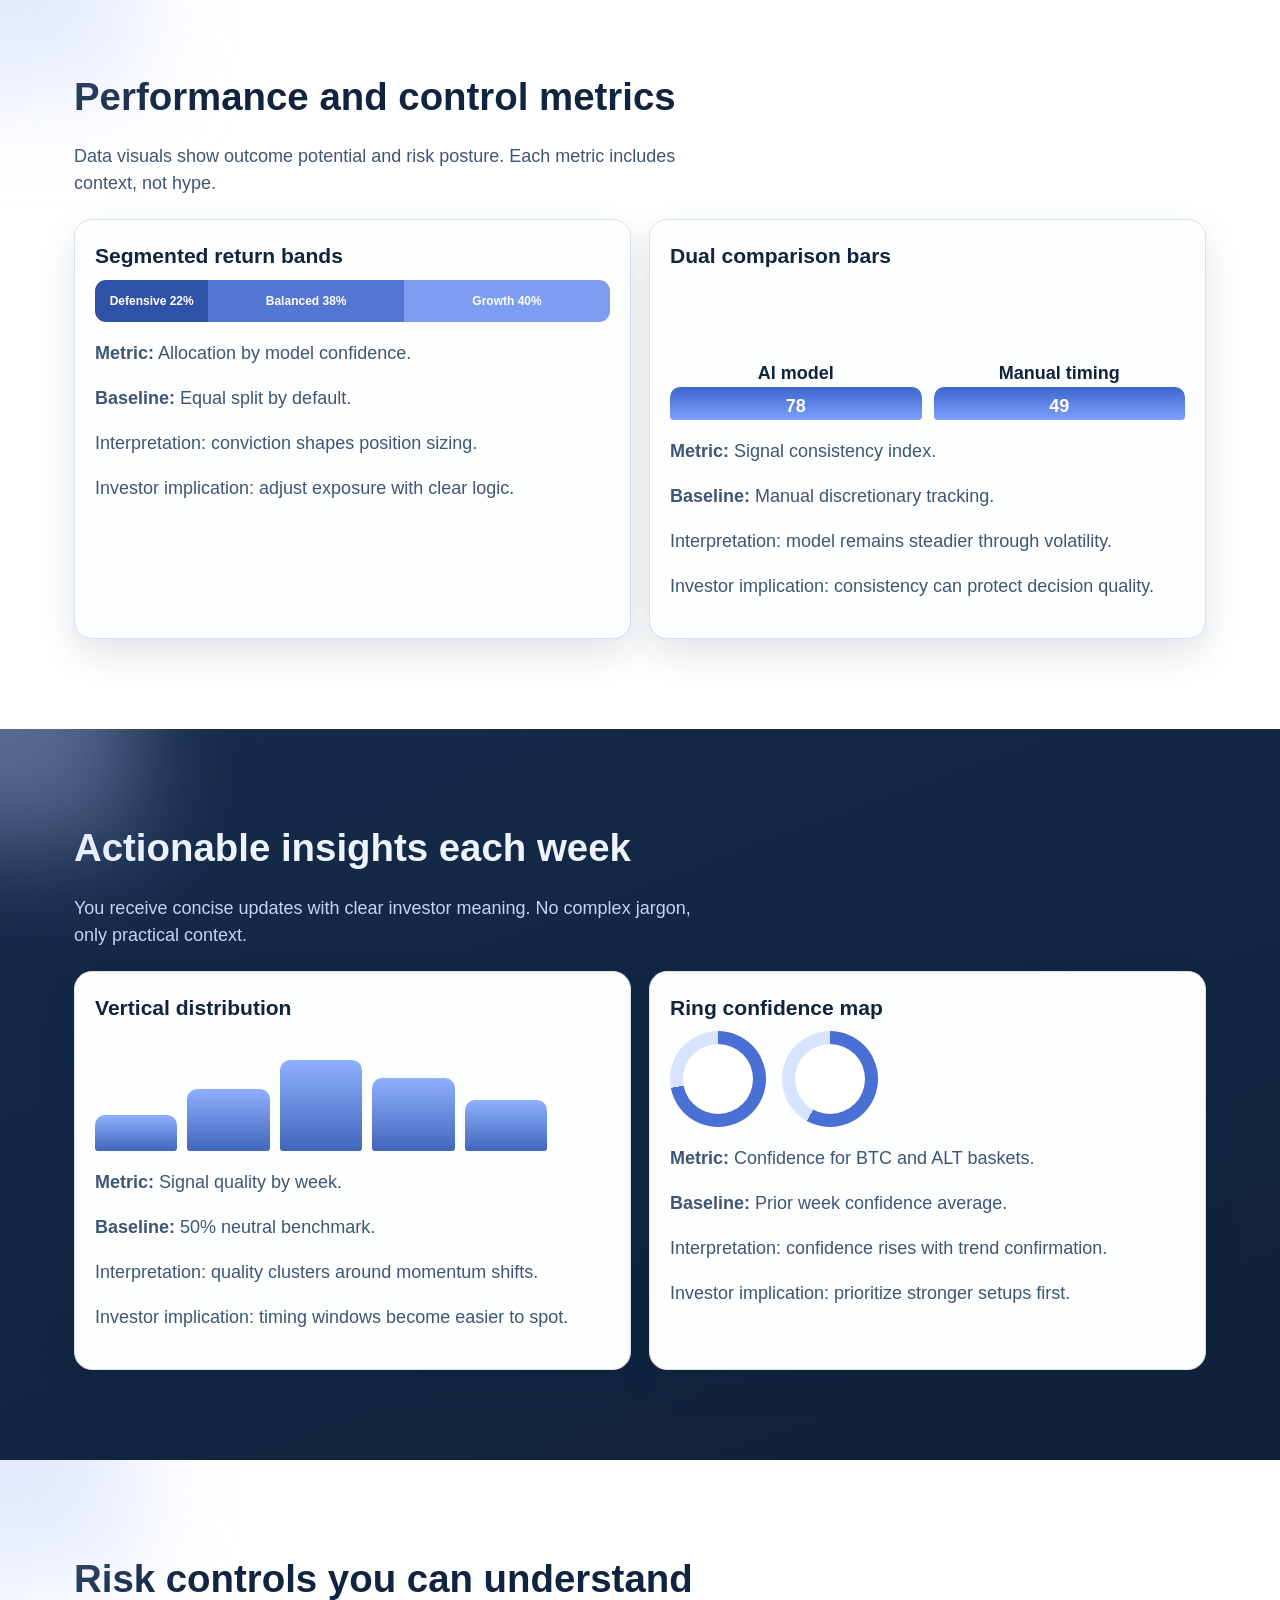
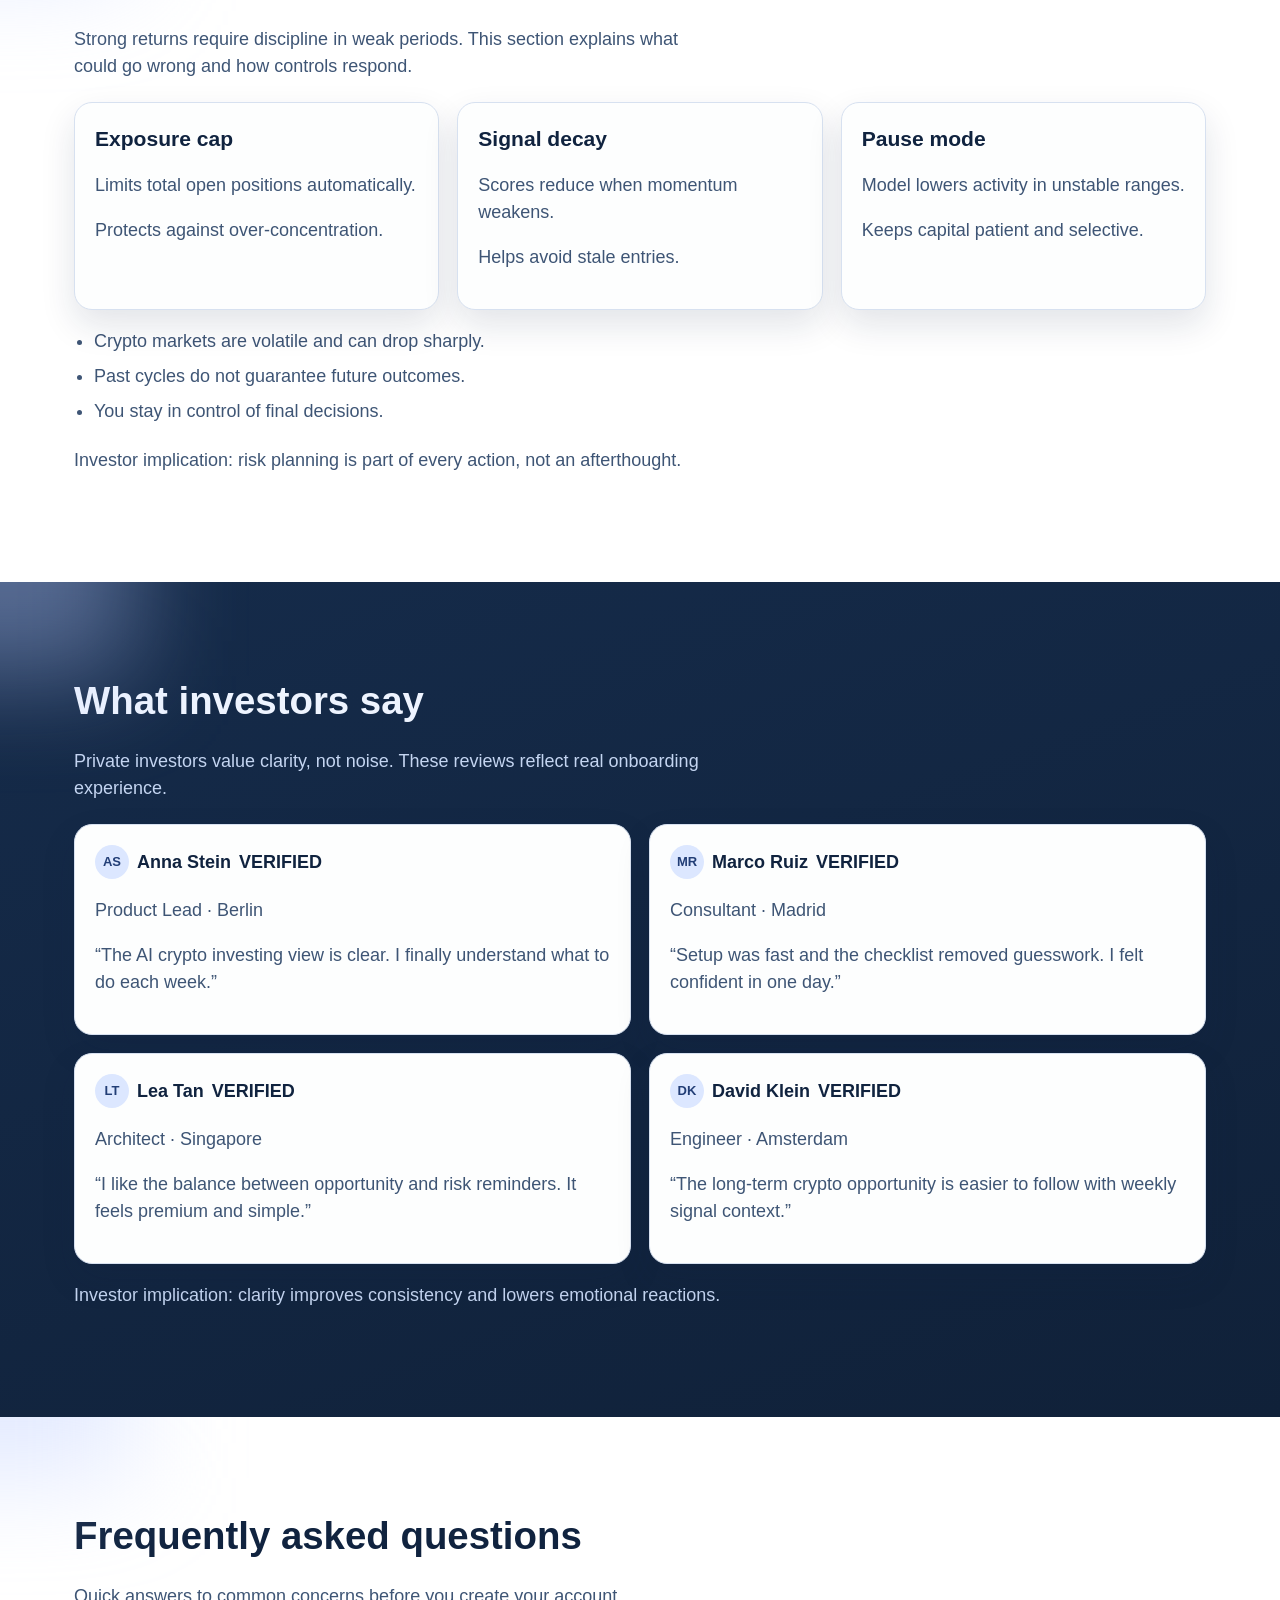
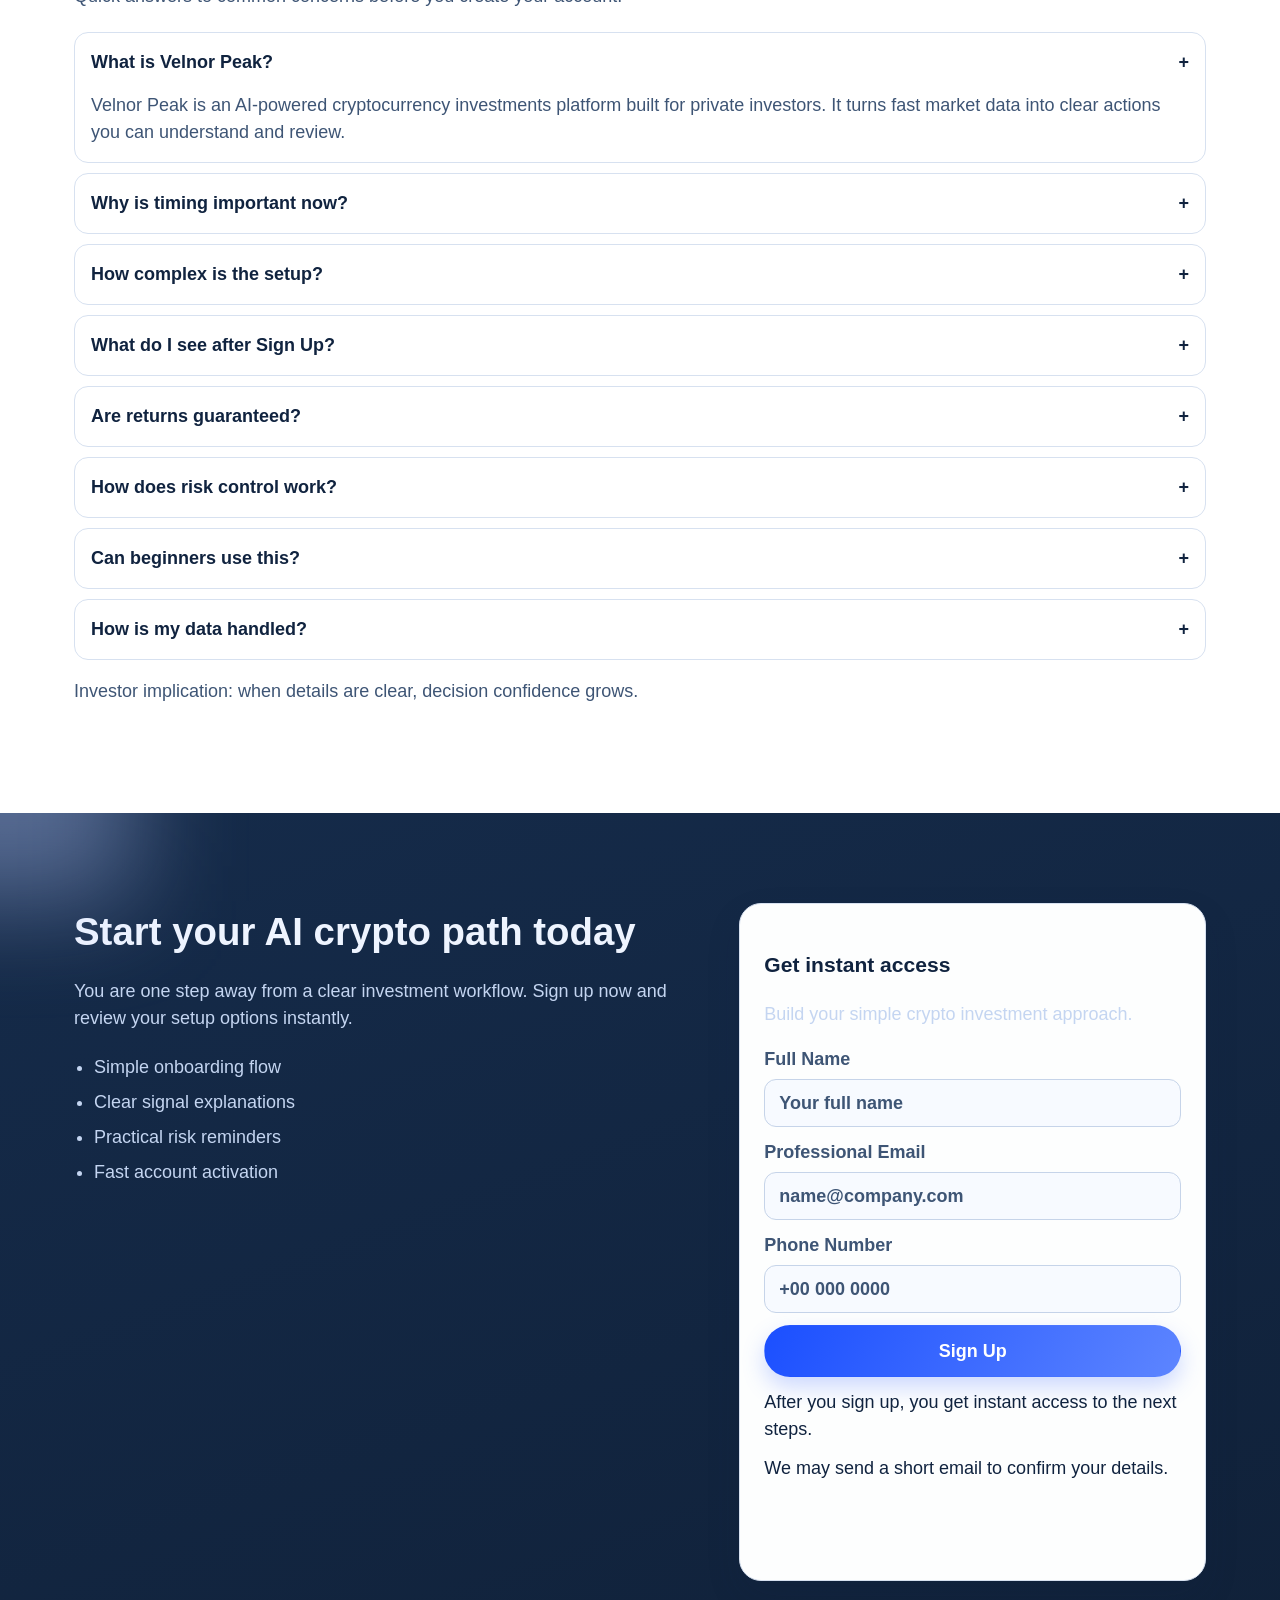
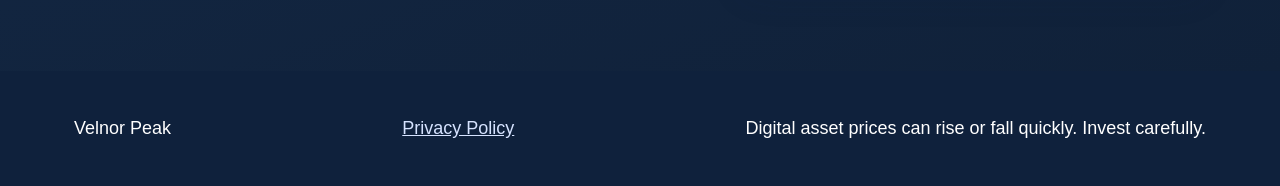
<file: pt/index.html>
<!DOCTYPE html>
<html lang="en">
<head>
    <meta charset="UTF-8" />
    <meta name="viewport" content="width=device-width, initial-scale=1.0" />
    <title>Velnor Peak | AI-Powered Cryptocurrency Investments Português</title>
    <meta name="description" content="Explore Velnor Peak, a premium AI crypto investing experience with clear setup, risk controls, and smart insights for private investors (Português route)." />
    <link rel="canonical" href="https://velnorpeak.com/pt/" />
    <link rel="alternate" hreflang="en" href="https://velnorpeak.com/" />
    <link rel="alternate" hreflang="de" href="https://velnorpeak.com/de/" />
    <link rel="alternate" hreflang="fr" href="https://velnorpeak.com/fr/" />
    <link rel="alternate" hreflang="es" href="https://velnorpeak.com/es/" />
    <link rel="alternate" hreflang="it" href="https://velnorpeak.com/it/" />
    <link rel="alternate" hreflang="tr" href="https://velnorpeak.com/tr/" />
    <link rel="alternate" hreflang="pt" href="https://velnorpeak.com/pt/" />
    <link rel="alternate" hreflang="ja" href="https://velnorpeak.com/jp/" />
    <link rel="alternate" hreflang="sk" href="https://velnorpeak.com/sk/" />
    <link rel="alternate" hreflang="nl-BE" href="https://velnorpeak.com/be/" />
    <link rel="alternate" hreflang="x-default" href="https://velnorpeak.com/" />
    <meta property="og:type" content="website" />
    <meta property="og:title" content="Velnor Peak | AI-Powered Cryptocurrency Investments Português" />
    <meta property="og:description" content="Explore Velnor Peak, a premium AI crypto investing experience with clear setup, risk controls, and smart insights for private investors (Português route)." />
    <meta property="og:url" content="https://velnorpeak.com/pt/" />
    <meta property="og:site_name" content="Velnor Peak" />
    <meta name="twitter:card" content="summary_large_image" />
    <meta name="twitter:title" content="Velnor Peak | AI-Powered Cryptocurrency Investments Português" />
    <meta name="twitter:description" content="Explore Velnor Peak, a premium AI crypto investing experience with clear setup, risk controls, and smart insights for private investors (Português route)." />
    <link rel="stylesheet" href="../assets/style.css" />
    <script type="application/ld+json">{"@context":"https://schema.org","@type":"Organization","name":"Velnor Peak","url":"https://velnorpeak.com","logo":"https://velnorpeak.com/assets/img/logo.png","sameAs":[]}</script>
    <script type="application/ld+json">{"@context":"https://schema.org","@type":"WebSite","name":"Velnor Peak","url":"https://velnorpeak.com","potentialAction":{"@type":"SearchAction","target":"https://velnorpeak.com/?q={search_term_string}","query-input":"required name=search_term_string"}}</script>
    <script type="application/ld+json">{"@context":"https://schema.org","@type":"FAQPage","mainEntity":[{"@type":"Question","name":"What is Velnor Peak?","acceptedAnswer":{"@type":"Answer","text":"Velnor Peak is an AI-powered cryptocurrency investments platform built for private investors. It turns fast market data into clear actions you can understand and review."}},{"@type":"Question","name":"Why is timing important now?","acceptedAnswer":{"@type":"Answer","text":"Crypto markets move quickly around policy shifts, ETF demand, and liquidity waves. A faster model can help you react with better structure."}},{"@type":"Question","name":"How complex is the setup?","acceptedAnswer":{"@type":"Answer","text":"Setup is simple. You complete one sign-up form, verify details, and follow a short checklist inside your account."}},{"@type":"Question","name":"What do I see after Sign Up?","acceptedAnswer":{"@type":"Answer","text":"After you sign up, you get instant access to the next steps. You can then review options and choose what to do next."}},{"@type":"Question","name":"Are returns guaranteed?","acceptedAnswer":{"@type":"Answer","text":"No. Returns depend on market conditions. The platform provides data-driven guidance, but outcomes are never guaranteed."}},{"@type":"Question","name":"How does risk control work?","acceptedAnswer":{"@type":"Answer","text":"The model uses position sizing, signal confidence tiers, and exposure limits. This helps reduce emotional and oversized decisions."}},{"@type":"Question","name":"Can beginners use this?","acceptedAnswer":{"@type":"Answer","text":"Yes. The experience is designed for regular private investors with clear language, guided flow, and practical insights."}},{"@type":"Question","name":"How is my data handled?","acceptedAnswer":{"@type":"Answer","text":"Your data is processed with strict security controls and used for platform operation, legal duties, and account safety checks."}}]}</script>
</head>
<body>
    <header class="site-header" id="top">
      <div class="container header-inner">
        <a class="brand" href="../index.html">Velnor Peak</a>
        <nav class="main-nav" aria-label="Primary">
          <a href="#why-market">Why Market</a>
          <a href="#model">Model</a>
          <a href="#process">Process</a>
          <a href="#metrics">Metrics</a>
          <a href="#faq">FAQ</a>
        </nav>
        <div class="header-actions">
          <div class="lang-switcher" data-dropdown>
            <button class="active-lang" aria-expanded="false" aria-haspopup="true">Português</button>
            <ul class="lang-menu" role="menu">
                  <li><a href="../index.html"><span class="flag">GB</span> <span>English</span></a></li>
                  <li><a href="../de/index.html"><span class="flag">DE</span> <span>Deutsch</span></a></li>
                  <li><a href="../fr/index.html"><span class="flag">FR</span> <span>Français</span></a></li>
                  <li><a href="../es/index.html"><span class="flag">ES</span> <span>Español</span></a></li>
                  <li><a href="../it/index.html"><span class="flag">IT</span> <span>Italiano</span></a></li>
                  <li><a href="../tr/index.html"><span class="flag">TR</span> <span>Türkçe</span></a></li>
                  <li><a href="../jp/index.html"><span class="flag">JP</span> <span>日本語</span></a></li>
                  <li><a href="../sk/index.html"><span class="flag">SK</span> <span>Slovak</span></a></li>
                  <li><a href="../be/index.html"><span class="flag">BE</span> <span>Nederlands (BE)</span></a></li>
            </ul>
          </div>
          <a class="btn btn-primary" href="#hero-form">Sign Up</a>
          <button class="burger" aria-label="Open menu" aria-controls="mobile-drawer" aria-expanded="false"><span></span><span></span><span></span></button>
        </div>
      </div>
    </header>

    <aside class="mobile-drawer" id="mobile-drawer" aria-hidden="true">
      <div class="drawer-content" role="dialog" aria-modal="true" aria-label="Mobile menu">
        <button class="drawer-close" aria-label="Close menu">×</button>
        <nav class="drawer-nav">
          <a href="#why-market">Why Market</a>
          <a href="#model">Model</a>
          <a href="#process">Process</a>
          <a href="#metrics">Metrics</a>
          <a href="#insights">Insights</a>
          <a href="#risk">Risk</a>
          <a href="#faq">FAQ</a>
        </nav>
        <div class="lang-switcher" data-dropdown>
          <button class="active-lang" aria-expanded="false" aria-haspopup="true">Português</button>
          <ul class="lang-menu" role="menu">
                  <li><a href="../index.html"><span class="flag">GB</span> <span>English</span></a></li>
                  <li><a href="../de/index.html"><span class="flag">DE</span> <span>Deutsch</span></a></li>
                  <li><a href="../fr/index.html"><span class="flag">FR</span> <span>Français</span></a></li>
                  <li><a href="../es/index.html"><span class="flag">ES</span> <span>Español</span></a></li>
                  <li><a href="../it/index.html"><span class="flag">IT</span> <span>Italiano</span></a></li>
                  <li><a href="../tr/index.html"><span class="flag">TR</span> <span>Türkçe</span></a></li>
                  <li><a href="../jp/index.html"><span class="flag">JP</span> <span>日本語</span></a></li>
                  <li><a href="../sk/index.html"><span class="flag">SK</span> <span>Slovak</span></a></li>
                  <li><a href="../be/index.html"><span class="flag">BE</span> <span>Nederlands (BE)</span></a></li>
          </ul>
        </div>
        <a class="btn btn-primary" href="#hero-form">Sign Up</a>
      </div>
    </aside>

    <main>
      <section class="section light hero" id="hero">
        <div class="container hero-grid">
          <div>
            <span class="badge">AI Crypto Clarity</span>
            <h1>AI-powered cryptocurrency investments for clear, practical growth decisions</h1>
            <p>Velnor Peak gives private investors a simple AI crypto investing framework. It watches market momentum, on-chain activity, and cycle behavior to highlight structured opportunities in digital assets.</p>
            <p>Why now? Market cycles are moving faster, and timing matters more than ever. You get a guided dashboard, transparent ranges, and a straightforward crypto investment strategy.</p>
            <p>After you sign up, you get instant access to the next steps. You can review options and choose what to do next.</p>
            <ul class="trust-list">
              <li>Clear setup in under 24 hours</li>
              <li>Simple signals in plain English</li>
              <li>Built for regular private investors</li>
              <li>Risk guidance in each decision</li>
            </ul>
            <div class="performance-panel card reveal">
              <h3>Historical outcome range during favorable periods</h3>
              <div class="metric-split">
                <div><p class="metric">4%–11%</p><small>Typical monthly outcome range</small></div>
                <div><p class="metric">42%–128%</p><small>Observed annual range in past cycles</small></div>
              </div>
              <p class="muted">Returns depend on market conditions. Not guaranteed.</p>
            </div>
          </div>
          <div class="form-card" id="hero-form">
            <h3 class="form-title">Create your access</h3>
            <p class="form-sub">Start your AI-driven digital asset model setup.</p>
            <form class="lead-form">
              <label>Full Name<input type="text" name="name" placeholder="Your full name" required /></label>
              <label>Professional Email<input type="email" name="email" placeholder="name@company.com" required /></label>
              <label>Phone Number<input type="tel" name="phone" placeholder="+00 000 0000" required /></label>
              <button class="btn btn-primary" type="submit">Sign Up</button>
              <small>After you sign up, you get instant access to the next steps.</small>
              <small>We may send a short email to confirm your details.</small>
              <p class="success-message" aria-live="polite"></p>
            </form>
          </div>
        </div>
      </section>

      <section class="section dark" id="why-market">
        <div class="container">
          <h2>Why this market window matters</h2>
          <p class="section-intro">Crypto momentum is back, but it changes quickly. Smart structure can improve timing and reduce emotional decisions.</p>
          <div class="card-grid three reveal-group">
            <article class="card reveal"><h3>Cycle speed</h3><p>Capital rotates faster than past cycles.</p><p class="muted">Faster entries can improve position quality.</p></article>
            <article class="card reveal"><h3>ETF demand</h3><p>Institutional flows increase market depth.</p><p class="muted">Depth can support long-term crypto opportunity.</p></article>
            <article class="card reveal"><h3>Retail return</h3><p>Private investors are re-entering selectively.</p><p class="muted">Clear frameworks help avoid late entries.</p></article>
          </div>
          <p class="implication">Investor implication: a simple crypto investment approach is valuable when markets accelerate.</p>
        </div>
      </section>

      <section class="section light" id="model">
        <div class="container">
          <h2>How the AI model reads opportunity</h2>
          <p class="section-intro">The AI-driven digital asset model converts noisy signals into practical actions. You see what changed, why it matters, and what to review next.</p>
          <div class="visual architecture reveal">
            <h3>Signal architecture diagram</h3>
            <div class="layers">
              <div class="layer"><strong>Input</strong><span>On-chain + price + sentiment</span></div>
              <div class="layer"><strong>Engine</strong><span>AI confidence scoring</span></div>
              <div class="layer"><strong>Output</strong><span>Clear setup checklist</span></div>
            </div>
            <p><b>Metric:</b> 120+ data points refreshed hourly.</p>
            <p><b>Baseline:</b> Manual monitoring by one investor.</p>
            <p class="muted">Interpretation: speed and structure improve visibility.</p>
            <p class="implication">Investor implication: you act with evidence, not noise.</p>
          </div>
        </div>
      </section>

      <section class="section dark" id="process">
        <div class="container">
          <h2>Simple process from signup to activation</h2>
          <p class="section-intro">Every step is guided and short. You know exactly what happens next.</p>
          <div class="timeline four reveal-group">
            <article class="card reveal"><span class="time">5 Minute</span><h3>Create profile</h3><p>Submit details and verify your account.</p></article>
            <article class="card reveal"><span class="time">1–6 Hour</span><h3>Review options</h3><p>See the initial AI setup path.</p></article>
            <article class="card reveal"><span class="time">6–12 Hour</span><h3>Activate strategy</h3><p>Confirm risk level and start tracking.</p></article>
            <article class="card reveal"><span class="time">12–24 Hour</span><h3>Monitor signals</h3><p>Follow alerts and adjust if needed.</p></article>
          </div>
          <p class="implication">Most people finish setup in 24 hours.</p>
          <p class="muted">After you sign up, you will see a clear setup checklist.</p>
        </div>
      </section>

      <section class="section light" id="metrics">
        <div class="container">
          <h2>Performance and control metrics</h2>
          <p class="section-intro">Data visuals show outcome potential and risk posture. Each metric includes context, not hype.</p>
          <div class="visual-grid two">
            <article class="card reveal">
              <h3>Segmented return bands</h3>
              <div class="stacked-bars"><span style="--w:22%">Defensive 22%</span><span style="--w:38%">Balanced 38%</span><span style="--w:40%">Growth 40%</span></div>
              <p><b>Metric:</b> Allocation by model confidence.</p><p><b>Baseline:</b> Equal split by default.</p><p class="muted">Interpretation: conviction shapes position sizing.</p><p class="implication">Investor implication: adjust exposure with clear logic.</p>
            </article>
            <article class="card reveal">
              <h3>Dual comparison bars</h3>
              <div class="dual-bars"><div><label>AI model</label><span style="--h:78%">78</span></div><div><label>Manual timing</label><span style="--h:49%">49</span></div></div>
              <p><b>Metric:</b> Signal consistency index.</p><p><b>Baseline:</b> Manual discretionary tracking.</p><p class="muted">Interpretation: model remains steadier through volatility.</p><p class="implication">Investor implication: consistency can protect decision quality.</p>
            </article>
          </div>
        </div>
      </section>

      <section class="section dark" id="insights">
        <div class="container">
          <h2>Actionable insights each week</h2>
          <p class="section-intro">You receive concise updates with clear investor meaning. No complex jargon, only practical context.</p>
          <div class="visual-grid two">
            <article class="card reveal">
              <h3>Vertical distribution</h3>
              <div class="distribution"><span style="--h:30%"></span><span style="--h:52%"></span><span style="--h:76%"></span><span style="--h:61%"></span><span style="--h:43%"></span></div>
              <p><b>Metric:</b> Signal quality by week.</p><p><b>Baseline:</b> 50% neutral benchmark.</p><p class="muted">Interpretation: quality clusters around momentum shifts.</p><p class="implication">Investor implication: timing windows become easier to spot.</p>
            </article>
            <article class="card reveal">
              <h3>Ring confidence map</h3>
              <div class="rings"><div class="ring" style="--p:72">72%</div><div class="ring" style="--p:58">58%</div></div>
              <p><b>Metric:</b> Confidence for BTC and ALT baskets.</p><p><b>Baseline:</b> Prior week confidence average.</p><p class="muted">Interpretation: confidence rises with trend confirmation.</p><p class="implication">Investor implication: prioritize stronger setups first.</p>
            </article>
          </div>
        </div>
      </section>

      <section class="section light" id="risk">
        <div class="container">
          <h2>Risk controls you can understand</h2>
          <p class="section-intro">Strong returns require discipline in weak periods. This section explains what could go wrong and how controls respond.</p>
          <div class="card-grid three reveal-group">
            <article class="card reveal"><h3>Exposure cap</h3><p>Limits total open positions automatically.</p><p class="muted">Protects against over-concentration.</p></article>
            <article class="card reveal"><h3>Signal decay</h3><p>Scores reduce when momentum weakens.</p><p class="muted">Helps avoid stale entries.</p></article>
            <article class="card reveal"><h3>Pause mode</h3><p>Model lowers activity in unstable ranges.</p><p class="muted">Keeps capital patient and selective.</p></article>
          </div>
          <ul class="bullet-list">
            <li>Crypto markets are volatile and can drop sharply.</li>
            <li>Past cycles do not guarantee future outcomes.</li>
            <li>You stay in control of final decisions.</li>
          </ul>
          <p class="implication">Investor implication: risk planning is part of every action, not an afterthought.</p>
        </div>
      </section>

      <section class="section dark" id="reviews">
        <div class="container">
          <h2>What investors say</h2>
          <p class="section-intro">Private investors value clarity, not noise. These reviews reflect real onboarding experience.</p>
          <div class="card-grid two reviews">
            <article class="card reveal"><p class="review-head"><span class="avatar">AS</span> Anna Stein <b>VERIFIED</b></p><p class="muted">Product Lead · Berlin</p><p>“The AI crypto investing view is clear. I finally understand what to do each week.”</p></article>
            <article class="card reveal"><p class="review-head"><span class="avatar">MR</span> Marco Ruiz <b>VERIFIED</b></p><p class="muted">Consultant · Madrid</p><p>“Setup was fast and the checklist removed guesswork. I felt confident in one day.”</p></article>
            <article class="card reveal"><p class="review-head"><span class="avatar">LT</span> Lea Tan <b>VERIFIED</b></p><p class="muted">Architect · Singapore</p><p>“I like the balance between opportunity and risk reminders. It feels premium and simple.”</p></article>
            <article class="card reveal"><p class="review-head"><span class="avatar">DK</span> David Klein <b>VERIFIED</b></p><p class="muted">Engineer · Amsterdam</p><p>“The long-term crypto opportunity is easier to follow with weekly signal context.”</p></article>
          </div>
          <p class="implication">Investor implication: clarity improves consistency and lowers emotional reactions.</p>
        </div>
      </section>

      <section class="section light" id="faq">
        <div class="container">
          <h2>Frequently asked questions</h2>
          <p class="section-intro">Quick answers to common concerns before you create your account.</p>
          <div class="faq-list reveal-group">
          <div class="faq-item open">
            <button class="faq-question" aria-expanded="true">What is Velnor Peak?<span>+</span></button>
            <div class="faq-answer"><p>Velnor Peak is an AI-powered cryptocurrency investments platform built for private investors. It turns fast market data into clear actions you can understand and review.</p></div>
          </div>
          <div class="faq-item">
            <button class="faq-question" aria-expanded="false">Why is timing important now?<span>+</span></button>
            <div class="faq-answer"><p>Crypto markets move quickly around policy shifts, ETF demand, and liquidity waves. A faster model can help you react with better structure.</p></div>
          </div>
          <div class="faq-item">
            <button class="faq-question" aria-expanded="false">How complex is the setup?<span>+</span></button>
            <div class="faq-answer"><p>Setup is simple. You complete one sign-up form, verify details, and follow a short checklist inside your account.</p></div>
          </div>
          <div class="faq-item">
            <button class="faq-question" aria-expanded="false">What do I see after Sign Up?<span>+</span></button>
            <div class="faq-answer"><p>After you sign up, you get instant access to the next steps. You can then review options and choose what to do next.</p></div>
          </div>
          <div class="faq-item">
            <button class="faq-question" aria-expanded="false">Are returns guaranteed?<span>+</span></button>
            <div class="faq-answer"><p>No. Returns depend on market conditions. The platform provides data-driven guidance, but outcomes are never guaranteed.</p></div>
          </div>
          <div class="faq-item">
            <button class="faq-question" aria-expanded="false">How does risk control work?<span>+</span></button>
            <div class="faq-answer"><p>The model uses position sizing, signal confidence tiers, and exposure limits. This helps reduce emotional and oversized decisions.</p></div>
          </div>
          <div class="faq-item">
            <button class="faq-question" aria-expanded="false">Can beginners use this?<span>+</span></button>
            <div class="faq-answer"><p>Yes. The experience is designed for regular private investors with clear language, guided flow, and practical insights.</p></div>
          </div>
          <div class="faq-item">
            <button class="faq-question" aria-expanded="false">How is my data handled?<span>+</span></button>
            <div class="faq-answer"><p>Your data is processed with strict security controls and used for platform operation, legal duties, and account safety checks.</p></div>
          </div>
          </div>
          <p class="implication">Investor implication: when details are clear, decision confidence grows.</p>
        </div>
      </section>

      <section class="section dark" id="final-cta">
        <div class="container final-grid">
          <div>
            <h2>Start your AI crypto path today</h2>
            <p class="section-intro">You are one step away from a clear investment workflow. Sign up now and review your setup options instantly.</p>
            <ul class="bullet-list">
              <li>Simple onboarding flow</li>
              <li>Clear signal explanations</li>
              <li>Practical risk reminders</li>
              <li>Fast account activation</li>
            </ul>
          </div>
          <div class="form-card">
            <h3 class="form-title">Get instant access</h3>
            <p class="form-sub">Build your simple crypto investment approach.</p>
            <form class="lead-form">
              <label>Full Name<input type="text" name="name" placeholder="Your full name" required /></label>
              <label>Professional Email<input type="email" name="email" placeholder="name@company.com" required /></label>
              <label>Phone Number<input type="tel" name="phone" placeholder="+00 000 0000" required /></label>
              <button class="btn btn-primary" type="submit">Sign Up</button>
              <small>After you sign up, you get instant access to the next steps.</small>
              <small>We may send a short email to confirm your details.</small>
              <p class="success-message" aria-live="polite"></p>
            </form>
          </div>
        </div>
      </section>
    </main>

    <footer class="site-footer">
      <div class="container footer-inner">
        <p>Velnor Peak</p>
        <button class="privacy-link" data-open-privacy>Privacy Policy</button>
        <p class="muted">Digital asset prices can rise or fall quickly. Invest carefully.</p>
      </div>
    </footer>

    <div class="privacy-modal" aria-hidden="true" role="dialog" aria-modal="true" aria-label="Privacy Policy">
      <div class="privacy-panel">
        <button class="privacy-close-top" data-close-privacy aria-label="Close privacy modal">×</button>
        <h2>Privacy Policy</h2>
        <div class="privacy-body">
          <h3>Introduction</h3><p>This policy explains how Velnor Peak collects, uses, and protects personal information when you use our website and sign-up forms.</p>
          <h3>Data collection</h3><p>We collect full name, professional email, phone number, technical device data, and usage activity needed to provide secure account access.</p>
          <h3>Legal basis</h3><p>Processing is based on consent, contract preparation, legitimate interests for security, and legal obligations where required.</p>
          <h3>Cookies</h3><p>Cookies support session continuity, analytics, and interface quality. You can manage cookie preferences in your browser settings.</p>
          <h3>Retention</h3><p>We keep data only for as long as needed for account operation, fraud prevention, legal duties, and dispute management.</p>
          <h3>Third-party sharing</h3><p>We may share limited data with hosting, analytics, security, and verification providers under strict contractual safeguards.</p>
          <h3>Security</h3><p>We use encryption in transit, restricted access controls, monitoring systems, and regular internal reviews to protect your information.</p>
          <h3>User rights</h3><p>You may request access, correction, deletion, restriction, portability, or objection depending on applicable privacy laws.</p>
          <h3>International transfers</h3><p>When data crosses borders, we apply approved transfer safeguards and contractual protections.</p>
          <h3>Industry risk disclosure</h3><p>Digital assets are volatile. Platform insights support decisions, but do not guarantee outcomes or remove market risk.</p>
          <h3>Contact</h3><p>For privacy requests, contact privacy@velnorpeak.com. We respond as quickly as possible according to legal timelines.</p>
        </div>
        <div class="privacy-actions">
          <button class="btn" data-close-privacy>Close</button>
        </div>
      </div>
    </div>

    <script defer src="../assets/app.js"></script>
</body>
</html>
</file>
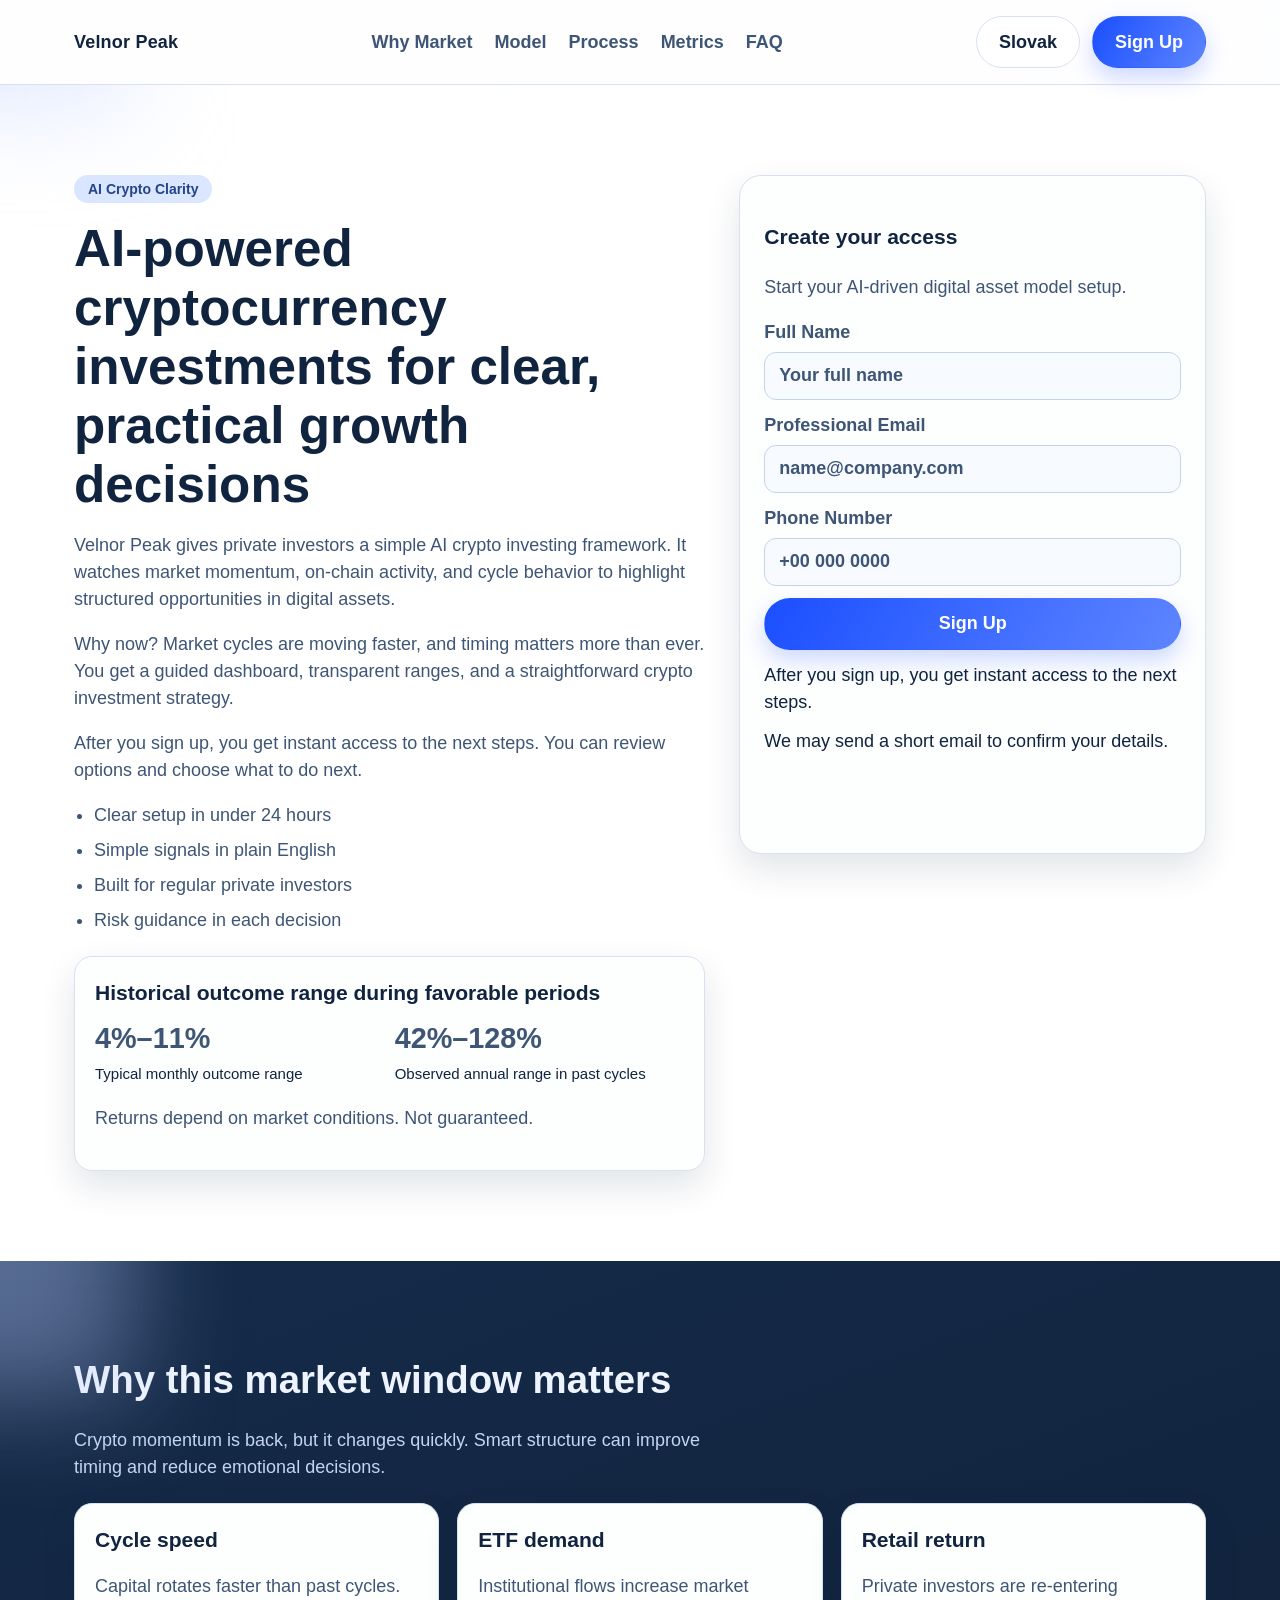
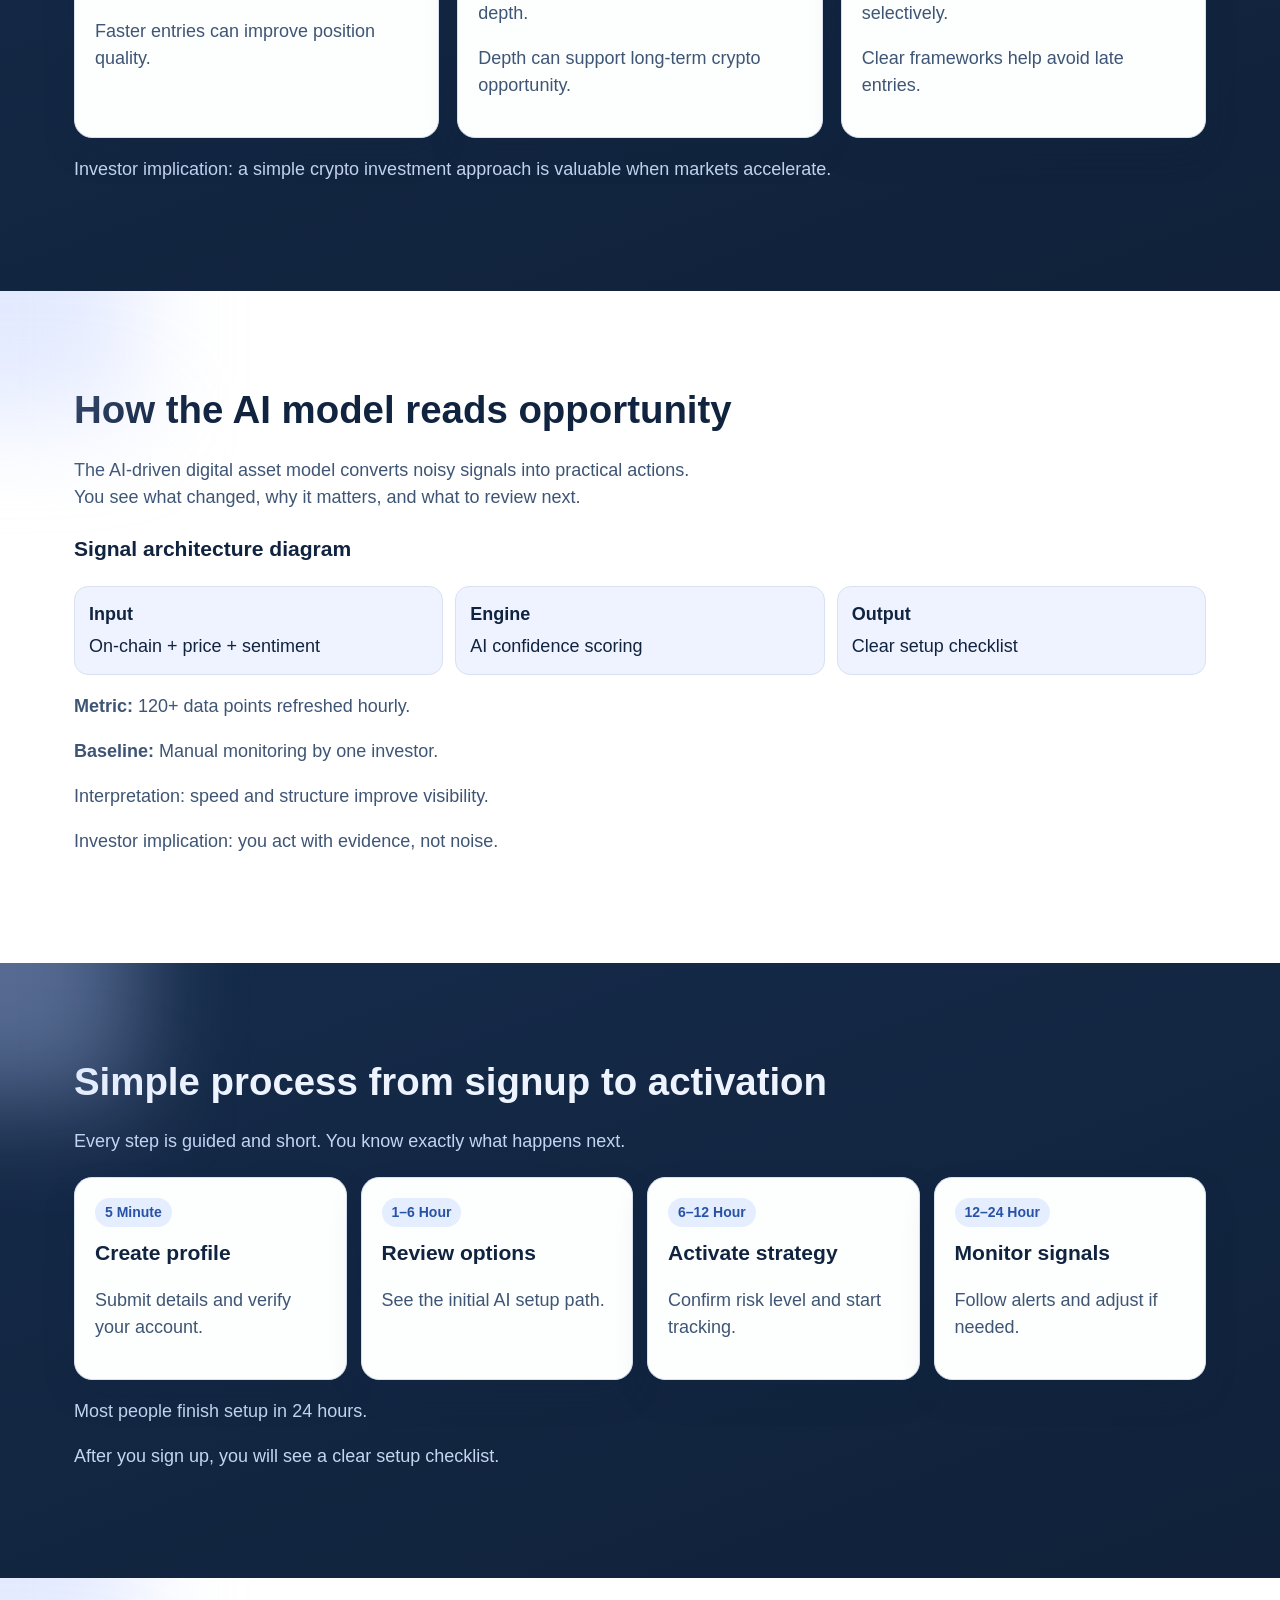
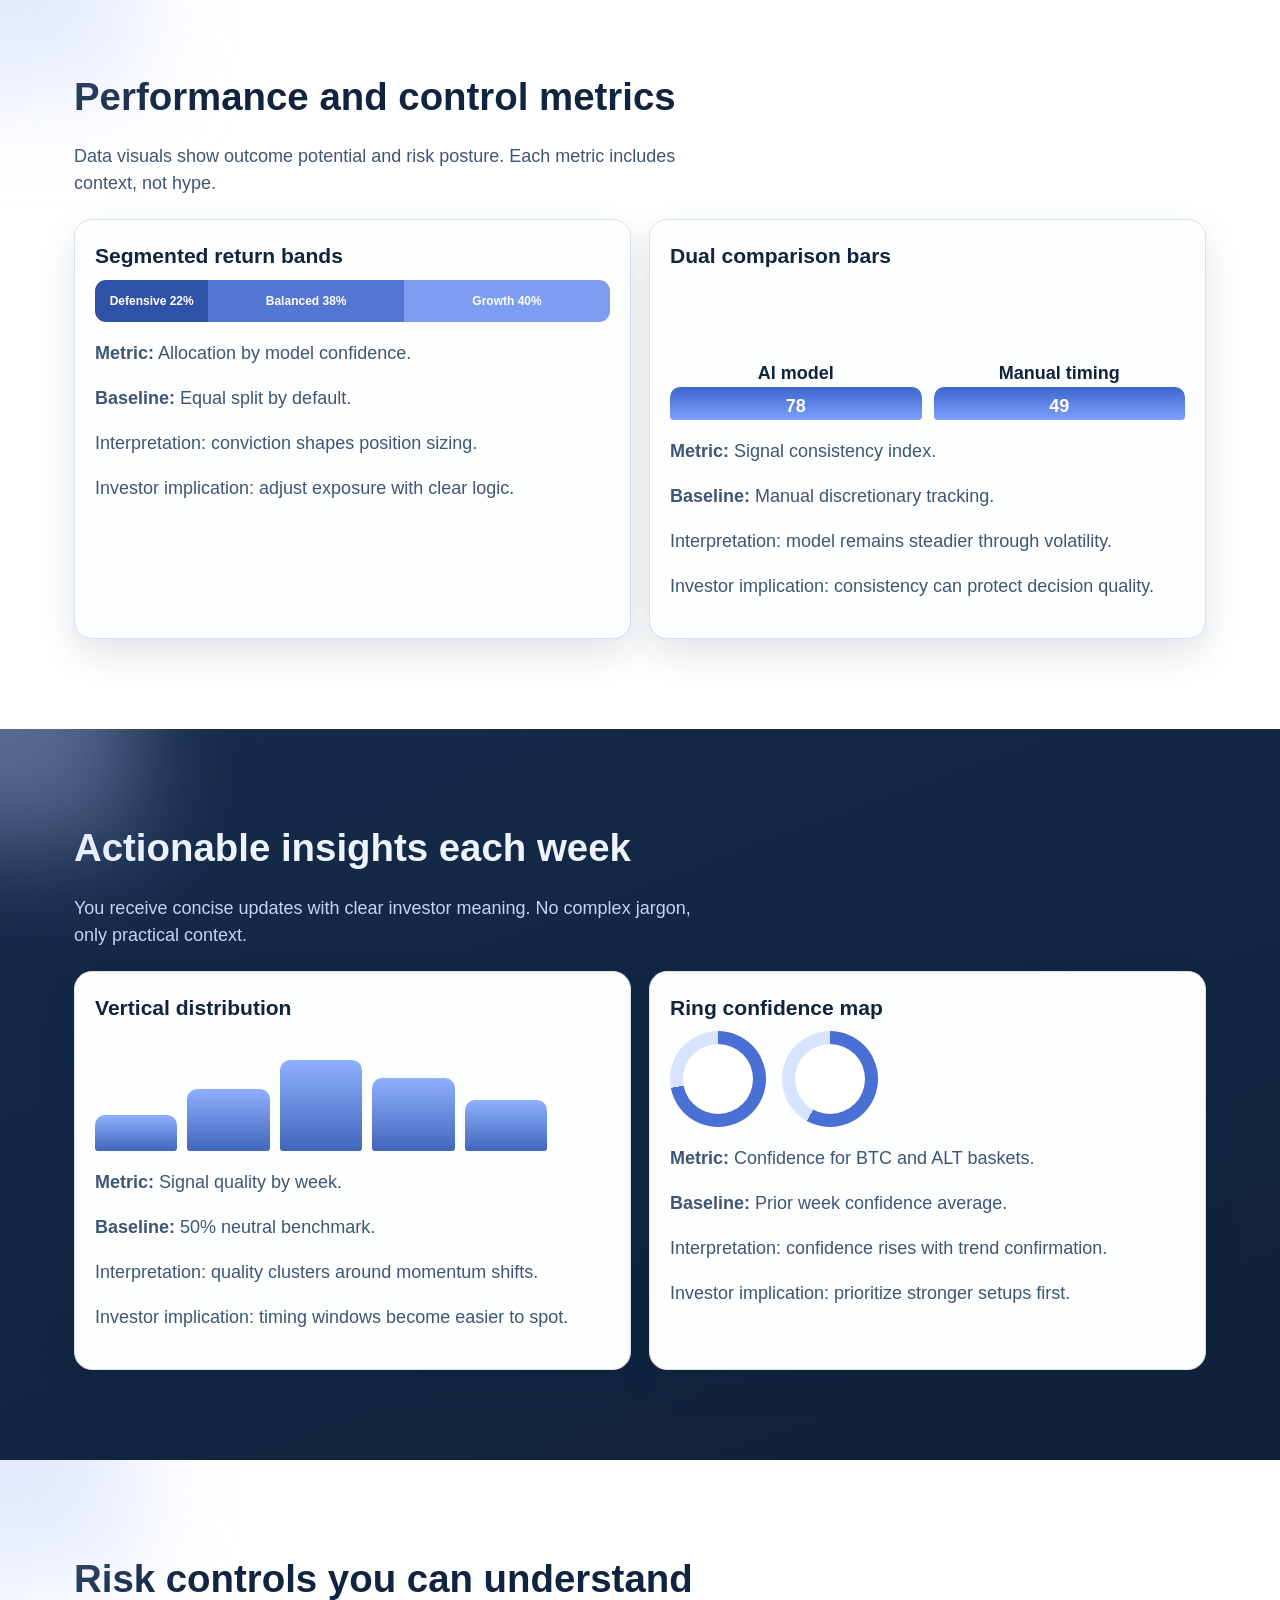
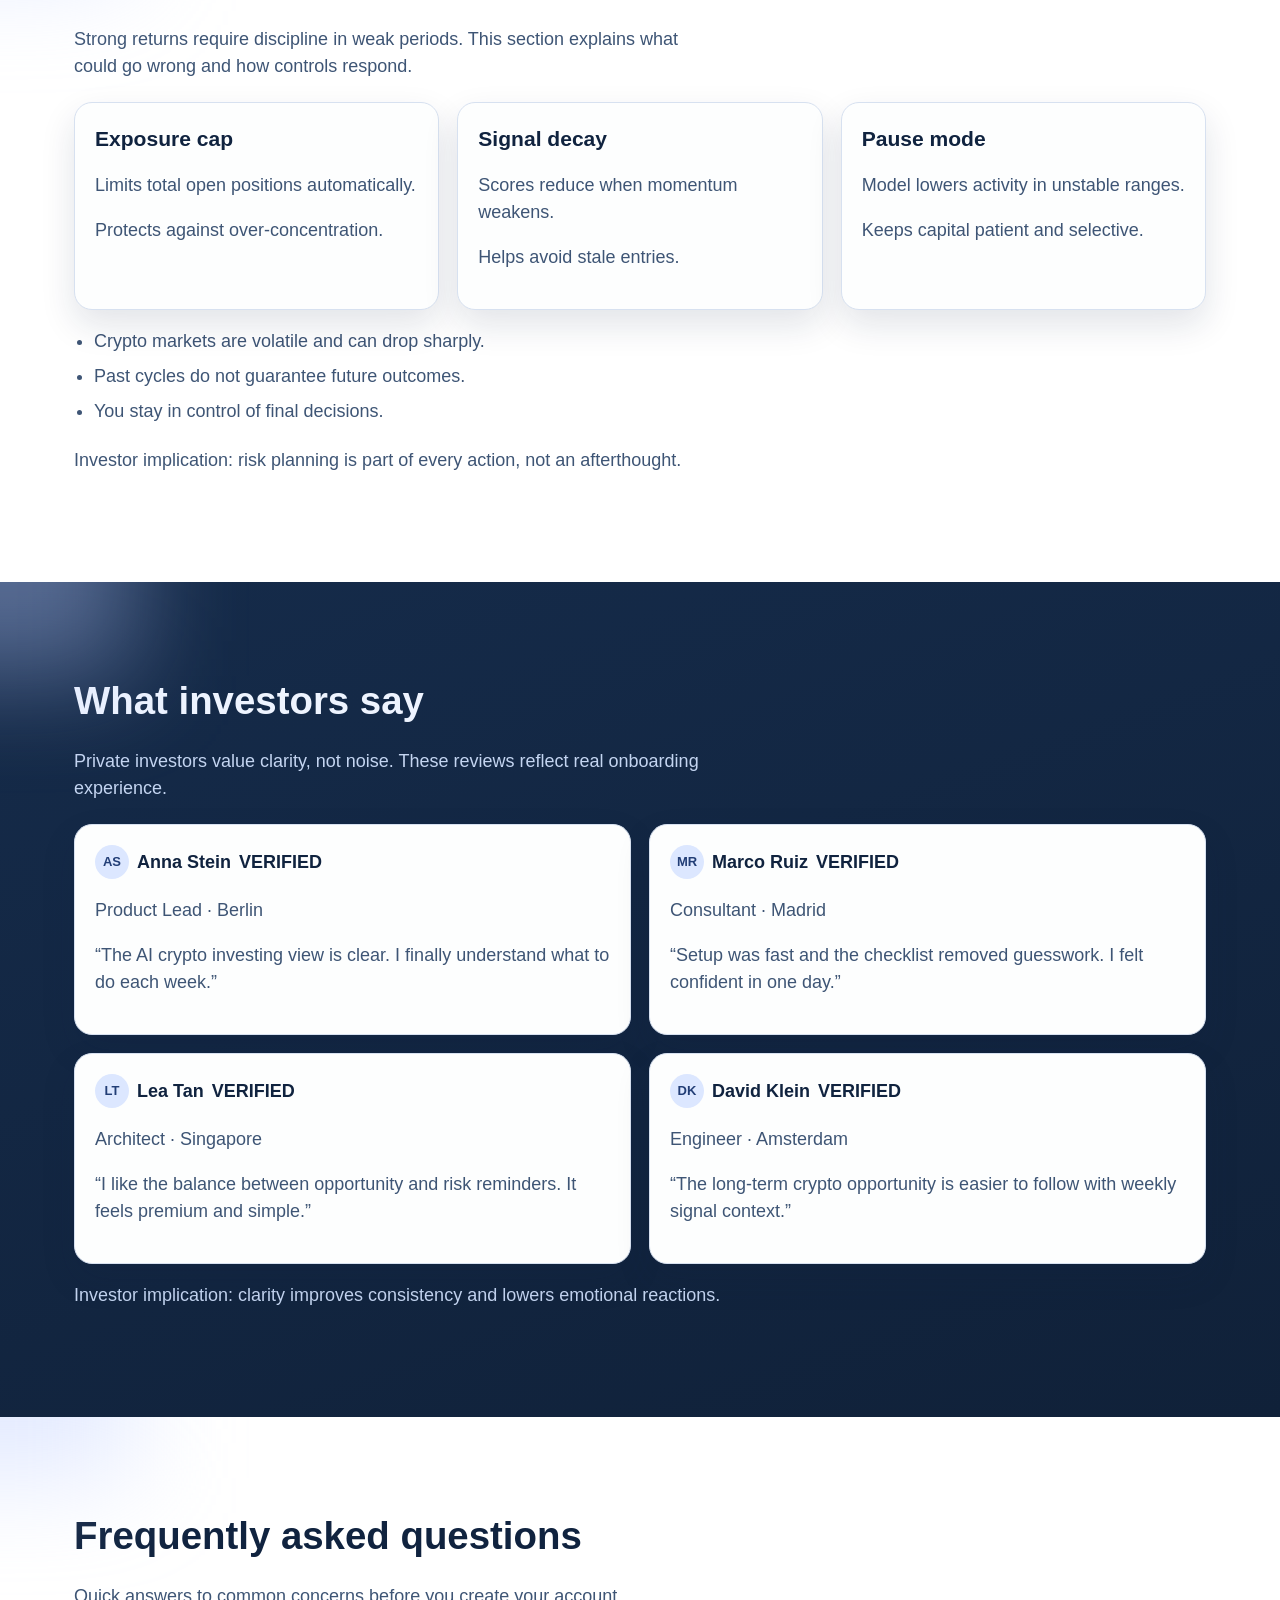
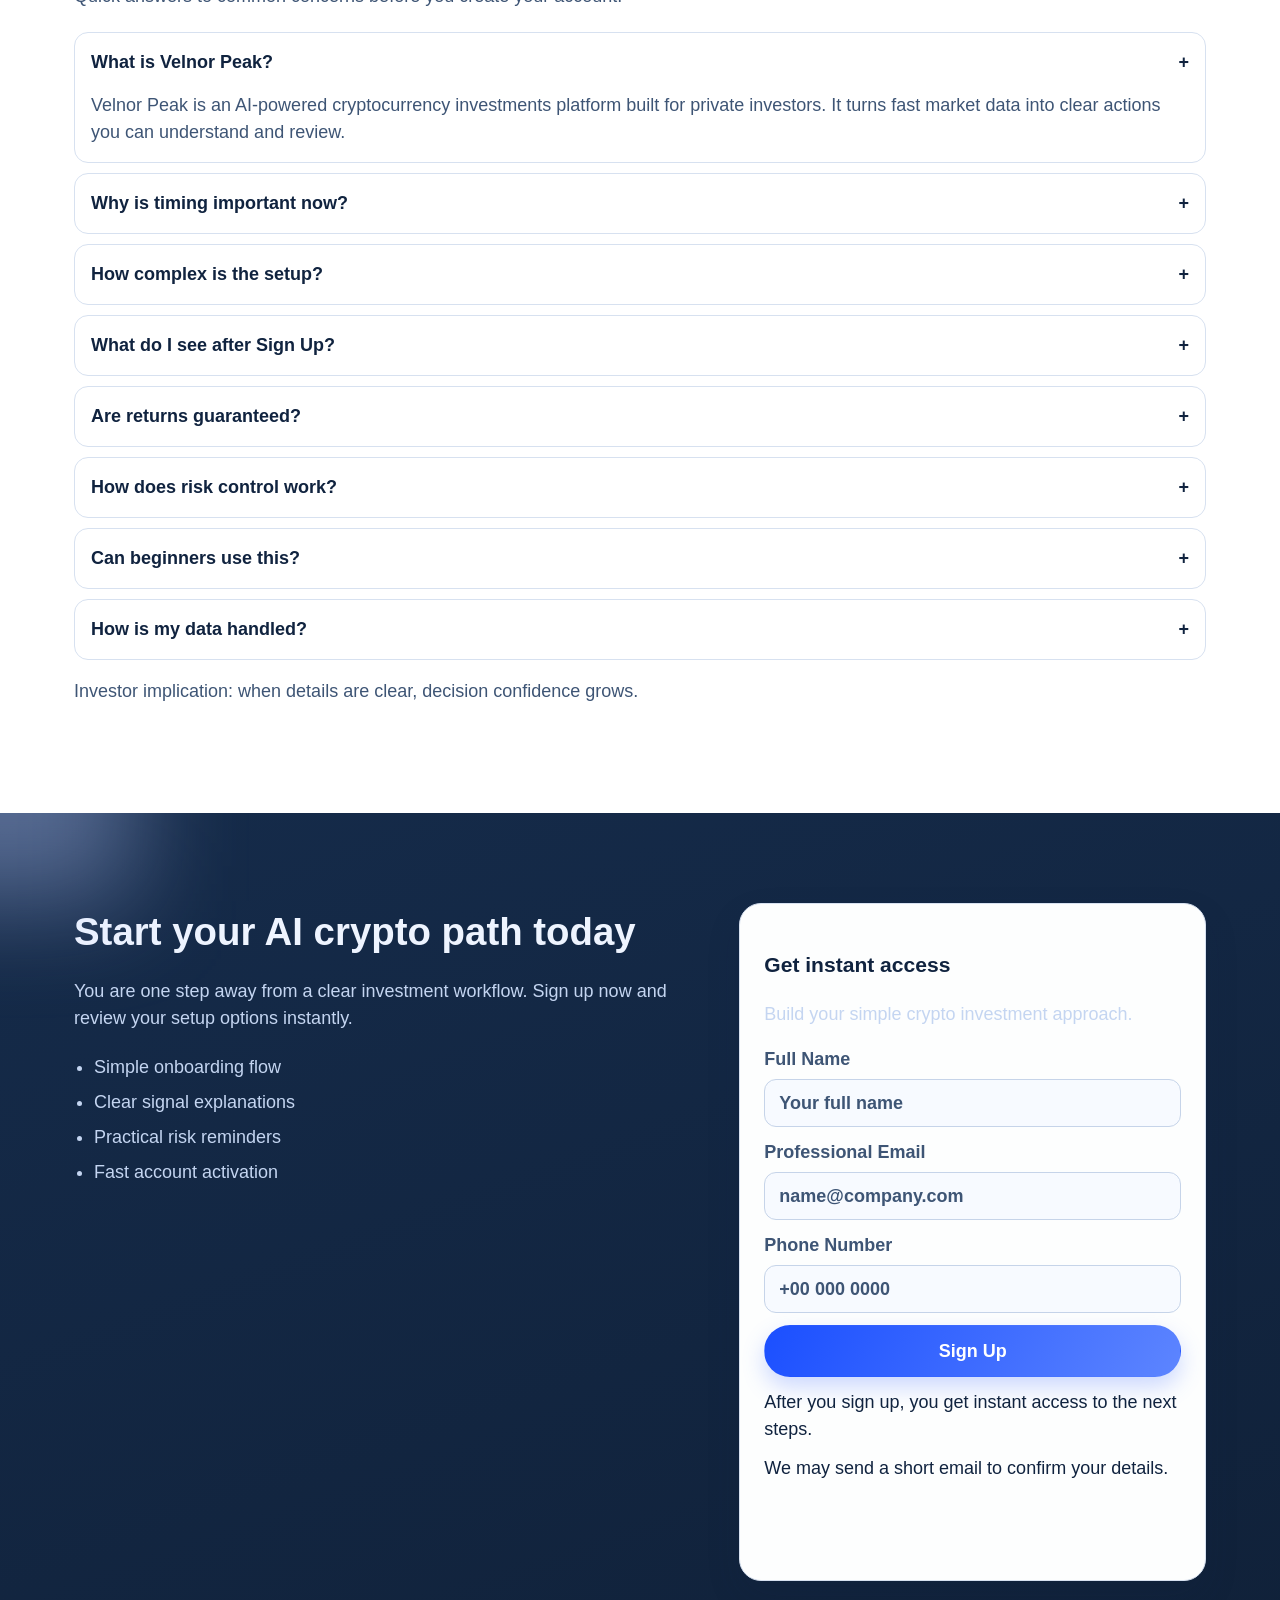
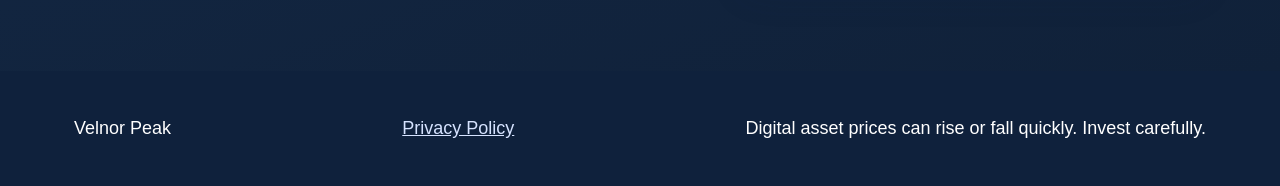
<file: sk/index.html>
<!DOCTYPE html>
<html lang="en">
<head>
    <meta charset="UTF-8" />
    <meta name="viewport" content="width=device-width, initial-scale=1.0" />
    <title>Velnor Peak | AI-Powered Cryptocurrency Investments Slovak</title>
    <meta name="description" content="Explore Velnor Peak, a premium AI crypto investing experience with clear setup, risk controls, and smart insights for private investors (Slovak route)." />
    <link rel="canonical" href="https://velnorpeak.com/sk/" />
    <link rel="alternate" hreflang="en" href="https://velnorpeak.com/" />
    <link rel="alternate" hreflang="de" href="https://velnorpeak.com/de/" />
    <link rel="alternate" hreflang="fr" href="https://velnorpeak.com/fr/" />
    <link rel="alternate" hreflang="es" href="https://velnorpeak.com/es/" />
    <link rel="alternate" hreflang="it" href="https://velnorpeak.com/it/" />
    <link rel="alternate" hreflang="tr" href="https://velnorpeak.com/tr/" />
    <link rel="alternate" hreflang="pt" href="https://velnorpeak.com/pt/" />
    <link rel="alternate" hreflang="ja" href="https://velnorpeak.com/jp/" />
    <link rel="alternate" hreflang="sk" href="https://velnorpeak.com/sk/" />
    <link rel="alternate" hreflang="nl-BE" href="https://velnorpeak.com/be/" />
    <link rel="alternate" hreflang="x-default" href="https://velnorpeak.com/" />
    <meta property="og:type" content="website" />
    <meta property="og:title" content="Velnor Peak | AI-Powered Cryptocurrency Investments Slovak" />
    <meta property="og:description" content="Explore Velnor Peak, a premium AI crypto investing experience with clear setup, risk controls, and smart insights for private investors (Slovak route)." />
    <meta property="og:url" content="https://velnorpeak.com/sk/" />
    <meta property="og:site_name" content="Velnor Peak" />
    <meta name="twitter:card" content="summary_large_image" />
    <meta name="twitter:title" content="Velnor Peak | AI-Powered Cryptocurrency Investments Slovak" />
    <meta name="twitter:description" content="Explore Velnor Peak, a premium AI crypto investing experience with clear setup, risk controls, and smart insights for private investors (Slovak route)." />
    <link rel="stylesheet" href="../assets/style.css" />
    <script type="application/ld+json">{"@context":"https://schema.org","@type":"Organization","name":"Velnor Peak","url":"https://velnorpeak.com","logo":"https://velnorpeak.com/assets/img/logo.png","sameAs":[]}</script>
    <script type="application/ld+json">{"@context":"https://schema.org","@type":"WebSite","name":"Velnor Peak","url":"https://velnorpeak.com","potentialAction":{"@type":"SearchAction","target":"https://velnorpeak.com/?q={search_term_string}","query-input":"required name=search_term_string"}}</script>
    <script type="application/ld+json">{"@context":"https://schema.org","@type":"FAQPage","mainEntity":[{"@type":"Question","name":"What is Velnor Peak?","acceptedAnswer":{"@type":"Answer","text":"Velnor Peak is an AI-powered cryptocurrency investments platform built for private investors. It turns fast market data into clear actions you can understand and review."}},{"@type":"Question","name":"Why is timing important now?","acceptedAnswer":{"@type":"Answer","text":"Crypto markets move quickly around policy shifts, ETF demand, and liquidity waves. A faster model can help you react with better structure."}},{"@type":"Question","name":"How complex is the setup?","acceptedAnswer":{"@type":"Answer","text":"Setup is simple. You complete one sign-up form, verify details, and follow a short checklist inside your account."}},{"@type":"Question","name":"What do I see after Sign Up?","acceptedAnswer":{"@type":"Answer","text":"After you sign up, you get instant access to the next steps. You can then review options and choose what to do next."}},{"@type":"Question","name":"Are returns guaranteed?","acceptedAnswer":{"@type":"Answer","text":"No. Returns depend on market conditions. The platform provides data-driven guidance, but outcomes are never guaranteed."}},{"@type":"Question","name":"How does risk control work?","acceptedAnswer":{"@type":"Answer","text":"The model uses position sizing, signal confidence tiers, and exposure limits. This helps reduce emotional and oversized decisions."}},{"@type":"Question","name":"Can beginners use this?","acceptedAnswer":{"@type":"Answer","text":"Yes. The experience is designed for regular private investors with clear language, guided flow, and practical insights."}},{"@type":"Question","name":"How is my data handled?","acceptedAnswer":{"@type":"Answer","text":"Your data is processed with strict security controls and used for platform operation, legal duties, and account safety checks."}}]}</script>
</head>
<body>
    <header class="site-header" id="top">
      <div class="container header-inner">
        <a class="brand" href="../index.html">Velnor Peak</a>
        <nav class="main-nav" aria-label="Primary">
          <a href="#why-market">Why Market</a>
          <a href="#model">Model</a>
          <a href="#process">Process</a>
          <a href="#metrics">Metrics</a>
          <a href="#faq">FAQ</a>
        </nav>
        <div class="header-actions">
          <div class="lang-switcher" data-dropdown>
            <button class="active-lang" aria-expanded="false" aria-haspopup="true">Slovak</button>
            <ul class="lang-menu" role="menu">
                  <li><a href="../index.html"><span class="flag">GB</span> <span>English</span></a></li>
                  <li><a href="../de/index.html"><span class="flag">DE</span> <span>Deutsch</span></a></li>
                  <li><a href="../fr/index.html"><span class="flag">FR</span> <span>Français</span></a></li>
                  <li><a href="../es/index.html"><span class="flag">ES</span> <span>Español</span></a></li>
                  <li><a href="../it/index.html"><span class="flag">IT</span> <span>Italiano</span></a></li>
                  <li><a href="../tr/index.html"><span class="flag">TR</span> <span>Türkçe</span></a></li>
                  <li><a href="../pt/index.html"><span class="flag">PT</span> <span>Português</span></a></li>
                  <li><a href="../jp/index.html"><span class="flag">JP</span> <span>日本語</span></a></li>
                  <li><a href="../be/index.html"><span class="flag">BE</span> <span>Nederlands (BE)</span></a></li>
            </ul>
          </div>
          <a class="btn btn-primary" href="#hero-form">Sign Up</a>
          <button class="burger" aria-label="Open menu" aria-controls="mobile-drawer" aria-expanded="false"><span></span><span></span><span></span></button>
        </div>
      </div>
    </header>

    <aside class="mobile-drawer" id="mobile-drawer" aria-hidden="true">
      <div class="drawer-content" role="dialog" aria-modal="true" aria-label="Mobile menu">
        <button class="drawer-close" aria-label="Close menu">×</button>
        <nav class="drawer-nav">
          <a href="#why-market">Why Market</a>
          <a href="#model">Model</a>
          <a href="#process">Process</a>
          <a href="#metrics">Metrics</a>
          <a href="#insights">Insights</a>
          <a href="#risk">Risk</a>
          <a href="#faq">FAQ</a>
        </nav>
        <div class="lang-switcher" data-dropdown>
          <button class="active-lang" aria-expanded="false" aria-haspopup="true">Slovak</button>
          <ul class="lang-menu" role="menu">
                  <li><a href="../index.html"><span class="flag">GB</span> <span>English</span></a></li>
                  <li><a href="../de/index.html"><span class="flag">DE</span> <span>Deutsch</span></a></li>
                  <li><a href="../fr/index.html"><span class="flag">FR</span> <span>Français</span></a></li>
                  <li><a href="../es/index.html"><span class="flag">ES</span> <span>Español</span></a></li>
                  <li><a href="../it/index.html"><span class="flag">IT</span> <span>Italiano</span></a></li>
                  <li><a href="../tr/index.html"><span class="flag">TR</span> <span>Türkçe</span></a></li>
                  <li><a href="../pt/index.html"><span class="flag">PT</span> <span>Português</span></a></li>
                  <li><a href="../jp/index.html"><span class="flag">JP</span> <span>日本語</span></a></li>
                  <li><a href="../be/index.html"><span class="flag">BE</span> <span>Nederlands (BE)</span></a></li>
          </ul>
        </div>
        <a class="btn btn-primary" href="#hero-form">Sign Up</a>
      </div>
    </aside>

    <main>
      <section class="section light hero" id="hero">
        <div class="container hero-grid">
          <div>
            <span class="badge">AI Crypto Clarity</span>
            <h1>AI-powered cryptocurrency investments for clear, practical growth decisions</h1>
            <p>Velnor Peak gives private investors a simple AI crypto investing framework. It watches market momentum, on-chain activity, and cycle behavior to highlight structured opportunities in digital assets.</p>
            <p>Why now? Market cycles are moving faster, and timing matters more than ever. You get a guided dashboard, transparent ranges, and a straightforward crypto investment strategy.</p>
            <p>After you sign up, you get instant access to the next steps. You can review options and choose what to do next.</p>
            <ul class="trust-list">
              <li>Clear setup in under 24 hours</li>
              <li>Simple signals in plain English</li>
              <li>Built for regular private investors</li>
              <li>Risk guidance in each decision</li>
            </ul>
            <div class="performance-panel card reveal">
              <h3>Historical outcome range during favorable periods</h3>
              <div class="metric-split">
                <div><p class="metric">4%–11%</p><small>Typical monthly outcome range</small></div>
                <div><p class="metric">42%–128%</p><small>Observed annual range in past cycles</small></div>
              </div>
              <p class="muted">Returns depend on market conditions. Not guaranteed.</p>
            </div>
          </div>
          <div class="form-card" id="hero-form">
            <h3 class="form-title">Create your access</h3>
            <p class="form-sub">Start your AI-driven digital asset model setup.</p>
            <form class="lead-form">
              <label>Full Name<input type="text" name="name" placeholder="Your full name" required /></label>
              <label>Professional Email<input type="email" name="email" placeholder="name@company.com" required /></label>
              <label>Phone Number<input type="tel" name="phone" placeholder="+00 000 0000" required /></label>
              <button class="btn btn-primary" type="submit">Sign Up</button>
              <small>After you sign up, you get instant access to the next steps.</small>
              <small>We may send a short email to confirm your details.</small>
              <p class="success-message" aria-live="polite"></p>
            </form>
          </div>
        </div>
      </section>

      <section class="section dark" id="why-market">
        <div class="container">
          <h2>Why this market window matters</h2>
          <p class="section-intro">Crypto momentum is back, but it changes quickly. Smart structure can improve timing and reduce emotional decisions.</p>
          <div class="card-grid three reveal-group">
            <article class="card reveal"><h3>Cycle speed</h3><p>Capital rotates faster than past cycles.</p><p class="muted">Faster entries can improve position quality.</p></article>
            <article class="card reveal"><h3>ETF demand</h3><p>Institutional flows increase market depth.</p><p class="muted">Depth can support long-term crypto opportunity.</p></article>
            <article class="card reveal"><h3>Retail return</h3><p>Private investors are re-entering selectively.</p><p class="muted">Clear frameworks help avoid late entries.</p></article>
          </div>
          <p class="implication">Investor implication: a simple crypto investment approach is valuable when markets accelerate.</p>
        </div>
      </section>

      <section class="section light" id="model">
        <div class="container">
          <h2>How the AI model reads opportunity</h2>
          <p class="section-intro">The AI-driven digital asset model converts noisy signals into practical actions. You see what changed, why it matters, and what to review next.</p>
          <div class="visual architecture reveal">
            <h3>Signal architecture diagram</h3>
            <div class="layers">
              <div class="layer"><strong>Input</strong><span>On-chain + price + sentiment</span></div>
              <div class="layer"><strong>Engine</strong><span>AI confidence scoring</span></div>
              <div class="layer"><strong>Output</strong><span>Clear setup checklist</span></div>
            </div>
            <p><b>Metric:</b> 120+ data points refreshed hourly.</p>
            <p><b>Baseline:</b> Manual monitoring by one investor.</p>
            <p class="muted">Interpretation: speed and structure improve visibility.</p>
            <p class="implication">Investor implication: you act with evidence, not noise.</p>
          </div>
        </div>
      </section>

      <section class="section dark" id="process">
        <div class="container">
          <h2>Simple process from signup to activation</h2>
          <p class="section-intro">Every step is guided and short. You know exactly what happens next.</p>
          <div class="timeline four reveal-group">
            <article class="card reveal"><span class="time">5 Minute</span><h3>Create profile</h3><p>Submit details and verify your account.</p></article>
            <article class="card reveal"><span class="time">1–6 Hour</span><h3>Review options</h3><p>See the initial AI setup path.</p></article>
            <article class="card reveal"><span class="time">6–12 Hour</span><h3>Activate strategy</h3><p>Confirm risk level and start tracking.</p></article>
            <article class="card reveal"><span class="time">12–24 Hour</span><h3>Monitor signals</h3><p>Follow alerts and adjust if needed.</p></article>
          </div>
          <p class="implication">Most people finish setup in 24 hours.</p>
          <p class="muted">After you sign up, you will see a clear setup checklist.</p>
        </div>
      </section>

      <section class="section light" id="metrics">
        <div class="container">
          <h2>Performance and control metrics</h2>
          <p class="section-intro">Data visuals show outcome potential and risk posture. Each metric includes context, not hype.</p>
          <div class="visual-grid two">
            <article class="card reveal">
              <h3>Segmented return bands</h3>
              <div class="stacked-bars"><span style="--w:22%">Defensive 22%</span><span style="--w:38%">Balanced 38%</span><span style="--w:40%">Growth 40%</span></div>
              <p><b>Metric:</b> Allocation by model confidence.</p><p><b>Baseline:</b> Equal split by default.</p><p class="muted">Interpretation: conviction shapes position sizing.</p><p class="implication">Investor implication: adjust exposure with clear logic.</p>
            </article>
            <article class="card reveal">
              <h3>Dual comparison bars</h3>
              <div class="dual-bars"><div><label>AI model</label><span style="--h:78%">78</span></div><div><label>Manual timing</label><span style="--h:49%">49</span></div></div>
              <p><b>Metric:</b> Signal consistency index.</p><p><b>Baseline:</b> Manual discretionary tracking.</p><p class="muted">Interpretation: model remains steadier through volatility.</p><p class="implication">Investor implication: consistency can protect decision quality.</p>
            </article>
          </div>
        </div>
      </section>

      <section class="section dark" id="insights">
        <div class="container">
          <h2>Actionable insights each week</h2>
          <p class="section-intro">You receive concise updates with clear investor meaning. No complex jargon, only practical context.</p>
          <div class="visual-grid two">
            <article class="card reveal">
              <h3>Vertical distribution</h3>
              <div class="distribution"><span style="--h:30%"></span><span style="--h:52%"></span><span style="--h:76%"></span><span style="--h:61%"></span><span style="--h:43%"></span></div>
              <p><b>Metric:</b> Signal quality by week.</p><p><b>Baseline:</b> 50% neutral benchmark.</p><p class="muted">Interpretation: quality clusters around momentum shifts.</p><p class="implication">Investor implication: timing windows become easier to spot.</p>
            </article>
            <article class="card reveal">
              <h3>Ring confidence map</h3>
              <div class="rings"><div class="ring" style="--p:72">72%</div><div class="ring" style="--p:58">58%</div></div>
              <p><b>Metric:</b> Confidence for BTC and ALT baskets.</p><p><b>Baseline:</b> Prior week confidence average.</p><p class="muted">Interpretation: confidence rises with trend confirmation.</p><p class="implication">Investor implication: prioritize stronger setups first.</p>
            </article>
          </div>
        </div>
      </section>

      <section class="section light" id="risk">
        <div class="container">
          <h2>Risk controls you can understand</h2>
          <p class="section-intro">Strong returns require discipline in weak periods. This section explains what could go wrong and how controls respond.</p>
          <div class="card-grid three reveal-group">
            <article class="card reveal"><h3>Exposure cap</h3><p>Limits total open positions automatically.</p><p class="muted">Protects against over-concentration.</p></article>
            <article class="card reveal"><h3>Signal decay</h3><p>Scores reduce when momentum weakens.</p><p class="muted">Helps avoid stale entries.</p></article>
            <article class="card reveal"><h3>Pause mode</h3><p>Model lowers activity in unstable ranges.</p><p class="muted">Keeps capital patient and selective.</p></article>
          </div>
          <ul class="bullet-list">
            <li>Crypto markets are volatile and can drop sharply.</li>
            <li>Past cycles do not guarantee future outcomes.</li>
            <li>You stay in control of final decisions.</li>
          </ul>
          <p class="implication">Investor implication: risk planning is part of every action, not an afterthought.</p>
        </div>
      </section>

      <section class="section dark" id="reviews">
        <div class="container">
          <h2>What investors say</h2>
          <p class="section-intro">Private investors value clarity, not noise. These reviews reflect real onboarding experience.</p>
          <div class="card-grid two reviews">
            <article class="card reveal"><p class="review-head"><span class="avatar">AS</span> Anna Stein <b>VERIFIED</b></p><p class="muted">Product Lead · Berlin</p><p>“The AI crypto investing view is clear. I finally understand what to do each week.”</p></article>
            <article class="card reveal"><p class="review-head"><span class="avatar">MR</span> Marco Ruiz <b>VERIFIED</b></p><p class="muted">Consultant · Madrid</p><p>“Setup was fast and the checklist removed guesswork. I felt confident in one day.”</p></article>
            <article class="card reveal"><p class="review-head"><span class="avatar">LT</span> Lea Tan <b>VERIFIED</b></p><p class="muted">Architect · Singapore</p><p>“I like the balance between opportunity and risk reminders. It feels premium and simple.”</p></article>
            <article class="card reveal"><p class="review-head"><span class="avatar">DK</span> David Klein <b>VERIFIED</b></p><p class="muted">Engineer · Amsterdam</p><p>“The long-term crypto opportunity is easier to follow with weekly signal context.”</p></article>
          </div>
          <p class="implication">Investor implication: clarity improves consistency and lowers emotional reactions.</p>
        </div>
      </section>

      <section class="section light" id="faq">
        <div class="container">
          <h2>Frequently asked questions</h2>
          <p class="section-intro">Quick answers to common concerns before you create your account.</p>
          <div class="faq-list reveal-group">
          <div class="faq-item open">
            <button class="faq-question" aria-expanded="true">What is Velnor Peak?<span>+</span></button>
            <div class="faq-answer"><p>Velnor Peak is an AI-powered cryptocurrency investments platform built for private investors. It turns fast market data into clear actions you can understand and review.</p></div>
          </div>
          <div class="faq-item">
            <button class="faq-question" aria-expanded="false">Why is timing important now?<span>+</span></button>
            <div class="faq-answer"><p>Crypto markets move quickly around policy shifts, ETF demand, and liquidity waves. A faster model can help you react with better structure.</p></div>
          </div>
          <div class="faq-item">
            <button class="faq-question" aria-expanded="false">How complex is the setup?<span>+</span></button>
            <div class="faq-answer"><p>Setup is simple. You complete one sign-up form, verify details, and follow a short checklist inside your account.</p></div>
          </div>
          <div class="faq-item">
            <button class="faq-question" aria-expanded="false">What do I see after Sign Up?<span>+</span></button>
            <div class="faq-answer"><p>After you sign up, you get instant access to the next steps. You can then review options and choose what to do next.</p></div>
          </div>
          <div class="faq-item">
            <button class="faq-question" aria-expanded="false">Are returns guaranteed?<span>+</span></button>
            <div class="faq-answer"><p>No. Returns depend on market conditions. The platform provides data-driven guidance, but outcomes are never guaranteed.</p></div>
          </div>
          <div class="faq-item">
            <button class="faq-question" aria-expanded="false">How does risk control work?<span>+</span></button>
            <div class="faq-answer"><p>The model uses position sizing, signal confidence tiers, and exposure limits. This helps reduce emotional and oversized decisions.</p></div>
          </div>
          <div class="faq-item">
            <button class="faq-question" aria-expanded="false">Can beginners use this?<span>+</span></button>
            <div class="faq-answer"><p>Yes. The experience is designed for regular private investors with clear language, guided flow, and practical insights.</p></div>
          </div>
          <div class="faq-item">
            <button class="faq-question" aria-expanded="false">How is my data handled?<span>+</span></button>
            <div class="faq-answer"><p>Your data is processed with strict security controls and used for platform operation, legal duties, and account safety checks.</p></div>
          </div>
          </div>
          <p class="implication">Investor implication: when details are clear, decision confidence grows.</p>
        </div>
      </section>

      <section class="section dark" id="final-cta">
        <div class="container final-grid">
          <div>
            <h2>Start your AI crypto path today</h2>
            <p class="section-intro">You are one step away from a clear investment workflow. Sign up now and review your setup options instantly.</p>
            <ul class="bullet-list">
              <li>Simple onboarding flow</li>
              <li>Clear signal explanations</li>
              <li>Practical risk reminders</li>
              <li>Fast account activation</li>
            </ul>
          </div>
          <div class="form-card">
            <h3 class="form-title">Get instant access</h3>
            <p class="form-sub">Build your simple crypto investment approach.</p>
            <form class="lead-form">
              <label>Full Name<input type="text" name="name" placeholder="Your full name" required /></label>
              <label>Professional Email<input type="email" name="email" placeholder="name@company.com" required /></label>
              <label>Phone Number<input type="tel" name="phone" placeholder="+00 000 0000" required /></label>
              <button class="btn btn-primary" type="submit">Sign Up</button>
              <small>After you sign up, you get instant access to the next steps.</small>
              <small>We may send a short email to confirm your details.</small>
              <p class="success-message" aria-live="polite"></p>
            </form>
          </div>
        </div>
      </section>
    </main>

    <footer class="site-footer">
      <div class="container footer-inner">
        <p>Velnor Peak</p>
        <button class="privacy-link" data-open-privacy>Privacy Policy</button>
        <p class="muted">Digital asset prices can rise or fall quickly. Invest carefully.</p>
      </div>
    </footer>

    <div class="privacy-modal" aria-hidden="true" role="dialog" aria-modal="true" aria-label="Privacy Policy">
      <div class="privacy-panel">
        <button class="privacy-close-top" data-close-privacy aria-label="Close privacy modal">×</button>
        <h2>Privacy Policy</h2>
        <div class="privacy-body">
          <h3>Introduction</h3><p>This policy explains how Velnor Peak collects, uses, and protects personal information when you use our website and sign-up forms.</p>
          <h3>Data collection</h3><p>We collect full name, professional email, phone number, technical device data, and usage activity needed to provide secure account access.</p>
          <h3>Legal basis</h3><p>Processing is based on consent, contract preparation, legitimate interests for security, and legal obligations where required.</p>
          <h3>Cookies</h3><p>Cookies support session continuity, analytics, and interface quality. You can manage cookie preferences in your browser settings.</p>
          <h3>Retention</h3><p>We keep data only for as long as needed for account operation, fraud prevention, legal duties, and dispute management.</p>
          <h3>Third-party sharing</h3><p>We may share limited data with hosting, analytics, security, and verification providers under strict contractual safeguards.</p>
          <h3>Security</h3><p>We use encryption in transit, restricted access controls, monitoring systems, and regular internal reviews to protect your information.</p>
          <h3>User rights</h3><p>You may request access, correction, deletion, restriction, portability, or objection depending on applicable privacy laws.</p>
          <h3>International transfers</h3><p>When data crosses borders, we apply approved transfer safeguards and contractual protections.</p>
          <h3>Industry risk disclosure</h3><p>Digital assets are volatile. Platform insights support decisions, but do not guarantee outcomes or remove market risk.</p>
          <h3>Contact</h3><p>For privacy requests, contact privacy@velnorpeak.com. We respond as quickly as possible according to legal timelines.</p>
        </div>
        <div class="privacy-actions">
          <button class="btn" data-close-privacy>Close</button>
        </div>
      </div>
    </div>

    <script defer src="../assets/app.js"></script>
</body>
</html>
</file>
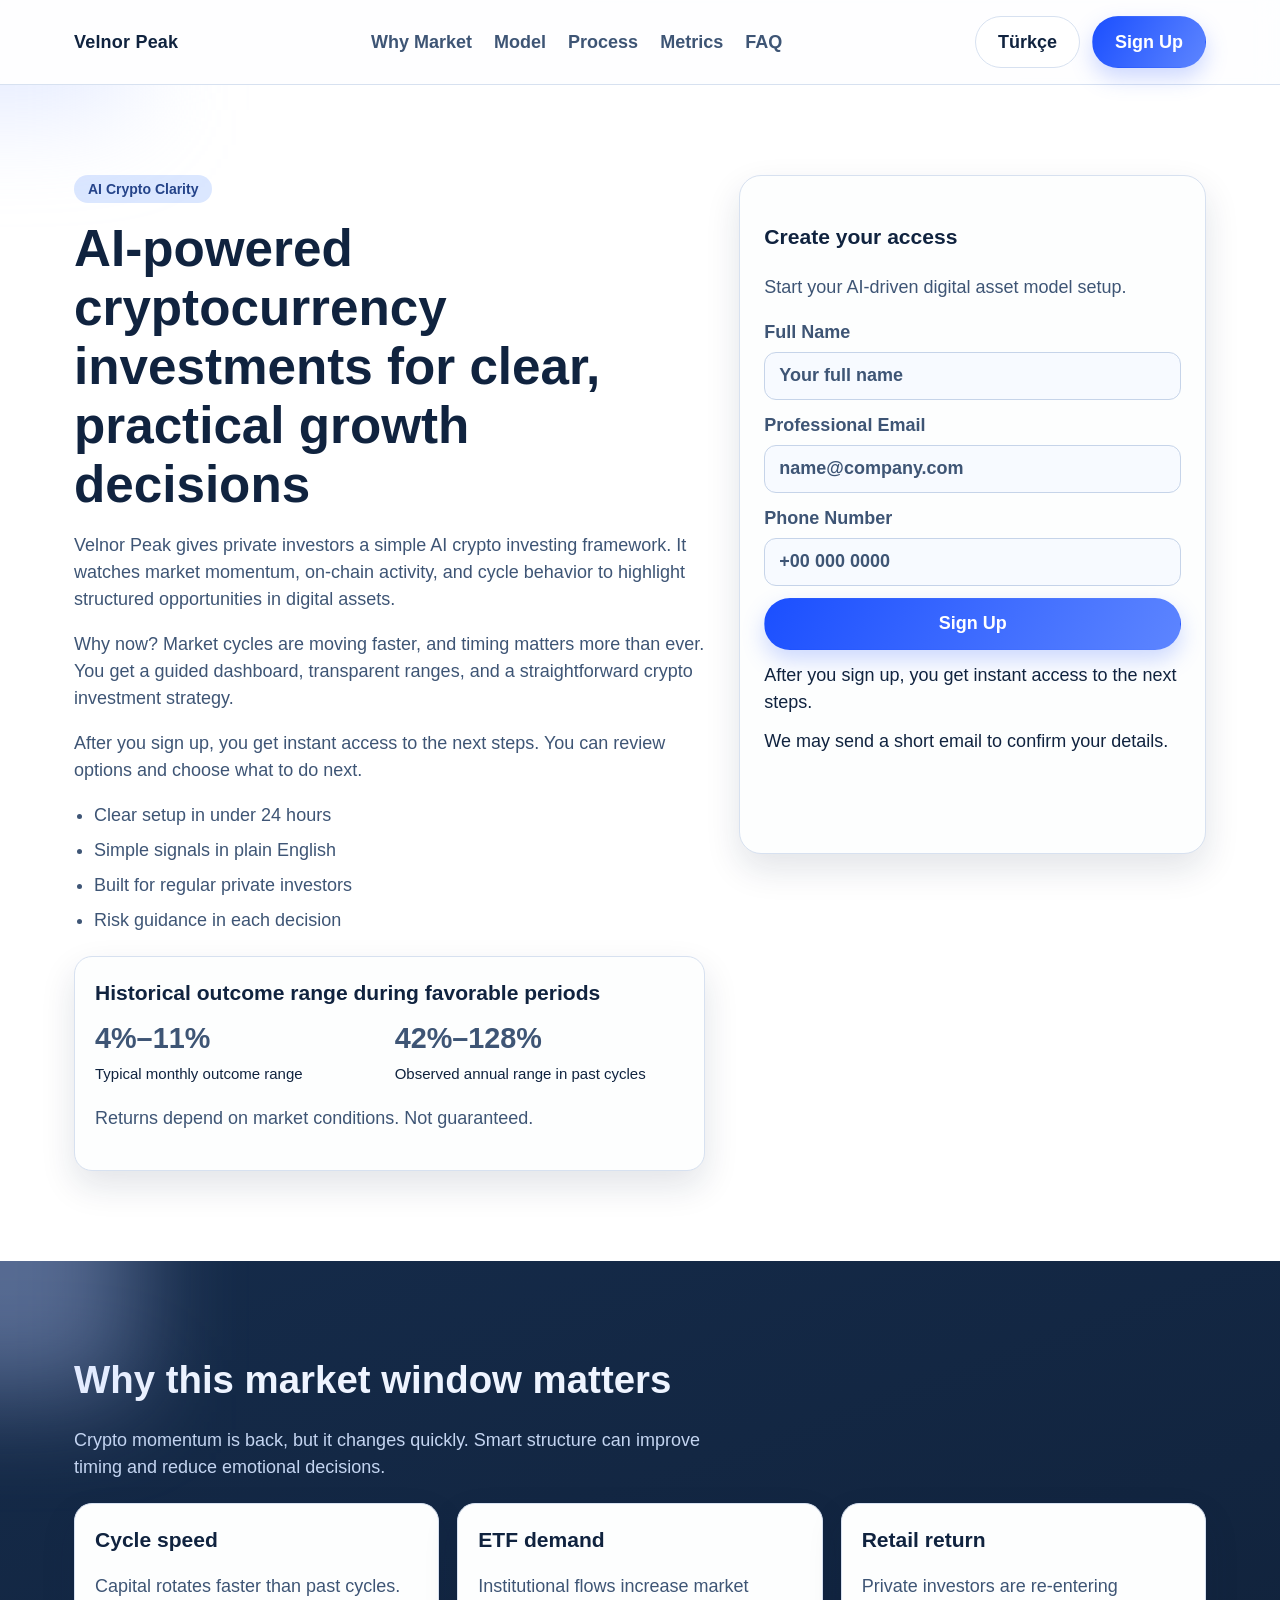
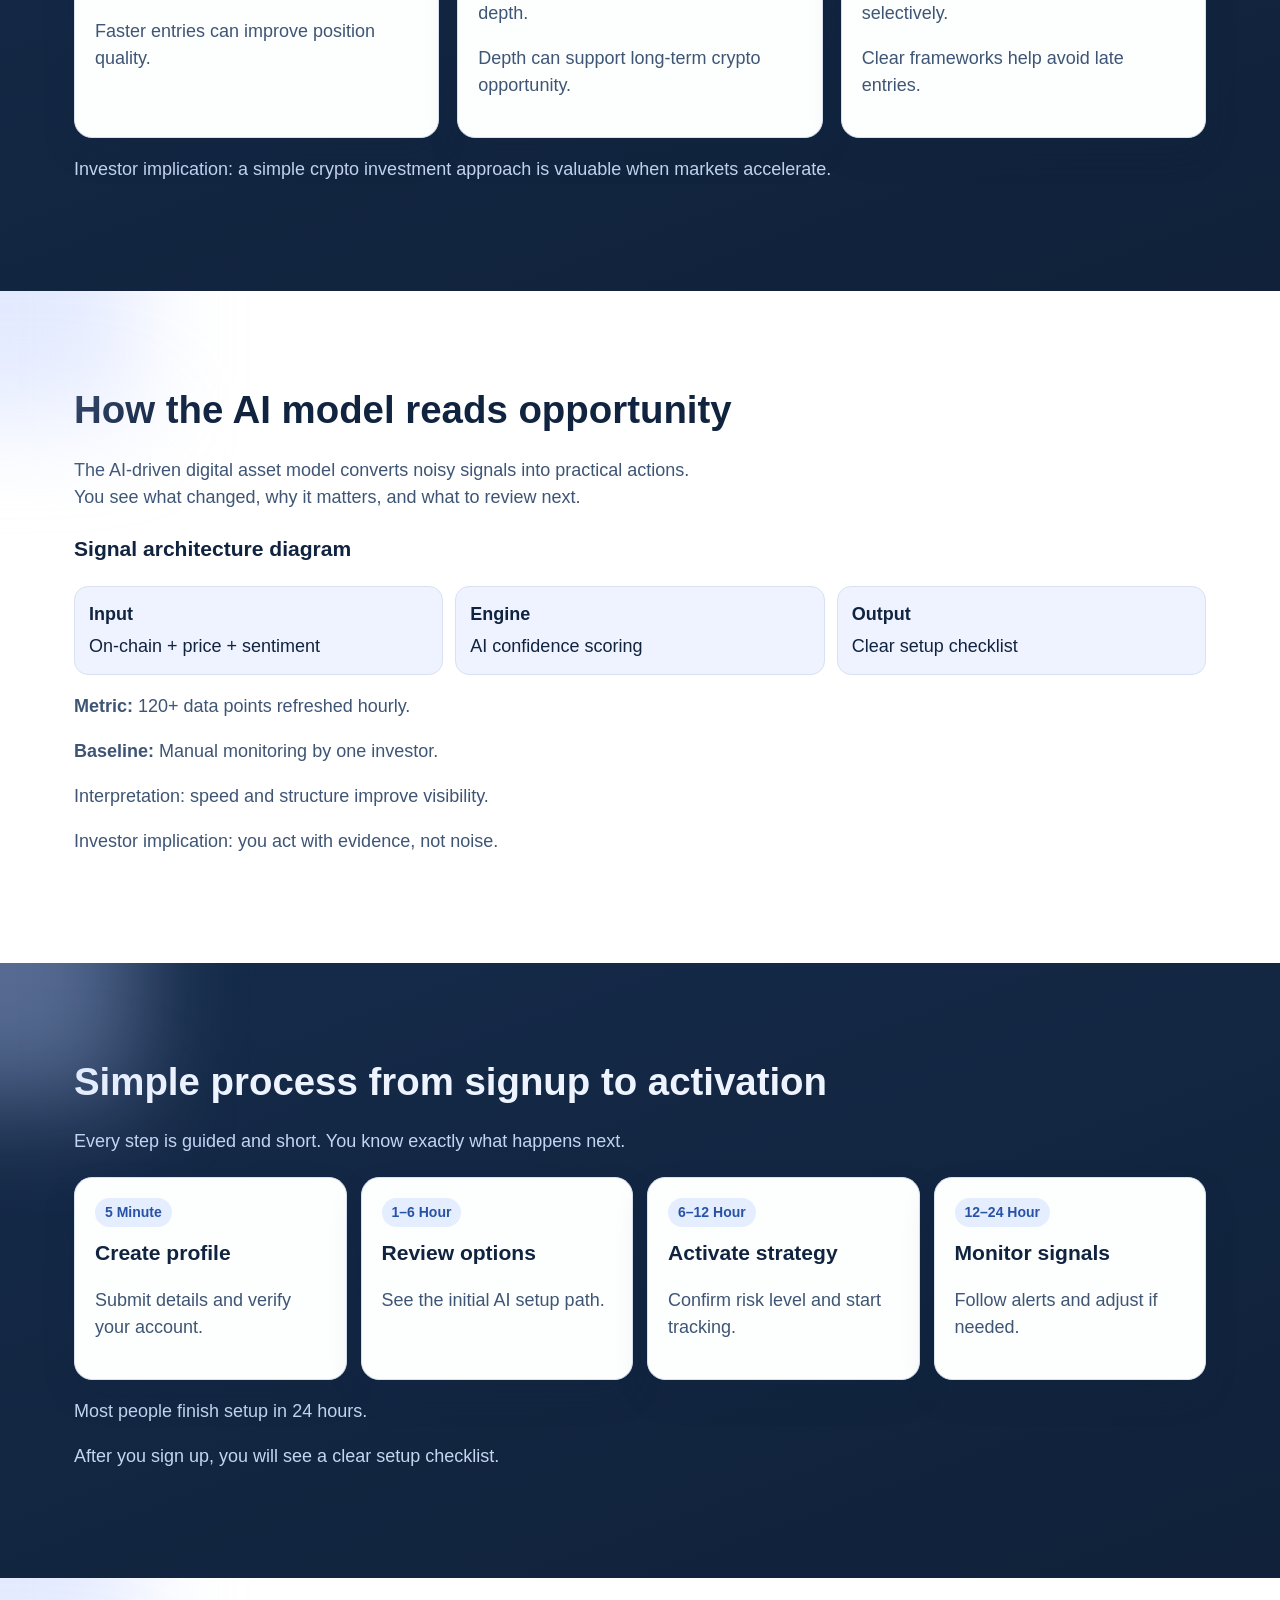
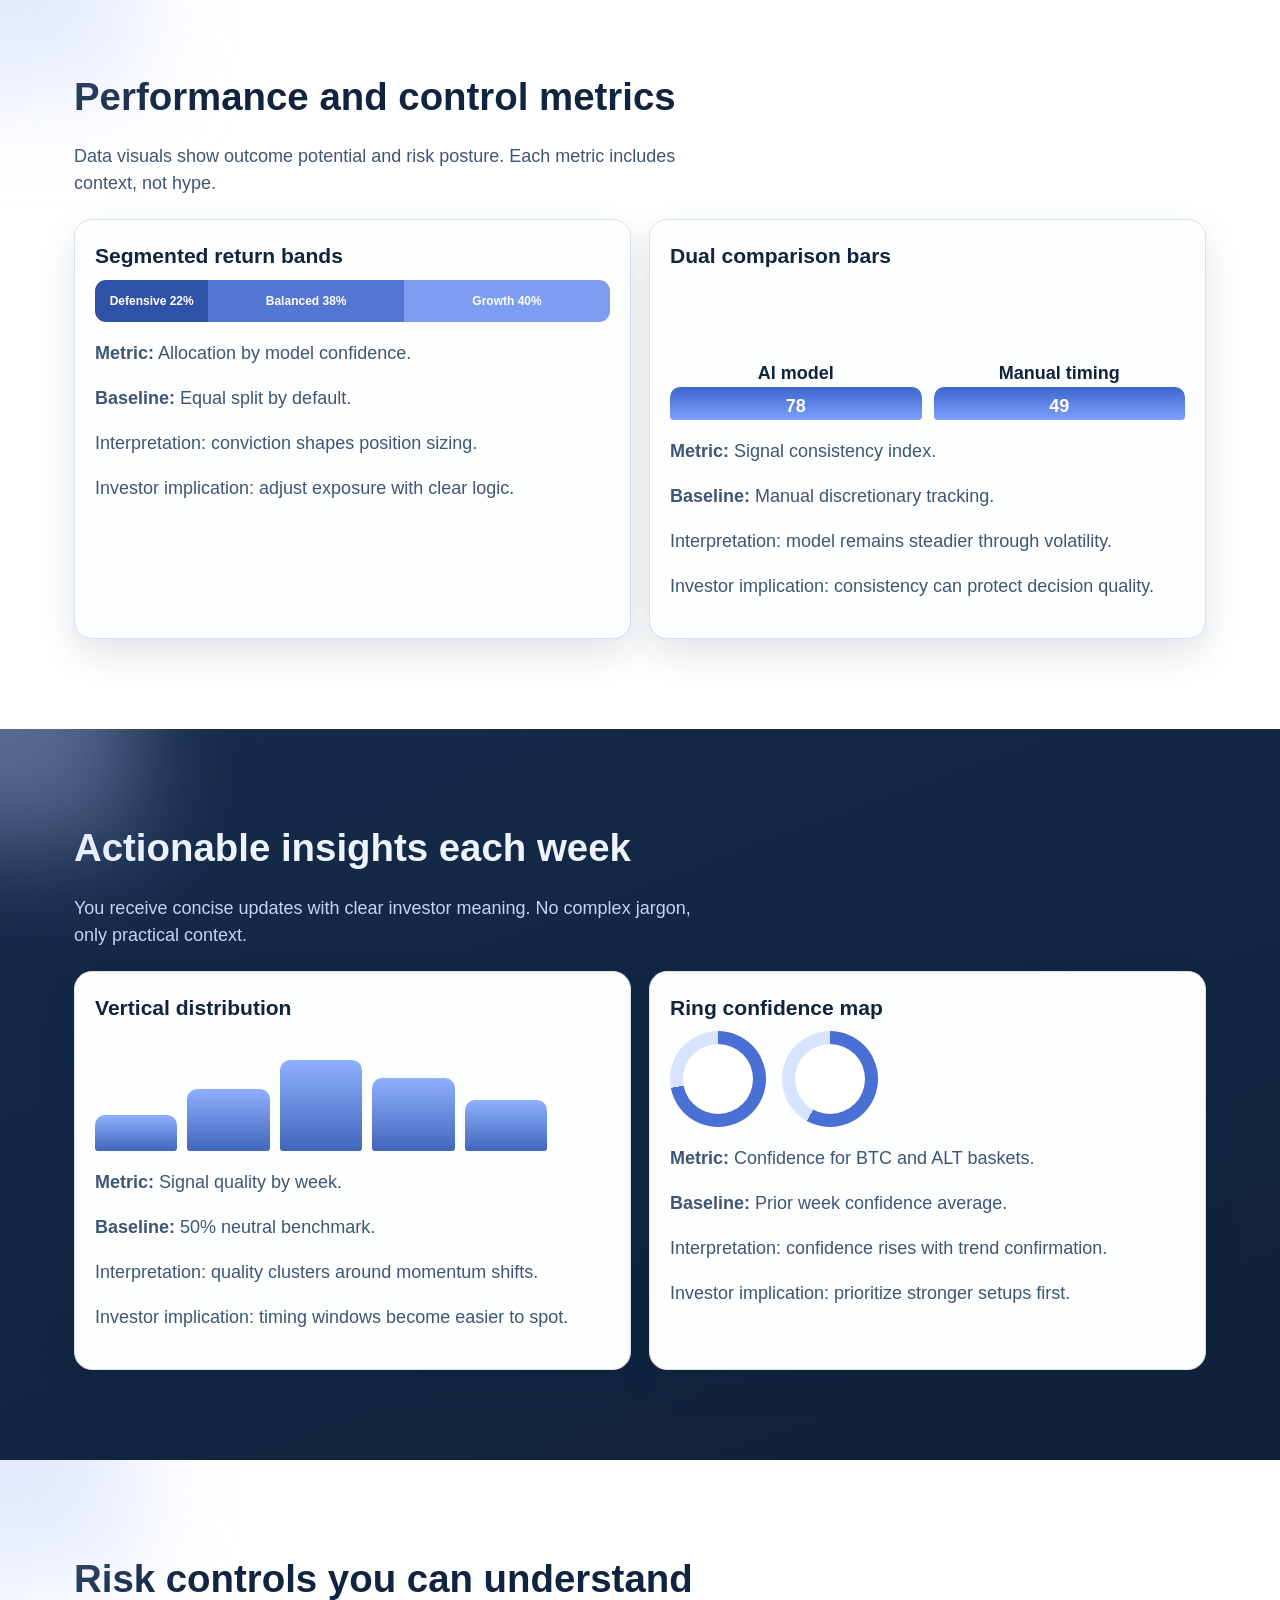
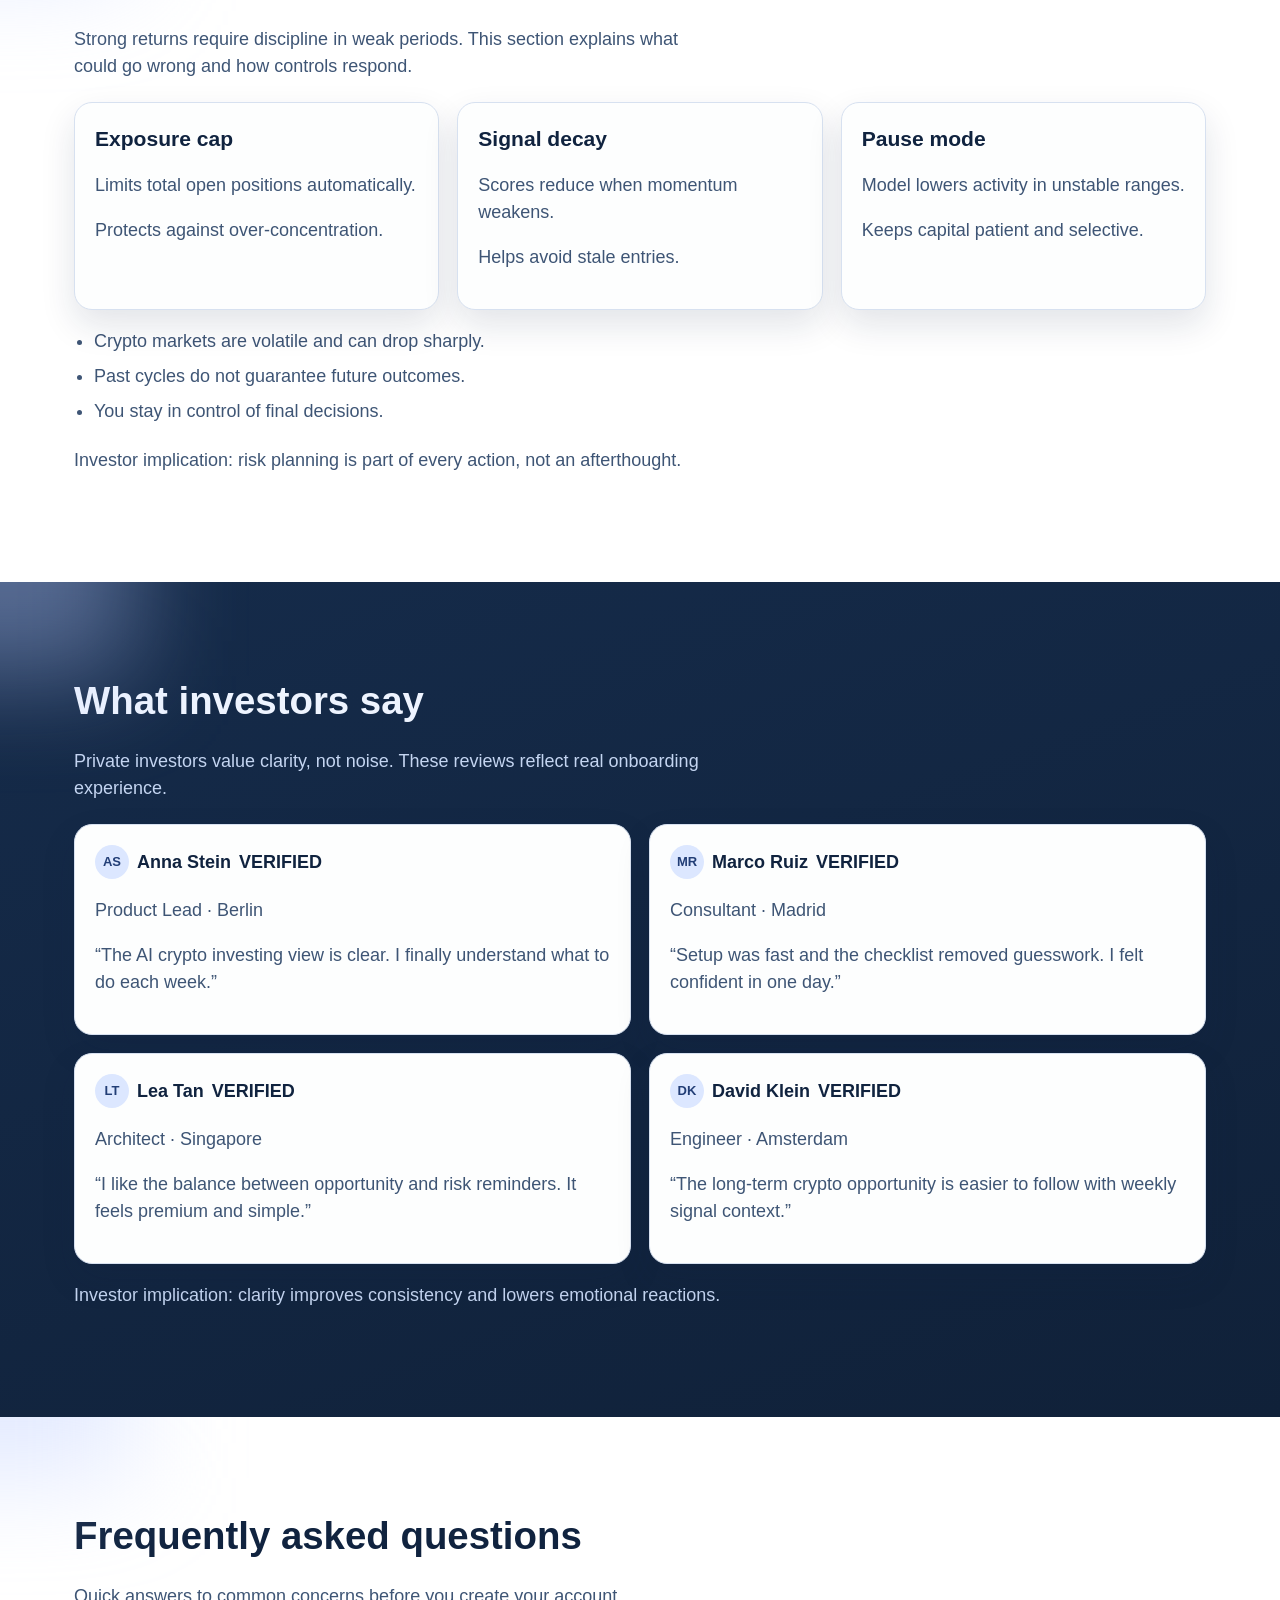
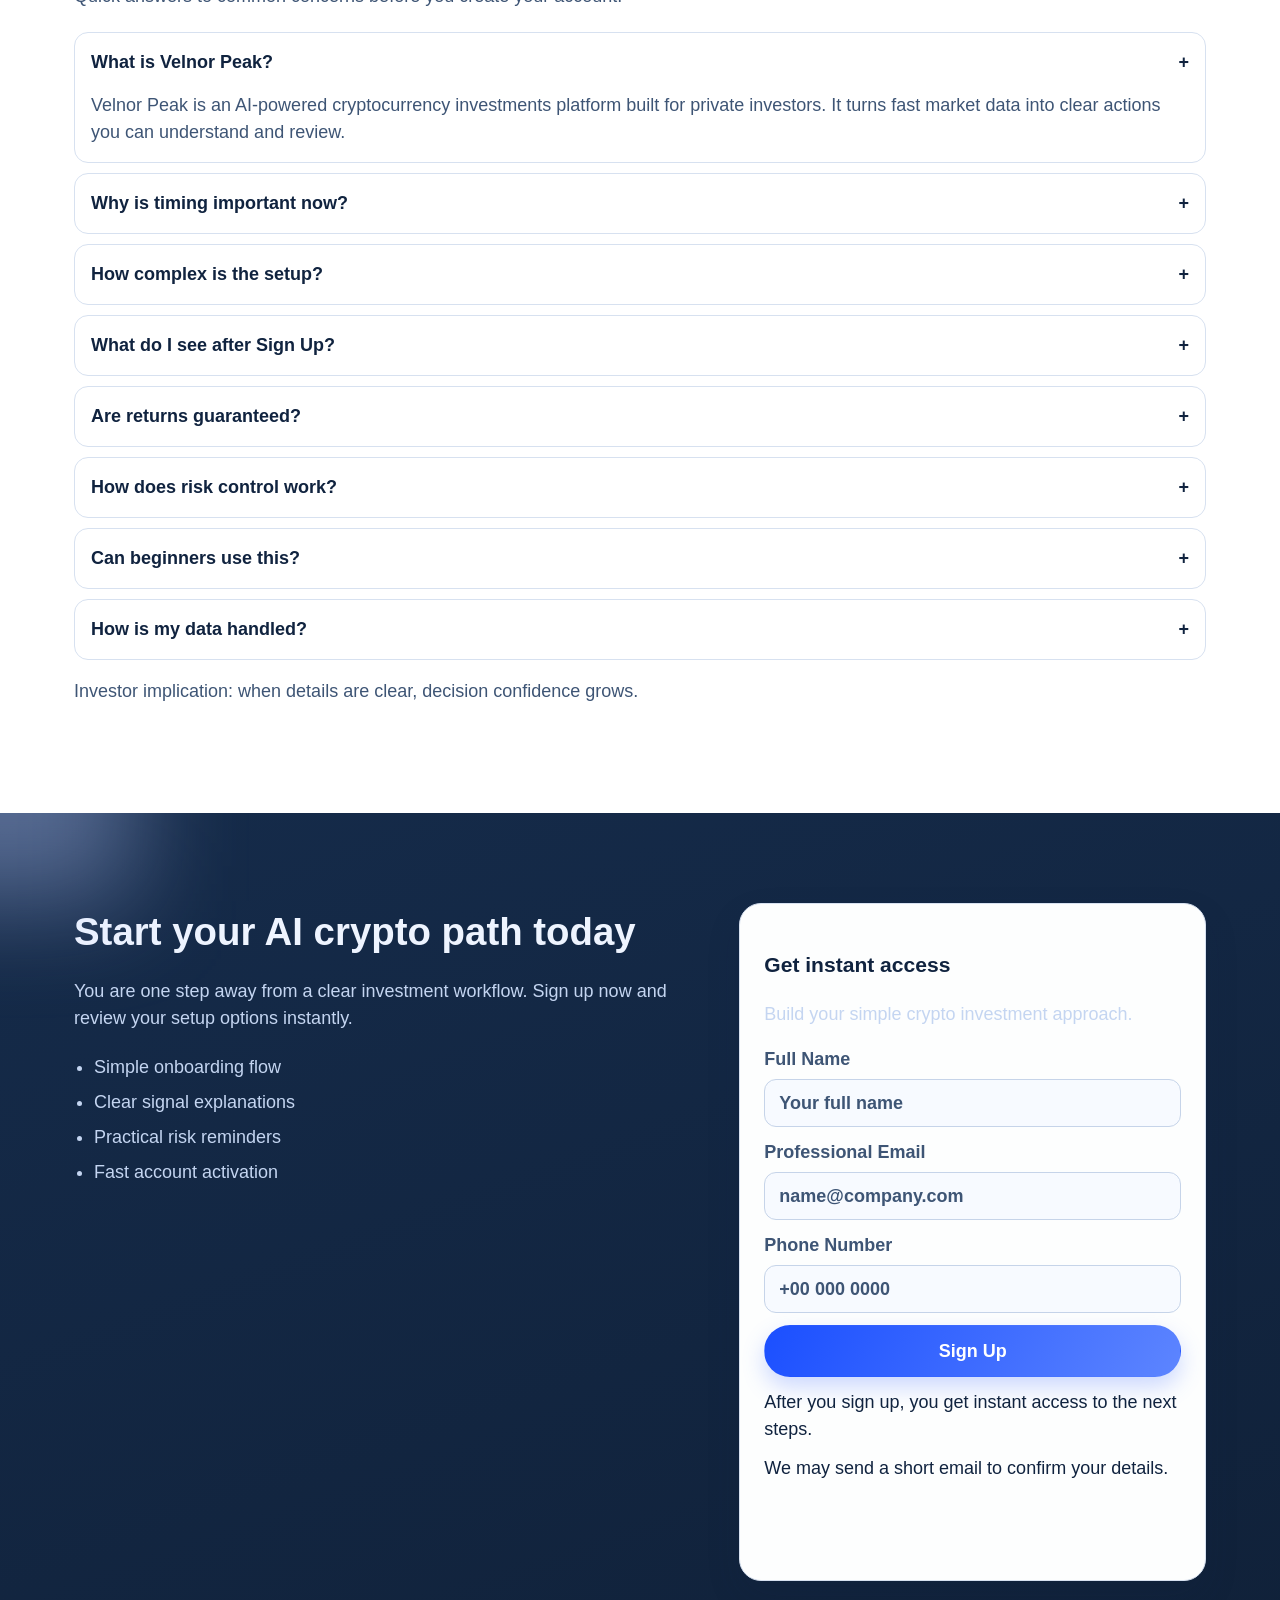
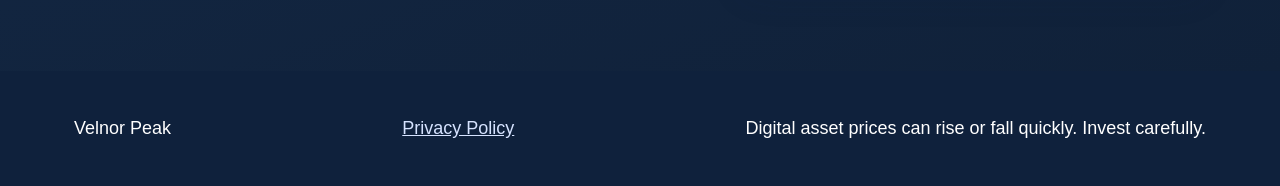
<file: tr/index.html>
<!DOCTYPE html>
<html lang="en">
<head>
    <meta charset="UTF-8" />
    <meta name="viewport" content="width=device-width, initial-scale=1.0" />
    <title>Velnor Peak | AI-Powered Cryptocurrency Investments Türkçe</title>
    <meta name="description" content="Explore Velnor Peak, a premium AI crypto investing experience with clear setup, risk controls, and smart insights for private investors (Türkçe route)." />
    <link rel="canonical" href="https://velnorpeak.com/tr/" />
    <link rel="alternate" hreflang="en" href="https://velnorpeak.com/" />
    <link rel="alternate" hreflang="de" href="https://velnorpeak.com/de/" />
    <link rel="alternate" hreflang="fr" href="https://velnorpeak.com/fr/" />
    <link rel="alternate" hreflang="es" href="https://velnorpeak.com/es/" />
    <link rel="alternate" hreflang="it" href="https://velnorpeak.com/it/" />
    <link rel="alternate" hreflang="tr" href="https://velnorpeak.com/tr/" />
    <link rel="alternate" hreflang="pt" href="https://velnorpeak.com/pt/" />
    <link rel="alternate" hreflang="ja" href="https://velnorpeak.com/jp/" />
    <link rel="alternate" hreflang="sk" href="https://velnorpeak.com/sk/" />
    <link rel="alternate" hreflang="nl-BE" href="https://velnorpeak.com/be/" />
    <link rel="alternate" hreflang="x-default" href="https://velnorpeak.com/" />
    <meta property="og:type" content="website" />
    <meta property="og:title" content="Velnor Peak | AI-Powered Cryptocurrency Investments Türkçe" />
    <meta property="og:description" content="Explore Velnor Peak, a premium AI crypto investing experience with clear setup, risk controls, and smart insights for private investors (Türkçe route)." />
    <meta property="og:url" content="https://velnorpeak.com/tr/" />
    <meta property="og:site_name" content="Velnor Peak" />
    <meta name="twitter:card" content="summary_large_image" />
    <meta name="twitter:title" content="Velnor Peak | AI-Powered Cryptocurrency Investments Türkçe" />
    <meta name="twitter:description" content="Explore Velnor Peak, a premium AI crypto investing experience with clear setup, risk controls, and smart insights for private investors (Türkçe route)." />
    <link rel="stylesheet" href="../assets/style.css" />
    <script type="application/ld+json">{"@context":"https://schema.org","@type":"Organization","name":"Velnor Peak","url":"https://velnorpeak.com","logo":"https://velnorpeak.com/assets/img/logo.png","sameAs":[]}</script>
    <script type="application/ld+json">{"@context":"https://schema.org","@type":"WebSite","name":"Velnor Peak","url":"https://velnorpeak.com","potentialAction":{"@type":"SearchAction","target":"https://velnorpeak.com/?q={search_term_string}","query-input":"required name=search_term_string"}}</script>
    <script type="application/ld+json">{"@context":"https://schema.org","@type":"FAQPage","mainEntity":[{"@type":"Question","name":"What is Velnor Peak?","acceptedAnswer":{"@type":"Answer","text":"Velnor Peak is an AI-powered cryptocurrency investments platform built for private investors. It turns fast market data into clear actions you can understand and review."}},{"@type":"Question","name":"Why is timing important now?","acceptedAnswer":{"@type":"Answer","text":"Crypto markets move quickly around policy shifts, ETF demand, and liquidity waves. A faster model can help you react with better structure."}},{"@type":"Question","name":"How complex is the setup?","acceptedAnswer":{"@type":"Answer","text":"Setup is simple. You complete one sign-up form, verify details, and follow a short checklist inside your account."}},{"@type":"Question","name":"What do I see after Sign Up?","acceptedAnswer":{"@type":"Answer","text":"After you sign up, you get instant access to the next steps. You can then review options and choose what to do next."}},{"@type":"Question","name":"Are returns guaranteed?","acceptedAnswer":{"@type":"Answer","text":"No. Returns depend on market conditions. The platform provides data-driven guidance, but outcomes are never guaranteed."}},{"@type":"Question","name":"How does risk control work?","acceptedAnswer":{"@type":"Answer","text":"The model uses position sizing, signal confidence tiers, and exposure limits. This helps reduce emotional and oversized decisions."}},{"@type":"Question","name":"Can beginners use this?","acceptedAnswer":{"@type":"Answer","text":"Yes. The experience is designed for regular private investors with clear language, guided flow, and practical insights."}},{"@type":"Question","name":"How is my data handled?","acceptedAnswer":{"@type":"Answer","text":"Your data is processed with strict security controls and used for platform operation, legal duties, and account safety checks."}}]}</script>
</head>
<body>
    <header class="site-header" id="top">
      <div class="container header-inner">
        <a class="brand" href="../index.html">Velnor Peak</a>
        <nav class="main-nav" aria-label="Primary">
          <a href="#why-market">Why Market</a>
          <a href="#model">Model</a>
          <a href="#process">Process</a>
          <a href="#metrics">Metrics</a>
          <a href="#faq">FAQ</a>
        </nav>
        <div class="header-actions">
          <div class="lang-switcher" data-dropdown>
            <button class="active-lang" aria-expanded="false" aria-haspopup="true">Türkçe</button>
            <ul class="lang-menu" role="menu">
                  <li><a href="../index.html"><span class="flag">GB</span> <span>English</span></a></li>
                  <li><a href="../de/index.html"><span class="flag">DE</span> <span>Deutsch</span></a></li>
                  <li><a href="../fr/index.html"><span class="flag">FR</span> <span>Français</span></a></li>
                  <li><a href="../es/index.html"><span class="flag">ES</span> <span>Español</span></a></li>
                  <li><a href="../it/index.html"><span class="flag">IT</span> <span>Italiano</span></a></li>
                  <li><a href="../pt/index.html"><span class="flag">PT</span> <span>Português</span></a></li>
                  <li><a href="../jp/index.html"><span class="flag">JP</span> <span>日本語</span></a></li>
                  <li><a href="../sk/index.html"><span class="flag">SK</span> <span>Slovak</span></a></li>
                  <li><a href="../be/index.html"><span class="flag">BE</span> <span>Nederlands (BE)</span></a></li>
            </ul>
          </div>
          <a class="btn btn-primary" href="#hero-form">Sign Up</a>
          <button class="burger" aria-label="Open menu" aria-controls="mobile-drawer" aria-expanded="false"><span></span><span></span><span></span></button>
        </div>
      </div>
    </header>

    <aside class="mobile-drawer" id="mobile-drawer" aria-hidden="true">
      <div class="drawer-content" role="dialog" aria-modal="true" aria-label="Mobile menu">
        <button class="drawer-close" aria-label="Close menu">×</button>
        <nav class="drawer-nav">
          <a href="#why-market">Why Market</a>
          <a href="#model">Model</a>
          <a href="#process">Process</a>
          <a href="#metrics">Metrics</a>
          <a href="#insights">Insights</a>
          <a href="#risk">Risk</a>
          <a href="#faq">FAQ</a>
        </nav>
        <div class="lang-switcher" data-dropdown>
          <button class="active-lang" aria-expanded="false" aria-haspopup="true">Türkçe</button>
          <ul class="lang-menu" role="menu">
                  <li><a href="../index.html"><span class="flag">GB</span> <span>English</span></a></li>
                  <li><a href="../de/index.html"><span class="flag">DE</span> <span>Deutsch</span></a></li>
                  <li><a href="../fr/index.html"><span class="flag">FR</span> <span>Français</span></a></li>
                  <li><a href="../es/index.html"><span class="flag">ES</span> <span>Español</span></a></li>
                  <li><a href="../it/index.html"><span class="flag">IT</span> <span>Italiano</span></a></li>
                  <li><a href="../pt/index.html"><span class="flag">PT</span> <span>Português</span></a></li>
                  <li><a href="../jp/index.html"><span class="flag">JP</span> <span>日本語</span></a></li>
                  <li><a href="../sk/index.html"><span class="flag">SK</span> <span>Slovak</span></a></li>
                  <li><a href="../be/index.html"><span class="flag">BE</span> <span>Nederlands (BE)</span></a></li>
          </ul>
        </div>
        <a class="btn btn-primary" href="#hero-form">Sign Up</a>
      </div>
    </aside>

    <main>
      <section class="section light hero" id="hero">
        <div class="container hero-grid">
          <div>
            <span class="badge">AI Crypto Clarity</span>
            <h1>AI-powered cryptocurrency investments for clear, practical growth decisions</h1>
            <p>Velnor Peak gives private investors a simple AI crypto investing framework. It watches market momentum, on-chain activity, and cycle behavior to highlight structured opportunities in digital assets.</p>
            <p>Why now? Market cycles are moving faster, and timing matters more than ever. You get a guided dashboard, transparent ranges, and a straightforward crypto investment strategy.</p>
            <p>After you sign up, you get instant access to the next steps. You can review options and choose what to do next.</p>
            <ul class="trust-list">
              <li>Clear setup in under 24 hours</li>
              <li>Simple signals in plain English</li>
              <li>Built for regular private investors</li>
              <li>Risk guidance in each decision</li>
            </ul>
            <div class="performance-panel card reveal">
              <h3>Historical outcome range during favorable periods</h3>
              <div class="metric-split">
                <div><p class="metric">4%–11%</p><small>Typical monthly outcome range</small></div>
                <div><p class="metric">42%–128%</p><small>Observed annual range in past cycles</small></div>
              </div>
              <p class="muted">Returns depend on market conditions. Not guaranteed.</p>
            </div>
          </div>
          <div class="form-card" id="hero-form">
            <h3 class="form-title">Create your access</h3>
            <p class="form-sub">Start your AI-driven digital asset model setup.</p>
            <form class="lead-form">
              <label>Full Name<input type="text" name="name" placeholder="Your full name" required /></label>
              <label>Professional Email<input type="email" name="email" placeholder="name@company.com" required /></label>
              <label>Phone Number<input type="tel" name="phone" placeholder="+00 000 0000" required /></label>
              <button class="btn btn-primary" type="submit">Sign Up</button>
              <small>After you sign up, you get instant access to the next steps.</small>
              <small>We may send a short email to confirm your details.</small>
              <p class="success-message" aria-live="polite"></p>
            </form>
          </div>
        </div>
      </section>

      <section class="section dark" id="why-market">
        <div class="container">
          <h2>Why this market window matters</h2>
          <p class="section-intro">Crypto momentum is back, but it changes quickly. Smart structure can improve timing and reduce emotional decisions.</p>
          <div class="card-grid three reveal-group">
            <article class="card reveal"><h3>Cycle speed</h3><p>Capital rotates faster than past cycles.</p><p class="muted">Faster entries can improve position quality.</p></article>
            <article class="card reveal"><h3>ETF demand</h3><p>Institutional flows increase market depth.</p><p class="muted">Depth can support long-term crypto opportunity.</p></article>
            <article class="card reveal"><h3>Retail return</h3><p>Private investors are re-entering selectively.</p><p class="muted">Clear frameworks help avoid late entries.</p></article>
          </div>
          <p class="implication">Investor implication: a simple crypto investment approach is valuable when markets accelerate.</p>
        </div>
      </section>

      <section class="section light" id="model">
        <div class="container">
          <h2>How the AI model reads opportunity</h2>
          <p class="section-intro">The AI-driven digital asset model converts noisy signals into practical actions. You see what changed, why it matters, and what to review next.</p>
          <div class="visual architecture reveal">
            <h3>Signal architecture diagram</h3>
            <div class="layers">
              <div class="layer"><strong>Input</strong><span>On-chain + price + sentiment</span></div>
              <div class="layer"><strong>Engine</strong><span>AI confidence scoring</span></div>
              <div class="layer"><strong>Output</strong><span>Clear setup checklist</span></div>
            </div>
            <p><b>Metric:</b> 120+ data points refreshed hourly.</p>
            <p><b>Baseline:</b> Manual monitoring by one investor.</p>
            <p class="muted">Interpretation: speed and structure improve visibility.</p>
            <p class="implication">Investor implication: you act with evidence, not noise.</p>
          </div>
        </div>
      </section>

      <section class="section dark" id="process">
        <div class="container">
          <h2>Simple process from signup to activation</h2>
          <p class="section-intro">Every step is guided and short. You know exactly what happens next.</p>
          <div class="timeline four reveal-group">
            <article class="card reveal"><span class="time">5 Minute</span><h3>Create profile</h3><p>Submit details and verify your account.</p></article>
            <article class="card reveal"><span class="time">1–6 Hour</span><h3>Review options</h3><p>See the initial AI setup path.</p></article>
            <article class="card reveal"><span class="time">6–12 Hour</span><h3>Activate strategy</h3><p>Confirm risk level and start tracking.</p></article>
            <article class="card reveal"><span class="time">12–24 Hour</span><h3>Monitor signals</h3><p>Follow alerts and adjust if needed.</p></article>
          </div>
          <p class="implication">Most people finish setup in 24 hours.</p>
          <p class="muted">After you sign up, you will see a clear setup checklist.</p>
        </div>
      </section>

      <section class="section light" id="metrics">
        <div class="container">
          <h2>Performance and control metrics</h2>
          <p class="section-intro">Data visuals show outcome potential and risk posture. Each metric includes context, not hype.</p>
          <div class="visual-grid two">
            <article class="card reveal">
              <h3>Segmented return bands</h3>
              <div class="stacked-bars"><span style="--w:22%">Defensive 22%</span><span style="--w:38%">Balanced 38%</span><span style="--w:40%">Growth 40%</span></div>
              <p><b>Metric:</b> Allocation by model confidence.</p><p><b>Baseline:</b> Equal split by default.</p><p class="muted">Interpretation: conviction shapes position sizing.</p><p class="implication">Investor implication: adjust exposure with clear logic.</p>
            </article>
            <article class="card reveal">
              <h3>Dual comparison bars</h3>
              <div class="dual-bars"><div><label>AI model</label><span style="--h:78%">78</span></div><div><label>Manual timing</label><span style="--h:49%">49</span></div></div>
              <p><b>Metric:</b> Signal consistency index.</p><p><b>Baseline:</b> Manual discretionary tracking.</p><p class="muted">Interpretation: model remains steadier through volatility.</p><p class="implication">Investor implication: consistency can protect decision quality.</p>
            </article>
          </div>
        </div>
      </section>

      <section class="section dark" id="insights">
        <div class="container">
          <h2>Actionable insights each week</h2>
          <p class="section-intro">You receive concise updates with clear investor meaning. No complex jargon, only practical context.</p>
          <div class="visual-grid two">
            <article class="card reveal">
              <h3>Vertical distribution</h3>
              <div class="distribution"><span style="--h:30%"></span><span style="--h:52%"></span><span style="--h:76%"></span><span style="--h:61%"></span><span style="--h:43%"></span></div>
              <p><b>Metric:</b> Signal quality by week.</p><p><b>Baseline:</b> 50% neutral benchmark.</p><p class="muted">Interpretation: quality clusters around momentum shifts.</p><p class="implication">Investor implication: timing windows become easier to spot.</p>
            </article>
            <article class="card reveal">
              <h3>Ring confidence map</h3>
              <div class="rings"><div class="ring" style="--p:72">72%</div><div class="ring" style="--p:58">58%</div></div>
              <p><b>Metric:</b> Confidence for BTC and ALT baskets.</p><p><b>Baseline:</b> Prior week confidence average.</p><p class="muted">Interpretation: confidence rises with trend confirmation.</p><p class="implication">Investor implication: prioritize stronger setups first.</p>
            </article>
          </div>
        </div>
      </section>

      <section class="section light" id="risk">
        <div class="container">
          <h2>Risk controls you can understand</h2>
          <p class="section-intro">Strong returns require discipline in weak periods. This section explains what could go wrong and how controls respond.</p>
          <div class="card-grid three reveal-group">
            <article class="card reveal"><h3>Exposure cap</h3><p>Limits total open positions automatically.</p><p class="muted">Protects against over-concentration.</p></article>
            <article class="card reveal"><h3>Signal decay</h3><p>Scores reduce when momentum weakens.</p><p class="muted">Helps avoid stale entries.</p></article>
            <article class="card reveal"><h3>Pause mode</h3><p>Model lowers activity in unstable ranges.</p><p class="muted">Keeps capital patient and selective.</p></article>
          </div>
          <ul class="bullet-list">
            <li>Crypto markets are volatile and can drop sharply.</li>
            <li>Past cycles do not guarantee future outcomes.</li>
            <li>You stay in control of final decisions.</li>
          </ul>
          <p class="implication">Investor implication: risk planning is part of every action, not an afterthought.</p>
        </div>
      </section>

      <section class="section dark" id="reviews">
        <div class="container">
          <h2>What investors say</h2>
          <p class="section-intro">Private investors value clarity, not noise. These reviews reflect real onboarding experience.</p>
          <div class="card-grid two reviews">
            <article class="card reveal"><p class="review-head"><span class="avatar">AS</span> Anna Stein <b>VERIFIED</b></p><p class="muted">Product Lead · Berlin</p><p>“The AI crypto investing view is clear. I finally understand what to do each week.”</p></article>
            <article class="card reveal"><p class="review-head"><span class="avatar">MR</span> Marco Ruiz <b>VERIFIED</b></p><p class="muted">Consultant · Madrid</p><p>“Setup was fast and the checklist removed guesswork. I felt confident in one day.”</p></article>
            <article class="card reveal"><p class="review-head"><span class="avatar">LT</span> Lea Tan <b>VERIFIED</b></p><p class="muted">Architect · Singapore</p><p>“I like the balance between opportunity and risk reminders. It feels premium and simple.”</p></article>
            <article class="card reveal"><p class="review-head"><span class="avatar">DK</span> David Klein <b>VERIFIED</b></p><p class="muted">Engineer · Amsterdam</p><p>“The long-term crypto opportunity is easier to follow with weekly signal context.”</p></article>
          </div>
          <p class="implication">Investor implication: clarity improves consistency and lowers emotional reactions.</p>
        </div>
      </section>

      <section class="section light" id="faq">
        <div class="container">
          <h2>Frequently asked questions</h2>
          <p class="section-intro">Quick answers to common concerns before you create your account.</p>
          <div class="faq-list reveal-group">
          <div class="faq-item open">
            <button class="faq-question" aria-expanded="true">What is Velnor Peak?<span>+</span></button>
            <div class="faq-answer"><p>Velnor Peak is an AI-powered cryptocurrency investments platform built for private investors. It turns fast market data into clear actions you can understand and review.</p></div>
          </div>
          <div class="faq-item">
            <button class="faq-question" aria-expanded="false">Why is timing important now?<span>+</span></button>
            <div class="faq-answer"><p>Crypto markets move quickly around policy shifts, ETF demand, and liquidity waves. A faster model can help you react with better structure.</p></div>
          </div>
          <div class="faq-item">
            <button class="faq-question" aria-expanded="false">How complex is the setup?<span>+</span></button>
            <div class="faq-answer"><p>Setup is simple. You complete one sign-up form, verify details, and follow a short checklist inside your account.</p></div>
          </div>
          <div class="faq-item">
            <button class="faq-question" aria-expanded="false">What do I see after Sign Up?<span>+</span></button>
            <div class="faq-answer"><p>After you sign up, you get instant access to the next steps. You can then review options and choose what to do next.</p></div>
          </div>
          <div class="faq-item">
            <button class="faq-question" aria-expanded="false">Are returns guaranteed?<span>+</span></button>
            <div class="faq-answer"><p>No. Returns depend on market conditions. The platform provides data-driven guidance, but outcomes are never guaranteed.</p></div>
          </div>
          <div class="faq-item">
            <button class="faq-question" aria-expanded="false">How does risk control work?<span>+</span></button>
            <div class="faq-answer"><p>The model uses position sizing, signal confidence tiers, and exposure limits. This helps reduce emotional and oversized decisions.</p></div>
          </div>
          <div class="faq-item">
            <button class="faq-question" aria-expanded="false">Can beginners use this?<span>+</span></button>
            <div class="faq-answer"><p>Yes. The experience is designed for regular private investors with clear language, guided flow, and practical insights.</p></div>
          </div>
          <div class="faq-item">
            <button class="faq-question" aria-expanded="false">How is my data handled?<span>+</span></button>
            <div class="faq-answer"><p>Your data is processed with strict security controls and used for platform operation, legal duties, and account safety checks.</p></div>
          </div>
          </div>
          <p class="implication">Investor implication: when details are clear, decision confidence grows.</p>
        </div>
      </section>

      <section class="section dark" id="final-cta">
        <div class="container final-grid">
          <div>
            <h2>Start your AI crypto path today</h2>
            <p class="section-intro">You are one step away from a clear investment workflow. Sign up now and review your setup options instantly.</p>
            <ul class="bullet-list">
              <li>Simple onboarding flow</li>
              <li>Clear signal explanations</li>
              <li>Practical risk reminders</li>
              <li>Fast account activation</li>
            </ul>
          </div>
          <div class="form-card">
            <h3 class="form-title">Get instant access</h3>
            <p class="form-sub">Build your simple crypto investment approach.</p>
            <form class="lead-form">
              <label>Full Name<input type="text" name="name" placeholder="Your full name" required /></label>
              <label>Professional Email<input type="email" name="email" placeholder="name@company.com" required /></label>
              <label>Phone Number<input type="tel" name="phone" placeholder="+00 000 0000" required /></label>
              <button class="btn btn-primary" type="submit">Sign Up</button>
              <small>After you sign up, you get instant access to the next steps.</small>
              <small>We may send a short email to confirm your details.</small>
              <p class="success-message" aria-live="polite"></p>
            </form>
          </div>
        </div>
      </section>
    </main>

    <footer class="site-footer">
      <div class="container footer-inner">
        <p>Velnor Peak</p>
        <button class="privacy-link" data-open-privacy>Privacy Policy</button>
        <p class="muted">Digital asset prices can rise or fall quickly. Invest carefully.</p>
      </div>
    </footer>

    <div class="privacy-modal" aria-hidden="true" role="dialog" aria-modal="true" aria-label="Privacy Policy">
      <div class="privacy-panel">
        <button class="privacy-close-top" data-close-privacy aria-label="Close privacy modal">×</button>
        <h2>Privacy Policy</h2>
        <div class="privacy-body">
          <h3>Introduction</h3><p>This policy explains how Velnor Peak collects, uses, and protects personal information when you use our website and sign-up forms.</p>
          <h3>Data collection</h3><p>We collect full name, professional email, phone number, technical device data, and usage activity needed to provide secure account access.</p>
          <h3>Legal basis</h3><p>Processing is based on consent, contract preparation, legitimate interests for security, and legal obligations where required.</p>
          <h3>Cookies</h3><p>Cookies support session continuity, analytics, and interface quality. You can manage cookie preferences in your browser settings.</p>
          <h3>Retention</h3><p>We keep data only for as long as needed for account operation, fraud prevention, legal duties, and dispute management.</p>
          <h3>Third-party sharing</h3><p>We may share limited data with hosting, analytics, security, and verification providers under strict contractual safeguards.</p>
          <h3>Security</h3><p>We use encryption in transit, restricted access controls, monitoring systems, and regular internal reviews to protect your information.</p>
          <h3>User rights</h3><p>You may request access, correction, deletion, restriction, portability, or objection depending on applicable privacy laws.</p>
          <h3>International transfers</h3><p>When data crosses borders, we apply approved transfer safeguards and contractual protections.</p>
          <h3>Industry risk disclosure</h3><p>Digital assets are volatile. Platform insights support decisions, but do not guarantee outcomes or remove market risk.</p>
          <h3>Contact</h3><p>For privacy requests, contact privacy@velnorpeak.com. We respond as quickly as possible according to legal timelines.</p>
        </div>
        <div class="privacy-actions">
          <button class="btn" data-close-privacy>Close</button>
        </div>
      </div>
    </div>

    <script defer src="../assets/app.js"></script>
</body>
</html>
</file>
<file: assets/style.css>
:root {
  --text-strong: #10233f;
  --text-muted: #3e5575;
  --text-on-dark: #eef4ff;
  --text-muted-on-dark: #c4d5f1;
  --surface-0: #f4f7ff;
  --surface-1: #ffffff;
  --surface-2: #102139;
  --surface-card: #fdfefe;
  --border-subtle: #d7e1f0;
  --input-bg: #f7faff;
  --input-border: #c6d4e9;
  --focus-ring: #7aa4ff55;
  --shadow-soft: 0 15px 35px rgba(16, 35, 63, 0.12);
  --btn-height: 52px;
  --radius-pill: 999px;
  --section-padding: 90px;
}

* { box-sizing: border-box; }
html, body { margin: 0; padding: 0; overflow-x: hidden; }
body {
  font-family: Inter, "Segoe UI", sans-serif;
  background: radial-gradient(circle at 8% 8%, #e4ecff, transparent 40%), radial-gradient(circle at 90% 10%, #dde8ff, transparent 42%), var(--surface-0);
  color: var(--text-strong);
  font-size: 18px;
  line-height: 1.5;
}

input,
button,
textarea,
select {
  font: inherit;
}

.container { max-width: 1180px; margin: 0 auto; padding-inline: 24px; }
.section { padding: var(--section-padding) 0; position: relative; overflow: clip; }
.section::before { content: ""; position: absolute; inset: -20% auto auto -10%; width: 260px; height: 260px; filter: blur(52px); background: #b8cbff66; pointer-events: none; }
.section.light {
  background: var(--surface-1);
  color: var(--text-strong);
}
.section.light p,
.section.light li {
  color: var(--text-muted);
}

.section.dark {
  background: linear-gradient(160deg, #152b4a, var(--surface-2));
  color: var(--text-on-dark);
}
.section.dark p,
.section.dark li {
  color: var(--text-muted-on-dark);
}

.site-header { position: sticky; top: 0; z-index: 40; background: #ffffffee; backdrop-filter: blur(10px); border-bottom: 1px solid var(--border-subtle); }
.header-inner { min-height: 84px; display: flex; align-items: center; justify-content: space-between; gap: 16px; }
.brand { font-weight: 800; color: var(--text-strong); text-decoration: none; letter-spacing: 0.2px; }
.main-nav { display: flex; gap: 22px; }
.main-nav a { text-decoration: none; color: var(--text-muted); font-weight: 600; }
.header-actions { display: flex; align-items: center; gap: 12px; }

.btn { height: var(--btn-height); padding: 0 22px; border-radius: var(--radius-pill); border: 1px solid var(--border-subtle); background: transparent; color: var(--text-strong); cursor: pointer; font-weight: 700; display: inline-flex; align-items: center; justify-content: center; text-decoration: none; }
.btn-primary { background: linear-gradient(120deg, #1b4fff, #5d85ff); color: #fff; border-color: transparent; box-shadow: 0 10px 22px #4772ff44; }

.lang-switcher { position: relative; }
.active-lang { height: var(--btn-height); padding: 0 22px; border-radius: var(--radius-pill); border: 1px solid var(--border-subtle); background: #fff; color: var(--text-strong); font-size: 18px; font-weight: 700; cursor: pointer; }
.lang-menu { display: none; position: absolute; right: 0; top: calc(100% + 8px); width: 220px; list-style: none; margin: 0; padding: 8px; background: #fff; border-radius: 16px; border: 1px solid var(--border-subtle); box-shadow: var(--shadow-soft); }
.lang-switcher.open .lang-menu { display: block; }
.lang-menu li a { display: flex; gap: 8px; align-items: center; color: var(--text-strong); text-decoration: none; padding: 8px 10px; border-radius: 10px; }
.lang-menu li a:hover { background: #f1f5ff; }
.flag { font-weight: 700; color: var(--text-muted); }

.burger { display: none; border: 1px solid var(--border-subtle); background: #fff; border-radius: 12px; width: 46px; height: 46px; }
.burger span { display: block; height: 2px; width: 20px; background: var(--text-strong); margin: 4px auto; }
.mobile-drawer { position: fixed; inset: 0; background: #0b16287a; opacity: 0; pointer-events: none; transition: opacity .25s ease; z-index: 60; }
.mobile-drawer.open { opacity: 1; pointer-events: auto; }
.drawer-content { margin-left: auto; width: min(88vw, 360px); height: 100%; background: #fff; padding: 22px; display: flex; flex-direction: column; gap: 20px; transform: translateX(100%); transition: transform .25s ease; }
.mobile-drawer.open .drawer-content { transform: translateX(0); }
.drawer-nav { display: flex; flex-direction: column; gap: 14px; }
.drawer-nav a { color: var(--text-strong); text-decoration: none; font-weight: 600; }
.drawer-close { align-self: flex-end; border: 0; background: transparent; font-size: 32px; }
.no-scroll { overflow: hidden; }

.hero-grid,.final-grid { display: grid; grid-template-columns: 1.15fr .85fr; gap: 34px; align-items: start; }
.badge { background: #dbe7ff; border-radius: var(--radius-pill); padding: 6px 14px; font-size: 14px; font-weight: 700; color: #244389; }
h1 { font-size: clamp(2rem, 5vw, 3.2rem); line-height: 1.15; margin: 18px 0; }
h2 { font-size: clamp(1.7rem, 4vw, 2.4rem); margin: 0 0 10px; }
.section-intro { max-width: 650px; margin-bottom: 22px; }
.trust-list,.bullet-list { padding-left: 20px; display: grid; gap: 8px; margin-bottom: 22px; }

.performance-panel .metric-split { display: grid; grid-template-columns: 1fr 1fr; gap: 10px; }
.metric { font-size: 1.8rem; font-weight: 800; margin: 0; color: var(--text-strong); }

.form-card {
  background: var(--surface-card);
  color: var(--text-strong);
  border: 1px solid var(--border-subtle);
}

.form-card,
.form-card * {
  font-family: inherit;
}

.form-card h3,
.form-card .form-title {
  color: var(--text-strong);
}

.form-card p,
.form-card .form-sub,
.form-card label,
.form-card input,
.form-card input::placeholder,
.form-card small {
  font-size: 18px;
  line-height: 1.5;
}

.form-card p,
.form-card .form-sub,
.form-card label {
  color: var(--text-muted);
}

.form-card input {
  background: var(--input-bg);
  color: var(--text-strong);
  border: 1px solid var(--input-border);
  -webkit-appearance: none;
  appearance: none;
}

.form-card input::placeholder {
  color: var(--text-muted);
}

.form-card input:focus {
  outline: none;
  box-shadow: 0 0 0 4px var(--focus-ring);
  border-color: transparent;
}

.form-card { border-radius: 22px; box-shadow: var(--shadow-soft); padding: 24px; }
.lead-form { display: grid; gap: 12px; }
label { display: grid; gap: 6px; font-weight: 600; }
input { width: 100%; height: 48px; border-radius: 12px; padding: 0 14px; }
.success-message { min-height: 26px; color: #196f4d !important; font-weight: 700; }

.card {
  background: var(--surface-card);
  color: var(--text-strong);
  border: 1px solid var(--border-subtle);
}

.card p,
.card li,
.card .muted {
  color: var(--text-muted);
}

.section.dark .card {
  background: var(--surface-card);
  color: var(--text-strong);
}

.section.dark .card p,
.section.dark .card li,
.section.dark .card .muted {
  color: var(--text-muted);
}

.card,
.card * {
  opacity: 1 !important;
}

.card p,
.card li {
  opacity: 1 !important;
}

.card { border-radius: 18px; padding: 20px; box-shadow: var(--shadow-soft); }
.card h3 { margin-top: 0; margin-bottom: 8px; }
.card-grid { display: grid; gap: 18px; }
.card-grid.three { grid-template-columns: repeat(3,1fr); }
.card-grid.two { grid-template-columns: repeat(2,1fr); }
.timeline.four { display: grid; grid-template-columns: repeat(4,1fr); gap: 14px; }
.time { display: inline-block; font-size: 14px; font-weight: 700; color: #2853a5; background: #e5eeff; padding: 4px 10px; border-radius: 999px; margin-bottom: 10px; }

.visual { margin-top: 12px; }
.architecture .layers { display: grid; grid-template-columns: repeat(3,1fr); gap: 12px; }
.layer { border-radius: 14px; padding: 14px; background: #eef3ff; border: 1px solid var(--border-subtle); display: grid; gap: 5px; }

.visual-grid.two { display: grid; gap: 18px; grid-template-columns: repeat(2,1fr); }
.stacked-bars { display: flex; height: 42px; border-radius: 11px; overflow: hidden; margin-bottom: 12px; }
.stacked-bars span { width: var(--w); display: flex; align-items: center; justify-content: center; font-size: 12px; color: #fff; font-weight: 700; }
.stacked-bars span:nth-child(1){ background:#3153a7; }
.stacked-bars span:nth-child(2){ background:#5377d2; }
.stacked-bars span:nth-child(3){ background:#7c9df0; }
.dual-bars { display: grid; grid-template-columns: repeat(2,1fr); gap: 12px; align-items: end; height: 140px; }
.dual-bars div { text-align: center; }
.dual-bars span { display: block; height: var(--h); background: linear-gradient(180deg,#3d66cc,#7ba0ff); border-radius: 10px 10px 4px 4px; color: #fff; font-weight: 700; padding-top: 6px; }

.distribution { display: flex; gap: 10px; align-items: end; height: 120px; margin-bottom: 12px; }
.distribution span { width: 16%; height: var(--h); background: linear-gradient(180deg,#8fb0ff,#4266ba); border-radius: 10px 10px 3px 3px; }
.rings { display: flex; gap: 16px; margin-bottom: 12px; }
.ring { --size: 96px; width: var(--size); height: var(--size); border-radius: 50%; display: grid; place-items: center; font-weight: 700; background: conic-gradient(#4a70d6 calc(var(--p) * 1%), #d8e4ff 0); color: #1a3363; }
.ring::before { content:""; width: 70px; height: 70px; border-radius: 50%; background: #fff; position: absolute; }
.ring { position: relative; }
.ring { isolation:isolate; }
.ring { font-size: 14px; }

.review-head { display: flex; gap: 8px; align-items: center; margin:0 0 6px; font-weight: 700; color: var(--text-strong) !important; }
.avatar { width: 34px; height: 34px; border-radius: 50%; background: #dce7ff; display: inline-grid; place-items: center; font-size: 13px; color: #223e76; }

.faq-list { display: grid; gap: 10px; }
.faq-item { border: 1px solid var(--border-subtle); border-radius: 14px; background: #fff; overflow: hidden; }
.faq-question { width: 100%; border: 0; background: none; padding: 16px; display:flex; justify-content:space-between; text-align:left; font-weight:700; color:var(--text-strong); }
.faq-answer { max-height: 0; overflow: hidden; transition: max-height .28s ease; }
.faq-answer p { margin: 0; padding: 0 16px 16px; }
.faq-item.open .faq-answer { max-height: 220px; }

.site-footer { background: #0f213c; padding: 26px 0; color: #fff; }
.footer-inner { display: flex; align-items: center; justify-content: space-between; gap: 16px; flex-wrap: wrap; }
.privacy-link { background: none; border: none; color: #d6e3ff; text-decoration: underline; cursor: pointer; }

.privacy-modal { position: fixed; inset: 0; background: #08152899; display: none; align-items: center; justify-content: center; padding: 20px; z-index: 80; }
.privacy-modal.open { display: flex; }
.privacy-panel { width: min(900px, 100%); max-height: 88vh; background: #fff; border-radius: 16px; padding: 22px; position: relative; display: grid; grid-template-rows: auto 1fr auto; gap: 10px; }
.privacy-close-top { position: absolute; right: 14px; top: 10px; border: 0; background: none; font-size: 30px; }
.privacy-body { overflow: auto; padding-right: 10px; }
.privacy-actions { display: flex; justify-content: flex-start; }

.reveal { opacity: 0; transform: translateY(22px); transition: transform .55s ease, opacity .55s ease; }
.reveal.visible { opacity: 1; transform: translateY(0); }

@media (max-width: 900px) {
  .main-nav, .header-actions > .btn, .header-actions > .lang-switcher { display: none; }
  .burger { display: inline-block; }
  .hero-grid,.final-grid,.timeline.four,.card-grid.three,.card-grid.two,.visual-grid.two,.architecture .layers { grid-template-columns: 1fr; }
  .section { padding: 68px 0; }
}

@media (prefers-reduced-motion: reduce) {
  * { animation: none !important; transition: none !important; scroll-behavior: auto !important; }
}
</file>
